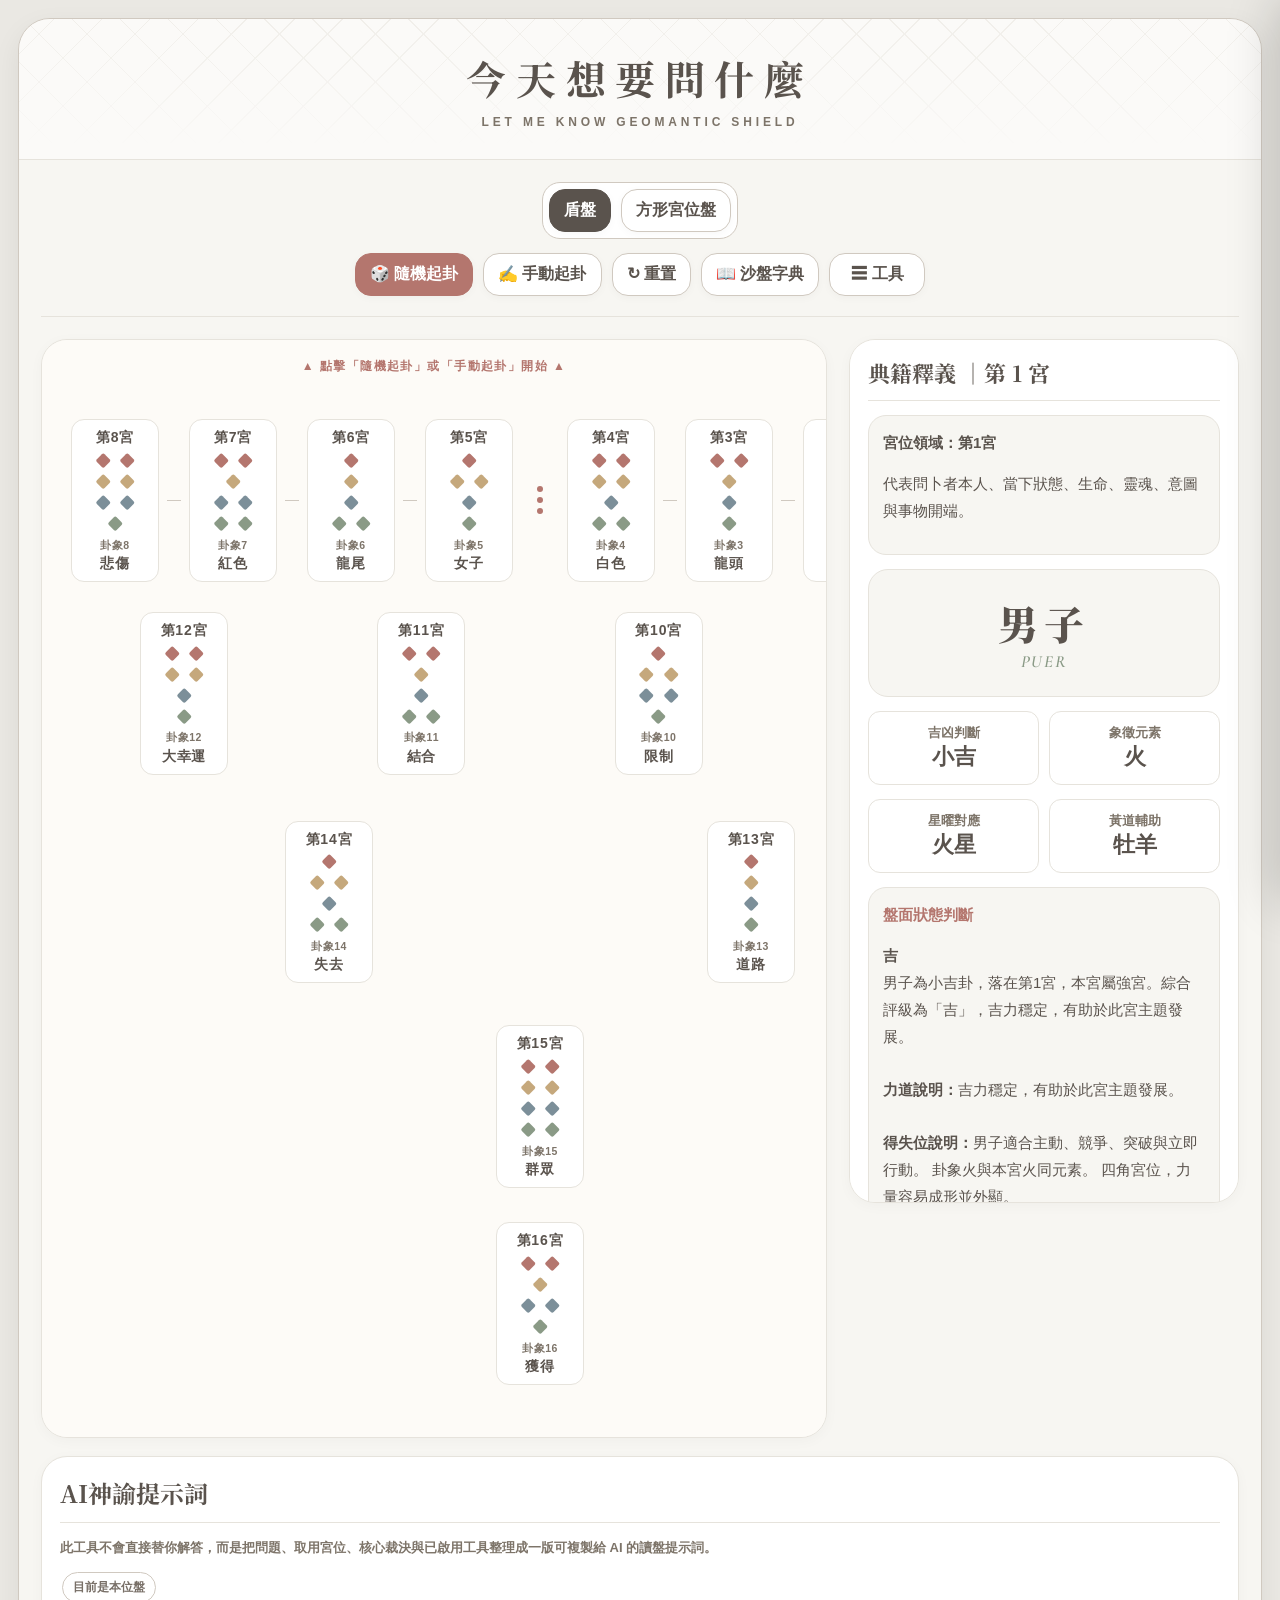
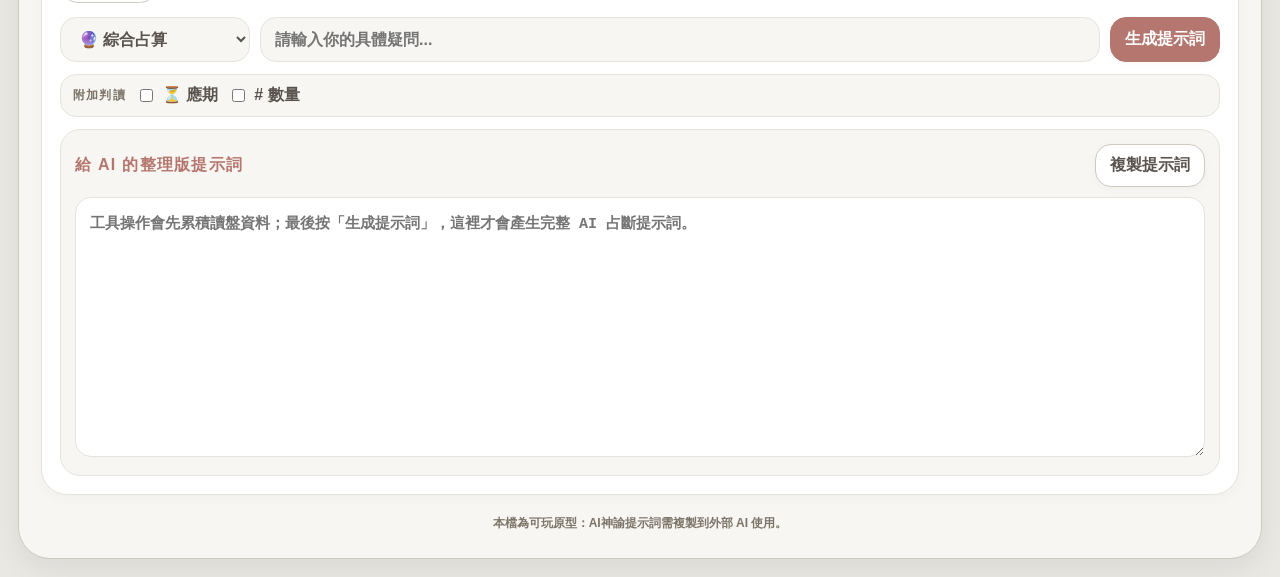
<file: index.html>
<!doctype html>
<html lang="zh-Hant">
<head>
<meta charset="utf-8">
<meta name="viewport" content="width=device-width,initial-scale=1,viewport-fit=cover">
<title>今天想要問什麼｜ʿIlm al-Raml</title>
<style>
  html,body{margin:0;min-height:100%;background:#EAE8E3}
  .boot{min-height:100vh;display:grid;place-items:center;color:#7D7469;font:700 14px -apple-system,BlinkMacSystemFont,"Noto Sans TC",sans-serif;letter-spacing:.12em}
</style>
</head>
<body>
<div class="boot">正在載入沙盤……</div>
<script>
(async()=>{
  try{
    const res = await fetch('./index-core.html',{cache:'no-store'});
    if(!res.ok) throw new Error(`HTTP ${res.status}`);
    let html = await res.text();

    const oldCss = `    .brandLogo{width:64px;height:64px;border-radius:50%;object-fit:cover;display:block;margin:0 auto 10px;box-shadow:0 4px 14px #0002;border:2px solid var(--white)}\n    @media(min-width:901px){.brandLogo{width:80px;height:80px;margin-bottom:14px}}`;
    if(html.includes(oldCss)) html = html.replace(oldCss, '');
    html = html.replace(/\s*<img class="brandLogo"[\s\S]*?\/>\n/, '\n');

    const replaceRequired=(source,from,to,label)=>{
      if(!source.includes(from)) throw new Error(`Phase 0 hotfix target missing: ${label}`);
      return source.replace(from,to);
    };
    const replaceRequiredRegex=(source,pattern,to,label)=>{
      pattern.lastIndex=0;
      if(!pattern.test(source)) throw new Error(`Phase 0 hotfix target missing: ${label}`);
      pattern.lastIndex=0;
      return source.replace(pattern,to);
    };

    const phase0HouseData=`const HOUSE_DATA = [
  { name: "第1宮", meaning: "代表問卜者本人、當下狀態、生命、靈魂、意圖與事物開端。" },
  { name: "第2宮", meaning: "代表金錢、財富、流動資產、助手、得與失、買賣。" },
  { name: "第3宮", meaning: "代表兄弟姊妹、親戚、鄰居、短途旅行、消息、信件與夢境。" },
  { name: "第4宮", meaning: "代表父親、家庭、房地產、隱藏之物、事物根基與結局。" },
  { name: "第5宮", meaning: "代表子女、愛情、歡樂、宴會、禮物、衣物與懷孕。" },
  { name: "第6宮", meaning: "代表疾病、僕人、下屬、小動物、消耗、恐懼與憂慮。" },
  { name: "第7宮", meaning: "代表伴侶、合夥人、公開敵人、爭執、婚姻、尋物。" },
  { name: "第8宮", meaning: "代表死亡、恐懼、遺產、危險、痛苦、憂慮與毒藥。" },
  { name: "第9宮", meaning: "代表長途旅行、宗教、哲學、學問、信仰、星象。" },
  { name: "第10宮", meaning: "代表母親、國王、權威、職業、地位、榮譽與政府。" },
  { name: "第11宮", meaning: "代表朋友、希望、願望、幸運、支持者與喜悅的場所。" },
  { name: "第12宮", meaning: "代表隱藏敵人、監獄、秘密、悲傷、孤立與大型動物。" },
  { name: "第13宮｜問卜者見證", meaning: "代表問卜者、目的、當前情勢、內在祕密與問卜者側的見證。" },
  { name: "第14宮｜被問者見證", meaning: "代表被問者、所問之事、目標對象、另一方狀態與客體側見證。" },
  { name: "第15宮｜平衡宮", meaning: "代表裁決、衡量、鏡照與判斷，綜合第13宮與第14宮兩側見證。" },
  { name: "第16宮｜最終終局", meaning: "代表結果的結果、裁決後落地與最終結論。" }
];`;
    html=replaceRequiredRegex(html,/const HOUSE_DATA = \[[\s\S]*?\n\];/,phase0HouseData,'HOUSE_DATA');

    html=replaceRequired(html,'const HOUSE_ELEMENTS=["火","土","風","水","火","土","風","水","火","土","風","水",null,null,null,null];','const HOUSE_ELEMENTS=["火","風","水","土","火","風","水","土","火","風","水","土","火","風","水","土"];','HOUSE_ELEMENTS');

    const phase0CoreFocus=`function coreFocusInfo(idx){
  if(idx===0) return {label:"第1宮求問者",impact:.25,note:"第1宮代表問卜者當下，對整盤有基礎權重。"};
  if(idx===12) return {label:"問卜者見證",impact:.30,note:"第13宮代表問卜者、目的、當前情勢、內在祕密與問卜者側見證。"};
  if(idx===13) return {label:"被問者見證",impact:.30,note:"第14宮代表被問者、所問之事、目標對象、另一方狀態與客體側見證。"};
  if(idx===14) return {label:"平衡宮",impact:.55,note:"第15宮負責衡量第13宮與第14宮兩側見證並形成核心裁決。"};
  if(idx===15) return {label:"最終終局",impact:.55,note:"第16宮代表結果的結果、裁決後落地與最終結論。"};
  return {label:"一般宮",impact:0,note:"此宮不屬於第1宮與第13至16宮核心裁決軸。"};
}`;
    html=replaceRequiredRegex(html,/function coreFocusInfo\(idx\)\{[\s\S]*?\n\}/,phase0CoreFocus,'coreFocusInfo');

    const phase0CorePrompt=`function coreLinesForPrompt(){
  const items=[
    [0,'第1宮／求問者當下'],
    [12,'第13宮／問卜者見證／問卜者、目的、當前情勢與內在祕密'],
    [13,'第14宮／被問者見證／被問者、所問之事、目標對象與另一方狀態'],
    [14,'第15宮／平衡宮／衡量兩側見證並形成核心裁決'],
    [15,'第16宮／最終終局／結果的結果與裁決後落地']
  ];
  return items.map(([idx,label])=>{
    const fig=state.chart[idx], d=FIGURE_DATA[fig];
    const status=(ensurePromptLayers().fortune||state.fortuneLightMode)?\`｜力道：\${statusEvaluation(idx).band.label}\`:'';
    return \`\${label}：\${d.nameZh}｜\${d.nature}｜\${d.element}\${status}\`;
  }).join("\\n");
}`;
    html=replaceRequiredRegex(html,/function coreLinesForPrompt\(\)\{[\s\S]*?\n\}/,phase0CorePrompt,'coreLinesForPrompt');

    const publicRoleFixes=[['右證人','問卜者見證'],['左證人','被問者見證'],['法官','平衡宮'],['最終判決','最終終局'],['心念宮','意圖宮'],['求問者背景與已成因素','問卜者、目的、當前情勢與內在祕密'],['背景與已成因素','問卜者、目的、當前情勢與內在祕密'],['對方、環境與未來牽引','被問者、所問之事、目標對象與另一方狀態'],['負責呈現背景、對方、環境與未來牽引，訊號具有裁決前的證詞重量。','負責呈現問卜者側與被問者／客體側的見證訊號，具有裁決前的證詞重量。']];
    publicRoleFixes.forEach(([from,to])=>{html=html.split(from).join(to);});
    html=html.split('平衡宮宮').join('平衡宮');

    const publicAliasFixes=[['命宮','第1宮'],['財帛宮','第2宮'],['兄弟宮','第3宮'],['田宅宮','第4宮'],['男女宮','第5宮'],['子女宮','第5宮'],['奴僕宮','第6宮'],['夫妻宮','第7宮'],['伴侶宮','第7宮'],['疾厄宮','第8宮'],['死亡宮','第8宮'],['遷移宮','第9宮'],['遠行宮','第9宮'],['官祿宮','第10宮'],['福德宮','第11宮'],['相貌宮','第12宮'],['敵人宮','第12宮']];
    publicAliasFixes.forEach(([from,to])=>{html=html.split(from).join(to);});

    const houseNumberFixes=[['第十六宮','第16宮'],['十六宮','第16宮'],['第十五宮','第15宮'],['十五宮','第15宮'],['第十四宮','第14宮'],['十四宮','第14宮'],['第十三宮','第13宮'],['十三宮','第13宮'],['第十二宮','第12宮'],['十二宮','第12宮'],['第十一宮','第11宮'],['十一宮','第11宮'],['第十宮','第10宮'],['十宮','第10宮'],['第九宮','第9宮'],['九宮','第9宮'],['第八宮','第8宮'],['八宮','第8宮'],['第七宮','第7宮'],['七宮','第7宮'],['第六宮','第6宮'],['六宮','第6宮'],['第五宮','第5宮'],['五宮','第5宮'],['第四宮','第4宮'],['四宮','第4宮'],['第三宮','第3宮'],['三宮','第3宮'],['第二宮','第2宮'],['二宮','第2宮'],['第一宮','第1宮'],['一宮','第1宮']];
    houseNumberFixes.forEach(([from,to])=>{html=html.split(from).join(to);});

    const contextualBookLinks=`const FIGURE_BOOK_ID_BY_CODE={"1121":"puer","1222":"laetitia","2111":"caput-draconis","2212":"albus","1211":"puella","1112":"cauda-draconis","2122":"rubeus","2221":"tristitia","1122":"fortuna-minor","1221":"carcer","2112":"conjunctio","2211":"fortuna-major","1111":"via","1212":"amissio","2222":"populus","2121":"acquisitio"};
function contextualBookLinksHTML(idx,fig){
  const figureId=FIGURE_BOOK_ID_BY_CODE[fig];
  const houseId=\`house-\${String(idx+1).padStart(2,'0')}\`;
  if(!figureId) return '';
  return \`<div class="infoBox"><b style="color:var(--rose)">延伸閱讀</b><div style="display:flex;gap:8px;flex-wrap:wrap;margin-top:10px"><a class="navButton" href="./figure.html?id=\${encodeURIComponent(figureId)}">📘 卦象之書</a><a class="navButton" href="./house.html?id=\${encodeURIComponent(houseId)}">🏛️ 宮位之書</a><a class="navButton" href="./placement.html?figure=\${encodeURIComponent(figureId)}&house=\${encodeURIComponent(houseId)}">📖 此落宮</a></div></div>\`;
}`;
    html=replaceRequiredRegex(html,/function renderSide\(\)\{/,contextualBookLinks+'\nfunction renderSide(){','contextualBookLinks');
    html=replaceRequired(html,'    <div class="infoBox"><b style="color:var(--rose)">卦象補充</b><p>${figureProfileBodyHTML(f)}</p></div>`;','    <div class="infoBox"><b style="color:var(--rose)">卦象補充</b><p>${figureProfileBodyHTML(f)}</p></div>\n    ${contextualBookLinksHTML(state.selected,f)}`;','renderSide contextual book links');

    html=replaceRequired(html,'            <option value="time_quantity">⏳ 應期與數量</option>\n','','remove time_quantity domain option');
    html=replaceRequired(html,'        <div class="result" id="reading" style="display:none"></div>','        <div id="quantModes" style="display:flex;gap:10px;flex-wrap:wrap;align-items:center;margin-top:12px;padding:10px 12px;background:var(--panel);border:1px solid var(--line2);border-radius:16px"><b style="font-size:12px;color:var(--soft);letter-spacing:.1em">附加判讀</b><label style="display:inline-flex;align-items:center;gap:6px;font-weight:900"><input id="timingMode" type="checkbox" style="width:auto">⏳ 應期</label><label style="display:inline-flex;align-items:center;gap:6px;font-weight:900"><input id="quantityMode" type="checkbox" style="width:auto"># 數量</label></div>\n        <div class="result" id="reading" style="display:none"></div>','optional timing quantity controls');

    const quantitativePromptPatch=`const QUANT_PROMPT_MODE={timing:false,quantity:false};
function quantitativeFocusIndices(){const rule=selectedDomainRule();const layers=ensurePromptLayers();const raw=[14,15];if(layers.intent&&Number.isInteger(layers.intent.sourceIndex))raw.push(layers.intent.sourceIndex);raw.push(state.selected);(rule.focusHouses||[]).forEach(n=>raw.push(Number(n)-1));return [...new Set(raw.filter(i=>Number.isInteger(i)&&i>=0&&i<16))].slice(0,5)}
function quantitativeFigureValues(fig){const digits=String(fig||'').split('').map(Number);const abjad=[1,2,3,4],abdah=[1,2,4,8],bazdah=[2,7,4,8];const open=b=>digits.reduce((s,d,i)=>s+(d===1?b[i]:0),0);const weighted=b=>digits.reduce((s,d,i)=>s+b[i]*(d===2?2:1),0);return 'Abjad開'+open(abjad)+'/加權'+weighted(abjad)+'/Abdah'+open(abdah)+'/Bazdah'+open(bazdah)+'/點數'+digits.reduce((a,b)=>a+b,0)}
function quantitativeFocusLines(){return quantitativeFocusIndices().map(i=>'H'+(i+1)+' '+figName(state.chart[i])+'｜'+quantitativeFigureValues(state.chart[i])).join('\\n')}
function quantitativeQuestionScaleHints(question){const q=String(question||'').trim();const hints=[];if(!q)return '';if(/今天|今日|今晚|明天|明日|幾小時|多久回|何時回|回覆|消息|聯絡/.test(q))hints.push('題意偏短期：優先比較小時／日；除非盤面強烈否定，不得任意擴張到月／年。');if(/這週|本週|下週|幾週|約會|見面|短期/.test(q))hints.push('題意偏日／週尺度：優先比較日與週。');if(/這個月|本月|下個月|幾個月|三個月|半年|求職|專案|合作|感情發展/.test(q))hints.push('題意偏週／月尺度：優先比較週與月；若題目已限定月份，應期不得無故擴張到年。');if(/今年|明年|幾年|婚姻|結婚|搬遷|長期|事業|重大計畫/.test(q))hints.push('題意偏月／年尺度：優先比較月與年。');if(/多少錢|金額|收入|薪水|薪資|營收|價格|費用|資產|預算/.test(q))hints.push('計數對象為金額：先依題意與現實級距判倍率，再比較×100／×1,000／×10,000或更高；不得把裸數值直接當金額。');if(/幾個人|多少人|人數|幾人/.test(q))hints.push('計數對象為人數：通常優先×1或×10，除非題意明示大型群體。');if(/幾個|幾件|幾次|多少次|件數|次數/.test(q))hints.push('計數對象為個體／件數／次數：通常優先×1或×10，再依現實上限排除不合理倍率。');if(/一萬|十萬|百萬|千萬|萬/.test(q))hints.push('題目含明確萬位級線索：優先在×10,000及相鄰倍率中判定，不得退回個位級。');if(/一千|幾千|千/.test(q))hints.push('題目含明確千位級線索：優先在×1,000及相鄰倍率中判定。');if(/一百|幾百|百/.test(q))hints.push('題目含明確百位級線索：優先在×100及相鄰倍率中判定。');return hints.length?'【本題尺度限制】\\n'+[...new Set(hints)].join('\\n'):''}
function quantitativePromptSections(){const parts=[];if(QUANT_PROMPT_MODE.timing)parts.push('【應期判讀規則】\\n先判斷事件是否成立，再判時間；若事件本身不成立，不得強行給日期。\\n\\n一、成立性判定\\n以本題取用宮、H15平衡宮、H16最終終局交叉判定：事件是否可成、是否延遲、是否阻斷、是否為條件成立後才發生。\\n\\n二、時間單位判定\\n必須先選時間尺度，再套用數值；不得把數值直接當日期。\\n- 小時／日：即時消息、回覆、聯絡、當日事件、極短期行動。\\n- 日／週：約會、見面、短程行動、小型交易、短期進展。\\n- 週／月：求職、感情發展、專案、合作、一般交易、中期變化。\\n- 月／年：婚姻、搬遷、長期事業、大型計畫、重大人生變動。\\n- 問題已指定期限時，優先在該期限內選尺度，不得無故擴張。\\n- 題意不足時，保留最可能尺度與次可能尺度，不得假裝唯一確定。\\n\\n三、數值使用\\n焦點數值只是候選時間值，不是直接日期。例：主值7在日尺度約7日、週尺度約7週、月尺度約7個月、年尺度約7年。必須先說明選哪個尺度，再套值。\\n\\n四、交叉校驗\\n用本題取用宮、H15、H16、盤中位置與結果卦判斷提前、接近候選值、延後、不穩定或條件成立後才開始計時。\\n\\n五、輸出格式\\n必須回答：1事件是否可成；2最可能時間單位；3主候選時間；4合理區間；5次可能尺度；6成立條件；7不確定性。\\n禁止直接把單一數字當日期、無依據指定某月某日、事件不成立仍硬給應期。');if(QUANT_PROMPT_MODE.quantity)parts.push('【數量判讀規則】\\n先確認計數對象，再判倍率，最後套用數值；不得直接把卦象數值當最終答案。\\n\\n一、確認計數對象\\n先判斷本題是在計算人數、件數、次數、金額、距離、面積、比例、數量級或其他量值。\\n\\n二、倍率判定\\n必須先選數量級，再套用候選值。可用倍率：×1、×10、×100、×1,000、×10,000，必要時更高。\\n\\n三、依問題現實尺度判倍率\\n- 個體級×1：幾個人、幾件物品、幾次、小型件數。\\n- 十位級×10：小群體、小批量、期間累積次數、小型銷量。\\n- 百位級×100：中型銷量、小型金額級距、中型件數或群體。\\n- 千位級×1,000：薪資、一般價格、中大型交易、大型件數、營收級距。\\n- 萬位級×10,000：大型金額、資產、高額交易、大型人口或數量級。\\n- 題目已有明確上下限時，必須優先在該範圍內選倍率，不得跳出現實限制。\\n\\n四、數值使用\\n先依數值優先規則選主值，再用其他數值校驗。例：主值7可形成7、70、700、7,000、70,000；不得全部列完後任意挑一個，必須依問題現實尺度排除不合理倍率。\\n\\n五、交叉校驗\\n以本題取用宮、H15、H16、單複數傾向、現實上下限與盤面支持程度判斷偏小、接近主值、偏大、區間型或無法精確。\\n\\n六、輸出格式\\n必須回答：1計數對象；2判定倍率；3主候選值；4合理區間；5次可能倍率；6排除其他倍率的理由；7不確定性。\\n禁止直接照抄卦象數值、不判倍率、把人數金額件數用同一尺度、給假精確數字。');if(QUANT_PROMPT_MODE.timing&&QUANT_PROMPT_MODE.quantity)parts.push('【應期與數量共同規則】\\n應期與數量必須分開判定，不得共用同一尺度。時間先判小時／日／週／月／年；數量先判×1／×10／×100／×1,000／×10,000。同一候選值可因問題不同產生不同結果。例：主值7，應期可能是7日或7週；數量可能是70、700或7,000。必須分別說明：1為何選該時間單位；2為何選該數量倍率；3哪些盤面證據支持；4哪些替代尺度被排除。');if(parts.length){const hint=quantitativeQuestionScaleHints(typeof questionInputValue==='function'?questionInputValue():(document.getElementById('question')?.value||''));if(hint)parts.push(hint);parts.push('【數值焦點】\\n'+quantitativeFocusLines()+'\\n說明：僅列本題相關焦點；數值是候選尺度，不是直接答案。多組數值衝突時不得任意挑選，必須說明採用主值的理由，其他數值僅作校驗。')}return parts.length?parts.join('\\n\\n')+'\\n\\n':''}
`;
    html=replaceRequiredRegex(html,/function buildOraclePrompt\(question\)\{/,quantitativePromptPatch+'function buildOraclePrompt(question){','quantitative prompt helpers');
    html=replaceRequired(html,'\\n\\n【解讀要求】','\\n\\n${quantitativePromptSections()}【解讀要求】','inject quantitative prompt sections');
    html=replaceRequired(html,'$("domain").onchange=()=>{resetReading(); render(); refreshOraclePromptPreview()};','$("domain").onchange=()=>{resetReading(); render(); refreshOraclePromptPreview()};\nif($("timingMode")) $("timingMode").onchange=e=>{QUANT_PROMPT_MODE.timing=!!e.target.checked; resetReading(); renderBadges(); refreshOraclePromptPreview()};\nif($("quantityMode")) $("quantityMode").onchange=e=>{QUANT_PROMPT_MODE.quantity=!!e.target.checked; resetReading(); renderBadges(); refreshOraclePromptPreview()};','bind quantitative mode controls');
    html=replaceRequired(html,'  $("modeBadges").innerHTML=html;','  if(QUANT_PROMPT_MODE.timing) html+=`<span class="badge">⏳ 應期判讀</span>`;\n  if(QUANT_PROMPT_MODE.quantity) html+=`<span class="badge"># 數量判讀</span>`;\n  $("modeBadges").innerHTML=html;','quantitative mode badges');

    html=html.replace('  const q=$("question").value.trim();\n  if(!q){alert("先輸入問題。");return}\n','  const q=$("question").value.trim()||"未提供（請依盤面進行一般性判讀）";\n');

    html=replaceRequiredRegex(html,/\s*<div style="margin-top:12px;display:none" id="saveRow">[\s\S]*?<div class="diaryList" id="diaryList"><\/div>/,'','diary output UI');
    html=replaceRequired(html,'      <button id="diaryBtn">☁️ 占卜日記</button>\n','','diary drawer button');
    html=html.replace('保存盤面圖片或本次 AI 提示詞紀錄。','下載保存本次盤面圖片。');
    html=html.replace('本檔為可玩原型：資料儲存在你的瀏覽器 localStorage；AI神諭提示詞需複製到外部 AI 使用。','本檔為可玩原型：AI神諭提示詞需複製到外部 AI 使用。');
    html=replaceRequiredRegex(html,/\/\* 08B Diary and manual casting [\s\S]*?function renderManual\(\)\{/,'/* 08B Manual casting ---------------------------------------------- */\nfunction renderManual(){','diary functions');
    html=html.replace('  if($("saveRow")) $("saveRow").style.display=\'none\';\n','');
    html=html.replace('  $("saveRow").style.display="block";\n','');
    html=html.replace('$("saveBtn").onclick=saveDiary;\n','');
    html=html.replace('$("diaryBtn").onclick=()=>{$("diaryList").classList.toggle("open"); renderDiary()};\n','');
    html=html.replace(',.diaryList','');
    html=html.replace('AI prompt, diary, manual casting, board image export','AI prompt, manual casting, board image export');
    html=html.replace('four elements, four states, AI prompt, diary','four elements, four states, AI prompt');
    html=html.replace(/\$\("saveRow"\)\.style\.display\s*=\s*["'](?:none|block)["'];/g,'');

    document.open();
    document.write(html);
    document.close();
  } catch (err) {
    document.body.innerHTML = `<div class="boot">載入失敗：${String(err.message||err)}</div>`;
  }
})();
</script>
</body>
</html>
</file>
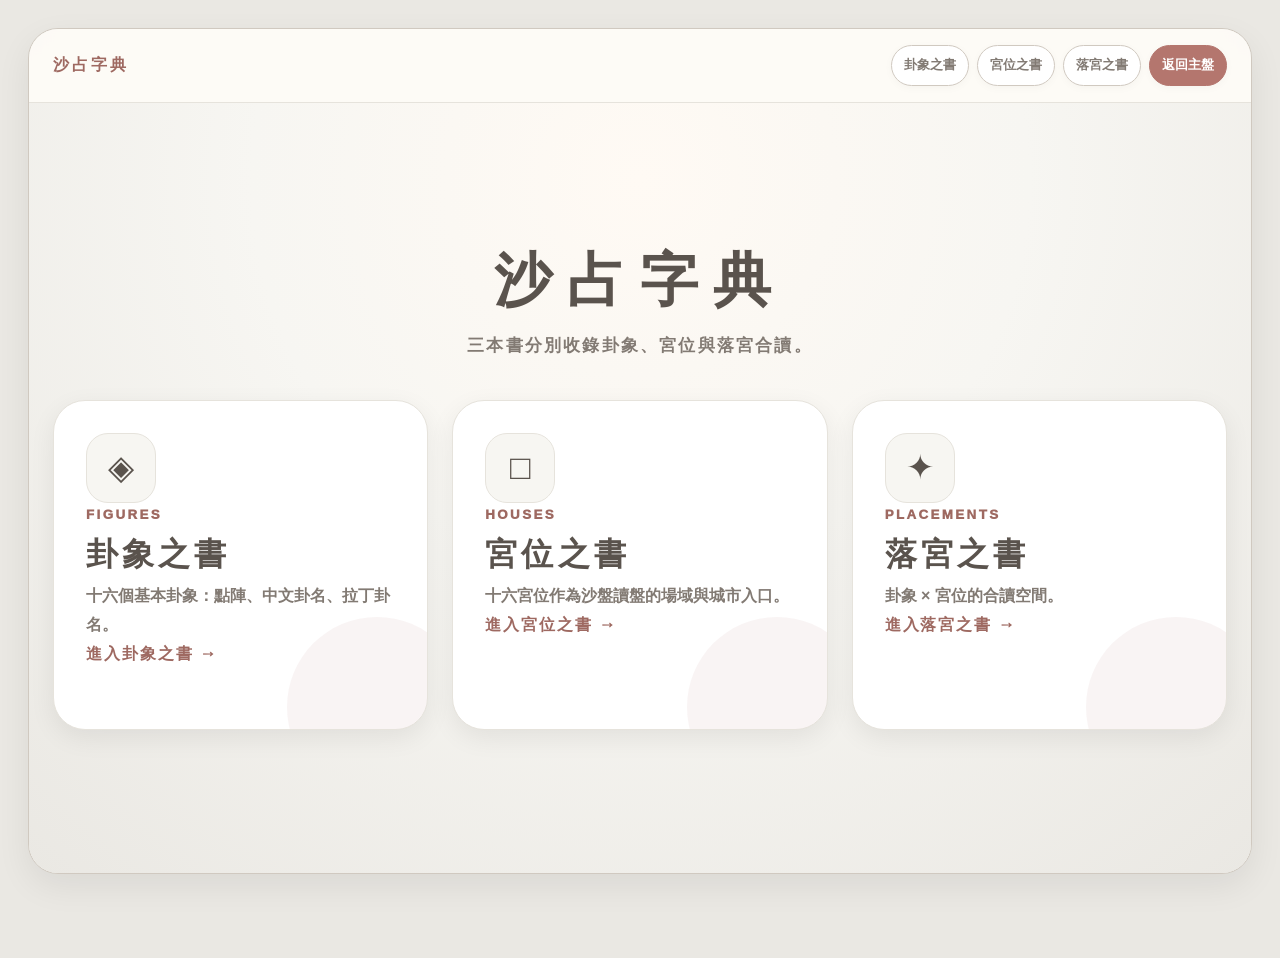
<file: dictionary.html>
<!doctype html>
<html lang="zh-Hant">
<head>
  <meta charset="utf-8" />
  <meta name="viewport" content="width=device-width, initial-scale=1" />
  <title>沙占字典｜ʿIlm al-Raml</title>
  <style>
:root{
      --bg:#EAE8E3; --panel:#F7F6F2; --paper:#FDFBF7; --white:#fff;
      --ink:#5A534D; --muted:#827A73; --soft:#99928A; --line:#D0C9C0; --line2:#E6E3DC;
      --rose:#B4766E; --rose2:#9E6961; --gold:#C5A87C; --blue:#7C8F99; --green:#8A9A86; --orange:#D97757;
      --fire:#D65245; --air:#B8874A; --water:#4F90C8; --earth:#8A9A86;
      --shadow:0 8px 26px #00000012; --shadow2:0 18px 50px #0000001a;
    }
    *{box-sizing:border-box}
    html{scroll-behavior:smooth}
    body{margin:0;background:var(--bg);color:var(--ink);font-family:-apple-system,BlinkMacSystemFont,"Noto Sans TC","Microsoft JhengHei",Segoe UI,sans-serif;line-height:1.75}
    button,input,select{font:inherit}
    a{color:inherit;text-decoration:none}
    .wrap{max-width:1420px;margin:0 auto;padding:28px 28px 84px}
    .app{background:var(--panel);border:1px solid var(--line);border-radius:30px;overflow:hidden;box-shadow:0 12px 34px #00000012}
    .topbar{position:sticky;top:0;z-index:30;display:flex;align-items:center;justify-content:space-between;gap:18px;padding:16px 24px;background:#fdfbf7ea;border-bottom:1px solid var(--line2);backdrop-filter:blur(10px)}
    .brand{font-weight:1000;letter-spacing:.18em;color:var(--rose2);white-space:nowrap}
    .nav{display:flex;gap:8px;align-items:center;flex-wrap:wrap;justify-content:flex-end}
    .pill,button.pill{border:1px solid var(--line);background:white;border-radius:999px;padding:8px 12px;font-weight:900;font-size:13px;color:var(--muted);cursor:pointer;box-shadow:0 2px 8px #00000008}
    .pill.primary{background:var(--rose);border-color:var(--rose);color:white}
    .view{display:none}
    .view.active{display:block;animation:fadeIn .18s ease-out both}
    @keyframes fadeIn{from{opacity:0;transform:translateY(4px)}to{opacity:1;transform:translateY(0)}}
    .homeHero{min-height:calc(100vh - 130px);display:grid;place-items:center;padding:54px 24px;background:radial-gradient(circle at 50% 10%,#fffaf4 0,#f7f6f2 42%,#eae8e3 100%)}
    .homeInner{width:100%;max-width:1220px;text-align:center}
    h1{margin:0;font-size:58px;letter-spacing:.26em;line-height:1.16;color:var(--ink)}
    .homeSub{margin:16px auto 38px;max-width:820px;color:var(--muted);font-size:17px;font-weight:850;letter-spacing:.13em;line-height:1.95}
    .gateGrid{display:grid;grid-template-columns:repeat(3,minmax(0,1fr));gap:24px;margin-top:28px}
    .gate{position:relative;display:flex;flex-direction:column;align-items:flex-start;gap:16px;min-height:330px;background:white;border:1px solid var(--line2);border-radius:32px;padding:32px;text-align:left;box-shadow:var(--shadow);cursor:pointer;transition:.2s;overflow:hidden}
    .gate:before{content:"";position:absolute;inset:auto -40px -68px auto;width:180px;height:180px;border-radius:50%;background:#b4766e14}
    .gate:hover{transform:translateY(-4px);box-shadow:var(--shadow2);border-color:var(--rose)}
    .gateIcon{width:70px;height:70px;border-radius:22px;background:var(--panel);display:grid;place-items:center;font-size:34px;border:1px solid var(--line2)}
    .gate h2{margin:0;font-size:32px;letter-spacing:.13em}
    .gate small{display:block;color:var(--rose2);font-weight:1000;letter-spacing:.18em;text-transform:uppercase}
    .gate p{margin:0;color:var(--muted);font-weight:760;line-height:1.8}
    .gateAction{margin-top:auto;color:var(--rose2);font-weight:1000;letter-spacing:.12em}
    main{padding:38px}
    .viewHead{display:flex;justify-content:space-between;align-items:flex-end;gap:18px;margin-bottom:18px;border-bottom:1px solid var(--line2);padding-bottom:15px}
    .viewHead h2{margin:0;font-size:38px;letter-spacing:.18em}
    .viewLead{margin:8px 0 0;color:var(--muted);font-weight:760}
    .toolbar{display:flex;gap:10px;flex-wrap:wrap;align-items:center;margin:18px 0}
    .searchBox{flex:1;min-width:240px;display:flex;align-items:center;background:white;border:1px solid var(--line);border-radius:18px;padding:4px 8px}
    .searchBox input{width:100%;border:0;background:transparent;outline:0;padding:11px 10px;font-weight:850;color:var(--ink)}
    .chip{border:1px solid var(--line);background:white;color:var(--muted);border-radius:999px;padding:7px 12px;font-size:13px;font-weight:900;cursor:pointer}
    .chip.active{background:var(--ink);border-color:var(--ink);color:white}
    .grid{display:grid;grid-template-columns:repeat(2,1fr);gap:16px}
    .figureIndexGrid{display:grid;grid-template-columns:repeat(4,minmax(0,1fr));gap:20px}
    .figureMiniCard{background:white;border:1px solid var(--line2);border-radius:30px;padding:22px 18px;box-shadow:var(--shadow);scroll-margin-top:96px;cursor:pointer;transition:.18s;min-height:292px;display:flex;flex-direction:column;align-items:center;text-align:center;justify-content:space-between}
    .figureMiniCard:hover{transform:translateY(-3px);border-color:var(--rose);box-shadow:var(--shadow2)}
    .figureMiniCard .figBox{width:96px;min-height:126px;margin:0 auto 14px}
    .figureMiniCard h3{margin:0;font-size:27px;letter-spacing:.12em;line-height:1.25}
    .figureMiniCard .latin{font-size:13px;margin-top:4px;line-height:1.35}
    .figureMiniCard .metaLine{justify-content:center;margin-top:10px}
    .figureMiniCard .codeTag{margin-top:12px;color:var(--soft);font-size:13px;font-weight:1000;letter-spacing:.16em}
    .figureCard,.houseCard,.resultCard{background:white;border:1px solid var(--line2);border-radius:28px;padding:18px;box-shadow:var(--shadow);scroll-margin-top:86px}
    .cardTop{display:grid;grid-template-columns:88px 1fr;gap:16px;align-items:center}
    .figBox{background:var(--paper);border:1px solid var(--line2);border-radius:22px;padding:14px;display:grid;place-items:center;min-height:126px}
    .dots{display:flex;flex-direction:column;gap:8px;align-items:center}
    .line{height:14px;display:flex;align-items:center;justify-content:center;gap:14px}
    .dot{width:11px;height:11px;transform:rotate(45deg);border-radius:2px;background:currentColor}
    .fire{color:var(--fire)} .air{color:var(--air)} .water{color:var(--water)} .earth{color:var(--earth)}
    .metaLine{display:flex;gap:7px;flex-wrap:wrap;margin-top:8px}
    .badge{display:inline-flex;border:1px solid var(--line2);background:var(--panel);border-radius:999px;padding:5px 10px;font-size:13px;font-weight:900;color:var(--muted)}
    .badge.water{background:#eef7ff;color:var(--water)} .badge.fire{background:#fff0ed;color:var(--fire)} .badge.air{background:#f4fdff;color:var(--air)} .badge.earth{background:#fff6e8;color:var(--earth)}
    .figureCard h3,.houseCard h3{margin:0;font-size:26px;letter-spacing:.08em;line-height:1.25}
    .latin{color:var(--green);font-weight:1000;letter-spacing:.08em;text-transform:uppercase;font-size:13px}
    .one{margin:14px 0 0;background:var(--paper);border:1px solid var(--line2);border-radius:18px;padding:12px 14px;font-weight:850;color:var(--rose2)}
    details{margin-top:12px;background:var(--panel);border:1px solid var(--line2);border-radius:18px;padding:0 13px}
    summary{cursor:pointer;font-weight:1000;padding:11px 0;color:var(--ink)}
    details .body{padding:0 0 13px;color:var(--muted);font-weight:720}
    .keywordGroup{display:flex;gap:8px;flex-wrap:wrap;margin:9px 0}
    .keywordGroup b{font-size:13px;color:var(--soft);letter-spacing:.08em}
    .houseGrid{display:grid;grid-template-columns:repeat(2,minmax(0,1fr));gap:18px}
    .houseCard .num{width:44px;height:44px;border-radius:15px;display:grid;place-items:center;background:var(--rose);color:white;font-weight:1000;float:left;margin-right:12px}
    .comboPanel{display:grid;grid-template-columns:400px 1fr;gap:24px;align-items:start}
    .comboControls{background:white;border:1px solid var(--line2);border-radius:28px;padding:18px;box-shadow:var(--shadow);position:sticky;top:78px}
    label{display:block;font-size:13px;color:var(--soft);font-weight:1000;letter-spacing:.12em;margin:12px 0 6px}
    select{width:100%;border:1px solid var(--line);background:var(--panel);border-radius:16px;padding:12px 13px;color:var(--ink);font-weight:850}
    .comboFormula{margin-top:14px;padding:12px;border-radius:18px;background:var(--paper);border:1px solid var(--line2);font-weight:900;color:var(--rose2)}
    .empty{padding:24px;background:white;border:1px solid var(--line2);border-radius:24px;color:var(--muted);font-weight:800;text-align:center}
    .hidden{display:none!important}


    /* Entrance transition: Book of Figures — A version / desktop-first */
    .transitionOverlay{position:fixed;inset:0;z-index:9000;display:none;align-items:center;justify-content:center;padding:40px;background:radial-gradient(circle at 50% 18%,#fff7e9cc 0,#5a534d99 48%,#3f3731c8 100%);backdrop-filter:blur(10px);opacity:0;pointer-events:none;overflow:hidden}
    .transitionOverlay.open{display:flex;pointer-events:auto;animation:overlayIn .22s ease-out both}
    .transitionOverlay.closing{animation:overlayOut .32s ease-in both}
    .transitionOverlay:before{content:"";position:absolute;inset:-20%;background:radial-gradient(circle at 28% 30%,#f7e8af66 0 1px,transparent 2px),radial-gradient(circle at 70% 60%,#ffffff55 0 1px,transparent 2px);background-size:34px 34px,46px 46px;opacity:.42;animation:sandDrift 1.35s linear both}
    .transitionStage{position:relative;width:min(1040px,calc(100vw - 80px));height:min(620px,calc(100vh - 90px));display:grid;place-items:center;perspective:1600px;isolation:isolate}
    .transitionBook{position:relative;width:min(940px,100%);height:min(540px,100%);filter:drop-shadow(0 36px 58px #0000004a);transform-style:preserve-3d;animation:bookRise .28s cubic-bezier(.2,.85,.26,1) both}
    .bookAura{position:absolute;inset:10% 7%;border-radius:48px;background:radial-gradient(circle,#f7e8af52 0,#b4766e17 46%,transparent 72%);filter:blur(14px);animation:auraPulse 1.05s ease-out both}
    .bookShadow{position:absolute;left:10%;right:10%;bottom:-24px;height:38px;border-radius:50%;background:#00000038;filter:blur(15px);animation:shadowGrow 1.05s ease-out both}
    .bookPage{position:absolute;top:28px;bottom:28px;width:50%;background:linear-gradient(135deg,#fffdf7 0%,#f7f1e6 54%,#eee3d2 100%);border:1px solid #d7c9b8;box-shadow:inset 0 0 0 1px #ffffffa8,0 18px 40px #00000024;overflow:hidden;backface-visibility:hidden}
    .bookPage:before{content:"";position:absolute;inset:18px;border:1px solid #d0c9c070;border-radius:22px;pointer-events:none}
    .bookPage:after{content:"";position:absolute;top:0;bottom:0;width:54px;opacity:.55;pointer-events:none}
    .bookPage.left{left:0;border-radius:34px 12px 12px 34px;transform-origin:100% 50%;animation:leftPageOpen 1.05s cubic-bezier(.18,.72,.22,1) both}
    .bookPage.right{right:0;border-radius:12px 34px 34px 12px;transform-origin:0 50%;animation:rightPageOpen 1.05s cubic-bezier(.18,.72,.22,1) both}
    .bookPage.left:after{right:0;background:linear-gradient(to left,#9f8c7526,transparent)}
    .bookPage.right:after{left:0;background:linear-gradient(to right,#9f8c7526,transparent)}
    .bookSpine{position:absolute;top:25px;bottom:25px;left:50%;width:20px;transform:translateX(-50%);border-radius:999px;background:linear-gradient(90deg,#9f8c7536,#fff7eacc,#9f8c7536);box-shadow:0 0 16px #00000014;z-index:4;animation:spineGlow 1.05s ease-out both}
    .transitionBook:before{content:"";position:absolute;left:22%;right:22%;top:50%;height:190px;transform:translateY(-10%);z-index:5;border-radius:50%;background:radial-gradient(ellipse at center,#f7e8af70 0%,#ead8ab42 38%,#c5a87c18 58%,transparent 76%);filter:blur(10px);opacity:0;animation:pageGlyphGlow 1.18s ease-out .42s both;pointer-events:none}
    .bookEmission{position:absolute;left:50%;top:59%;z-index:9;width:330px;height:92px;transform:translate(-50%,-50%) rotateX(58deg);border-radius:50%;background:radial-gradient(ellipse at center,#fff7d8d8 0%,#f3e5b5a0 22%,#c5a87c48 48%,transparent 76%);filter:blur(4px);opacity:0;mix-blend-mode:screen;animation:emissionOpen 1.18s ease-out .46s both;pointer-events:none}
    .bookEmission:before{content:"";position:absolute;left:50%;top:50%;width:68%;height:2px;transform:translate(-50%,-50%);border-radius:999px;background:linear-gradient(90deg,transparent,#fff8d8,#c5a87c,transparent);box-shadow:0 0 18px #f3e5b5cc,0 0 38px #c5a87c80;opacity:.92}
    .bookTitleBlock{position:absolute;left:50%;top:39%;width:min(560px,64%);transform:translate(-50%,-50%);text-align:center;z-index:7;animation:titleReveal .62s ease-out .42s both}
    .transitionTitle{font-size:56px;font-weight:1000;letter-spacing:.34em;color:var(--ink);line-height:1.2;text-shadow:0 2px 0 #fff8}
    .transitionSub{margin-top:10px;font-size:13px;color:var(--rose2);font-weight:1000;letter-spacing:.34em;text-transform:uppercase}
    .bookRule{width:210px;height:1px;margin:22px auto 0;background:linear-gradient(90deg,transparent,var(--gold),transparent)}
    .bookSeal{width:64px;height:64px;margin:18px auto 0;border-radius:50%;display:grid;place-items:center;background:#fff9eb;border:1px solid #d8c47d;box-shadow:0 0 0 8px #f7e8af35,0 0 28px #f7e8af85;color:var(--rose2);font-weight:1000;letter-spacing:.08em;animation:sealPop .48s cubic-bezier(.2,1.25,.24,1) .66s both}
    .transitionGlyphs{position:absolute;left:50%;top:58%;z-index:10;width:1px;height:1px;transform-style:preserve-3d;perspective:1600px;pointer-events:none;animation:glyphSourcePulse .42s ease-out .52s both}
    .transitionGlyphs:before{content:"";position:absolute;left:50%;top:50%;width:190px;height:120px;transform:translate(-50%,-50%);border-radius:50%;background:radial-gradient(ellipse at center,#f7e8af95 0%,#e7d2a15e 36%,#c5a87c22 62%,transparent 78%);filter:blur(12px);opacity:0;animation:glyphPortalGlow 1.05s ease-out .48s both}
    .transitionGlyph{position:absolute;left:0;top:0;width:74px;height:74px;margin:-37px 0 0 -37px;background:transparent;border:0;border-radius:0;padding:0;display:grid;place-items:center;color:#C5A87C;opacity:0;transform-origin:center;filter:drop-shadow(0 1px 0 #fff8) drop-shadow(0 0 12px #f3e5b5a0);animation:glyphFlyOut 1.34s cubic-bezier(.12,.78,.16,1) both;animation-delay:calc(.62s + var(--i) * 34ms)}
    .transitionGlyph:after{content:"";position:absolute;left:50%;top:50%;width:58px;height:1.5px;border-radius:999px;background:linear-gradient(90deg,#f3e5b5b0,transparent);transform:translate(-50%,-50%) rotate(var(--trail)) scaleX(0);transform-origin:0 50%;opacity:0;animation:glyphTrail 1.08s ease-out both;animation-delay:calc(.72s + var(--i) * 34ms);pointer-events:none}
    .transitionGlyph .fire,.transitionGlyph .air,.transitionGlyph .water,.transitionGlyph .earth{color:#C5A87C!important}
    .transitionGlyph .dots{gap:4px;opacity:.96}.transitionGlyph .line{height:7px;gap:7px}.transitionGlyph .dot{width:6px;height:6px;border-radius:1.4px;background:currentColor;box-shadow:0 0 0 1px #fff6,0 0 12px #f3e5b577}
    .figureMiniCard.entering{opacity:0;animation:cardRise .46s cubic-bezier(.2,.85,.28,1) both;animation-delay:calc(var(--i) * 34ms)}
    @keyframes overlayIn{from{opacity:0}to{opacity:1}}
    @keyframes overlayOut{from{opacity:1}to{opacity:0}}
    @keyframes sandDrift{from{transform:translate3d(0,18px,0);opacity:0}22%{opacity:.42}to{transform:translate3d(0,-16px,0);opacity:.22}}
    @keyframes bookRise{from{opacity:0;transform:translateY(26px) scale(.94) rotateX(9deg)}to{opacity:1;transform:translateY(0) scale(1) rotateX(0)}}
    @keyframes leftPageOpen{0%{transform:rotateY(-78deg);filter:brightness(.72)}58%{transform:rotateY(6deg);filter:brightness(1.03)}100%{transform:rotateY(0);filter:brightness(1)}}
    @keyframes rightPageOpen{0%{transform:rotateY(78deg);filter:brightness(.72)}58%{transform:rotateY(-6deg);filter:brightness(1.03)}100%{transform:rotateY(0);filter:brightness(1)}}
    @keyframes titleReveal{from{opacity:0;transform:translate(-50%,-46%) scale(.95);filter:blur(4px)}to{opacity:1;transform:translate(-50%,-50%) scale(1);filter:blur(0)}}
    @keyframes sealPop{from{opacity:0;transform:scale(.55) rotate(-12deg)}to{opacity:1;transform:scale(1) rotate(0)}}
    @keyframes glyphSourcePulse{from{opacity:0;transform:translateY(18px) scale(.82)}to{opacity:1;transform:translateY(0) scale(1)}}
    @keyframes glyphPortalGlow{0%{opacity:0;transform:translate(-50%,-38%) scale(.42)}42%{opacity:1;transform:translate(-50%,-50%) scale(1.08)}100%{opacity:.52;transform:translate(-50%,-52%) scale(1)}}
    @keyframes glyphFlyOut{0%{opacity:0;transform:translate3d(0,42px,-220px) scale(.18) rotateZ(0deg) rotateX(34deg);filter:blur(12px) drop-shadow(0 0 0 #f3e5b500)}18%{opacity:.92;transform:translate3d(0,4px,-20px) scale(.62) rotateZ(0deg) rotateX(8deg);filter:blur(2px) drop-shadow(0 0 24px #f3e5b5c0)}54%{opacity:1;transform:translate3d(calc(var(--tx) * .74),calc(var(--ty) * .72),var(--tz)) scale(1.02) rotateZ(calc(var(--rz) * .7)) rotateX(0deg);filter:blur(.1px) drop-shadow(0 0 22px #f3e5b5b0)}78%{opacity:.88;transform:translate3d(var(--tx),var(--ty),calc(var(--tz) + 80px)) scale(1.11) rotateZ(var(--rz));filter:blur(.45px) drop-shadow(0 0 18px #f3e5b590)}100%{opacity:0;transform:translate3d(calc(var(--tx) * 1.2),calc(var(--ty) * 1.16),280px) scale(1.25) rotateZ(var(--rz));filter:blur(5px) drop-shadow(0 0 10px #f3e5b560)}}
    @keyframes glyphTrail{0%,18%{opacity:0;transform:translate(-50%,-50%) rotate(var(--trail)) scaleX(0)}42%{opacity:.55;transform:translate(-50%,-50%) rotate(var(--trail)) scaleX(1)}88%,100%{opacity:0;transform:translate(-50%,-50%) rotate(var(--trail)) scaleX(.35)}}
    @keyframes glyphFlyOutSmall{0%{opacity:0;transform:translate3d(0,24px,-80px) scale(.22) rotateZ(0deg);filter:blur(9px)}24%{opacity:1;transform:translate3d(0,0,8px) scale(.66) rotateZ(0deg);filter:blur(1px)}72%{opacity:.95;transform:translate3d(calc(var(--tx) * .48),calc(var(--ty) * .48),92px) scale(.98) rotateZ(var(--rz));filter:blur(.15px)}100%{opacity:0;transform:translate3d(calc(var(--tx) * .58),calc(var(--ty) * .56),126px) scale(1.08) rotateZ(var(--rz));filter:blur(3px)}}
    @keyframes emissionOpen{0%{opacity:0;transform:translate(-50%,-50%) rotateX(70deg) scale(.28)}32%{opacity:1;transform:translate(-50%,-50%) rotateX(58deg) scale(1.08)}100%{opacity:.55;transform:translate(-50%,-50%) rotateX(58deg) scale(1)}}
    @keyframes pageGlyphGlow{0%{opacity:0;transform:translateY(8%) scale(.72)}38%{opacity:.95;transform:translateY(-2%) scale(1.08)}100%{opacity:.64;transform:translateY(-10%) scale(1)}}
    @keyframes cardRise{from{opacity:0;transform:translateY(14px) scale(.96)}to{opacity:1;transform:translateY(0) scale(1)}}
    @keyframes auraPulse{from{opacity:0;transform:scale(.78)}to{opacity:1;transform:scale(1)}}
    @keyframes shadowGrow{from{opacity:0;transform:scaleX(.42)}to{opacity:1;transform:scaleX(1)}}
    @keyframes spineGlow{from{opacity:0}to{opacity:1}}

    /* Desktop-first refinement: the default layout is the primary desktop experience.
       Tablet and phone rules below only reduce density so the page remains usable. */
    @media (prefers-reduced-motion: reduce){html{scroll-behavior:auto}.view.active{animation:none!important;transition:none!important}}

    @media(max-width:1120px){.transitionStage{width:calc(100vw - 44px);height:min(560px,calc(100vh - 78px))}.transitionTitle{font-size:44px}.transitionGlyphs{top:58%}.transitionGlyph{width:56px;height:56px;margin:-28px 0 0 -28px}.bookTitleBlock{width:min(460px,70%)}.transitionBook:before{left:18%;right:18%;height:160px}}
    @media(max-width:760px){.transitionOverlay{padding:18px}.transitionStage{width:calc(100vw - 28px);height:min(430px,calc(100vh - 60px))}.transitionBook{height:100%}.bookPage{top:18px;bottom:18px}.bookTitleBlock{top:38%}.transitionTitle{font-size:30px;letter-spacing:.22em}.transitionSub{font-size:11px;letter-spacing:.18em}.bookSeal{width:54px;height:54px;margin-top:16px}.transitionGlyphs{top:60%}.transitionGlyph{width:38px;height:38px;margin:-19px 0 0 -19px;animation-name:glyphFlyOutSmall;animation-duration:.86s;animation-delay:calc(.52s + var(--i) * 24ms)}.transitionGlyph .line{height:5px;gap:5px}.transitionGlyph .dot{width:4px;height:4px}.bookRule{width:150px;margin-top:16px}.transitionBook:before{left:14%;right:14%;height:130px}.bookEmission{width:210px;height:70px}.transitionGlyph:after{display:none}}

    @media(max-width:1120px){.wrap{max-width:1000px;padding:22px 18px 72px}.gateGrid{gap:16px}.gate{min-height:300px;padding:26px}.gate h2{font-size:28px}.figureIndexGrid{gap:14px}.figureMiniCard{min-height:260px;padding:18px 14px}.figureMiniCard .figBox{width:84px;min-height:112px}.figureMiniCard h3{font-size:24px}.grid,.houseGrid,.comboPanel{grid-template-columns:1fr}.comboControls{position:static}h1{font-size:46px}}
    @media(max-width:820px){.gateGrid{grid-template-columns:1fr}.homeHero{min-height:auto;padding:58px 22px}.gate{min-height:240px}.figureIndexGrid{grid-template-columns:repeat(2,minmax(0,1fr));gap:12px}.topbar{align-items:flex-start}.brand{letter-spacing:.08em}main{padding:22px}.viewHead{display:block}.viewHead h2{font-size:30px}.cardTop{grid-template-columns:72px 1fr}.figBox{min-height:96px;padding:8px}.line{height:12px;gap:11px}.dot{width:10px;height:10px}}
    @media(max-width:560px){.wrap{padding:0}.app{border-radius:0;border-left:0;border-right:0}.homeHero{padding:42px 16px}h1{font-size:32px;letter-spacing:.18em}.homeSub{font-size:14px;letter-spacing:.08em}.gate{padding:20px;border-radius:26px}.figureIndexGrid{grid-template-columns:repeat(2,minmax(0,1fr));gap:10px}.figureMiniCard{min-height:218px;padding:13px;border-radius:24px}.figureMiniCard .figBox{width:72px;min-height:96px;margin-bottom:10px}.figureMiniCard h3{font-size:21px}.figureMiniCard .latin{font-size:11px}.badge{font-size:11px;padding:4px 8px}}


    /* Figure book cards: match the book-opening transition palette */
    .figureMiniCard{
      position:relative;
      background:
        radial-gradient(circle at 50% 0%, #fff8e8 0%, transparent 42%),
        linear-gradient(145deg,#fffdf7 0%,#f8f0dc 48%,#eadcc0 100%);
      border-color:#d7c6a5;
      box-shadow:0 12px 32px #7b5b2d18, inset 0 1px 0 #ffffffb8;
      color:#5A534D;
      overflow:hidden;
    }
    .figureMiniCard:before{
      content:"";
      position:absolute;
      inset:12px;
      border:1px solid #c5a87c38;
      border-radius:24px;
      pointer-events:none;
    }
    .figureMiniCard:after{
      content:"";
      position:absolute;
      left:50%;top:-80px;
      width:180px;height:180px;
      transform:translateX(-50%);
      border-radius:50%;
      background:radial-gradient(circle,#f7e8af52 0%,#c5a87c1c 45%,transparent 72%);
      pointer-events:none;
      opacity:.7;
    }
    .figureMiniCard:hover{
      border-color:#c5a87c;
      box-shadow:0 20px 54px #7b5b2d24, inset 0 1px 0 #ffffffd0;
    }
    .figureMiniCard .figBox{
      position:relative;
      z-index:1;
      background:
        radial-gradient(circle at 50% 18%,#fff6da 0%,#f3e5bf 42%,#e5d1ab 100%);
      border-color:#c5a87c66;
      box-shadow:inset 0 0 22px #ffffffb0, 0 6px 18px #8c6a3920;
      color:#b8955f;
    }
    .figureMiniCard .figBox .fire,
    .figureMiniCard .figBox .air,
    .figureMiniCard .figBox .water,
    .figureMiniCard .figBox .earth{
      color:#b8955f;
    }
    .figureMiniCard .figBox .dot{
      background:currentColor;
      box-shadow:0 0 8px #f7e8af66, 0 1px 0 #fff8;
    }
    .figureMiniCard h3,
    .figureMiniCard .latin,
    .figureMiniCard .codeTag,
    .figureMiniCard .metaLine{
      position:relative;
      z-index:1;
    }
    .figureMiniCard h3{color:#6a5740;text-shadow:0 1px 0 #fff7}
    .figureMiniCard .latin{color:#8f744d}
    .figureMiniCard .codeTag{color:#a98f68}
    .figureMiniCard .badge,
    .figureMiniCard .badge.fire,
    .figureMiniCard .badge.air,
    .figureMiniCard .badge.water,
    .figureMiniCard .badge.earth{
      background:#fff8e8;
      border-color:#d8c6a5;
      color:#8f744d;
      box-shadow:inset 0 1px 0 #ffffffcc;
    }

    /* Minimal figure-book cards: glyph + name only */
    .figureMiniCard{
      min-height:270px;
      justify-content:center;
      gap:22px;
      padding:30px 24px;
    }
    .figureMiniCard .figBox{
      width:126px;
      min-height:158px;
      margin:0;
    }
    .figureMiniCard h3{
      font-size:34px;
      letter-spacing:.18em;
      margin:0;
    }
    .figureMiniCard .figureNameBlock{
      position:relative;
      z-index:1;
      display:grid;
      gap:5px;
      justify-items:center;
    }
    .figureMiniCard .latin{
      margin-top:0;
      font-size:15px;
      letter-spacing:.16em;
      color:#8f744d;
      text-transform:uppercase;
    }
    @media(max-width:1120px){
      .figureMiniCard{min-height:246px;padding:24px 18px;gap:18px}
      .figureMiniCard .figBox{width:108px;min-height:138px}
      .figureMiniCard h3{font-size:30px}
      .figureMiniCard .latin{font-size:13px}
    }
    @media(max-width:560px){
      .figureMiniCard{min-height:190px;padding:16px 12px;gap:12px}
      .figureMiniCard .figBox{width:76px;min-height:98px}
      .figureMiniCard h3{font-size:22px;letter-spacing:.12em}
      .figureMiniCard .latin{font-size:10px;letter-spacing:.1em}
    }

    .bookLink{display:block;height:100%}
    .bookStatus{display:inline-flex;align-items:center;gap:6px;margin-top:auto;border:1px solid #d7c6a5;background:#fff8e8;color:#8f744d;border-radius:999px;padding:7px 12px;font-weight:1000;font-size:13px;letter-spacing:.1em}
    .pageNote{margin:18px 0 0;background:#fff8e8;border:1px solid #d7c6a5;border-radius:22px;padding:14px 16px;color:#7d6849;font-weight:850}
    .subtleLink{color:var(--rose2);font-weight:1000;text-decoration:none}

  

    /* Dictionary-page book transitions: all entry animations live here */
    .transitionOverlay.figureTransition{
      position:fixed!important;inset:0!important;z-index:2147483647!important;
      display:none;align-items:center;justify-content:center;padding:40px;
      background:radial-gradient(circle at 50% 18%,#fff7e9cc 0,#5a534d99 48%,#3f3731c8 100%);
      backdrop-filter:blur(10px);opacity:0;pointer-events:none;overflow:hidden;
    }
    .transitionOverlay.figureTransition.open{display:flex!important;pointer-events:auto!important;animation:overlayIn .22s ease-out both}
    .transitionOverlay.figureTransition.closing{animation:overlayOut .32s ease-in both}
    .transitionOverlay.figureTransition:before{content:"";position:absolute;inset:-20%;background:radial-gradient(circle at 28% 30%,#f7e8af66 0 1px,transparent 2px),radial-gradient(circle at 70% 60%,#ffffff55 0 1px,transparent 2px);background-size:34px 34px,46px 46px;opacity:.42;animation:sandDrift 1.35s linear both}
    body.transition-lock{overflow:hidden}
    .transitionOverlay{z-index:2147483647!important}
    .transitionOverlay.houseTransition{
      display:none;align-items:center;justify-content:center;padding:34px;
      background:radial-gradient(circle at 50% 16%,#fffbf2 0%,#8f7d67aa 34%,#2e2925eb 100%);
      backdrop-filter:blur(8px);
    }
    .transitionOverlay.houseTransition.open{display:flex;pointer-events:auto;animation:overlayIn .26s ease-out both}
    .transitionOverlay.houseTransition.closing{animation:overlayOut .38s ease-in both}
    .transitionOverlay.houseTransition::before,
    .transitionOverlay.placementTransition::before{content:"";position:absolute;inset:-12%;pointer-events:none;background:radial-gradient(circle at 22% 24%,#f5e4a94d 0 2px,transparent 3px),radial-gradient(circle at 76% 42%,#ffffff38 0 1px,transparent 2px),radial-gradient(circle at 54% 70%,#d8ba7260 0 1.5px,transparent 2.4px);background-size:44px 44px,58px 58px,72px 72px;opacity:.55;animation:houseDustFloat 10s linear infinite}
    .houseEntranceStage{position:relative;width:min(1280px,calc(100vw - 64px));height:min(760px,calc(100vh - 68px));border-radius:38px;overflow:hidden;box-shadow:0 44px 110px #00000055, inset 0 1px 0 #ffffff2a;border:1px solid #e2d3b180;background:#1f1a15;transform:translateY(12px) scale(.985);animation:houseStageRise .66s cubic-bezier(.16,.84,.22,1) both;isolation:isolate}
    .houseEntranceScene{position:absolute;inset:0;overflow:hidden}.houseEntranceScene img{position:absolute;inset:0;width:100%;height:100%;object-fit:cover;animation:houseSceneZoom 2.4s cubic-bezier(.18,.72,.22,1) both;filter:saturate(.92) sepia(.16) brightness(.92) contrast(1.02)}
    .houseSceneShade{position:absolute;inset:0;background:linear-gradient(180deg,#120f0b66 0%,#0000000e 28%,#120f0b99 100%),radial-gradient(circle at 50% 18%,#fff4d435 0%,transparent 42%),radial-gradient(circle at 50% 82%,#00000000 0%,#00000075 94%)}
    .houseSceneGlow{position:absolute;left:50%;top:52%;width:36%;height:54%;transform:translate(-50%,-50%);border-radius:50%;background:radial-gradient(circle,#fff2b765 0%,#e2c67b28 36%,transparent 72%);filter:blur(30px);opacity:0;animation:housePortalGlow 1.9s ease-out .32s both}.houseSceneVignette{position:absolute;inset:0;box-shadow:inset 0 0 0 1px #fffaef30,inset 0 0 120px #0000008f}
    .houseTextBlock{position:absolute;left:5.4%;bottom:7.4%;max-width:min(560px,48%);z-index:4;color:#fff6eb;animation:houseTextRise .72s ease-out .32s both}.houseOverline{display:inline-block;padding:8px 14px;border-radius:999px;background:#ffffff1a;border:1px solid #ffffff24;font-size:12px;font-weight:1000;letter-spacing:.28em;color:#f4dfb2;text-transform:uppercase;backdrop-filter:blur(8px)}
    .houseEntranceTitle{margin:18px 0 0;font-size:58px;line-height:1.12;letter-spacing:.18em;color:#fff9f0;text-shadow:0 6px 26px #00000044}.houseEntranceSub{margin:14px 0 0;font-size:16px;line-height:1.9;font-weight:760;letter-spacing:.08em;color:#f0e2c6;text-shadow:0 2px 14px #00000030}.houseEntranceLine{width:240px;height:1px;margin:22px 0;background:linear-gradient(90deg,#f4dfb2,#ffffff85,transparent)}
    .houseEntranceHint{display:flex;align-items:center;gap:10px;font-size:13px;font-weight:1000;letter-spacing:.18em;color:#f4dfb2;text-transform:uppercase;opacity:0;animation:houseHintGlow .8s ease-out 1.05s both}.houseEntranceHint::before{content:"";width:42px;height:1px;background:linear-gradient(90deg,#f4dfb2,transparent)}
    .houseArchMark{position:absolute;left:50%;top:49%;transform:translate(-50%,-50%);z-index:3;width:min(42vw,500px);aspect-ratio:1/.88;border-radius:50% 50% 12% 12% / 62% 62% 14% 14%;border:1px solid #f5deb089;background:linear-gradient(180deg,#fff5d418 0%,#fff5d402 58%,#00000000 100%);box-shadow:0 0 0 14px #f0d89812,0 0 42px #f6e0af38,inset 0 0 24px #fff6df22;opacity:0;animation:houseArchPulse 1.55s ease-out .44s both;pointer-events:none}.houseArchMark::before{content:"";position:absolute;left:50%;transform:translateX(-50%);top:22px;bottom:22px;width:calc(100% - 44px);border:1px solid #f5deb050;border-radius:inherit;opacity:.86}

    .transitionOverlay.placementTransition{display:none;align-items:center;justify-content:center;padding:40px;background:radial-gradient(circle at 50% 22%,#fff7e7 0,#5a534dcc 46%,#2f2924f2 100%);backdrop-filter:blur(10px);overflow:hidden}
    .transitionOverlay.placementTransition.open{display:flex;pointer-events:auto;animation:overlayIn .24s ease-out both}.transitionOverlay.placementTransition.closing{animation:overlayOut .36s ease-in both}
    .placementStage{position:relative;width:min(1120px,calc(100vw - 76px));height:min(640px,calc(100vh - 88px));border-radius:42px;background:linear-gradient(135deg,#fff9ee 0%,#efe0c2 45%,#d7bd8f 100%);border:1px solid #e8d7b6;box-shadow:0 40px 100px #0008, inset 0 1px 0 #fff9;overflow:hidden;isolation:isolate;animation:placementStageIn .5s cubic-bezier(.18,.84,.24,1) both}
    .placementStage::before{content:"";position:absolute;inset:-18%;background:radial-gradient(circle at 50% 50%,#fff8d99e 0,#f1dca54d 24%,transparent 54%);filter:blur(6px);animation:placementCorePulse 1.7s ease-out both}.placementStage::after{content:"";position:absolute;inset:28px;border:1px solid #b995573d;border-radius:34px;pointer-events:none}
    .placementTitleBlock{position:absolute;left:50%;top:20%;z-index:8;text-align:center;transform:translateX(-50%);animation:titleReveal .62s ease-out .18s both}.placementTitle{font-size:52px;font-weight:1000;letter-spacing:.26em;color:#5a4430;text-shadow:0 1px 0 #fff9}.placementSub{margin-top:10px;font-size:13px;font-weight:1000;letter-spacing:.24em;text-transform:uppercase;color:#8d7046}.placementRule{width:220px;height:1px;margin:18px auto;background:linear-gradient(90deg,transparent,#b99557,transparent)}
    .placementOrbit{position:absolute;left:50%;top:57%;width:min(690px,74vw);height:min(350px,42vh);transform:translate(-50%,-50%);z-index:5}.placementRing{position:absolute;left:50%;top:50%;border:1px solid #b9955755;border-radius:50%;transform:translate(-50%,-50%) rotateX(62deg);box-shadow:0 0 24px #fff0bd55}.placementRing.one{width:92%;height:64%;animation:ringIn .82s ease-out .18s both}.placementRing.two{width:62%;height:42%;animation:ringIn .82s ease-out .32s both}.placementCore{position:absolute;left:50%;top:50%;width:98px;height:98px;border-radius:50%;transform:translate(-50%,-50%);background:radial-gradient(circle,#fff8d9,#d5b073 58%,#8c6a37 100%);box-shadow:0 0 0 12px #f2d48b33,0 0 52px #f4d88aa0;animation:coreOpen 1.2s ease-out .52s both}
    .placementGlyph,.placementHouse{position:absolute;left:50%;top:50%;display:grid;place-items:center;color:#b99557;filter:drop-shadow(0 2px 0 #fff8) drop-shadow(0 0 12px #f8e7b2a0);opacity:0}.placementGlyph{width:46px;height:46px;animation:placementGlyphIn 1.28s cubic-bezier(.18,.84,.2,1) both;animation-delay:calc(.45s + var(--i)*32ms)}.placementGlyph .dots{gap:3px}.placementGlyph .line{height:5px;gap:5px}.placementGlyph .dot{width:4px;height:4px;border-radius:1px;background:currentColor;box-shadow:0 0 7px #fff0bd}
    .placementHouse{width:46px;height:46px;border-radius:14px;border:1px solid #b9955777;background:#fff7e7cc;font-size:16px;font-weight:1000;color:#7d6040;box-shadow:0 6px 18px #7b5b2d18;animation:placementHouseIn 1.28s cubic-bezier(.18,.84,.2,1) both;animation-delay:calc(.45s + var(--i)*32ms)}.placementConnect{position:absolute;left:50%;top:50%;width:1px;height:1px;z-index:3}.placementConnect::before{content:"";position:absolute;left:-190px;right:-190px;top:0;height:1px;background:linear-gradient(90deg,transparent,#b9955790,#fff4c6,#b9955790,transparent);transform-origin:center;opacity:0;animation:connectLine 1.1s ease-out .84s both}.placementFoot{position:absolute;left:50%;bottom:9%;transform:translateX(-50%);z-index:7;color:#7d6040;font-weight:1000;letter-spacing:.18em;opacity:0;animation:houseHintGlow .7s ease-out 1.18s both;text-align:center}

    @keyframes houseStageRise{from{opacity:0;transform:translateY(24px) scale(.975)}to{opacity:1;transform:translateY(0) scale(1)}}
    @keyframes houseSceneZoom{0%{transform:scale(1.02) translateY(14px)}58%{transform:scale(1.09) translateY(0)}100%{transform:scale(1.13) translateY(-6px)}}
    @keyframes housePortalGlow{0%{opacity:0;transform:translate(-50%,-46%) scale(.72)}36%{opacity:.85;transform:translate(-50%,-50%) scale(1)}100%{opacity:.45;transform:translate(-50%,-52%) scale(1.08)}}
    @keyframes houseTextRise{from{opacity:0;transform:translateY(22px)}to{opacity:1;transform:translateY(0)}}@keyframes houseHintGlow{from{opacity:0;transform:translateY(8px)}to{opacity:1;transform:translateY(0)}}@keyframes houseArchPulse{0%{opacity:0;transform:translate(-50%,-46%) scale(.88)}42%{opacity:1;transform:translate(-50%,-50%) scale(1.02)}100%{opacity:.72;transform:translate(-50%,-50%) scale(1)}}@keyframes houseDustFloat{from{transform:translate3d(0,16px,0)}to{transform:translate3d(0,-26px,0)}}
    @keyframes placementStageIn{from{opacity:0;transform:translateY(28px) scale(.96)}to{opacity:1;transform:translateY(0) scale(1)}}@keyframes placementCorePulse{0%{opacity:0;transform:scale(.7)}42%{opacity:1;transform:scale(1.03)}100%{opacity:.75;transform:scale(1)}}@keyframes ringIn{from{opacity:0;transform:translate(-50%,-50%) rotateX(62deg) scale(.55)}to{opacity:1;transform:translate(-50%,-50%) rotateX(62deg) scale(1)}}@keyframes coreOpen{0%{opacity:0;transform:translate(-50%,-50%) scale(.32)}38%{opacity:1;transform:translate(-50%,-50%) scale(1.12)}100%{opacity:1;transform:translate(-50%,-50%) scale(1)}}
    @keyframes placementGlyphIn{0%{opacity:0;transform:translate3d(calc(var(--sx) * 1px),calc(var(--sy) * 1px),0) scale(.48) rotate(var(--rot))}42%{opacity:1;transform:translate3d(calc(var(--sx) * .62px),calc(var(--sy) * .62px),0) scale(1) rotate(var(--rot))}100%{opacity:0;transform:translate3d(0,0,0) scale(.62) rotate(0)}}@keyframes placementHouseIn{0%{opacity:0;transform:translate3d(calc(var(--hx) * 1px),calc(var(--hy) * 1px),0) scale(.48)}42%{opacity:1;transform:translate3d(calc(var(--hx) * .62px),calc(var(--hy) * .62px),0) scale(1)}100%{opacity:0;transform:translate3d(0,0,0) scale(.62)}}@keyframes connectLine{0%{opacity:0;transform:rotate(0deg) scaleX(.1)}48%{opacity:.8;transform:rotate(0deg) scaleX(1)}100%{opacity:0;transform:rotate(180deg) scaleX(.2)}}

    @media (prefers-reduced-motion: reduce){.transitionOverlay.houseTransition.open,.transitionOverlay.placementTransition.open{display:flex!important}}
    @media(max-width:980px){.houseEntranceStage{width:calc(100vw - 30px);height:min(640px,calc(100vh - 36px))}.houseTextBlock{max-width:60%}.houseEntranceTitle{font-size:44px}.placementTitle{font-size:40px}.placementStage{width:calc(100vw - 34px);height:min(560px,calc(100vh - 48px))}}
    @media(max-width:760px){.transitionOverlay.houseTransition,.transitionOverlay.placementTransition{padding:12px}.houseEntranceStage{width:calc(100vw - 16px);height:min(520px,calc(100vh - 24px));border-radius:24px}.houseTextBlock{left:7%;right:7%;bottom:7%;max-width:none}.houseEntranceTitle{font-size:30px;letter-spacing:.12em}.houseEntranceSub{font-size:13px;line-height:1.75}.houseEntranceLine{width:150px;margin:16px 0}.houseArchMark{width:min(76vw,320px)}.houseOverline{font-size:10px;letter-spacing:.18em;padding:7px 10px}.houseEntranceHint{font-size:11px;letter-spacing:.12em}.placementStage{width:calc(100vw - 16px);height:min(500px,calc(100vh - 24px));border-radius:26px}.placementTitleBlock{top:18%;width:90%}.placementTitle{font-size:30px;letter-spacing:.14em}.placementSub{font-size:11px}.placementOrbit{width:86vw;height:290px}.placementGlyph,.placementHouse{width:34px;height:34px}.placementHouse{font-size:12px}}


    /* Formal Luogong transition: street marquee → inward glyphs → white flash → shield */
    .transitionOverlay.placementTransition{
      display:none;align-items:center;justify-content:center;padding:0;
      background:
        radial-gradient(circle at 50% 44%, rgba(247,232,175,.18), transparent 30%),
        radial-gradient(circle at 50% 54%, rgba(180,118,110,.14), transparent 52%),
        linear-gradient(135deg,#17131d 0%,#2d2440 100%);
      backdrop-filter:blur(10px);overflow:hidden;
    }
    .transitionOverlay.placementTransition.open{display:flex;pointer-events:auto;animation:overlayIn .24s ease-out both}
    .transitionOverlay.placementTransition.closing{animation:overlayOut .36s ease-in both}
    .transitionOverlay.placementTransition::after{
      content:"";position:absolute;inset:0;z-index:6;pointer-events:none;
      background:
        linear-gradient(90deg,rgba(0,0,0,.66),transparent 17%,transparent 83%,rgba(0,0,0,.66)),
        radial-gradient(circle at 50% 50%,transparent 0 33%,rgba(0,0,0,.38) 76%);
    }
    .lgStage{position:relative;width:100vw;height:100vh;overflow:hidden;isolation:isolate}
    .lgStreetBand{position:absolute;left:0;right:0;top:50%;height:min(42vh,330px);transform:translateY(-50%);display:flex;align-items:center;overflow:hidden;z-index:2}
    .lgStreetTrack{display:flex;align-items:center;gap:24px;width:max-content;will-change:transform;animation:lgStreetRun 15s linear both;padding-left:50vw}
    .lgStreetCard{flex:0 0 auto;width:min(38vw,360px);height:min(27vh,220px);border-radius:28px;overflow:hidden;border:1px solid rgba(255,249,232,.34);box-shadow:0 18px 42px rgba(0,0,0,.36);transform:scale(.76);opacity:.46;filter:saturate(.78) brightness(.72) blur(.2px);transition:transform .2s ease,opacity .2s ease,filter .2s ease,box-shadow .2s ease,border-color .2s ease;background:#111}
    .lgStreetCard img{width:100%;height:100%;object-fit:cover;display:block}
    .lgStreetCard.isCenter{transform:scale(1.18);opacity:1;filter:saturate(1.05) brightness(1.08) blur(0);border-color:rgba(255,249,232,.9);box-shadow:0 0 0 6px rgba(216,189,114,.18),0 0 42px rgba(255,249,232,.38),0 28px 70px rgba(0,0,0,.52);z-index:4}
    .lgCenterFrame{position:absolute;left:50%;top:50%;width:min(43vw,410px);height:min(31vh,250px);transform:translate(-50%,-50%);border-radius:34px;border:1px solid rgba(255,249,232,.78);box-shadow:inset 0 0 26px rgba(255,249,232,.18),0 0 38px rgba(216,189,114,.18);pointer-events:none;z-index:5;animation:lgFrameFade 7.2s ease-out both}
    .lgCenterFrame::before,.lgCenterFrame::after{content:"";position:absolute;top:50%;width:88px;height:1px;background:linear-gradient(90deg,transparent,rgba(255,249,232,.8),transparent)}
    .lgCenterFrame::before{right:100%;margin-right:18px}.lgCenterFrame::after{left:100%;margin-left:18px}
    .lgGlyphLayer{position:absolute;inset:0;overflow:hidden;pointer-events:none;z-index:7;mix-blend-mode:screen}
    .lgGlyphSeal{position:absolute;left:50%;top:50%;width:min(42vw,420px);height:min(42vw,420px);transform:translate(-50%,-50%);border-radius:50%;border:1px solid rgba(255,244,198,.12);box-shadow:inset 0 0 40px rgba(255,244,198,.05),0 0 44px rgba(216,189,114,.08);opacity:.75;animation:lgSealFade 7.2s ease-out both}
    .lgGlyphSeal::before{content:"";position:absolute;inset:18%;border-radius:50%;border:1px solid rgba(255,244,198,.12)}
    .lgGlyphSeal::after{content:"";position:absolute;left:50%;top:50%;width:8px;height:8px;border-radius:50%;transform:translate(-50%,-50%);background:rgba(255,244,198,.85);box-shadow:0 0 22px rgba(255,244,198,.95),0 0 54px rgba(216,189,114,.5)}
    .lgBookGlyph{position:absolute;left:50%;top:50%;width:74px;height:112px;transform:translate(var(--sx),var(--sy)) scale(.92);opacity:0;filter:drop-shadow(0 0 12px rgba(255,239,180,.45));animation:lgCollectIn 3.7s cubic-bezier(.16,.86,.16,1) both;animation-delay:calc(1.25s + var(--delay,0s))}
    .lgGlyphInner{width:100%;height:100%;display:flex;flex-direction:column;align-items:center;justify-content:center;gap:9px;transform:rotate(var(--rot,0deg))}
    .lgGlyphLine{height:14px;display:flex;align-items:center;justify-content:center;gap:15px}
    .lgGlyphDot{width:9px;height:9px;border-radius:50%;background:rgba(255,244,198,.94);box-shadow:0 0 8px rgba(255,244,198,.72),0 0 18px rgba(216,189,114,.34)}
    .lgFlashLayer{position:absolute;inset:0;pointer-events:none;z-index:8;overflow:hidden;animation:lgFlashWash 7.2s ease-out both}
    .lgFlashCore{position:absolute;left:50%;top:50%;width:min(20vw,220px);height:min(20vw,220px);transform:translate(-50%,-50%) scale(.2);border-radius:50%;background:radial-gradient(circle,rgba(255,255,255,.96) 0%,rgba(255,250,235,.72) 22%,rgba(255,246,216,.22) 52%,rgba(255,255,255,0) 74%);opacity:0;mix-blend-mode:screen;animation:lgFlashCoreBurst 7.2s ease-out both}
    .lgFlashHalo{position:absolute;left:50%;top:50%;width:min(74vw,940px);height:min(74vw,940px);transform:translate(-50%,-50%) scale(.42);border-radius:50%;background:radial-gradient(circle,rgba(255,255,255,.36) 0%,rgba(255,252,242,.18) 34%,rgba(255,255,255,0) 72%);opacity:0;filter:blur(10px);mix-blend-mode:screen;animation:lgFlashHaloBurst 7.2s ease-out both}
    .lgFlashFill{position:absolute;inset:0;background:radial-gradient(circle at 50% 50%,rgba(255,255,255,.44) 0%,rgba(255,252,241,.18) 16%,rgba(255,255,255,0) 46%),linear-gradient(180deg,rgba(255,255,255,0),rgba(255,252,241,.08),rgba(255,255,255,0));opacity:0;animation:lgFlashFillPulse 7.2s ease-out both}
    .lgShieldLayer{position:absolute;inset:0;pointer-events:none;z-index:9;overflow:hidden}
    .lgShieldField{position:absolute;left:50%;top:54%;width:min(76vw,980px);height:min(72vh,760px);transform:translate(-50%,-50%)}
    .lgShieldAura{position:absolute;left:50%;top:50%;width:min(58vw,720px);height:min(58vw,720px);transform:translate(-50%,-50%);border-radius:50%;background:radial-gradient(circle,rgba(255,249,232,.18) 0%,rgba(255,244,198,.10) 24%,rgba(255,255,255,.05) 42%,rgba(255,255,255,0) 72%);filter:blur(6px);opacity:0;animation:lgShieldAuraIn 7.2s ease-out both}
    .lgShieldGlyph{position:absolute;left:50%;top:50%;width:86px;height:132px;margin-left:-43px;margin-top:-66px;opacity:0;transform:translate(0,0) scale(.14);filter:drop-shadow(0 0 8px rgba(255,244,198,.22));animation:lgShieldForm 7.2s cubic-bezier(.18,.82,.16,1) both;animation-delay:var(--delay,0s)}
    .lgShieldGlyph .lgGlyphInner{gap:10px}.lgShieldGlyph .lgGlyphLine{gap:16px;height:15px}.lgShieldGlyph .lgGlyphDot{width:10px;height:10px}
    @keyframes lgStreetRun{0%{transform:translateX(0)}100%{transform:translateX(-48%)}}
    @keyframes lgFrameFade{0%,82%{opacity:1}100%{opacity:0}}
    @keyframes lgSealFade{0%,78%{opacity:.72}100%{opacity:0}}
    @keyframes lgCollectIn{0%{opacity:0;transform:translate(var(--sx),var(--sy)) scale(.92) rotate(0deg);filter:drop-shadow(0 0 4px rgba(255,239,180,.12))}12%{opacity:.92}58%{opacity:.96;transform:translate(var(--mx),var(--my)) scale(.72) rotate(var(--spin,16deg));filter:drop-shadow(0 0 16px rgba(255,239,180,.62))}86%{opacity:.25;transform:translate(0,0) scale(.24) rotate(var(--spin2,-12deg));filter:drop-shadow(0 0 30px rgba(255,249,232,.86))}100%{opacity:0;transform:translate(0,0) scale(.08) rotate(var(--spin2,-12deg))}}
    @keyframes lgFlashWash{0%,56%,100%{opacity:0}58%,64%{opacity:1}72%{opacity:0}}
    @keyframes lgFlashCoreBurst{0%,56%{opacity:0;transform:translate(-50%,-50%) scale(.18)}58%{opacity:.82;transform:translate(-50%,-50%) scale(.36)}61%{opacity:1;transform:translate(-50%,-50%) scale(1.28)}67%{opacity:.26;transform:translate(-50%,-50%) scale(1.92)}72%,100%{opacity:0;transform:translate(-50%,-50%) scale(2.25)}}
    @keyframes lgFlashHaloBurst{0%,56%{opacity:0;transform:translate(-50%,-50%) scale(.24)}60%{opacity:.48;transform:translate(-50%,-50%) scale(.72)}66%{opacity:.2;transform:translate(-50%,-50%) scale(1.04)}72%,100%{opacity:0;transform:translate(-50%,-50%) scale(1.18)}}
    @keyframes lgFlashFillPulse{0%,56%{opacity:0}60%{opacity:.36}66%{opacity:.16}72%,100%{opacity:0}}
    @keyframes lgShieldAuraIn{0%,68%{opacity:0;transform:translate(-50%,-50%) scale(.36)}74%{opacity:.42;transform:translate(-50%,-50%) scale(.86)}82%{opacity:.28;transform:translate(-50%,-50%) scale(1)}100%{opacity:.2;transform:translate(-50%,-50%) scale(1.08)}}
    @keyframes lgShieldForm{0%,68%{opacity:0;transform:translate(0,0) scale(.14);filter:drop-shadow(0 0 4px rgba(255,244,198,.08))}72%{opacity:.92;transform:translate(calc(var(--tx) * .34),calc(var(--ty) * .34)) scale(.38);filter:drop-shadow(0 0 24px rgba(255,249,232,.72))}80%{opacity:1;transform:translate(calc(var(--tx) * 1.08),calc(var(--ty) * 1.08)) scale(1.06);filter:drop-shadow(0 0 34px rgba(255,249,232,.86))}88%{opacity:1;transform:translate(var(--tx),var(--ty)) scale(1);filter:drop-shadow(0 0 22px rgba(255,244,198,.45))}100%{opacity:.98;transform:translate(var(--tx),var(--ty)) scale(1);filter:drop-shadow(0 0 14px rgba(255,244,198,.24))}}
    @media(max-width:760px){.lgStreetBand{height:310px}.lgStreetTrack{gap:16px}.lgStreetCard{width:68vw;height:190px;border-radius:22px}.lgStreetCard.isCenter{transform:scale(1.08)}.lgCenterFrame{width:76vw;height:220px;border-radius:28px}.lgShieldField{width:94vw;height:68vh;top:56%}.lgShieldGlyph{width:66px;height:104px;margin-left:-33px;margin-top:-52px}.lgShieldGlyph .lgGlyphLine{gap:13px;height:12px}.lgShieldGlyph .lgGlyphDot{width:8px;height:8px}.lgBookGlyph{width:58px;height:88px}.lgGlyphLine{gap:12px;height:11px}.lgGlyphDot{width:7px;height:7px}}

  </style>
</head>
<body>
<div id="dictTransitionOverlay" class="transitionOverlay" aria-hidden="true"></div>
<div class="wrap">
  <div class="app">
    <div class="topbar">
      <div class="brand">沙占字典</div>
      <div class="nav">
        <a class="pill" href="./figures.html" data-book="figures">卦象之書</a>
        <a class="pill" href="./houses.html" data-book="houses">宮位之書</a>
        <a class="pill" href="./placements.html" data-book="placements">落宮之書</a>
        <a class="pill primary" href="./index.html">返回主盤</a>
      </div>
    </div>

    <section id="homeView" class="view active">
      <div class="homeHero">
        <div class="homeInner">
          <h1>沙占字典</h1>
          <p class="homeSub">三本書分別收錄卦象、宮位與落宮合讀。</p>
          <div class="gateGrid">
            <a class="gate bookLink" href="./figures.html" data-book="figures">
              <div class="gateIcon">◈</div><small>FIGURES</small><h2>卦象之書</h2>
              <p>十六個基本卦象：點陣、中文卦名、拉丁卦名。</p>
              <div class="gateAction">進入卦象之書 →</div>
            </a>
            <a class="gate bookLink" href="./houses.html" data-book="houses">
              <div class="gateIcon">□</div><small>HOUSES</small><h2>宮位之書</h2>
              <p>十六宮位作為沙盤讀盤的場域與城市入口。</p>
              <div class="gateAction">進入宮位之書 →</div>
            </a>
            <a class="gate bookLink" href="./placements.html" data-book="placements">
              <div class="gateIcon">✦</div><small>PLACEMENTS</small><h2>落宮之書</h2>
              <p>卦象 × 宮位的合讀空間。</p>
              <div class="gateAction">進入落宮之書 →</div>
            </a>
          </div>
        </div>
      </div>
    </section>
  </div>
</div>


<script>
const FIGURE_ORDER = ["1121","1222","2111","2212","1211","1112","2122","2221","1122","1221","2112","2211","1111","1212","2222","2121"];
function dotHTML(code){
  const cls=['fire','air','water','earth'];
  return '<div class="dots">'+code.split('').map((d,i)=>'<div class="line '+cls[i]+'">'+(d==='1'?'<span class="dot"></span>':'<span class="dot"></span><span class="dot"></span>')+'</div>').join('')+'</div>';
}
function prefersReducedMotion(){return false;}
function transitionGlyphHTML(){
  const flights=[[-390,-220,-18,230,-18],[-270,-286,10,238,-10],[-112,-318,-8,250,-4],[112,-312,8,246,4],[276,-282,-12,242,10],[392,-210,16,230,18],[-428,-70,10,218,-2],[-306,-126,-14,246,-8],[306,-122,14,246,8],[428,-62,-10,218,2],[-340,116,-12,232,8],[-184,168,10,248,16],[184,170,-10,248,-16],[340,118,12,232,-8],[-92,224,8,220,24],[92,226,-8,220,-24]];
  return FIGURE_ORDER.map((code,i)=>{const [tx,ty,rz,tz,trail]=flights[i%flights.length];return `<div class="transitionGlyph" style="--i:${i};--tx:${tx}px;--ty:${ty}px;--rz:${rz}deg;--tz:${tz}px;--trail:${trail}deg">${dotHTML(code)}</div>`}).join('');
}
function placementItems(){
  const glyphs=FIGURE_ORDER.map((code,i)=>{const a=(Math.PI*2/16)*i-Math.PI*.78; const sx=Math.cos(a)*310; const sy=Math.sin(a)*132; return `<div class="placementGlyph" style="--i:${i};--sx:${sx.toFixed(1)};--sy:${sy.toFixed(1)};--rot:${(i%2?8:-8)}deg">${dotHTML(code)}</div>`}).join('');
  const houses=Array.from({length:16},(_,i)=>{const a=(Math.PI*2/16)*i+Math.PI*.22; const hx=Math.cos(a)*310; const hy=Math.sin(a)*132; return `<div class="placementHouse" style="--i:${i};--hx:${hx.toFixed(1)};--hy:${hy.toFixed(1)}">${i+1}</div>`}).join('');
  return glyphs+houses;
}
function navigateAfter(ms, href){setTimeout(()=>{window.location.href=href}, ms)}
function playFigureTransition(href){
  const overlay=document.getElementById('dictTransitionOverlay');
  overlay.className='transitionOverlay figureTransition open';
  overlay.setAttribute('aria-hidden','false');
  overlay.style.display='flex';
  overlay.style.pointerEvents='auto';
  overlay.style.zIndex='2147483647';
  overlay.innerHTML=`<div class="transitionStage"><div class="transitionBook"><div class="bookAura"></div><div class="bookShadow"></div><div class="bookPage left"></div><div class="bookPage right"></div><div class="bookSpine"></div><div class="bookEmission"></div><div class="bookTitleBlock"><div class="transitionTitle">卦象之書</div><div class="transitionSub">The Book of Figures</div><div class="bookRule"></div><div class="bookSeal">十六</div></div><div class="transitionGlyphs">${transitionGlyphHTML()}</div></div></div>`;
  navigateAfter(1960, href);
}
function playHouseTransition(href){
  const overlay=document.getElementById('dictTransitionOverlay');
  overlay.className='transitionOverlay houseTransition open';
  overlay.innerHTML=`<div class="houseEntranceStage"><div class="houseEntranceScene"><img src="./古老城市的書院入口.png" alt="古老城市的書院入口" onerror="this.style.display='none'"><div class="houseSceneShade"></div><div class="houseSceneGlow"></div><div class="houseSceneVignette"></div></div><div class="houseArchMark"></div><div class="houseTextBlock"><div class="houseOverline">The Book of Houses</div><h1 class="houseEntranceTitle">宮位之書</h1><p class="houseEntranceSub">穿過古老書院之門，進入十六宮的場域與院落。<br>每一宮都是一個空間，一種主題，一個讀盤的入口。</p><div class="houseEntranceLine"></div><div class="houseEntranceHint">進入十六宮院落</div></div></div>`;
  navigateAfter(1980, href);
}

const PLACEMENT_STREET_IMAGES = [
  {src:'./images/placement-street-01.webp', alt:'落宮之書街景 01'},
  {src:'./images/placement-street-02.webp', alt:'落宮之書街景 02'},
  {src:'./images/placement-street-03.webp', alt:'落宮之書街景 03'},
  {src:'./images/placement-street-04.webp', alt:'落宮之書街景 04'},
  {src:'./images/placement-street-05.webp', alt:'落宮之書街景 05'},
  {src:'./images/placement-street-06.webp', alt:'落宮之書街景 06'},
  {src:'./images/placement-street-07.webp', alt:'落宮之書街景 07'},
  {src:'./images/placement-street-08.webp', alt:'落宮之書街景 08'},
  {src:'./images/placement-street-09.webp', alt:'落宮之書街景 09'},
  {src:'./images/placement-street-10.webp', alt:'落宮之書街景 10'},
  {src:'./images/placement-street-11.webp', alt:'落宮之書街景 11'},
  {src:'./images/placement-street-12.webp', alt:'落宮之書街景 12'},
  {src:'./images/placement-street-13.webp', alt:'落宮之書街景 13'},
  {src:'./images/placement-street-14.webp', alt:'落宮之書街景 14'},
  {src:'./images/placement-street-15.webp', alt:'落宮之書街景 15'},
  {src:'./images/placement-street-16.webp', alt:'落宮之書街景 16'}
];
let placementCenterRaf = null;
function shuffleArray(arr){
  const a=[...arr];
  for(let i=a.length-1;i>0;i--){const j=Math.floor(Math.random()*(i+1));[a[i],a[j]]=[a[j],a[i]];}
  return a;
}
function luogongGlyphHTML(code){
  return `<div class="lgGlyphInner">${code.split('').map(d=>`<div class="lgGlyphLine">${d==='1'?'<span class="lgGlyphDot"></span>':'<span class="lgGlyphDot"></span><span class="lgGlyphDot"></span>'}</div>`).join('')}</div>`;
}
function placementStreetTrackHTML(){
  const ordered=shuffleArray(PLACEMENT_STREET_IMAGES);
  const looped=[...ordered,...shuffleArray(ordered),...shuffleArray(ordered)];
  return looped.map((scene,i)=>`<figure class="lgStreetCard"><img alt="${scene.alt}" src="${scene.src}" loading="eager" decoding="async"></figure>`).join('');
}
function randomOuterPoint(){
  const side=Math.floor(Math.random()*4), vw=window.innerWidth, vh=window.innerHeight;
  const padX=Math.max(260,vw*.42), padY=Math.max(230,vh*.38);
  if(side===0) return {x:(Math.random()-.5)*vw*1.45,y:-padY-Math.random()*vh*.35};
  if(side===1) return {x:padX+Math.random()*vw*.55,y:(Math.random()-.5)*vh*1.35};
  if(side===2) return {x:(Math.random()-.5)*vw*1.45,y:padY+Math.random()*vh*.35};
  return {x:-padX-Math.random()*vw*.55,y:(Math.random()-.5)*vh*1.35};
}
function placementCollectGlyphsHTML(){
  const pool=shuffleArray([...FIGURE_ORDER,...FIGURE_ORDER]);
  return pool.map((fig,i)=>{const start=randomOuterPoint(), midX=start.x*(.26+Math.random()*.12), midY=start.y*(.26+Math.random()*.12);return `<div class="lgBookGlyph" style="--sx:${Math.round(start.x)}px;--sy:${Math.round(start.y)}px;--mx:${Math.round(midX)}px;--my:${Math.round(midY)}px;--delay:${(i*.08+Math.random()*.45).toFixed(2)}s;--rot:${Math.round((Math.random()-.5)*18)}deg;--spin:${Math.round((Math.random()-.5)*42)}deg;--spin2:${Math.round((Math.random()-.5)*60)}deg">${luogongGlyphHTML(fig)}</div>`;}).join('');
}
const SHIELD_ORDER=[8,7,6,5,4,3,2,1,12,11,10,9,14,13,15,16];
const SHIELD_POSITIONS={8:{x:-340,y:-212},7:{x:-230,y:-212},6:{x:-120,y:-212},5:{x:-10,y:-212},4:{x:110,y:-212},3:{x:220,y:-212},2:{x:330,y:-212},1:{x:440,y:-212},12:{x:-190,y:-68},11:{x:-40,y:-68},10:{x:110,y:-68},9:{x:260,y:-68},14:{x:-80,y:82},13:{x:150,y:82},15:{x:36,y:224},16:{x:36,y:354}};
function placementShieldHTML(){
  const scale=Math.min(1,(window.innerWidth-40)/1040,(window.innerHeight-40)/780);
  return SHIELD_ORDER.map((house,idx)=>{const pos=SHIELD_POSITIONS[house],fig=FIGURE_ORDER[house-1];return `<div class="lgShieldGlyph" style="--tx:${Math.round(pos.x*scale)}px;--ty:${Math.round(pos.y*scale)}px;--delay:${(idx*.035).toFixed(2)}s">${luogongGlyphHTML(fig)}</div>`;}).join('');
}
function markPlacementCenter(overlay){
  const track=overlay.querySelector('.lgStreetTrack');
  if(!track) return;
  const cards=[...track.querySelectorAll('.lgStreetCard')], centerX=window.innerWidth/2;
  let nearest=null, nearestDist=Infinity;
  cards.forEach(card=>{const rect=card.getBoundingClientRect(), x=rect.left+rect.width/2, dist=Math.abs(x-centerX); if(dist<nearestDist){nearestDist=dist; nearest=card;}});
  cards.forEach(card=>card.classList.toggle('isCenter',card===nearest));
  placementCenterRaf=requestAnimationFrame(()=>markPlacementCenter(overlay));
}

function playPlacementTransition(href){
  const overlay=document.getElementById('dictTransitionOverlay');
  if(placementCenterRaf) cancelAnimationFrame(placementCenterRaf);
  overlay.className='transitionOverlay placementTransition open';
  overlay.innerHTML=`<div class="lgStage"><section class="lgStreetBand"><div class="lgStreetTrack">${placementStreetTrackHTML()}</div></section><div class="lgCenterFrame" aria-hidden="true"></div><section class="lgGlyphLayer" aria-hidden="true"><div class="lgGlyphSeal"></div>${placementCollectGlyphsHTML()}</section><section class="lgFlashLayer" aria-hidden="true"><div class="lgFlashFill"></div><div class="lgFlashHalo"></div><div class="lgFlashCore"></div></section><section class="lgShieldLayer" aria-hidden="true"><div class="lgShieldField"><div class="lgShieldAura"></div>${placementShieldHTML()}</div></section></div>`;
  requestAnimationFrame(()=>markPlacementCenter(overlay));
  setTimeout(()=>{if(placementCenterRaf) cancelAnimationFrame(placementCenterRaf);},7050);
  navigateAfter(7200, href);
}

function interceptBookLinks(){
  document.querySelectorAll('a[data-book]').forEach(link=>{
    link.addEventListener('click', e=>{
      if(e.metaKey || e.ctrlKey || e.shiftKey || e.altKey || link.target==='_blank') return;
      e.preventDefault();
      const href=link.getAttribute('href');
      const book=link.dataset.book;
      if(prefersReducedMotion()){window.location.href=href; return;}
      document.body.classList.add('transition-lock');
      if(book==='figures') playFigureTransition(href);
      else if(book==='houses') playHouseTransition(href);
      else if(book==='placements') playPlacementTransition(href);
      else window.location.href=href;
    });
  });
}
interceptBookLinks();
</script>

</body>
</html>
</file>
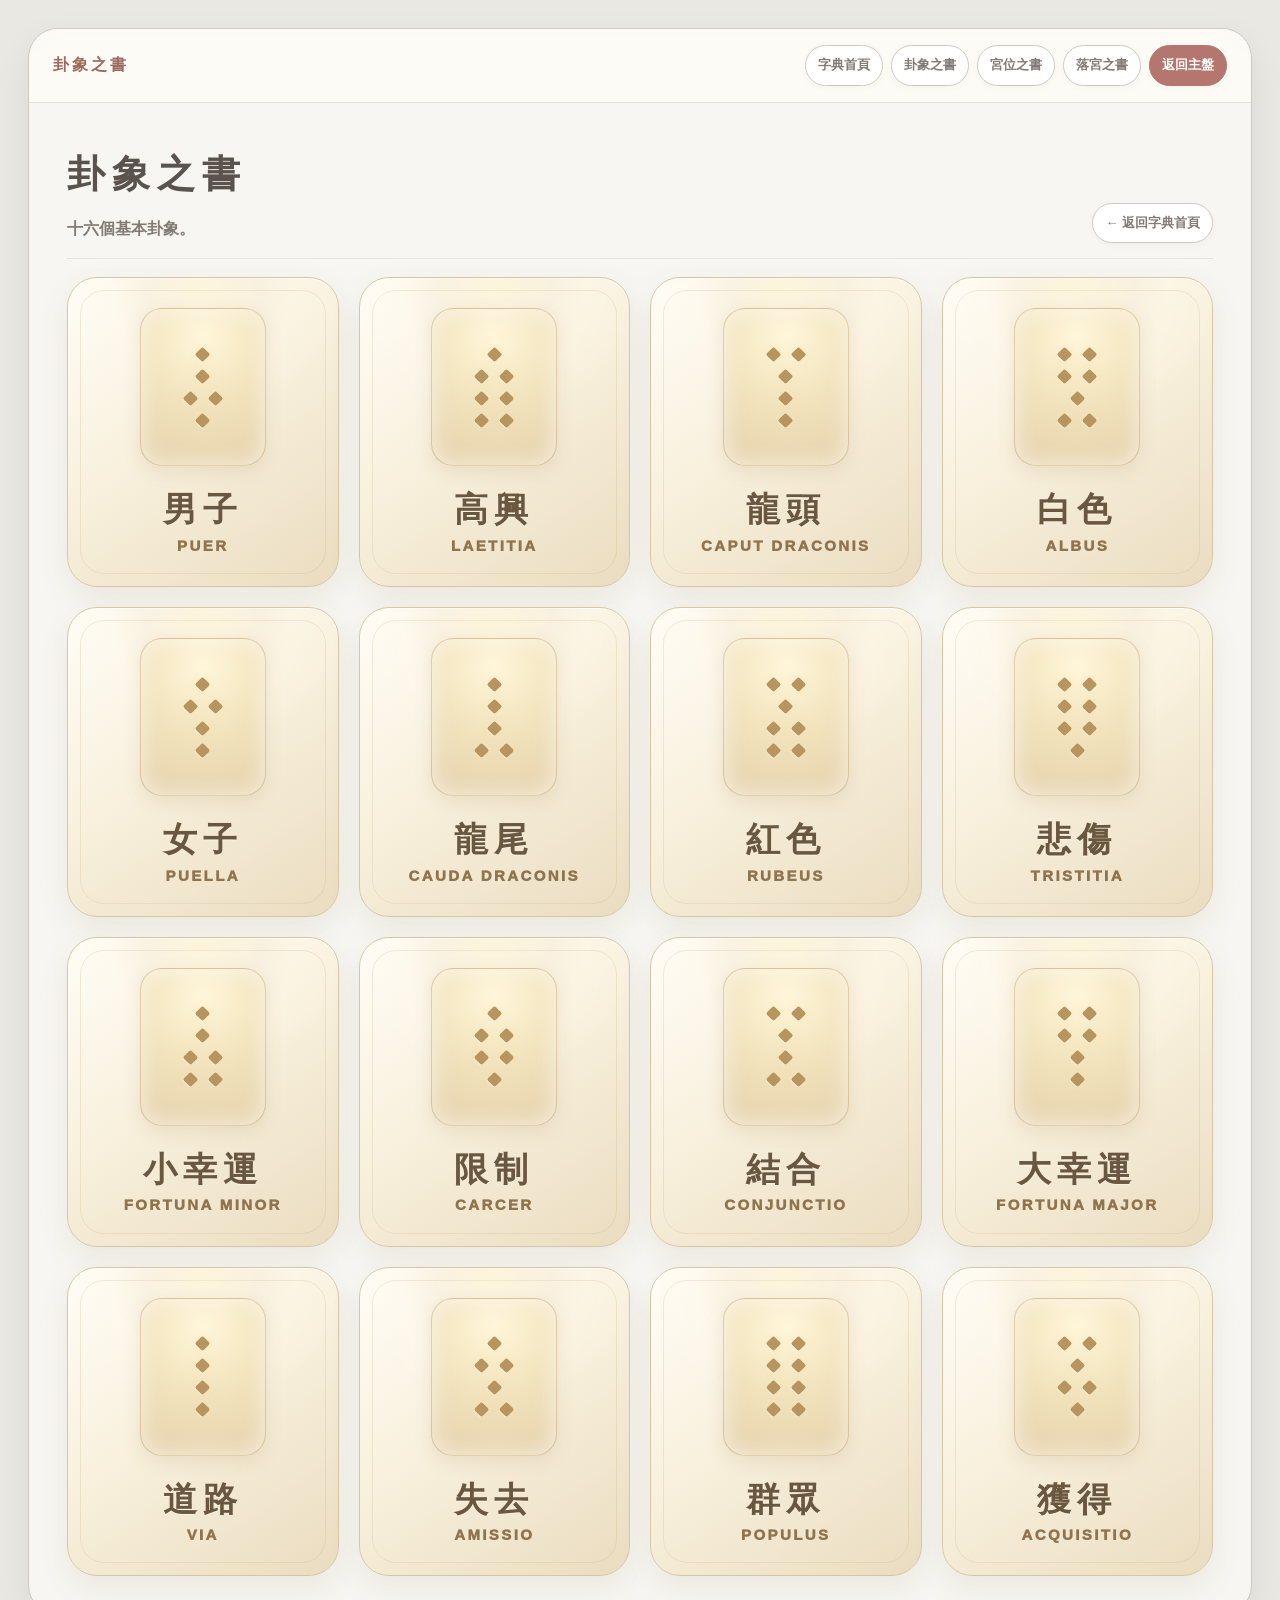
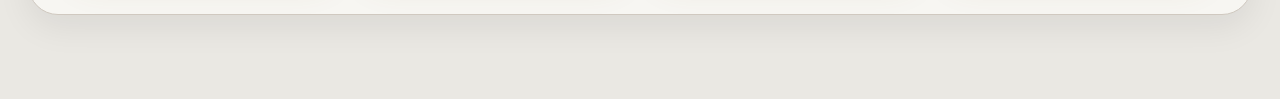
<file: figure-v2.html>
<!doctype html><html lang="zh-Hant"><head><meta charset="utf-8"><meta name="viewport" content="width=device-width,initial-scale=1"><title>卦象之書</title></head><body><script>location.replace('./figures.html')</script><a href="./figures.html">返回卦象之書</a></body></html>
</file>
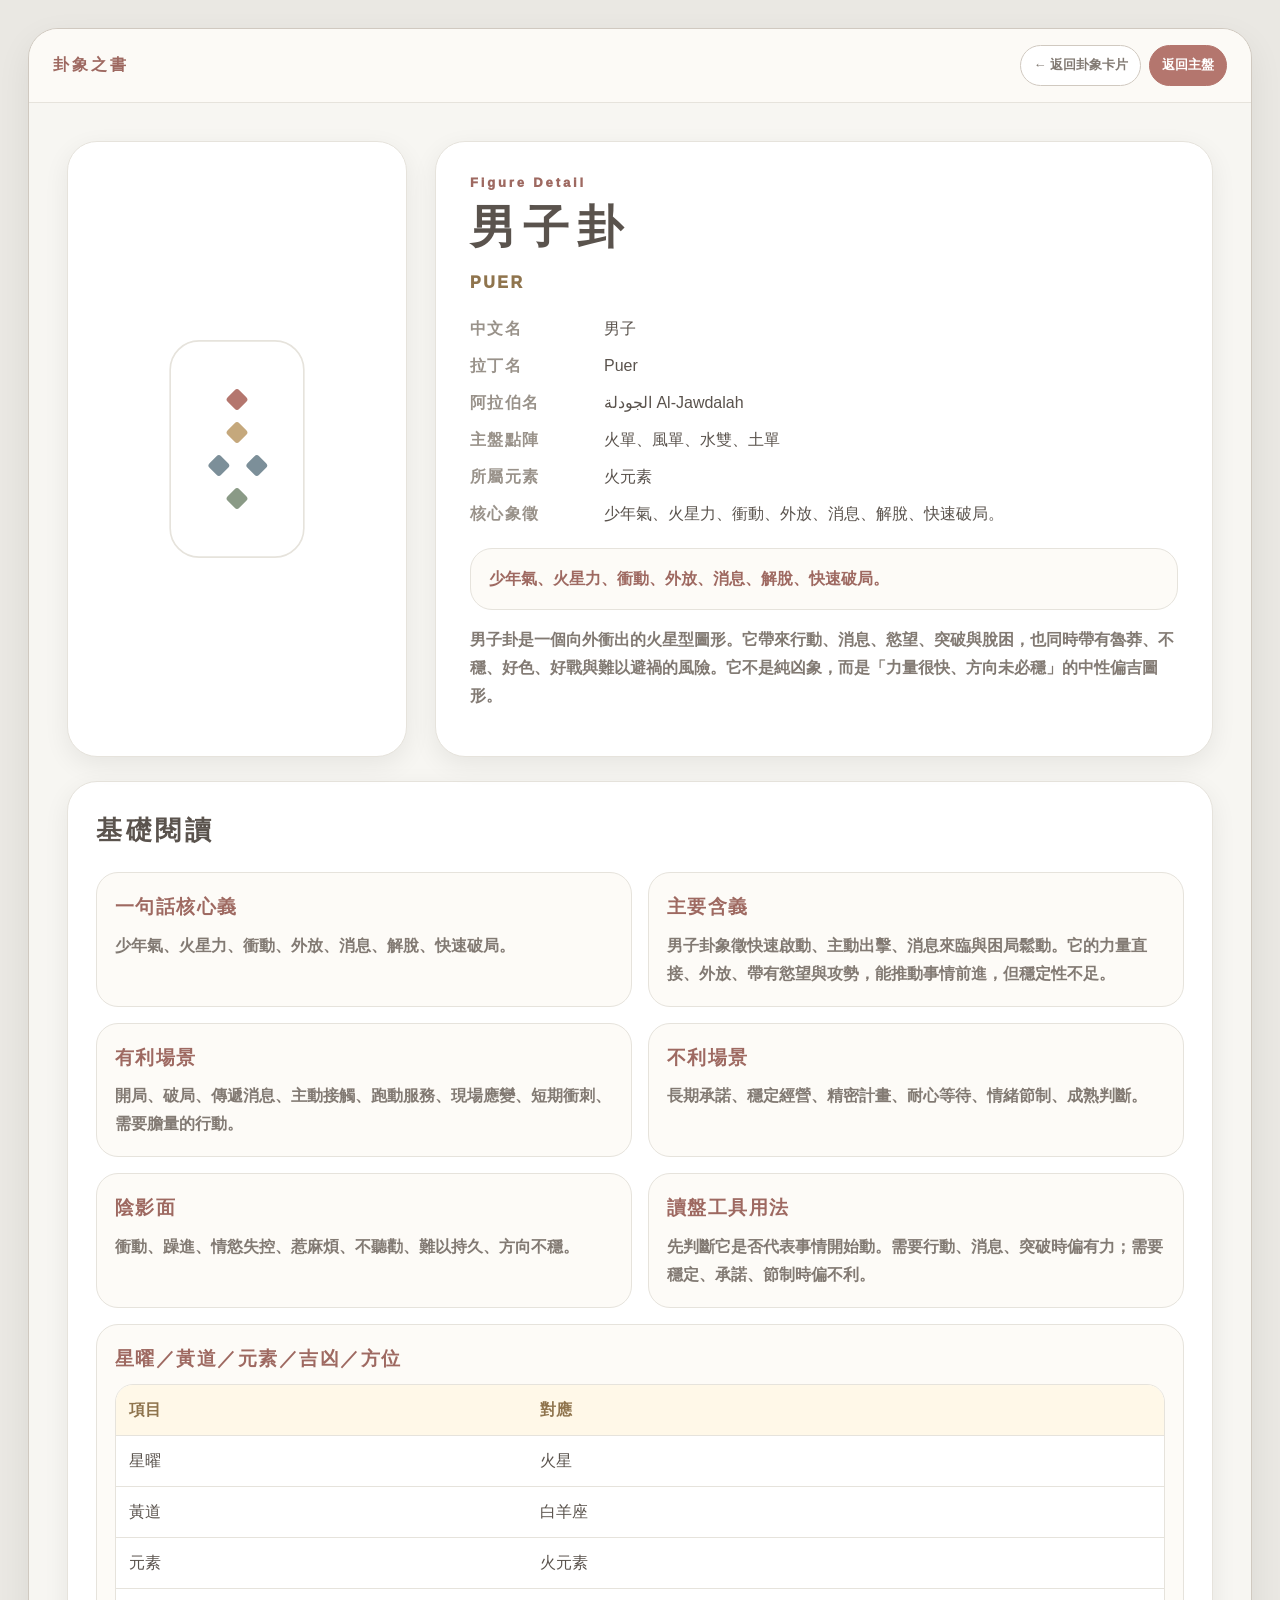
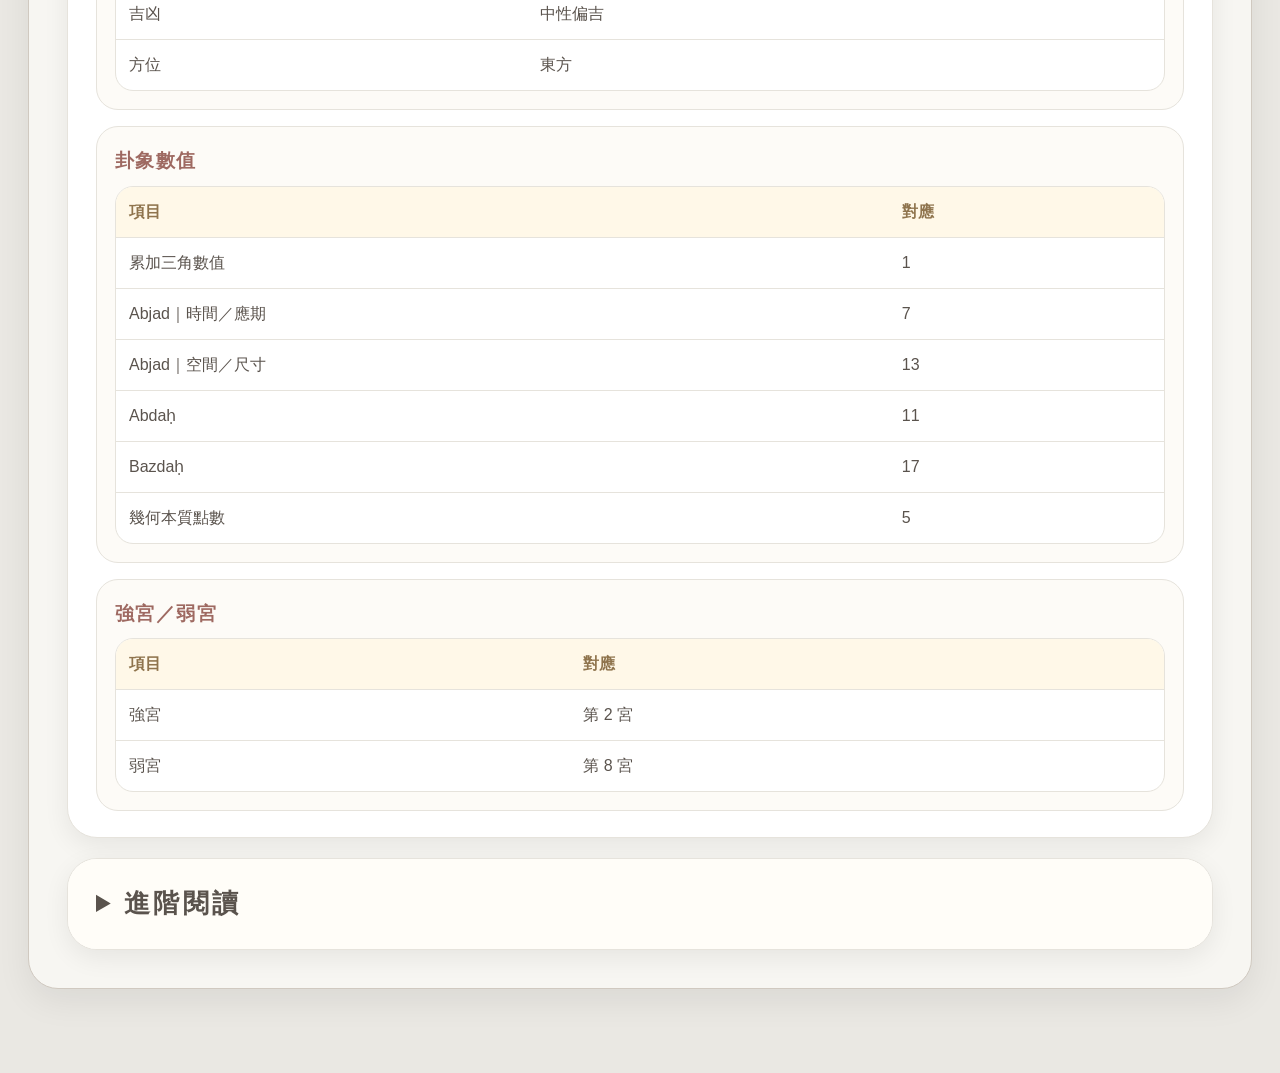
<file: figure.html>
<!doctype html>
<html lang="zh-Hant">
<head>
<meta charset="utf-8"/>
<meta name="viewport" content="width=device-width,initial-scale=1"/>
<title>卦象詳情｜卦象之書｜沙占起來</title>
<style>
:root{--bg:#EAE8E3;--panel:#F7F6F2;--paper:#FDFBF7;--white:#fff;--ink:#5A534D;--muted:#827A73;--soft:#99928A;--line:#D0C9C0;--line2:#E6E3DC;--rose:#B4766E;--rose2:#9E6961;--gold:#C5A87C;--shadow:0 8px 26px #00000012;--fire:#B4766E;--air:#C5A87C;--water:#7C8F99;--earth:#8A9A86}*{box-sizing:border-box}body{margin:0;background:var(--bg);color:var(--ink);font-family:-apple-system,BlinkMacSystemFont,"Noto Sans TC","Microsoft JhengHei",Segoe UI,sans-serif;line-height:1.75}.wrap{max-width:1420px;margin:auto;padding:28px 28px 84px}.app{background:var(--panel);border:1px solid var(--line);border-radius:30px;overflow:hidden;box-shadow:0 12px 34px #00000012}.topbar{display:flex;align-items:center;justify-content:space-between;gap:18px;padding:16px 24px;background:#fdfbf7ea;border-bottom:1px solid var(--line2)}.brand{font-weight:1000;letter-spacing:.18em;color:var(--rose2)}.nav{display:flex;gap:8px;flex-wrap:wrap;justify-content:flex-end}.pill{border:1px solid var(--line);background:#fff;border-radius:999px;padding:8px 12px;font-weight:900;font-size:13px;color:var(--muted);text-decoration:none}.pill.primary{background:var(--rose);border-color:var(--rose);color:#fff}main{padding:38px}.detailHero{display:grid;grid-template-columns:340px minmax(0,1fr);gap:28px;align-items:stretch;margin-bottom:24px}.glyphPanel,.mainPanel,.section,.advanced{background:#fff;border:1px solid var(--line2);border-radius:30px;box-shadow:var(--shadow)}.glyphPanel{display:grid;place-items:center;padding:32px;min-height:420px}.fig{width:82px;min-height:132px;background:#fff;border:1px solid var(--line2);border-radius:18px;padding:8px 6px;display:flex;flex-direction:column;align-items:center;justify-content:center}.detailFig{transform:scale(1.65)}.dots{display:flex;flex-direction:column;gap:8px;margin:4px 0}.line{height:12px;display:flex;align-items:center;justify-content:center;gap:13px}.dot{width:10px;height:10px;transform:rotate(45deg);border-radius:2px;background:currentColor}.fire{color:var(--rose)}.air{color:var(--gold)}.water{color:var(--water)}.earth{color:var(--earth)}.mainPanel{padding:30px 34px}.eyebrow{font-size:13px;font-weight:1000;letter-spacing:.22em;color:var(--rose2)}.mainPanel h1{margin:6px 0 16px;font-size:46px;letter-spacing:.16em;line-height:1.15}.latin{color:#8f744d;font-weight:1000;letter-spacing:.16em;text-transform:uppercase}.infoGrid{display:grid;grid-template-columns:120px 1fr;gap:9px 14px;margin:18px 0 20px}.infoGrid b{color:var(--soft);letter-spacing:.08em}.coreBox{background:var(--paper);border:1px solid var(--line2);border-radius:22px;padding:16px 18px;color:var(--rose2);font-weight:900}.judge{margin-top:16px;color:var(--muted);font-weight:760}.section{padding:26px 28px;margin-top:20px}.section h2,.advanced summary{margin:0;font-size:26px;letter-spacing:.14em}.readGrid{display:grid;grid-template-columns:repeat(2,minmax(0,1fr));gap:16px;margin-top:18px}.readItem{background:var(--paper);border:1px solid var(--line2);border-radius:22px;padding:18px}.readItem.full{grid-column:1/-1}.readItem h3,.advBlock h3{margin:0 0 8px;color:var(--rose2);letter-spacing:.08em}.readItem p,.advBlock p{margin:0;color:var(--muted);font-weight:760}table{width:100%;border-collapse:separate;border-spacing:0;border:1px solid var(--line2);border-radius:18px;overflow:hidden;background:#fff}th,td{padding:11px 13px;border-bottom:1px solid var(--line2);text-align:left;vertical-align:top}tr:last-child td{border-bottom:0}th{background:#fff8e8;color:#8f744d}.advanced{margin-top:20px;overflow:hidden}.advanced summary{cursor:pointer;padding:22px 28px;font-weight:1000;background:#fffdf8}.advancedBody{padding:24px 28px 30px;display:grid;gap:18px}.advBlock{background:var(--paper);border:1px solid var(--line2);border-radius:22px;padding:18px}.empty{padding:24px;background:#fff;border:1px solid var(--line2);border-radius:24px;color:var(--muted);font-weight:900;text-align:center}@media(max-width:900px){.detailHero{grid-template-columns:1fr}.glyphPanel{min-height:300px}.readGrid{grid-template-columns:1fr}.mainPanel h1{font-size:36px}.infoGrid{grid-template-columns:1fr}main{padding:24px}.wrap{padding:18px}}
</style>
</head>
<body>
<div class="wrap"><div class="app"><div class="topbar"><div class="brand">卦象之書</div><div class="nav"><a class="pill" href="./figures.html">← 返回卦象卡片</a><a class="pill primary" href="./index.html">返回主盤</a></div></div><main id="app"><div class="empty">讀取卦象資料中。</div></main></div></div>
<script>
const CLS=['fire','air','water','earth'];
const DIRECTION_BY_ID={'puer':'東方','laetitia':'東方','fortuna-minor':'東方','populus':'東方','caput-draconis':'西方','conjunctio':'西方','acquisitio':'西方','rubeus':'西方','via':'北方','cauda-draconis':'北方','amissio':'北方','albus':'北方','puella':'南方','carcer':'南方','fortuna-major':'南方','tristitia':'南方'};
const DEF={elementOrder:['fire','air','water','earth'],systems:{abjad:{baseValues:{fire:1,air:2,water:3,earth:4}},abdah:{baseValues:{fire:1,air:2,water:4,earth:8}},bazdah:{baseValues:{fire:2,air:7,water:4,earth:8}}}};
function normalizeFigureData(data,id){const dir=DIRECTION_BY_ID[id]||data.direction||data.astro?.方位;if(dir){data.direction=dir;data.astro={...(data.astro||{}),'方位':dir};const b=(data.advanced||[]).find(x=>x.title==='時間與方位'&&Array.isArray(x.table));if(b){let found=false;b.table=b.table.map(r=>{if(r[0]==='地理方位'){found=true;return['地理方位',dir]}return r});if(!found)b.table.unshift(['地理方位',dir])}}return data}
function esc(s){return String(s??'').replace(/[&<>"']/g,m=>({'&':'&amp;','<':'&lt;','>':'&gt;','"':'&quot',"'":'&#39;'}[m]))}
function dotHTML(code){return '<div class="dots">'+String(code).split('').map((d,i)=>'<div class="line '+CLS[i]+'">'+(d==='1'?'<span class="dot"></span>':'<span class="dot"></span><span class="dot"></span>')+'</div>').join('')+'</div>'}
function tableHTML(rows){return '<table><tr><th>項目</th><th>對應</th></tr>'+rows.map(r=>'<tr><td>'+esc(r[0])+'</td><td>'+esc(r[1])+'</td></tr>').join('')+'</table>'}
function objTable(obj){return tableHTML(Object.entries(obj||{}))}
function numberValue(v){if(v==null)return'';if(typeof v==='object'&&v.value!=null)return v.value;return v}
function calc(code,cfg=DEF){const d=String(code||'').split('').map(Number);if(d.length!==4)return{};const o=cfg.elementOrder||DEF.elementOrder,s=cfg.systems||DEF.systems,b=n=>s[n]?.baseValues||DEF.systems[n].baseValues,open=n=>o.reduce((a,e,i)=>a+(d[i]===1?Number(b(n)[e]||0):0),0),weighted=n=>o.reduce((a,e,i)=>a+Number(b(n)[e]||0)*(d[i]===2?2:1),0);return{abjadOpen:open('abjad'),abjadWeighted:weighted('abjad'),abdah:open('abdah'),bazdah:open('bazdah'),physical:d.reduce((a,x)=>a+x,0)}}
function numbersHTML(data,cfg){const v=calc(data.dotCode,cfg),rows=[],tri=numberValue(data.numbers?.triangular);if(tri!=='')rows.push(['累加三角數值',tri]);rows.push(['Abjad｜時間／應期',v.abjadOpen],['Abjad｜空間／尺寸',v.abjadWeighted],['Abdaḥ',v.abdah],['Bazdaḥ',v.bazdah],['幾何本質點數',v.physical]);return '<div class="readItem full"><h3>卦象數值</h3>'+tableHTML(rows)+'</div>'}
function adv(block){return '<div class="advBlock"><h3>'+esc(block.title)+'</h3>'+(block.table?tableHTML(block.table):'<p>'+esc(block.text||'')+'</p>')+'</div>'}
function dotText(code){const names=['火','風','水','土'];return String(code).split('').map((d,i)=>names[i]+(d==='1'?'單':'雙')).join('、')}
function render(data,cfg){document.title=data.zhName+'卦｜'+data.latinName+'｜卦象之書｜沙占起來';document.getElementById('app').innerHTML=`<div class="detailHero"><aside class="glyphPanel"><div class="fig detailFig">${dotHTML(data.dotCode)}</div></aside><section class="mainPanel"><div class="eyebrow">Figure Detail</div><h1>${esc(data.zhName)}卦</h1><div class="latin">${esc(data.latinName)}</div><div class="infoGrid"><b>中文名</b><span>${esc(data.zhName)}</span><b>拉丁名</b><span>${esc(data.latinName)}</span><b>阿拉伯名</b><span>${esc(data.arabicName)}</span><b>主盤點陣</b><span>${dotText(data.dotCode)}</span><b>所屬元素</b><span>${esc(data.element)}</span><b>核心象徵</b><span>${esc(data.coreSymbol)}</span></div><div class="coreBox">${esc(data.basic?.one||data.coreSymbol)}</div><p class="judge">${esc(data.judgement)}</p></section></div><section class="section"><h2>基礎閱讀</h2><div class="readGrid"><div class="readItem"><h3>一句話核心義</h3><p>${esc(data.basic?.one)}</p></div><div class="readItem"><h3>主要含義</h3><p>${esc(data.basic?.meaning)}</p></div><div class="readItem"><h3>有利場景</h3><p>${esc(data.basic?.favorable)}</p></div><div class="readItem"><h3>不利場景</h3><p>${esc(data.basic?.unfavorable)}</p></div><div class="readItem"><h3>陰影面</h3><p>${esc(data.basic?.shadow)}</p></div><div class="readItem"><h3>讀盤工具用法</h3><p>${esc(data.basic?.tool)}</p></div><div class="readItem full"><h3>星曜／黃道／元素／吉凶／方位</h3>${objTable(data.astro)}</div>${numbersHTML(data,cfg)}<div class="readItem full"><h3>強宮／弱宮</h3>${objTable(data.houses)}</div></div></section><details class="advanced"><summary>進階閱讀</summary><div class="advancedBody">${(data.advanced||[]).map(adv).join('')}</div></details>`}
async function main(){const id=new URLSearchParams(location.search).get('id')||'puer';try{const[r,nr]=await Promise.all([fetch('./data/figures/'+id+'.json'),fetch('./data/figures/numeric-systems.json')]);if(!r.ok)throw new Error('not found');const cfg=nr.ok?await nr.json():DEF;render(normalizeFigureData(await r.json(),id),cfg)}catch(e){document.getElementById('app').innerHTML='<div class="empty">找不到卦象資料。<br><br><a class="pill" href="./figures.html">返回卦象之書</a></div>'}}main();
</script>
</body>
</html>
</file>
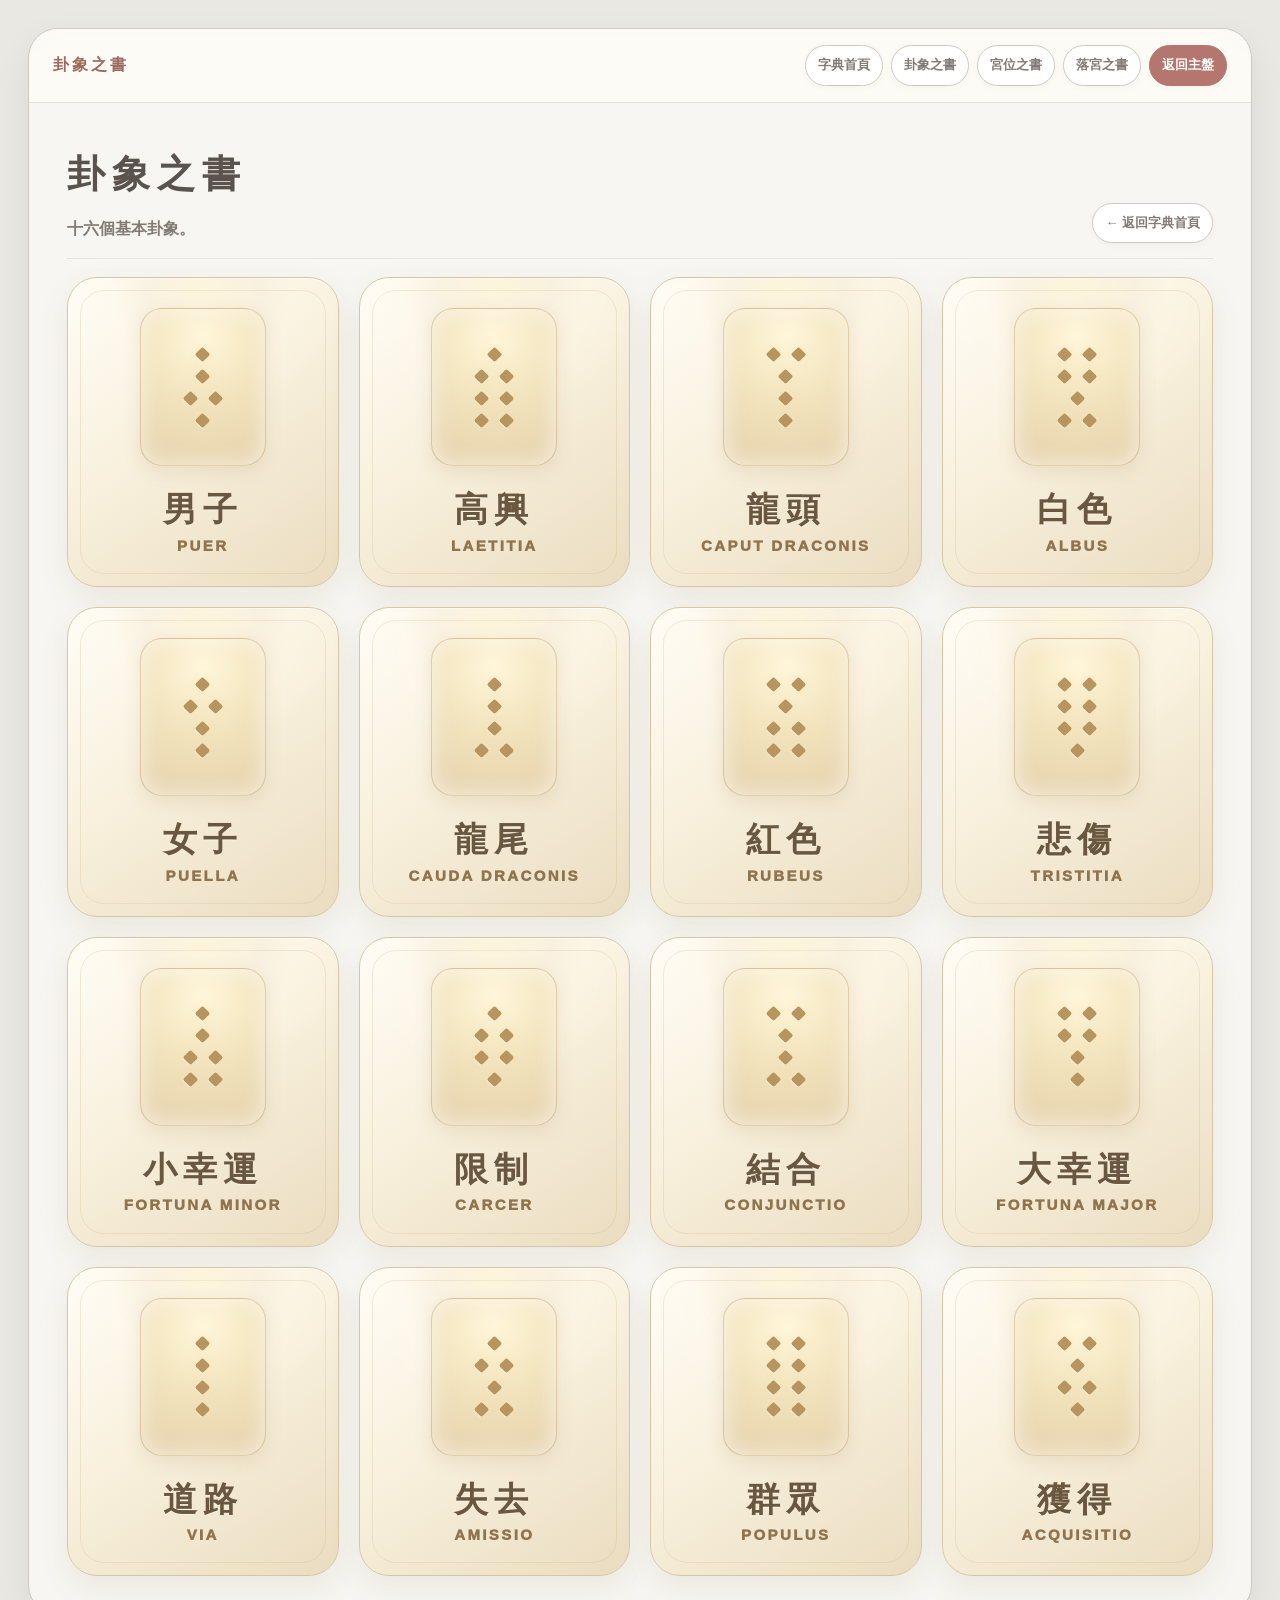
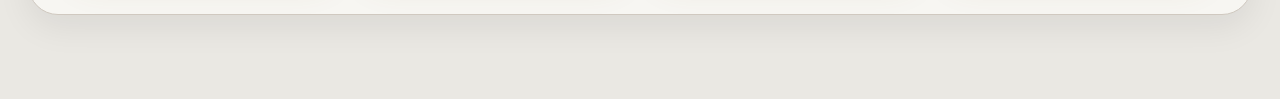
<file: figures.html>
<!doctype html>
<html lang="zh-Hant">
<head>
  <meta charset="utf-8" />
  <meta name="viewport" content="width=device-width, initial-scale=1" />
  <title>卦象之書｜沙占起來</title>
  <style>
:root{
      --bg:#EAE8E3; --panel:#F7F6F2; --paper:#FDFBF7; --white:#fff;
      --ink:#5A534D; --muted:#827A73; --soft:#99928A; --line:#D0C9C0; --line2:#E6E3DC;
      --rose:#B4766E; --rose2:#9E6961; --gold:#C5A87C; --blue:#7C8F99; --green:#8A9A86; --orange:#D97757;
      --fire:#D65245; --air:#B8874A; --water:#4F90C8; --earth:#8A9A86;
      --shadow:0 8px 26px #00000012; --shadow2:0 18px 50px #0000001a;
    }
    *{box-sizing:border-box}
    html{scroll-behavior:smooth}
    body{margin:0;background:var(--bg);color:var(--ink);font-family:-apple-system,BlinkMacSystemFont,"Noto Sans TC","Microsoft JhengHei",Segoe UI,sans-serif;line-height:1.75}
    button,input,select{font:inherit}
    a{color:inherit;text-decoration:none}
    .wrap{max-width:1420px;margin:0 auto;padding:28px 28px 84px}
    .app{background:var(--panel);border:1px solid var(--line);border-radius:30px;overflow:hidden;box-shadow:0 12px 34px #00000012}
    .topbar{position:sticky;top:0;z-index:30;display:flex;align-items:center;justify-content:space-between;gap:18px;padding:16px 24px;background:#fdfbf7ea;border-bottom:1px solid var(--line2);backdrop-filter:blur(10px)}
    .brand{font-weight:1000;letter-spacing:.18em;color:var(--rose2);white-space:nowrap}
    .nav{display:flex;gap:8px;align-items:center;flex-wrap:wrap;justify-content:flex-end}
    .pill,button.pill{border:1px solid var(--line);background:white;border-radius:999px;padding:8px 12px;font-weight:900;font-size:13px;color:var(--muted);cursor:pointer;box-shadow:0 2px 8px #00000008}
    .pill.primary{background:var(--rose);border-color:var(--rose);color:white}
    .view{display:none}
    .view.active{display:block;animation:fadeIn .18s ease-out both}
    @keyframes fadeIn{from{opacity:0;transform:translateY(4px)}to{opacity:1;transform:translateY(0)}}
    .homeHero{min-height:calc(100vh - 130px);display:grid;place-items:center;padding:54px 24px;background:radial-gradient(circle at 50% 10%,#fffaf4 0,#f7f6f2 42%,#eae8e3 100%)}
    .homeInner{width:100%;max-width:1220px;text-align:center}
    h1{margin:0;font-size:58px;letter-spacing:.26em;line-height:1.16;color:var(--ink)}
    .homeSub{margin:16px auto 38px;max-width:820px;color:var(--muted);font-size:17px;font-weight:850;letter-spacing:.13em;line-height:1.95}
    .gateGrid{display:grid;grid-template-columns:repeat(3,minmax(0,1fr));gap:24px;margin-top:28px}
    .gate{position:relative;display:flex;flex-direction:column;align-items:flex-start;gap:16px;min-height:330px;background:white;border:1px solid var(--line2);border-radius:32px;padding:32px;text-align:left;box-shadow:var(--shadow);cursor:pointer;transition:.2s;overflow:hidden}
    .gate:before{content:"";position:absolute;inset:auto -40px -68px auto;width:180px;height:180px;border-radius:50%;background:#b4766e14}
    .gate:hover{transform:translateY(-4px);box-shadow:var(--shadow2);border-color:var(--rose)}
    .gateIcon{width:70px;height:70px;border-radius:22px;background:var(--panel);display:grid;place-items:center;font-size:34px;border:1px solid var(--line2)}
    .gate h2{margin:0;font-size:32px;letter-spacing:.13em}
    .gate small{display:block;color:var(--rose2);font-weight:1000;letter-spacing:.18em;text-transform:uppercase}
    .gate p{margin:0;color:var(--muted);font-weight:760;line-height:1.8}
    .gateAction{margin-top:auto;color:var(--rose2);font-weight:1000;letter-spacing:.12em}
    main{padding:38px}
    .viewHead{display:flex;justify-content:space-between;align-items:flex-end;gap:18px;margin-bottom:18px;border-bottom:1px solid var(--line2);padding-bottom:15px}
    .viewHead h2{margin:0;font-size:38px;letter-spacing:.18em}
    .viewLead{margin:8px 0 0;color:var(--muted);font-weight:760}
    .toolbar{display:flex;gap:10px;flex-wrap:wrap;align-items:center;margin:18px 0}
    .searchBox{flex:1;min-width:240px;display:flex;align-items:center;background:white;border:1px solid var(--line);border-radius:18px;padding:4px 8px}
    .searchBox input{width:100%;border:0;background:transparent;outline:0;padding:11px 10px;font-weight:850;color:var(--ink)}
    .chip{border:1px solid var(--line);background:white;color:var(--muted);border-radius:999px;padding:7px 12px;font-size:13px;font-weight:900;cursor:pointer}
    .chip.active{background:var(--ink);border-color:var(--ink);color:white}
    .grid{display:grid;grid-template-columns:repeat(2,1fr);gap:16px}
    .figureIndexGrid{display:grid;grid-template-columns:repeat(4,minmax(0,1fr));gap:20px}
    .figureMiniCard{background:white;border:1px solid var(--line2);border-radius:30px;padding:22px 18px;box-shadow:var(--shadow);scroll-margin-top:96px;cursor:pointer;transition:.18s;min-height:292px;display:flex;flex-direction:column;align-items:center;text-align:center;justify-content:space-between}
    .figureMiniCard:hover{transform:translateY(-3px);border-color:var(--rose);box-shadow:var(--shadow2)}
    .figureMiniCard .figBox{width:96px;min-height:126px;margin:0 auto 14px}
    .figureMiniCard h3{margin:0;font-size:27px;letter-spacing:.12em;line-height:1.25}
    .figureMiniCard .latin{font-size:13px;margin-top:4px;line-height:1.35}
    .figureMiniCard .metaLine{justify-content:center;margin-top:10px}
    .figureMiniCard .codeTag{margin-top:12px;color:var(--soft);font-size:13px;font-weight:1000;letter-spacing:.16em}
    .figureCard,.houseCard,.resultCard{background:white;border:1px solid var(--line2);border-radius:28px;padding:18px;box-shadow:var(--shadow);scroll-margin-top:86px}
    .cardTop{display:grid;grid-template-columns:88px 1fr;gap:16px;align-items:center}
    .figBox{background:var(--paper);border:1px solid var(--line2);border-radius:22px;padding:14px;display:grid;place-items:center;min-height:126px}
    .dots{display:flex;flex-direction:column;gap:8px;align-items:center}
    .line{height:14px;display:flex;align-items:center;justify-content:center;gap:14px}
    .dot{width:11px;height:11px;transform:rotate(45deg);border-radius:2px;background:currentColor}
    .fire{color:var(--fire)} .air{color:var(--air)} .water{color:var(--water)} .earth{color:var(--earth)}
    .metaLine{display:flex;gap:7px;flex-wrap:wrap;margin-top:8px}
    .badge{display:inline-flex;border:1px solid var(--line2);background:var(--panel);border-radius:999px;padding:5px 10px;font-size:13px;font-weight:900;color:var(--muted)}
    .badge.water{background:#eef7ff;color:var(--water)} .badge.fire{background:#fff0ed;color:var(--fire)} .badge.air{background:#f4fdff;color:var(--air)} .badge.earth{background:#fff6e8;color:var(--earth)}
    .figureCard h3,.houseCard h3{margin:0;font-size:26px;letter-spacing:.08em;line-height:1.25}
    .latin{color:var(--green);font-weight:1000;letter-spacing:.08em;text-transform:uppercase;font-size:13px}
    .one{margin:14px 0 0;background:var(--paper);border:1px solid var(--line2);border-radius:18px;padding:12px 14px;font-weight:850;color:var(--rose2)}
    details{margin-top:12px;background:var(--panel);border:1px solid var(--line2);border-radius:18px;padding:0 13px}
    summary{cursor:pointer;font-weight:1000;padding:11px 0;color:var(--ink)}
    details .body{padding:0 0 13px;color:var(--muted);font-weight:720}
    .keywordGroup{display:flex;gap:8px;flex-wrap:wrap;margin:9px 0}
    .keywordGroup b{font-size:13px;color:var(--soft);letter-spacing:.08em}
    .houseGrid{display:grid;grid-template-columns:repeat(2,minmax(0,1fr));gap:18px}
    .houseCard .num{width:44px;height:44px;border-radius:15px;display:grid;place-items:center;background:var(--rose);color:white;font-weight:1000;float:left;margin-right:12px}
    .comboPanel{display:grid;grid-template-columns:400px 1fr;gap:24px;align-items:start}
    .comboControls{background:white;border:1px solid var(--line2);border-radius:28px;padding:18px;box-shadow:var(--shadow);position:sticky;top:78px}
    label{display:block;font-size:13px;color:var(--soft);font-weight:1000;letter-spacing:.12em;margin:12px 0 6px}
    select{width:100%;border:1px solid var(--line);background:var(--panel);border-radius:16px;padding:12px 13px;color:var(--ink);font-weight:850}
    .comboFormula{margin-top:14px;padding:12px;border-radius:18px;background:var(--paper);border:1px solid var(--line2);font-weight:900;color:var(--rose2)}
    .empty{padding:24px;background:white;border:1px solid var(--line2);border-radius:24px;color:var(--muted);font-weight:800;text-align:center}
    .hidden{display:none!important}


    /* Entrance transition: Book of Figures — A version / desktop-first */
    .transitionOverlay{position:fixed;inset:0;z-index:90;display:none;align-items:center;justify-content:center;padding:40px;background:radial-gradient(circle at 50% 18%,#fff7e9cc 0,#5a534d99 48%,#3f3731c8 100%);backdrop-filter:blur(10px);opacity:0;pointer-events:none;overflow:hidden}
    .transitionOverlay.open{display:flex;pointer-events:auto;animation:overlayIn .22s ease-out both}
    .transitionOverlay.closing{animation:overlayOut .32s ease-in both}
    .transitionOverlay:before{content:"";position:absolute;inset:-20%;background:radial-gradient(circle at 28% 30%,#f7e8af66 0 1px,transparent 2px),radial-gradient(circle at 70% 60%,#ffffff55 0 1px,transparent 2px);background-size:34px 34px,46px 46px;opacity:.42;animation:sandDrift 1.35s linear both}
    .transitionStage{position:relative;width:min(1040px,calc(100vw - 80px));height:min(620px,calc(100vh - 90px));display:grid;place-items:center;perspective:1600px;isolation:isolate}
    .transitionBook{position:relative;width:min(940px,100%);height:min(540px,100%);filter:drop-shadow(0 36px 58px #0000004a);transform-style:preserve-3d;animation:bookRise .28s cubic-bezier(.2,.85,.26,1) both}
    .bookAura{position:absolute;inset:10% 7%;border-radius:48px;background:radial-gradient(circle,#f7e8af52 0,#b4766e17 46%,transparent 72%);filter:blur(14px);animation:auraPulse 1.05s ease-out both}
    .bookShadow{position:absolute;left:10%;right:10%;bottom:-24px;height:38px;border-radius:50%;background:#00000038;filter:blur(15px);animation:shadowGrow 1.05s ease-out both}
    .bookPage{position:absolute;top:28px;bottom:28px;width:50%;background:linear-gradient(135deg,#fffdf7 0%,#f7f1e6 54%,#eee3d2 100%);border:1px solid #d7c9b8;box-shadow:inset 0 0 0 1px #ffffffa8,0 18px 40px #00000024;overflow:hidden;backface-visibility:hidden}
    .bookPage:before{content:"";position:absolute;inset:18px;border:1px solid #d0c9c070;border-radius:22px;pointer-events:none}
    .bookPage:after{content:"";position:absolute;top:0;bottom:0;width:54px;opacity:.55;pointer-events:none}
    .bookPage.left{left:0;border-radius:34px 12px 12px 34px;transform-origin:100% 50%;animation:leftPageOpen 1.05s cubic-bezier(.18,.72,.22,1) both}
    .bookPage.right{right:0;border-radius:12px 34px 34px 12px;transform-origin:0 50%;animation:rightPageOpen 1.05s cubic-bezier(.18,.72,.22,1) both}
    .bookPage.left:after{right:0;background:linear-gradient(to left,#9f8c7526,transparent)}
    .bookPage.right:after{left:0;background:linear-gradient(to right,#9f8c7526,transparent)}
    .bookSpine{position:absolute;top:25px;bottom:25px;left:50%;width:20px;transform:translateX(-50%);border-radius:999px;background:linear-gradient(90deg,#9f8c7536,#fff7eacc,#9f8c7536);box-shadow:0 0 16px #00000014;z-index:4;animation:spineGlow 1.05s ease-out both}
    .transitionBook:before{content:"";position:absolute;left:22%;right:22%;top:50%;height:190px;transform:translateY(-10%);z-index:5;border-radius:50%;background:radial-gradient(ellipse at center,#f7e8af70 0%,#ead8ab42 38%,#c5a87c18 58%,transparent 76%);filter:blur(10px);opacity:0;animation:pageGlyphGlow 1.18s ease-out .42s both;pointer-events:none}
    .bookEmission{position:absolute;left:50%;top:59%;z-index:9;width:330px;height:92px;transform:translate(-50%,-50%) rotateX(58deg);border-radius:50%;background:radial-gradient(ellipse at center,#fff7d8d8 0%,#f3e5b5a0 22%,#c5a87c48 48%,transparent 76%);filter:blur(4px);opacity:0;mix-blend-mode:screen;animation:emissionOpen 1.18s ease-out .46s both;pointer-events:none}
    .bookEmission:before{content:"";position:absolute;left:50%;top:50%;width:68%;height:2px;transform:translate(-50%,-50%);border-radius:999px;background:linear-gradient(90deg,transparent,#fff8d8,#c5a87c,transparent);box-shadow:0 0 18px #f3e5b5cc,0 0 38px #c5a87c80;opacity:.92}
    .bookTitleBlock{position:absolute;left:50%;top:39%;width:min(560px,64%);transform:translate(-50%,-50%);text-align:center;z-index:7;animation:titleReveal .62s ease-out .42s both}
    .transitionTitle{font-size:56px;font-weight:1000;letter-spacing:.34em;color:var(--ink);line-height:1.2;text-shadow:0 2px 0 #fff8}
    .transitionSub{margin-top:10px;font-size:13px;color:var(--rose2);font-weight:1000;letter-spacing:.34em;text-transform:uppercase}
    .bookRule{width:210px;height:1px;margin:22px auto 0;background:linear-gradient(90deg,transparent,var(--gold),transparent)}
    .bookSeal{width:64px;height:64px;margin:18px auto 0;border-radius:50%;display:grid;place-items:center;background:#fff9eb;border:1px solid #d8c47d;box-shadow:0 0 0 8px #f7e8af35,0 0 28px #f7e8af85;color:var(--rose2);font-weight:1000;letter-spacing:.08em;animation:sealPop .48s cubic-bezier(.2,1.25,.24,1) .66s both}
    .transitionGlyphs{position:absolute;left:50%;top:58%;z-index:10;width:1px;height:1px;transform-style:preserve-3d;perspective:1600px;pointer-events:none;animation:glyphSourcePulse .42s ease-out .52s both}
    .transitionGlyphs:before{content:"";position:absolute;left:50%;top:50%;width:190px;height:120px;transform:translate(-50%,-50%);border-radius:50%;background:radial-gradient(ellipse at center,#f7e8af95 0%,#e7d2a15e 36%,#c5a87c22 62%,transparent 78%);filter:blur(12px);opacity:0;animation:glyphPortalGlow 1.05s ease-out .48s both}
    .transitionGlyph{position:absolute;left:0;top:0;width:74px;height:74px;margin:-37px 0 0 -37px;background:transparent;border:0;border-radius:0;padding:0;display:grid;place-items:center;color:#C5A87C;opacity:0;transform-origin:center;filter:drop-shadow(0 1px 0 #fff8) drop-shadow(0 0 12px #f3e5b5a0);animation:glyphFlyOut 1.34s cubic-bezier(.12,.78,.16,1) both;animation-delay:calc(.62s + var(--i) * 34ms)}
    .transitionGlyph:after{content:"";position:absolute;left:50%;top:50%;width:58px;height:1.5px;border-radius:999px;background:linear-gradient(90deg,#f3e5b5b0,transparent);transform:translate(-50%,-50%) rotate(var(--trail)) scaleX(0);transform-origin:0 50%;opacity:0;animation:glyphTrail 1.08s ease-out both;animation-delay:calc(.72s + var(--i) * 34ms);pointer-events:none}
    .transitionGlyph .fire,.transitionGlyph .air,.transitionGlyph .water,.transitionGlyph .earth{color:#C5A87C!important}
    .transitionGlyph .dots{gap:4px;opacity:.96}.transitionGlyph .line{height:7px;gap:7px}.transitionGlyph .dot{width:6px;height:6px;border-radius:1.4px;background:currentColor;box-shadow:0 0 0 1px #fff6,0 0 12px #f3e5b577}
    .figureMiniCard.entering{opacity:0;animation:cardRise .46s cubic-bezier(.2,.85,.28,1) both;animation-delay:calc(var(--i) * 34ms)}
    @keyframes overlayIn{from{opacity:0}to{opacity:1}}
    @keyframes overlayOut{from{opacity:1}to{opacity:0}}
    @keyframes sandDrift{from{transform:translate3d(0,18px,0);opacity:0}22%{opacity:.42}to{transform:translate3d(0,-16px,0);opacity:.22}}
    @keyframes bookRise{from{opacity:0;transform:translateY(26px) scale(.94) rotateX(9deg)}to{opacity:1;transform:translateY(0) scale(1) rotateX(0)}}
    @keyframes leftPageOpen{0%{transform:rotateY(-78deg);filter:brightness(.72)}58%{transform:rotateY(6deg);filter:brightness(1.03)}100%{transform:rotateY(0);filter:brightness(1)}}
    @keyframes rightPageOpen{0%{transform:rotateY(78deg);filter:brightness(.72)}58%{transform:rotateY(-6deg);filter:brightness(1.03)}100%{transform:rotateY(0);filter:brightness(1)}}
    @keyframes titleReveal{from{opacity:0;transform:translate(-50%,-46%) scale(.95);filter:blur(4px)}to{opacity:1;transform:translate(-50%,-50%) scale(1);filter:blur(0)}}
    @keyframes sealPop{from{opacity:0;transform:scale(.55) rotate(-12deg)}to{opacity:1;transform:scale(1) rotate(0)}}
    @keyframes glyphSourcePulse{from{opacity:0;transform:translateY(18px) scale(.82)}to{opacity:1;transform:translateY(0) scale(1)}}
    @keyframes glyphPortalGlow{0%{opacity:0;transform:translate(-50%,-38%) scale(.42)}42%{opacity:1;transform:translate(-50%,-50%) scale(1.08)}100%{opacity:.52;transform:translate(-50%,-52%) scale(1)}}
    @keyframes glyphFlyOut{0%{opacity:0;transform:translate3d(0,42px,-220px) scale(.18) rotateZ(0deg) rotateX(34deg);filter:blur(12px) drop-shadow(0 0 0 #f3e5b500)}18%{opacity:.92;transform:translate3d(0,4px,-20px) scale(.62) rotateZ(0deg) rotateX(8deg);filter:blur(2px) drop-shadow(0 0 24px #f3e5b5c0)}54%{opacity:1;transform:translate3d(calc(var(--tx) * .74),calc(var(--ty) * .72),var(--tz)) scale(1.02) rotateZ(calc(var(--rz) * .7)) rotateX(0deg);filter:blur(.1px) drop-shadow(0 0 22px #f3e5b5b0)}78%{opacity:.88;transform:translate3d(var(--tx),var(--ty),calc(var(--tz) + 80px)) scale(1.11) rotateZ(var(--rz));filter:blur(.45px) drop-shadow(0 0 18px #f3e5b590)}100%{opacity:0;transform:translate3d(calc(var(--tx) * 1.2),calc(var(--ty) * 1.16),280px) scale(1.25) rotateZ(var(--rz));filter:blur(5px) drop-shadow(0 0 10px #f3e5b560)}}
    @keyframes glyphTrail{0%,18%{opacity:0;transform:translate(-50%,-50%) rotate(var(--trail)) scaleX(0)}42%{opacity:.55;transform:translate(-50%,-50%) rotate(var(--trail)) scaleX(1)}88%,100%{opacity:0;transform:translate(-50%,-50%) rotate(var(--trail)) scaleX(.35)}}
    @keyframes glyphFlyOutSmall{0%{opacity:0;transform:translate3d(0,24px,-80px) scale(.22) rotateZ(0deg);filter:blur(9px)}24%{opacity:1;transform:translate3d(0,0,8px) scale(.66) rotateZ(0deg);filter:blur(1px)}72%{opacity:.95;transform:translate3d(calc(var(--tx) * .48),calc(var(--ty) * .48),92px) scale(.98) rotateZ(var(--rz));filter:blur(.15px)}100%{opacity:0;transform:translate3d(calc(var(--tx) * .58),calc(var(--ty) * .56),126px) scale(1.08) rotateZ(var(--rz));filter:blur(3px)}}
    @keyframes emissionOpen{0%{opacity:0;transform:translate(-50%,-50%) rotateX(70deg) scale(.28)}32%{opacity:1;transform:translate(-50%,-50%) rotateX(58deg) scale(1.08)}100%{opacity:.55;transform:translate(-50%,-50%) rotateX(58deg) scale(1)}}
    @keyframes pageGlyphGlow{0%{opacity:0;transform:translateY(8%) scale(.72)}38%{opacity:.95;transform:translateY(-2%) scale(1.08)}100%{opacity:.64;transform:translateY(-10%) scale(1)}}
    @keyframes cardRise{from{opacity:0;transform:translateY(14px) scale(.96)}to{opacity:1;transform:translateY(0) scale(1)}}
    @keyframes auraPulse{from{opacity:0;transform:scale(.78)}to{opacity:1;transform:scale(1)}}
    @keyframes shadowGrow{from{opacity:0;transform:scaleX(.42)}to{opacity:1;transform:scaleX(1)}}
    @keyframes spineGlow{from{opacity:0}to{opacity:1}}

    /* Desktop-first refinement: the default layout is the primary desktop experience.
       Tablet and phone rules below only reduce density so the page remains usable. */
    @media (prefers-reduced-motion: reduce){html{scroll-behavior:auto}.view.active,.transitionOverlay.open,.transitionOverlay.closing,.transitionStage,.transitionBook,.bookAura,.bookShadow,.bookPage,.bookSpine,.bookTitleBlock,.bookSeal,.transitionGlyphs,.transitionGlyph,.figureMiniCard.entering{animation:none!important;transition:none!important}.transitionOverlay{display:none!important}}

    @media(max-width:1120px){.transitionStage{width:calc(100vw - 44px);height:min(560px,calc(100vh - 78px))}.transitionTitle{font-size:44px}.transitionGlyphs{top:58%}.transitionGlyph{width:56px;height:56px;margin:-28px 0 0 -28px}.bookTitleBlock{width:min(460px,70%)}.transitionBook:before{left:18%;right:18%;height:160px}}
    @media(max-width:760px){.transitionOverlay{padding:18px}.transitionStage{width:calc(100vw - 28px);height:min(430px,calc(100vh - 60px))}.transitionBook{height:100%}.bookPage{top:18px;bottom:18px}.bookTitleBlock{top:38%}.transitionTitle{font-size:30px;letter-spacing:.22em}.transitionSub{font-size:11px;letter-spacing:.18em}.bookSeal{width:54px;height:54px;margin-top:16px}.transitionGlyphs{top:60%}.transitionGlyph{width:38px;height:38px;margin:-19px 0 0 -19px;animation-name:glyphFlyOutSmall;animation-duration:.86s;animation-delay:calc(.52s + var(--i) * 24ms)}.transitionGlyph .line{height:5px;gap:5px}.transitionGlyph .dot{width:4px;height:4px}.bookRule{width:150px;margin-top:16px}.transitionBook:before{left:14%;right:14%;height:130px}.bookEmission{width:210px;height:70px}.transitionGlyph:after{display:none}}

    @media(max-width:1120px){.wrap{max-width:1000px;padding:22px 18px 72px}.gateGrid{gap:16px}.gate{min-height:300px;padding:26px}.gate h2{font-size:28px}.figureIndexGrid{gap:14px}.figureMiniCard{min-height:260px;padding:18px 14px}.figureMiniCard .figBox{width:84px;min-height:112px}.figureMiniCard h3{font-size:24px}.grid,.houseGrid,.comboPanel{grid-template-columns:1fr}.comboControls{position:static}h1{font-size:46px}}
    @media(max-width:820px){.gateGrid{grid-template-columns:1fr}.homeHero{min-height:auto;padding:58px 22px}.gate{min-height:240px}.figureIndexGrid{grid-template-columns:repeat(2,minmax(0,1fr));gap:12px}.topbar{align-items:flex-start}.brand{letter-spacing:.08em}main{padding:22px}.viewHead{display:block}.viewHead h2{font-size:30px}.cardTop{grid-template-columns:72px 1fr}.figBox{min-height:96px;padding:8px}.line{height:12px;gap:11px}.dot{width:10px;height:10px}}
    @media(max-width:560px){.wrap{padding:0}.app{border-radius:0;border-left:0;border-right:0}.homeHero{padding:42px 16px}h1{font-size:32px;letter-spacing:.18em}.homeSub{font-size:14px;letter-spacing:.08em}.gate{padding:20px;border-radius:26px}.figureIndexGrid{grid-template-columns:repeat(2,minmax(0,1fr));gap:10px}.figureMiniCard{min-height:218px;padding:13px;border-radius:24px}.figureMiniCard .figBox{width:72px;min-height:96px;margin-bottom:10px}.figureMiniCard h3{font-size:21px}.figureMiniCard .latin{font-size:11px}.badge{font-size:11px;padding:4px 8px}}


    /* Figure book cards: match the book-opening transition palette */
    .figureMiniCard{
      position:relative;
      background:
        radial-gradient(circle at 50% 0%, #fff8e8 0%, transparent 42%),
        linear-gradient(145deg,#fffdf7 0%,#f8f0dc 48%,#eadcc0 100%);
      border-color:#d7c6a5;
      box-shadow:0 12px 32px #7b5b2d18, inset 0 1px 0 #ffffffb8;
      color:#5A534D;
      overflow:hidden;
    }
    .figureMiniCard:before{
      content:"";
      position:absolute;
      inset:12px;
      border:1px solid #c5a87c38;
      border-radius:24px;
      pointer-events:none;
    }
    .figureMiniCard:after{
      content:"";
      position:absolute;
      left:50%;top:-80px;
      width:180px;height:180px;
      transform:translateX(-50%);
      border-radius:50%;
      background:radial-gradient(circle,#f7e8af52 0%,#c5a87c1c 45%,transparent 72%);
      pointer-events:none;
      opacity:.7;
    }
    .figureMiniCard:hover{
      border-color:#c5a87c;
      box-shadow:0 20px 54px #7b5b2d24, inset 0 1px 0 #ffffffd0;
    }
    .figureMiniCard .figBox{
      position:relative;
      z-index:1;
      background:
        radial-gradient(circle at 50% 18%,#fff6da 0%,#f3e5bf 42%,#e5d1ab 100%);
      border-color:#c5a87c66;
      box-shadow:inset 0 0 22px #ffffffb0, 0 6px 18px #8c6a3920;
      color:#b8955f;
    }
    .figureMiniCard .figBox .fire,
    .figureMiniCard .figBox .air,
    .figureMiniCard .figBox .water,
    .figureMiniCard .figBox .earth{
      color:#b8955f;
    }
    .figureMiniCard .figBox .dot{
      background:currentColor;
      box-shadow:0 0 8px #f7e8af66, 0 1px 0 #fff8;
    }
    .figureMiniCard h3,
    .figureMiniCard .latin,
    .figureMiniCard .codeTag,
    .figureMiniCard .metaLine{
      position:relative;
      z-index:1;
    }
    .figureMiniCard h3{color:#6a5740;text-shadow:0 1px 0 #fff7}
    .figureMiniCard .latin{color:#8f744d}
    .figureMiniCard .codeTag{color:#a98f68}
    .figureMiniCard .badge,
    .figureMiniCard .badge.fire,
    .figureMiniCard .badge.air,
    .figureMiniCard .badge.water,
    .figureMiniCard .badge.earth{
      background:#fff8e8;
      border-color:#d8c6a5;
      color:#8f744d;
      box-shadow:inset 0 1px 0 #ffffffcc;
    }

    /* Minimal figure-book cards: glyph + name only */
    .figureMiniCard{
      min-height:270px;
      justify-content:center;
      gap:22px;
      padding:30px 24px;
    }
    .figureMiniCard .figBox{
      width:126px;
      min-height:158px;
      margin:0;
    }
    .figureMiniCard h3{
      font-size:34px;
      letter-spacing:.18em;
      margin:0;
    }
    .figureMiniCard .figureNameBlock{
      position:relative;
      z-index:1;
      display:grid;
      gap:5px;
      justify-items:center;
    }
    .figureMiniCard .latin{
      margin-top:0;
      font-size:15px;
      letter-spacing:.16em;
      color:#8f744d;
      text-transform:uppercase;
    }
    @media(max-width:1120px){
      .figureMiniCard{min-height:246px;padding:24px 18px;gap:18px}
      .figureMiniCard .figBox{width:108px;min-height:138px}
      .figureMiniCard h3{font-size:30px}
      .figureMiniCard .latin{font-size:13px}
    }
    @media(max-width:560px){
      .figureMiniCard{min-height:190px;padding:16px 12px;gap:12px}
      .figureMiniCard .figBox{width:76px;min-height:98px}
      .figureMiniCard h3{font-size:22px;letter-spacing:.12em}
      .figureMiniCard .latin{font-size:10px;letter-spacing:.1em}
    }

    .bookLink{display:block;height:100%;text-decoration:none}
    .bookLink .figureMiniCard{height:100%}
    .bookStatus{display:inline-flex;align-items:center;gap:6px;margin-top:auto;border:1px solid #d7c6a5;background:#fff8e8;color:#8f744d;border-radius:999px;padding:7px 12px;font-weight:1000;font-size:13px;letter-spacing:.1em}
    .pageNote{margin:18px 0 0;background:#fff8e8;border:1px solid #d7c6a5;border-radius:22px;padding:14px 16px;color:#7d6849;font-weight:850}
    .subtleLink{color:var(--rose2);font-weight:1000;text-decoration:none}

  </style>
</head>
<body>
<div class="wrap">
  <div class="app">
    <div class="topbar">
      <div class="brand">卦象之書</div>
      <div class="nav">
        <a class="pill" href="./dictionary.html">字典首頁</a>
        <a class="pill" href="./figures.html">卦象之書</a>
        <a class="pill" href="./houses.html">宮位之書</a>
        <a class="pill" href="./placements.html">落宮之書</a>
        <a class="pill primary" href="./index.html">返回主盤</a>
      </div>
    </div>
    <section id="figuresView" class="view active">
      <main>
        <div class="viewHead"><div><h2>卦象之書</h2><p class="viewLead">十六個基本卦象。</p></div><a class="pill" href="./dictionary.html">← 返回字典首頁</a></div>
        <div id="figureGrid" class="figureIndexGrid"></div>
      </main>
    </section>
  </div>
</div>
<script>
const FIGURES = {"1111": {"nameZh": "道路", "nameLatin": "Via", "nameAr": "Ṭarīq", "element": "水", "nature": "中性", "one": "事情正在流動，答案不在固定，而在路徑與過程。", "keywords": {"good": ["開路", "尋找", "轉換"], "neutral": ["流動", "旅程", "未定"], "shadow": ["漂浮", "反覆", "無方向"]}, "meaning": "旅程、尋找、平穩、順其自然。表示事情正在發展中，能量流動不受限。", "planet": "月亮", "zodiac": "巨蟹", "personality": "流動、尋找、順勢而行。它不急著固定答案，而是讓事件沿著路徑自然展開。", "favorable": "旅行、搬動、尋找、轉換、順流而行、等待局勢自己打開。", "unfavorable": "定案、承諾、長期固定、硬性決斷、要求立刻穩定。", "shadow": "漂浮、反覆、沒有方向、被環境帶著走。", "strong": "第3宮、第9宮", "weak": "第4宮、第10宮", "tool": "作為意圖或合卦結果時，多表示隱藏力量仍在移動，尚未固定落點。"}, "1112": {"nameZh": "龍尾", "nameLatin": "Cauda Draconis", "nameAr": "'Atabah Khārijah", "element": "水", "nature": "凶", "one": "某股能量正在退場、流失，或需要被清理出去。", "keywords": {"good": ["清理", "結束", "排出"], "neutral": ["退場", "離開", "放下"], "shadow": ["流失", "耗損", "逃避"]}, "meaning": "結束、離開、流失、向下、放棄。不宜開始新事物，代表能量的逸散。", "planet": "南交點", "zodiac": "天蠍", "personality": "結束、排出、離開舊門檻。它擅長清理殘局，但不適合承接新開始。", "favorable": "斷捨離、結束舊事、離開錯誤場域、清理消耗、放下執著。", "unfavorable": "開新局、簽長約、累積資產、建立信任、保留關係。", "shadow": "流失、耗損、逃避、退場過急、把仍有價值的東西一起丟掉。", "strong": "第8宮、第12宮、第16宮", "weak": "第1宮、第2宮、第10宮", "tool": "作為結果卦時，要看是否代表必要結束；作為入局卦則顯示某宮正在流出或退場。"}, "1121": {"nameZh": "男子", "nameLatin": "Puer", "nameAr": "Jawdalah", "element": "火", "nature": "中性", "one": "事情帶有衝動、突破與直接行動，但穩定度不足。", "keywords": {"good": ["突破", "行動", "競爭"], "neutral": ["衝動", "年輕", "爆發"], "shadow": ["魯莽", "攻擊", "無計畫"]}, "meaning": "年輕、活力、衝動、輕率、戰鬥。缺乏經驗但充滿爆發力與動力。", "planet": "火星", "zodiac": "白羊", "personality": "直衝、好勝、行動快、耐性低。遇事先動手再思考，適合突破，不適合細膩經營。", "favorable": "開局、競爭、突破、表態、短期衝刺、斬斷拖延。", "unfavorable": "溫和談判、長期承諾、細膩修補、等待時機、照顧他人感受。", "shadow": "衝動、逞強、攻擊性、沒有計畫、先破壞後收拾。", "strong": "第1宮、第7宮", "weak": "第4宮、第12宮", "tool": "作為合卦結果時，代表兩股力量相擊後形成主動、衝撞或急迫的第三狀態。"}, "1122": {"nameZh": "小幸運", "nameLatin": "Fortuna Minor", "nameAr": "Naṣr Khārij", "element": "火", "nature": "小吉", "one": "短期有光、有助力，但需要把握時機，不能久拖。", "keywords": {"good": ["短利", "曝光", "支援"], "neutral": ["機會", "外援", "快速"], "shadow": ["短暫", "虛榮", "不持久"]}, "meaning": "短暫的成功、外在的保護。適合短期目標，情況變化迅速，需見好就收。", "planet": "太陽", "zodiac": "獅子", "personality": "外在助力、短期光亮、快速可見的成功。它帶來機會，但持久度需要後續維護。", "favorable": "曝光、短期目標、面試演出、臨時支援、快速推進、把握當下。", "unfavorable": "長期穩固、深層承諾、慢工細活、完全依賴他人保護。", "shadow": "虛榮、曇花一現、過度樂觀、只看表面成果。", "strong": "第10宮、第11宮", "weak": "第4宮、第12宮", "tool": "作為入局卦時，多指短期助力落入該宮，宜速用不宜拖延。"}, "1211": {"nameZh": "女子", "nameLatin": "Puella", "nameAr": "Naqī al-Khadd", "element": "土", "nature": "吉", "one": "表面和諧、美感與關係潤滑出現，但未必處理根本問題。", "keywords": {"good": ["和諧", "吸引", "修補"], "neutral": ["美感", "社交", "柔和"], "shadow": ["粉飾", "討好", "逃避衝突"]}, "meaning": "美麗、和平、和諧、表面現象、短暫的快樂。事情看似美好，利於感情與交際。", "planet": "金星", "zodiac": "天秤", "personality": "柔和、美感、關係修補與表面和諧。它擅長讓場面變好看，但不一定處理根本矛盾。", "favorable": "感情、社交、和解、美感設計、禮物、交際、人際潤滑。", "unfavorable": "強硬對抗、切斷關係、深挖真相、嚴格紀律、艱難決策。", "shadow": "粉飾太平、討好、只重外表、逃避衝突。", "strong": "第5宮、第7宮", "weak": "第6宮、第8宮", "tool": "作為意圖卦時，常顯示想維持和諧、好看或關係表面的動機。"}, "1212": {"nameZh": "失去", "nameLatin": "Amissio", "nameAr": "Qabḍ Khārij", "element": "水", "nature": "凶", "one": "資源、關係或力量正在離手，也可能代表必要的釋放。", "keywords": {"good": ["放下", "出售", "清空"], "neutral": ["花費", "交換", "釋放"], "shadow": ["破財", "流失", "留不住"]}, "meaning": "損失、花費、失去、流失。不利於財務與擁有權，但利於割捨與放棄事物。", "planet": "金星", "zodiac": "金牛", "personality": "失去、花費、釋放與交換。它讓東西離手，也可能讓沉重負擔被拿走。", "favorable": "放下、出售、花費換取價值、清空、離職離場、割捨不需要的人事物。", "unfavorable": "守財、存款、留住關係、追回失物、累積資源、要求穩固擁有。", "shadow": "破財、浪費、價值感低落、留不住、越補越漏。", "strong": "第8宮、第12宮、第16宮", "weak": "第2宮、第10宮、第11宮", "tool": "作為合卦結果時，表示兩股力量相擊後造成釋放、流出或損耗。"}, "1221": {"nameZh": "限制", "nameLatin": "Carcer", "nameAr": "'Uqlah", "element": "土", "nature": "大凶", "one": "事情被框住、卡住或封閉，需要等待、設界線或止損。", "keywords": {"good": ["封存", "守成", "止損"], "neutral": ["邊界", "等待", "固定"], "shadow": ["卡死", "孤立", "恐懼"]}, "meaning": "延遲、監禁、阻礙、停滯、封閉。行動受限，需耐心等待，不宜躁進。", "planet": "土星", "zodiac": "摩羯", "personality": "封閉、限制、邊界與等待。它讓事情慢下來，但也能形成保護與秩序。", "favorable": "設界線、守成、保密、止損、閉關、制度化、長期耐心。", "unfavorable": "快速推進、自由流動、感情熱度、旅行變動、開放合作。", "shadow": "卡死、孤立、恐懼、過度防衛、把自己鎖住。", "strong": "第4宮、第12宮", "weak": "第3宮、第9宮、第11宮", "tool": "作為法官或最終判決時，常代表整件事被封住、延後或需要現實邊界。"}, "1222": {"nameZh": "高興", "nameLatin": "Laetitia", "nameAr": "Aḥyān", "element": "火", "nature": "大吉", "one": "事情有上升、舒展與好消息，沉重感開始變輕。", "keywords": {"good": ["喜悅", "恢復", "祝福"], "neutral": ["上升", "好消息", "舒展"], "shadow": ["樂觀過頭", "逃避現實", "只求開心"]}, "meaning": "好消息、快樂、成功、健康。帶來正面的轉變與向上的能量，適合發展。", "planet": "木星", "zodiac": "雙魚", "personality": "上升、喜悅、舒展與好消息。它讓沉重的事變輕，也讓信心重新打開。", "favorable": "祝福、療癒、慶祝、好消息、創作、希望、提升士氣。", "unfavorable": "嚴格控管、冷酷切割、悲傷停留、過度精算。", "shadow": "樂觀過頭、逃避現實、只求開心、不看風險。", "strong": "第5宮、第11宮", "weak": "第6宮、第12宮", "tool": "作為入局結果時，代表該宮得到上升與開展；作為合卦結果則顯示衝突後轉為舒展。"}, "2111": {"nameZh": "龍頭", "nameLatin": "Caput Draconis", "nameAr": "'Atabah Dākhilah", "element": "風", "nature": "吉", "one": "新的入口正在打開，適合開始、進入與承接機會。", "keywords": {"good": ["開始", "進入", "收穫"], "neutral": ["門檻", "新局", "入口"], "shadow": ["準備不足", "急著進入", "誤認機會"]}, "meaning": "開始、進入、收穫、向上、新門檻。非常適合啟動新計畫與迎來新契機。", "planet": "北交點", "zodiac": "處女", "personality": "入口、門檻、開始與收穫。它把人帶入新的場域，也要求整理好細節才能承接。", "favorable": "啟動計畫、進入新關係、招聘入場、開門、收成、建立新秩序。", "unfavorable": "結束退場、拖延、逃避責任、維持舊局不動。", "shadow": "急著進入、入口看似打開但準備不足、把新機會當成全部答案。", "strong": "第1宮、第10宮", "weak": "第8宮、第12宮", "tool": "作為意圖卦時，多指真正動機是進入、開始或取得新位置。"}, "2112": {"nameZh": "結合", "nameLatin": "Conjunctio", "nameAr": "Ijtimā'", "element": "風", "nature": "中性", "one": "分散的線索正在交會，事情需要透過連接與協商成形。", "keywords": {"good": ["會面", "合作", "媒合"], "neutral": ["交會", "連接", "十字路口"], "shadow": ["糾纏", "猶豫", "複雜牽扯"]}, "meaning": "結合、會面、恢復、合約、十字路口。有利於合作、溝通與婚姻，尋回失物。", "planet": "水星", "zodiac": "處女", "personality": "交會、協商、連接與十字路口。它讓原本分散的事物找到接點。", "favorable": "會面、合約、溝通、媒合、合作、尋回、修復連線。", "unfavorable": "單打獨鬥、完全切斷、拒絕溝通、要求事情只有一條路。", "shadow": "糾纏、猶豫、關係太複雜、資訊互相牽扯。", "strong": "第3宮、第7宮、第11宮", "weak": "第12宮", "tool": "作為合卦結果時尤其重要，表示相擊後形成連接點或新的交會。"}, "2121": {"nameZh": "獲得", "nameLatin": "Acquisitio", "nameAr": "Qabḍ Dākhil", "element": "風", "nature": "大吉", "one": "資源正在累積，有利於收成、取得與實質掌握。", "keywords": {"good": ["獲利", "累積", "收成"], "neutral": ["擴張", "吸納", "掌握"], "shadow": ["貪多", "佔有", "膨脹"]}, "meaning": "獲得、財富、積累、保留、吸納。極度有利於金錢、物資、擴張與世俗成功。", "planet": "木星", "zodiac": "射手", "personality": "獲得、擴張、累積與吸納。它把資源往自己這邊帶，適合追求實質成果。", "favorable": "金錢、資源、升遷、擴張、投資、收款、建立庫存。", "unfavorable": "放下、減重、斷捨離、縮小規模、停止佔有。", "shadow": "貪多、佔有慾、膨脹、把所有東西都往自己身上攬。", "strong": "第2宮、第10宮、第11宮", "weak": "第8宮、第12宮", "tool": "作為結果卦時，多指事情朝向取得、擴張或資源累積。"}, "2122": {"nameZh": "紅色", "nameLatin": "Rubeus", "nameAr": "Ḥumrah", "element": "風", "nature": "凶", "one": "壓抑的激情或衝突冒出，事情有失控、破局或危險性。", "keywords": {"good": ["破局", "揭露", "切除"], "neutral": ["激情", "衝突", "爆裂"], "shadow": ["暴怒", "流血", "失控"]}, "meaning": "憤怒、衝突、激情、流血、暴力。需小心衝動與爭執，隱含危險與不穩。", "planet": "火星", "zodiac": "天蠍", "personality": "激情、衝突、爆裂與危險的釋放。它讓被壓住的力量突然冒出來。", "favorable": "破局、揭露危機、手術切除、快速斷開、處理憤怒與禁忌。", "unfavorable": "和平談判、穩定感情、低調保守、細膩修補、避免風險。", "shadow": "暴怒、流血、失控、攻擊、把情緒變成破壞。", "strong": "第7宮、第8宮", "weak": "第4宮、第11宮", "tool": "作為入局卦時，要留意該宮是否成為衝突、失控或禁忌爆發處。"}, "2211": {"nameZh": "大幸運", "nameLatin": "Fortuna Major", "nameAr": "Naṣr Dākhil", "element": "土", "nature": "大吉", "one": "事情具有持久勝利與內在根基，適合長期穩固發展。", "keywords": {"good": ["勝利", "權威", "穩固"], "neutral": ["中心", "長期", "根基"], "shadow": ["自負", "壓迫", "固執"]}, "meaning": "持久的成功、內在的力量、權威。穩固且長遠的利益，極大的好運與勝利。", "planet": "太陽", "zodiac": "獅子", "personality": "持久光明、權威、中心力量與穩定勝利。它不像小幸運那樣短促，而是內在根基穩。", "favorable": "長期成功、權威位置、事業名聲、穩定發展、重大勝利。", "unfavorable": "隱藏行事、臨時小利、草率改變、放棄主導權。", "shadow": "自負、權威壓迫、只相信自己的中心位置。", "strong": "第4宮、第10宮、第16宮", "weak": "第12宮", "tool": "作為法官或第16宮時，通常是強力正向收束，但仍需看是否過度中心化。"}, "2212": {"nameZh": "白色", "nameLatin": "Albus", "nameAr": "Biyāḍ", "element": "水", "nature": "吉", "one": "事情需要理性、清明與觀察，真相會透過理解浮出。", "keywords": {"good": ["清晰", "真相", "智慧"], "neutral": ["理智", "觀察", "說明"], "shadow": ["冷淡", "過度分析", "不處理感受"]}, "meaning": "和平、純潔、清晰、真理、智慧。事情將會水落石出，適合深思熟慮與理智決策。", "planet": "水星", "zodiac": "雙子", "personality": "清明、理智、觀察與理解。它讓混亂變得可被說明，也讓真相浮出。", "favorable": "學習、談判、寫作、諮詢、診斷、查明真相、理性判斷。", "unfavorable": "衝動開戰、感情勒索、模糊拖延、拒絕溝通。", "shadow": "過度分析、冷淡、只講道理不處理感受。", "strong": "第3宮、第9宮", "weak": "第7宮、第8宮", "tool": "作為尋源卦時，常代表根源在資訊、理智、訊息或需要被說清楚的事。"}, "2221": {"nameZh": "悲傷", "nameLatin": "Tristitia", "nameAr": "Inkīs", "element": "土", "nature": "大凶", "one": "事情下沉到低點，必須面對失望、根基問題或長期壓力。", "keywords": {"good": ["面對現實", "修補根基", "保守"], "neutral": ["低落", "下沉", "重壓"], "shadow": ["悲觀", "僵化", "自我否定"]}, "meaning": "悲傷、損失、向下、失望、根基動搖。計畫可能會失敗，情緒低落，需保守防禦。", "planet": "土星", "zodiac": "水瓶", "personality": "下沉、失望、重壓與根基問題。它指出事情的低點，也提示需要重新打底。", "favorable": "面對現實、修補根基、哀悼整理、保守防禦、長期承受。", "unfavorable": "快速成功、喜慶場合、冒險擴張、期待立即好轉。", "shadow": "悲觀、僵化、自我否定、把暫時低谷看成永久結局。", "strong": "第8宮、第12宮", "weak": "第5宮、第11宮", "tool": "作為結果卦時，要保守看待；作為入局卦則指出該宮承受下沉與壓力。"}, "2222": {"nameZh": "群眾", "nameLatin": "Populus", "nameAr": "Jamā'ah", "element": "火", "nature": "中性", "one": "事情受群體與環境牽動，本身不主動，會反映周遭氣候。", "keywords": {"good": ["聚集", "群體", "穩定"], "neutral": ["環境", "民意", "現狀"], "shadow": ["隨波逐流", "無主見", "被淹沒"]}, "meaning": "群眾、穩定、聚集、不變、隨波逐流。維持現狀，結果取決於周遭環境與他人。", "planet": "月亮", "zodiac": "巨蟹", "personality": "群體、環境、聚集與維持現狀。它不主動開創，而是反映周遭氣候。", "favorable": "團體、民意、家庭環境、群眾觀察、維持穩定、等待外部條件。", "unfavorable": "個人主導、快速突破、清楚決斷、單點精準行動。", "shadow": "隨波逐流、沒有主見、被人群淹沒、環境慣性太強。", "strong": "第7宮、第11宮", "weak": "第1宮、第10宮", "tool": "作為法官時若要尋源，因四線全閉，源頭不明或分散於環境。"}};
const FIGURE_ORDER = ["1121","1222","2111","2212","1211","1112","2122","2221","1122","1221","2112","2211","1111","1212","2222","2121"];
function dotHTML(code){
  const cls=['fire','air','water','earth'];
  return '<div class="dots">'+code.split('').map((d,i)=>'<div class="line '+cls[i]+'">'+(d==='1'?'<span class="dot"></span>':'<span class="dot"></span><span class="dot"></span>')+'</div>').join('')+'</div>';
}
let transitionTimer=null;
function prefersReducedMotion(){return window.matchMedia && window.matchMedia('(prefers-reduced-motion: reduce)').matches;}
function animateFigureCards(){
  document.querySelectorAll('#figureGrid .figureMiniCard').forEach((card,i)=>{
    card.style.setProperty('--i',i);
    card.classList.remove('entering');
    void card.offsetWidth;
    card.classList.add('entering');
  });
}
function transitionGlyphHTML(){
  const flights=[
    [-390,-220,-18,230,-18],[-270,-286,10,238,-10],[-112,-318,-8,250,-4],[112,-312,8,246,4],
    [276,-282,-12,242,10],[392,-210,16,230,18],[-428,-70,10,218,-2],[-306,-126,-14,246,-8],
    [306,-122,14,246,8],[428,-62,-10,218,2],[-340,116,-12,232,8],[-184,168,10,248,16],
    [184,170,-10,248,-16],[340,118,12,232,-8],[-92,224,8,220,24],[92,226,-8,220,-24]
  ];
  return FIGURE_ORDER.map((code,i)=>{
    const [tx,ty,rz,tz,trail]=flights[i%flights.length];
    return `<div class="transitionGlyph" style="--i:${i};--tx:${tx}px;--ty:${ty}px;--rz:${rz}deg;--tz:${tz}px;--trail:${trail}deg">${dotHTML(code)}</div>`;
  }).join('');
}
function runFigureBookTransition(done){
  if(prefersReducedMotion()){done(); animateFigureCards(); return;}
  const overlay=document.getElementById('transitionOverlay');
  clearTimeout(transitionTimer);
  overlay.className='transitionOverlay open';
  overlay.innerHTML=`<div class="transitionStage"><div class="transitionBook"><div class="bookAura"></div><div class="bookShadow"></div><div class="bookPage left"></div><div class="bookPage right"></div><div class="bookSpine"></div><div class="bookEmission"></div><div class="bookTitleBlock"><div class="transitionTitle">卦象之書</div><div class="transitionSub">The Book of Figures</div><div class="bookRule"></div><div class="bookSeal">十六</div></div><div class="transitionGlyphs">${transitionGlyphHTML()}</div></div></div>`;
  transitionTimer=setTimeout(()=>{
    done();
    animateFigureCards();
    overlay.classList.add('closing');
    setTimeout(()=>{overlay.className='transitionOverlay';overlay.innerHTML='';},340);
  },1780);
}

const FIGURE_SLUGS = {"1111":"via","1112":"cauda-draconis","1121":"puer","1122":"fortuna-minor","1211":"puella","1212":"amissio","1221":"carcer","1222":"laetitia","2111":"caput-draconis","2112":"conjunctio","2121":"acquisitio","2122":"rubeus","2211":"fortuna-major","2212":"albus","2221":"tristitia","2222":"populus"};
function figureCard(code,f){
  const slug = FIGURE_SLUGS[code];
  return `<a class="bookLink" href="./figure.html?id=${slug}" aria-label="查看${f.nameZh}卦詳情">
    <article class="figureMiniCard" id="figure-${code}" data-figure="${code}" title="${f.nameZh}｜${f.nameLatin}">
      <div class="figBox">${dotHTML(code)}</div>
      <div class="figureNameBlock">
        <h3>${f.nameZh}</h3>
        <div class="latin">${f.nameLatin}</div>
      </div>
    </article>
  </a>`;
}
function renderFigures(){
  const rows=FIGURE_ORDER.map(code=>[code,FIGURES[code]]);
  document.getElementById('figureGrid').innerHTML=rows.map(([code,f])=>figureCard(code,f)).join('');
}
function initialRoute(){
  renderFigures();
  const hash=(location.hash||'').replace('#','');
  if(hash.startsWith('figure-')) setTimeout(()=>document.getElementById(hash)?.scrollIntoView({block:'center'}),80);
}
initialRoute();
</script>
</body>
</html>
</file>
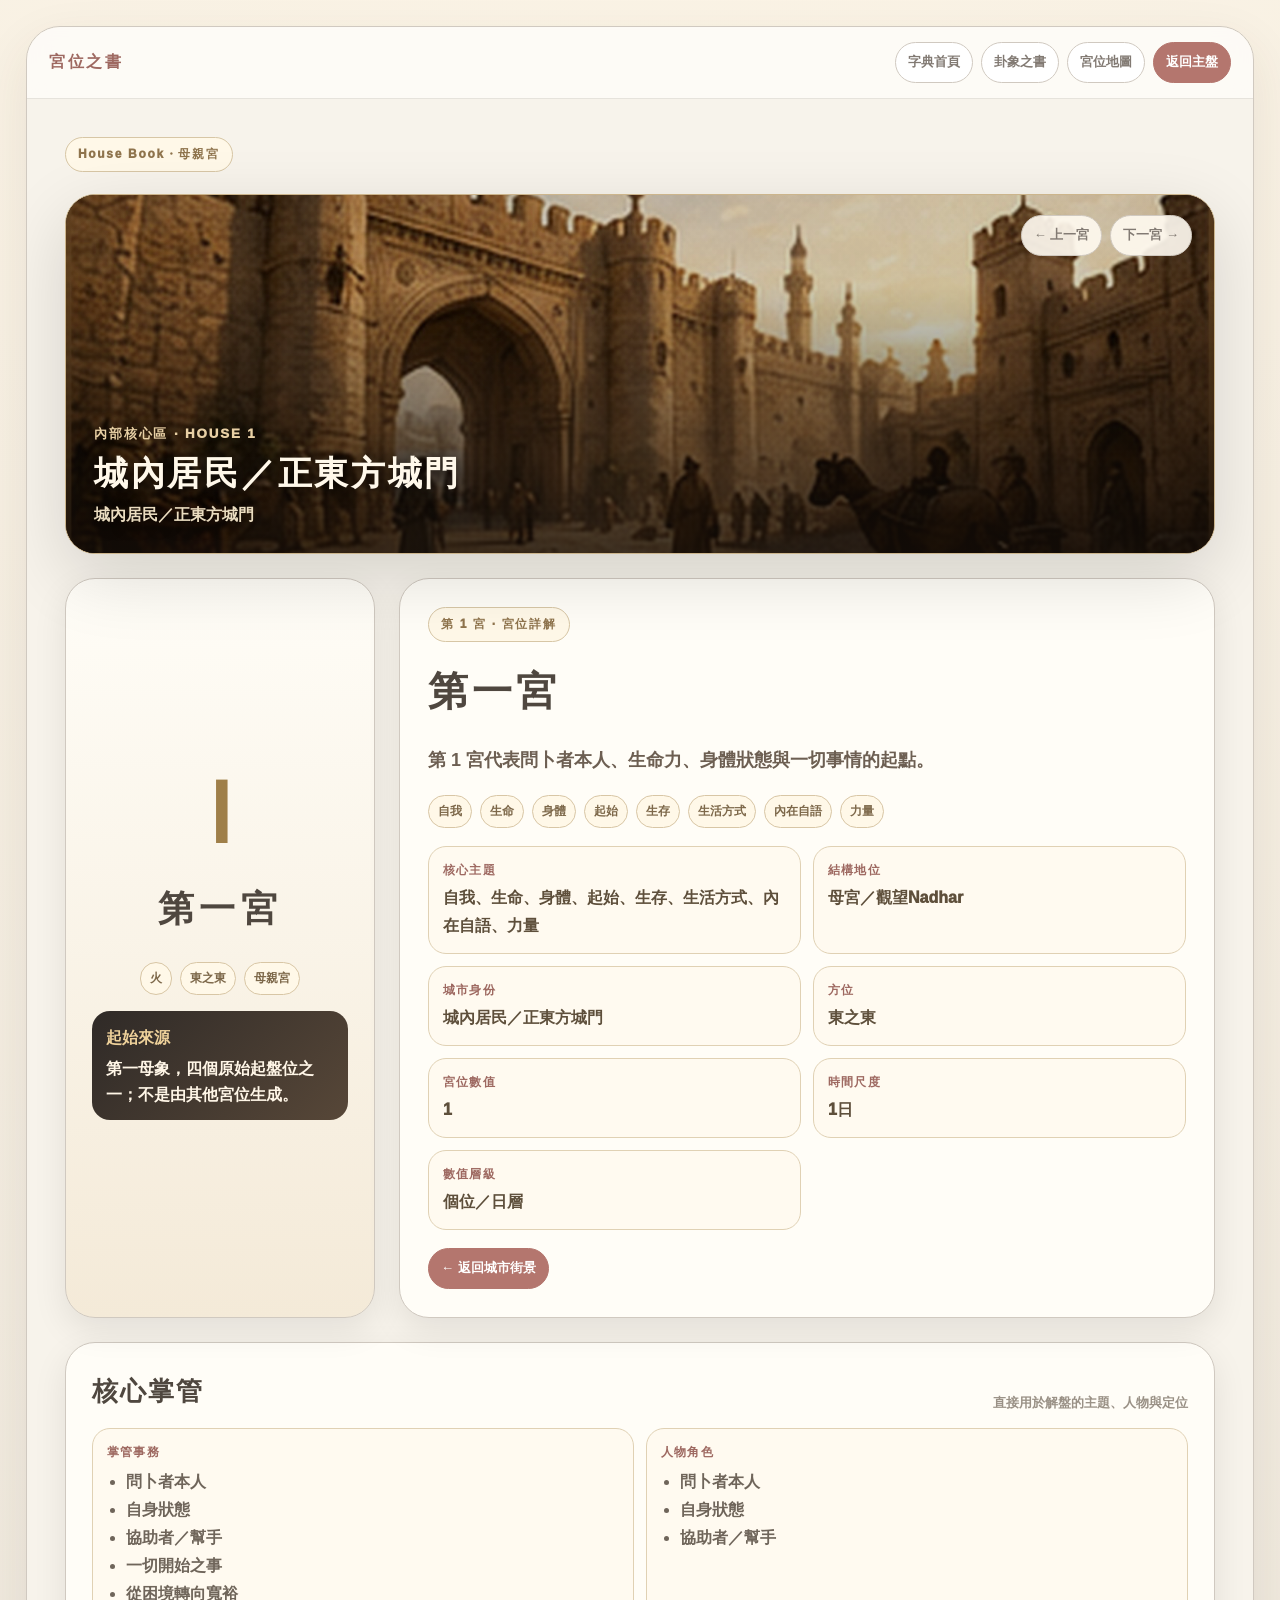
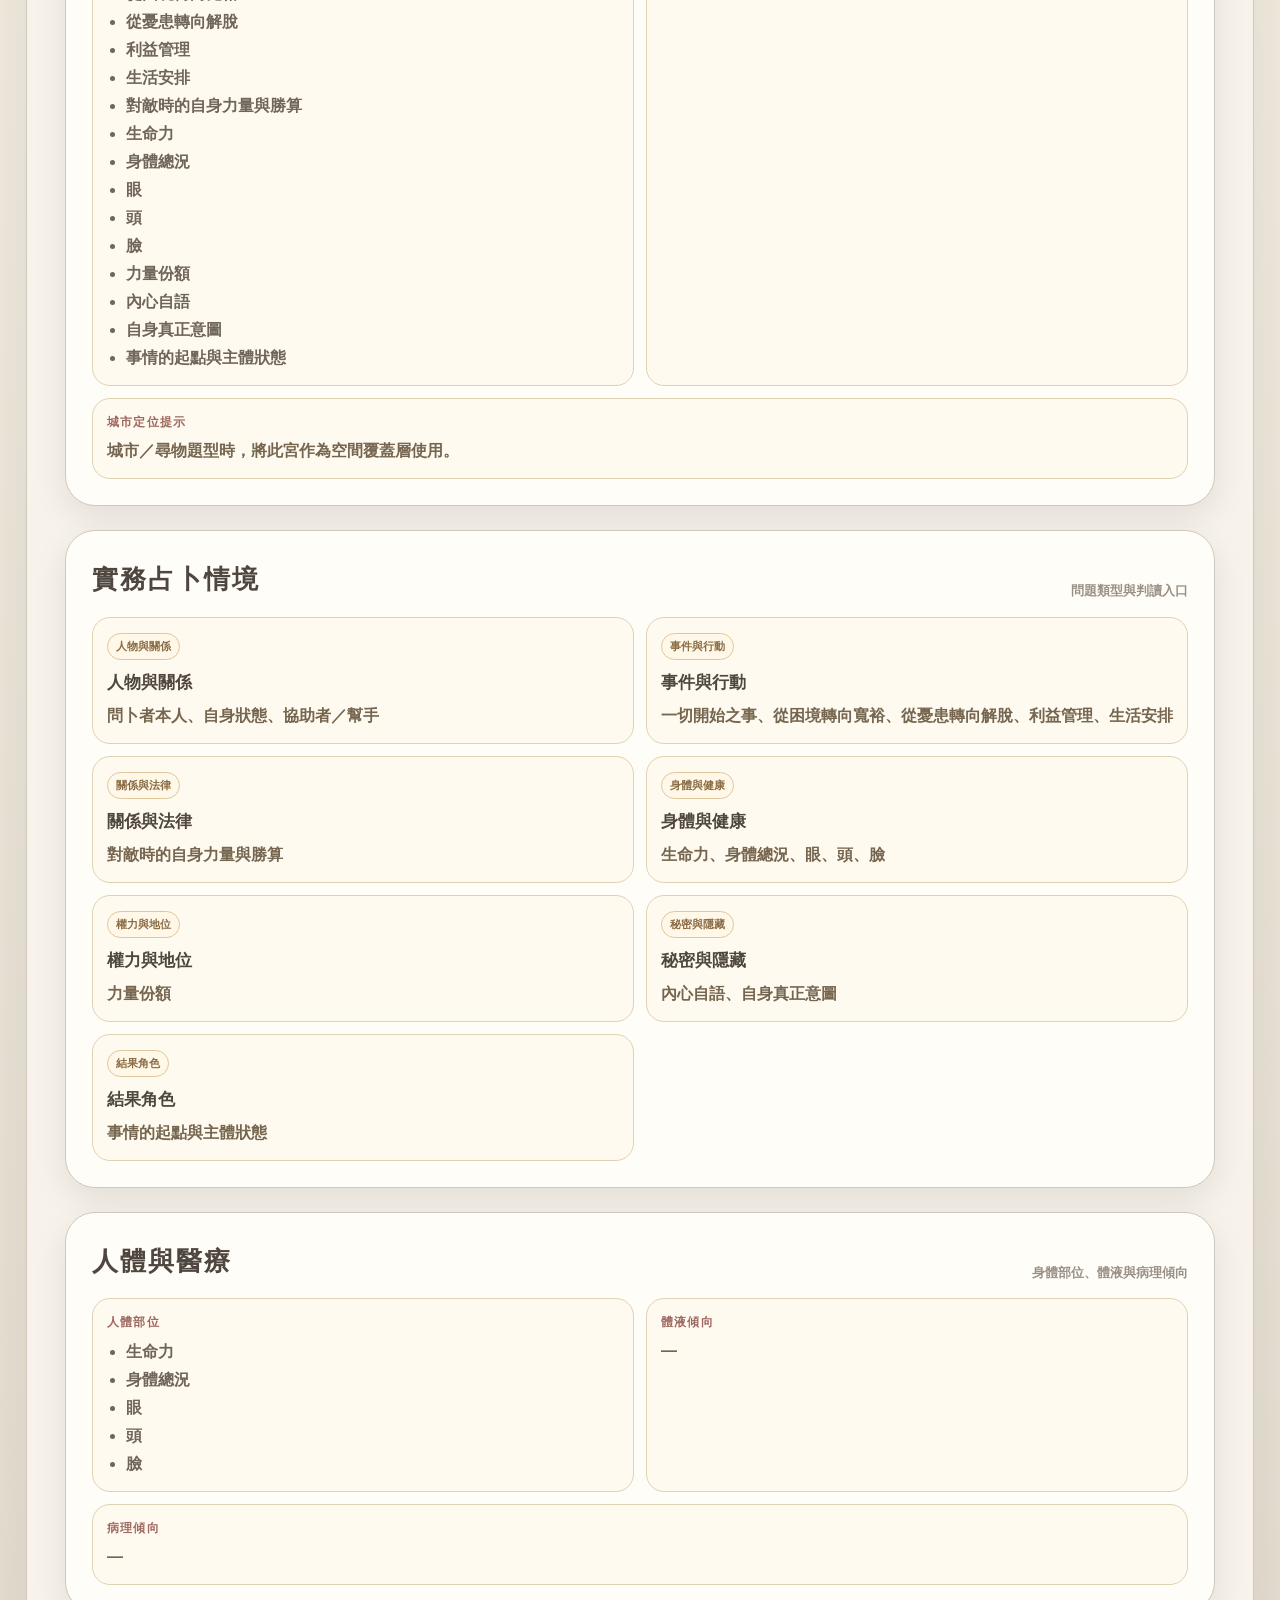
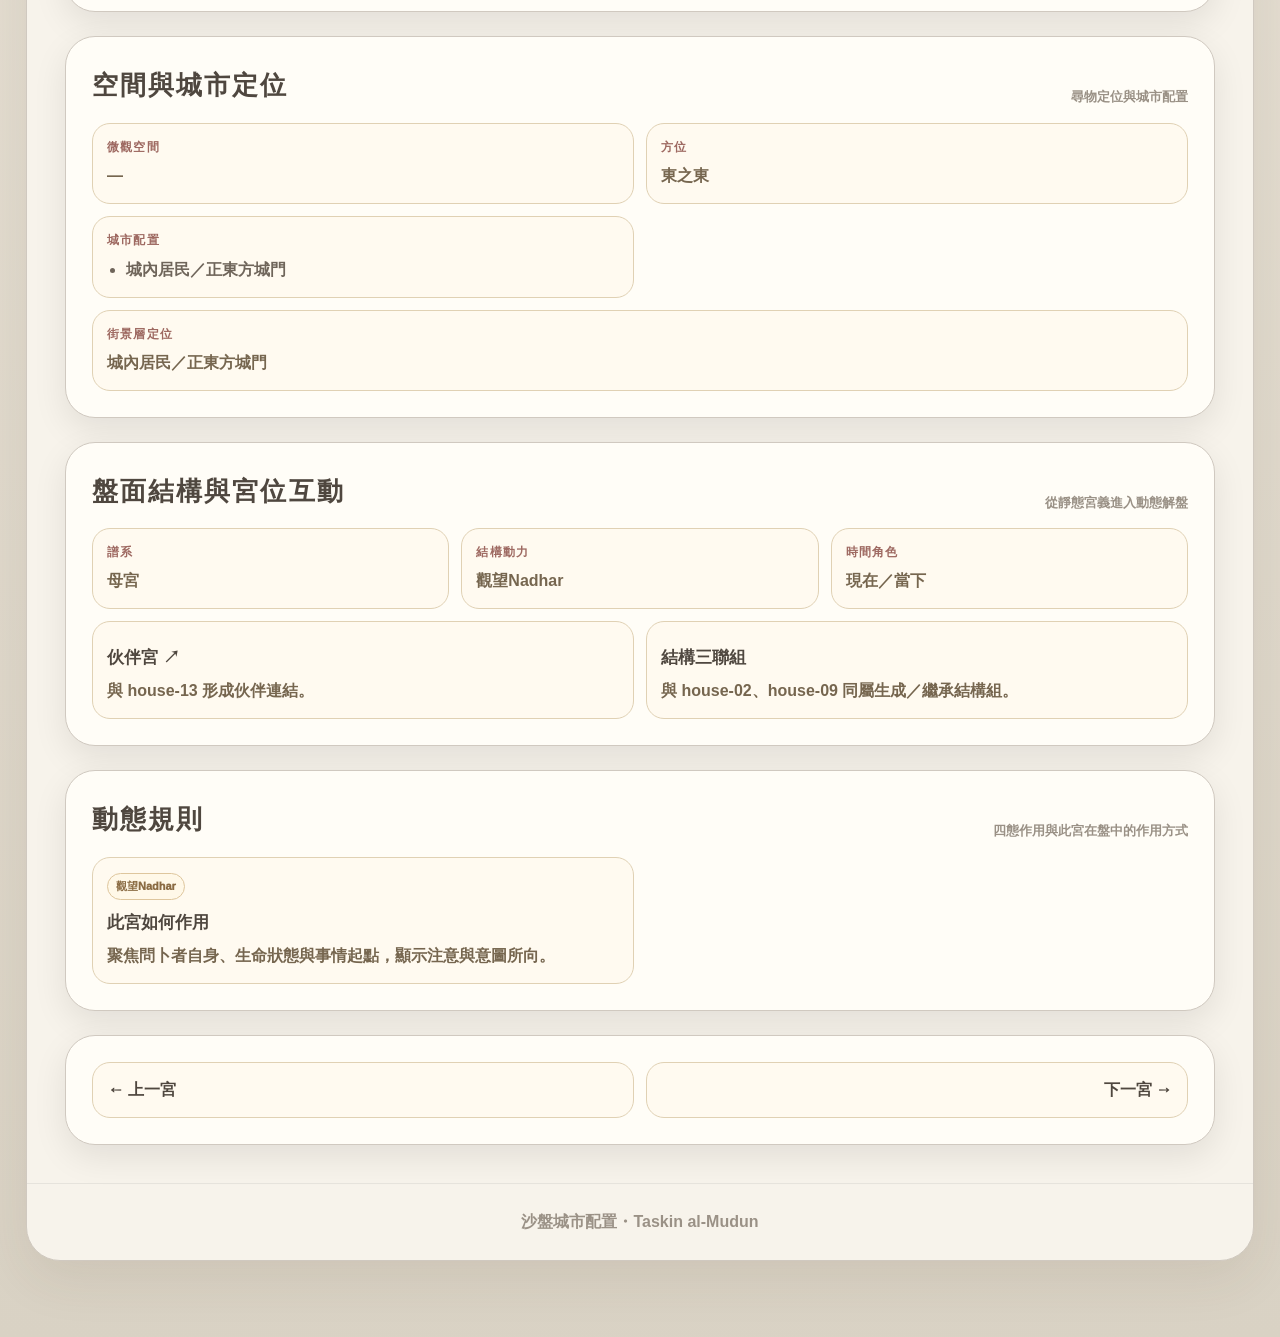
<file: house.html>
<!doctype html>
<html lang="zh-Hant">
<head>
<meta charset="utf-8"><meta name="viewport" content="width=device-width,initial-scale=1">
<title>宮位詳解｜沙占起來</title>
<style>
:root{--bg:#EAE8E3;--paper:#FDFBF7;--panel:#F8F3EA;--ink:#4f473f;--muted:#827A73;--line:#D0C9C0;--line2:#E6E3DC;--rose:#B4766E;--rose2:#9E6961;--gold:#C5A87C;--shadow:0 12px 34px #00000016;--shadow2:0 22px 70px #00000024}*{box-sizing:border-box}html{scroll-behavior:smooth}body{margin:0;background:radial-gradient(circle at 50% -15%,#fff7e8 0,#eee8dd 48%,#d9d2c4 100%);color:var(--ink);font-family:-apple-system,BlinkMacSystemFont,"Noto Sans TC","Microsoft JhengHei",sans-serif;line-height:1.75}a{color:inherit;text-decoration:none}.wrap{max-width:1280px;margin:auto;padding:26px 26px 76px}.app{background:#f7f3eb;border:1px solid var(--line);border-radius:34px;overflow:hidden;box-shadow:0 18px 52px #4a332117}.topbar{position:sticky;top:0;z-index:30;display:flex;justify-content:space-between;gap:16px;align-items:center;padding:15px 22px;background:#fdfbf7ed;border-bottom:1px solid var(--line2);backdrop-filter:blur(10px)}.brand{font-weight:1000;letter-spacing:.16em;color:var(--rose2)}.nav,.actions,.tags{display:flex;gap:8px;flex-wrap:wrap}.nav{justify-content:flex-end}.pill{display:inline-flex;align-items:center;justify-content:center;border:1px solid var(--line);background:#fff;border-radius:999px;padding:8px 12px;font-weight:900;font-size:13px;color:var(--muted)}.pill.primary{background:var(--rose);border-color:var(--rose);color:#fff}main{padding:38px}.overline{display:inline-flex;border:1px solid #d7c6a5;background:#fff8e8;color:#8f744d;border-radius:999px;padding:6px 12px;font-size:12px;font-weight:1000;letter-spacing:.14em}.scene{position:relative;min-height:360px;margin-top:22px;border-radius:30px;overflow:hidden;border:1px solid #ccb58c;box-shadow:var(--shadow2);background:#211710}.scene img{position:absolute;inset:0;width:100%;height:100%;object-fit:cover;filter:saturate(.92) contrast(1.02) brightness(.84)}.scene:after{content:"";position:absolute;inset:0;background:linear-gradient(180deg,#1c130d08 25%,#160e08c9 100%)}.sceneText{position:absolute;left:28px;right:28px;bottom:24px;z-index:2;color:#fff8ea;text-shadow:0 2px 16px #000}.sceneText small{font-weight:1000;letter-spacing:.14em;color:#e8d0a5}.sceneText b{display:block;margin-top:5px;font-size:34px;letter-spacing:.08em;line-height:1.25}.sceneText span{display:block;margin-top:6px;color:#eadcc0;font-weight:850;max-width:880px}.sceneNav{position:absolute;right:22px;top:20px;z-index:3}.sceneNav .pill{background:#fffaf0e8}.hero{display:grid;grid-template-columns:310px minmax(0,1fr);gap:24px;margin-top:24px}.houseCard,.summary,.section,.research{background:#fffdf7;border:1px solid var(--line);border-radius:30px;box-shadow:var(--shadow)}.houseCard{min-height:390px;padding:26px;display:flex;flex-direction:column;align-items:center;justify-content:center;text-align:center;background:linear-gradient(180deg,#fffdf7,#f4ead8)}.roman{font-family:Georgia,serif;font-size:82px;line-height:1;color:#9f7f49;font-weight:900}.houseCard h1{margin:20px 0 4px;font-size:36px;letter-spacing:.14em}.tag{display:inline-flex;border:1px solid #d8c6a5;background:#fff8e8;border-radius:999px;padding:5px 9px;color:#7d684a;font-size:12px;font-weight:1000}.tags{justify-content:center;margin-top:18px}.generation{width:100%;margin-top:16px;padding:13px 14px;border-radius:18px;background:linear-gradient(135deg,#2f2a27,#574738);color:#fff6e7;text-align:left}.generation b{display:block;color:#eed19a}.generation .formula{font-family:Georgia,serif;font-size:20px;font-weight:900;margin-top:4px}.summary{padding:28px}.summary h2{margin:14px 0 10px;font-size:40px;letter-spacing:.1em}.lead{font-size:18px;color:#6d5f52;font-weight:900;line-height:1.85}.keywords{display:flex;gap:8px;flex-wrap:wrap}.quickGrid,.cards,.grid2,.grid3{display:grid;gap:12px}.quickGrid,.cards,.grid2{grid-template-columns:repeat(2,minmax(0,1fr))}.grid3{grid-template-columns:repeat(3,minmax(0,1fr))}.quickGrid{margin-top:18px}.quick,.box,.item{background:#fffaf0;border:1px solid #e0d1b4;border-radius:18px;padding:13px 14px}.quick b,.box b{display:block;color:var(--rose2);font-size:12px;letter-spacing:.1em}.quick span{display:block;margin-top:3px;font-weight:950;color:#5e4f3b}.section{margin-top:24px;padding:26px}.sectionHead{display:flex;justify-content:space-between;gap:14px;align-items:end;margin-bottom:14px}.section h2{margin:0;font-size:26px;letter-spacing:.08em}.hint{color:#9a9186;font-size:13px;font-weight:850}.box p,.item p{margin:4px 0 0;color:#76664f;font-weight:820}.box ul{margin:5px 0 0;padding-left:1.2em;color:#6f655a;font-weight:820}.wide{grid-column:1/-1}.item .meta{display:inline-flex;border:1px solid #dec69d;background:#fff8e8;border-radius:999px;padding:3px 8px;font-size:11px;color:#8a6b43;font-weight:1000}.item h3{margin:8px 0 4px;font-size:17px}.engine{margin-top:8px;padding:8px 10px;border-radius:10px;background:#2f2a27;color:#eadcc0;font-size:12px;overflow-wrap:anywhere}.research{margin-top:24px;overflow:hidden}.research>summary{cursor:pointer;list-style:none;padding:20px 24px;background:#f7f1e7;color:#6e5c47;font-size:17px;font-weight:1000;letter-spacing:.06em}.research>summary small{display:block;margin-top:3px;color:#9a9186;font-size:12px;font-weight:800}.researchBody{padding:6px 24px 24px}.group{padding-top:16px;margin-top:16px;border-top:1px solid var(--line2)}.group:first-child{border-top:0}.group h3{margin:0 0 10px;font-size:18px}.rawName{background:#fffaf2;border:1px solid #e3d9c9;border-radius:16px;padding:12px}.rawName b{display:block}.rawName small{display:block;color:#948779}.rawName details{margin-top:7px}.rawScript{margin-top:7px;padding:7px 9px;border-radius:10px;background:#2f2a27;color:#eadcc0;overflow-wrap:anywhere}.quiet{background:#fffaf0;border:1px solid #e0d1b4;border-radius:18px;margin:9px 0;overflow:hidden}.quiet summary{cursor:pointer;padding:13px 15px;font-weight:1000;color:#7d684a}.quietBody{padding:0 15px 15px;color:#6f655a;font-weight:820}.footerNav{display:grid;grid-template-columns:1fr 1fr;gap:12px}.footerNav a{border:1px solid #e0d1b4;background:#fffaf0;border-radius:18px;padding:13px 15px;font-weight:950}.footerNav a:last-child{text-align:right}.notice{padding:12px 14px;border:1px solid #e0d1b4;background:#fff8e8;border-radius:16px;color:#8b7354;font-weight:900}footer{padding:24px;text-align:center;color:#9a9186;font-weight:800;border-top:1px solid var(--line2)}@media(max-width:900px){.hero{grid-template-columns:1fr}.quickGrid,.cards,.grid2,.grid3{grid-template-columns:1fr}.houseCard{min-height:300px}.wide{grid-column:auto}}@media(max-width:560px){.wrap{padding:0}.app{border-radius:0}.topbar{align-items:flex-start;padding:14px}.nav{gap:5px}.pill{font-size:12px;padding:7px 9px}main{padding:18px 14px}.scene{min-height:300px;border-radius:22px}.sceneText{left:18px;right:18px}.sceneText b{font-size:24px}.summary,.section,.houseCard{padding:20px;border-radius:22px}.summary h2{font-size:30px}.roman{font-size:64px}.sectionHead{display:block}.hint{margin-top:4px}}
</style>
</head>
<body><div class="wrap"><div class="app">
<div class="topbar"><div class="brand">宮位之書</div><div class="nav"><a class="pill" href="./dictionary.html">字典首頁</a><a class="pill" href="./figures.html">卦象之書</a><a class="pill" href="./houses.html">宮位地圖</a><a class="pill primary" href="./index.html">返回主盤</a></div></div>
<main id="app"><div class="notice">正在讀取宮位資料……</div></main><footer>沙盤城市配置・Taskin al-Mudun</footer>
</div></div>
<script>
const $=s=>document.querySelector(s),arr=v=>Array.isArray(v)?v:(v==null||v===''?[]:[v]);
const esc=s=>String(s??'').replace(/[&<>"']/g,c=>({'&':'&amp;','<':'&lt;','>':'&gt;','"':'&quot;',"'":'&#39;'}[c]));
const roman=n=>['','Ⅰ','Ⅱ','Ⅲ','Ⅳ','Ⅴ','Ⅵ','Ⅶ','Ⅷ','Ⅸ','Ⅹ','Ⅺ','Ⅻ','ⅩⅢ','ⅩⅣ','ⅩⅤ','ⅩⅥ'][+n]||String(n);
const ordinalName=n=>({1:'第一宮',2:'第二宮',3:'第三宮',4:'第四宮',5:'第五宮',6:'第六宮',7:'第七宮',8:'第八宮',9:'第九宮',10:'第十宮',11:'第十一宮',12:'第十二宮'}[+n]||'');
function clean(v){let s=String(v??'');s=s.replace(/\s*[（(][^（）()]*[\u0590-\u08FF\u0900-\u0D7F][^（）()]*[）)]/g,'').replace(/[\u0590-\u08FF\u0900-\u0D7F]+/g,'').replace(/（\s*）|\(\s*\)/g,'').replace(/\s{2,}/g,' ');return s.trim()}
const raw=v=>Array.isArray(v)?v.join('、'):(v&&typeof v==='object'?JSON.stringify(v):String(v??''));
const text=v=>clean(Array.isArray(v)?v.join('、'):(v&&typeof v==='object'?JSON.stringify(v):String(v??'')));
function id(){const q=new URLSearchParams(location.search).get('id')||'house-01';if(/^house-\d{2}$/.test(q))return q;const n=+q;return n>=1&&n<=16?`house-${String(n).padStart(2,'0')}`:'house-01'}
async function json(u){const r=await fetch(u,{cache:'no-store'});if(!r.ok)throw Error(`${r.status} ${u}`);return r.json()}
function list(v,{r=false}={}){const xs=arr(v).filter(Boolean),f=r?raw:text;return xs.length?`<ul>${xs.map(x=>`<li>${esc(f(typeof x==='string'?x:(x.value||x.title||JSON.stringify(x))))}</li>`).join('')}</ul>`:'<p>—</p>'}
function value(v,o={}){if(Array.isArray(v))return list(v,o);if(v&&typeof v==='object')return `<div class="engine">${esc(JSON.stringify(v))}</div>`;return `<p>${esc((o.r?raw(v):text(v))||'—')}</p>`}
function box(k,v,w=false,o={}){return `<div class="box ${w?'wide':''}"><b>${esc(k)}</b>${value(v,o)}</div>`}
function quick(k,v){return `<div class="quick"><b>${esc(k)}</b><span>${esc(text(v)||'—')}</span></div>`}
function modeLabel(v){return ({Nadhar:'觀望Nadhar',Nutq:'發聲Nutq',Ittisal:'連結Ittisal',Infisal:'分離Infisal'}[String(v??'')]||v)}
function structureLabel(v){return String(v??'').replace(/Nadhar/g,'觀望Nadhar').replace(/Nutq/g,'發聲Nutq').replace(/Ittisal/g,'連結Ittisal').replace(/Infisal/g,'分離Infisal')}
function measureLevel(n){n=Number(n);if(n<=4)return'個位／日層';if(n<=8)return'十位／週層';if(n<=12)return'百位／月層';return'千位／年層'}
function originPanel(h){const o=h.origin||{};if(!o.label)return'';if(o.type==='generation'){const from=(o.from||h.structure?.generation?.from||[]).map(x=>`<a href="./house.html?id=${encodeURIComponent(x)}">${esc(x)}</a>`).join(' + ');return `<div class="generation"><b>${esc(text(o.label||'生成公式'))}</b><div class="formula">${from} → ${esc(h.id)}</div></div>`}return `<div class="generation"><b>${esc(text(o.label||'來源方式'))}</b><div style="margin-top:4px;font-weight:850;line-height:1.6">${esc(text(o.summary||'—'))}</div></div>`}
function item(q,type='query'){const meta=type==='rule'?(q.type||'rule'):(q.category||'其他'),title=q.title||q.label||'',body=q.interpretation||q.content||q.summary||q.rule||'';return `<article class="item"><span class="meta">${esc(text(meta))}</span><h3>${esc(text(title))}</h3><p>${esc(text(body))}</p>${q.engine?`<div class="engine">ENGINE · ${esc(JSON.stringify(q.engine))}</div>`:''}</article>`}
function relation(r){return `<article class="item"><h3>${r.with?`<a href="./house.html?id=${encodeURIComponent(r.with)}">${esc(text(r.label||r.with))} ↗</a>`:esc(text(r.label||'宮位關係'))}</h3><p>${esc(text(r.rule||''))}</p></article>`}
function dynamicPanel(h){const d=h.dynamicFunction||{};if(!d.summary)return '<div class="notice">尚無動態作用資料。</div>';return `<article class="item"><span class="meta">${esc(text(d.label||modeLabel(d.mode)||'動態作用'))}</span><h3>此宮如何作用</h3><p>${esc(text(d.summary))}</p></article>`}
function render(h){const c=h.core||{},card=h.card||{},b=h.basic||{},m=h.medical||{},s=h.space||{},cl=h.cityLayer||{},cm=h.classMeta||{},measure=h.measure||{},timing=measure.timing||{},elem=typeof card.element==='object'?card.element.primary:card.element,displayName=ordinalName(h.number)||h.zhName;document.title=`${displayName}｜宮位之書`;$('#app').innerHTML=`
<span class="overline">House Book・${esc(text(cm.zh||h.houseClass||'宮位詳解'))}</span>
<section class="scene"><img src="${esc(h.display?.heroImage||h.image||'')}" alt="${esc(text(h.imageAlt||'宮位場景圖'))}"><div class="sceneNav actions"><a class="pill" href="${esc(h.links?.previous||'#')}">← 上一宮</a><a class="pill" href="${esc(h.links?.next||'#')}">下一宮 →</a></div><div class="sceneText"><small>${esc(text(cl.zone||'Taskin al-Mudun'))} · HOUSE ${h.number}</small><b>${esc(text(cl.role||card.cityRole||h.zhName))}</b><span>${esc(text(cl.citySummary||''))}</span></div></section>
<section class="hero"><aside class="houseCard"><div class="roman">${roman(h.number)}</div><h1>${esc(displayName)}</h1><div class="tags"><span class="tag">${esc(text(elem||'—'))}</span><span class="tag">${esc(text(card.direction||'—'))}</span><span class="tag">${esc(text(cm.zh||h.houseClass||'—'))}</span></div>${originPanel(h)}</aside><section class="summary"><span class="overline">第 ${h.number} 宮 · 宮位詳解</span><h2>${esc(displayName)}</h2><p class="lead">${esc(text(c.oneLine||h.identity?.oneLine||''))}</p><div class="keywords">${(c.keywords||card.keywords||[]).map(k=>`<span class="tag">${esc(text(k))}</span>`).join('')}</div><div class="quickGrid">${quick('核心主題',c.theme||h.identity?.coreTheme)}${quick('結構地位',structureLabel(card.structure))}${quick('城市身份',cl.role||card.cityRole)}${quick('方位',s.direction?.primary||card.direction)}${quick('宮位數值',measure.cumulative?.value)}${quick('時間尺度',timing.display)}${quick('數值層級',measureLevel(h.number))}</div><div class="actions" style="margin-top:18px"><a class="pill primary" href="./houses.html#house-${h.number}">← 返回城市街景</a></div></section></section>
<section class="section"><div class="sectionHead"><h2>核心掌管</h2><span class="hint">直接用於解盤的主題、人物與定位</span></div><div class="cards">${box('掌管事務',b.domains)}${box('人物角色',b.roles)}${box('城市定位提示',cl.locatingHint,true)}</div></section>
<section class="section"><div class="sectionHead"><h2>實務占卜情境</h2><span class="hint">問題類型與判讀入口</span></div><div class="grid2">${(h.queries||[]).map(q=>item(q)).join('')||'<div class="notice">尚無獨立占卜情境。</div>'}</div></section>
<section class="section"><div class="sectionHead"><h2>人體與醫療</h2><span class="hint">身體部位、體液與病理傾向</span></div><div class="cards">${box('人體部位',m.bodyParts)}${box('體液傾向',m.humors)}${box('病理傾向',m.pathology,true)}</div></section>
<section class="section"><div class="sectionHead"><h2>空間與城市定位</h2><span class="hint">尋物定位與城市配置</span></div><div class="cards">${box('微觀空間',s.microLocations)}${box('方位',s.direction?.primary||card.direction)}${box('城市配置',s.city)}${box('街景層定位',cl.citySummary,true)}</div></section>
<section class="section"><div class="sectionHead"><h2>盤面結構與宮位互動</h2><span class="hint">從靜態宮義進入動態解盤</span></div><div class="grid3">${box('譜系',h.structure?.lineage)}${box('結構動力',modeLabel(h.structure?.modality))}${box('時間角色',h.structure?.temporalRole)}</div><div class="grid2" style="margin-top:12px">${(h.relations||[]).map(relation).join('')||'<div class="notice">尚無宮位關係資料。</div>'}</div></section>
<section class="section"><div class="sectionHead"><h2>動態規則</h2><span class="hint">四態作用與此宮在盤中的作用方式</span></div><div class="grid2">${dynamicPanel(h)}</div></section>
<section class="section"><div class="footerNav"><a href="${esc(h.links?.previous||'#')}">← 上一宮</a><a href="${esc(h.links?.next||'#')}">下一宮 →</a></div></section>`}
const houseId=id(),houseNo=Number(houseId.slice(-2)),shard=Math.ceil(houseNo/4);json(`./data/houses/v2/public-${shard}.json`).then(d=>{const h=(d.records||[]).find(x=>x.id===houseId);if(!h)throw Error(`找不到 ${houseId}`);render(h)}).catch(e=>{$('#app').innerHTML=`<div class="section"><h2>讀取失敗</h2><p>${esc(e.message)}</p><a class="pill primary" href="./houses.html">返回宮位地圖</a></div>`});
</script></body></html>
</file>
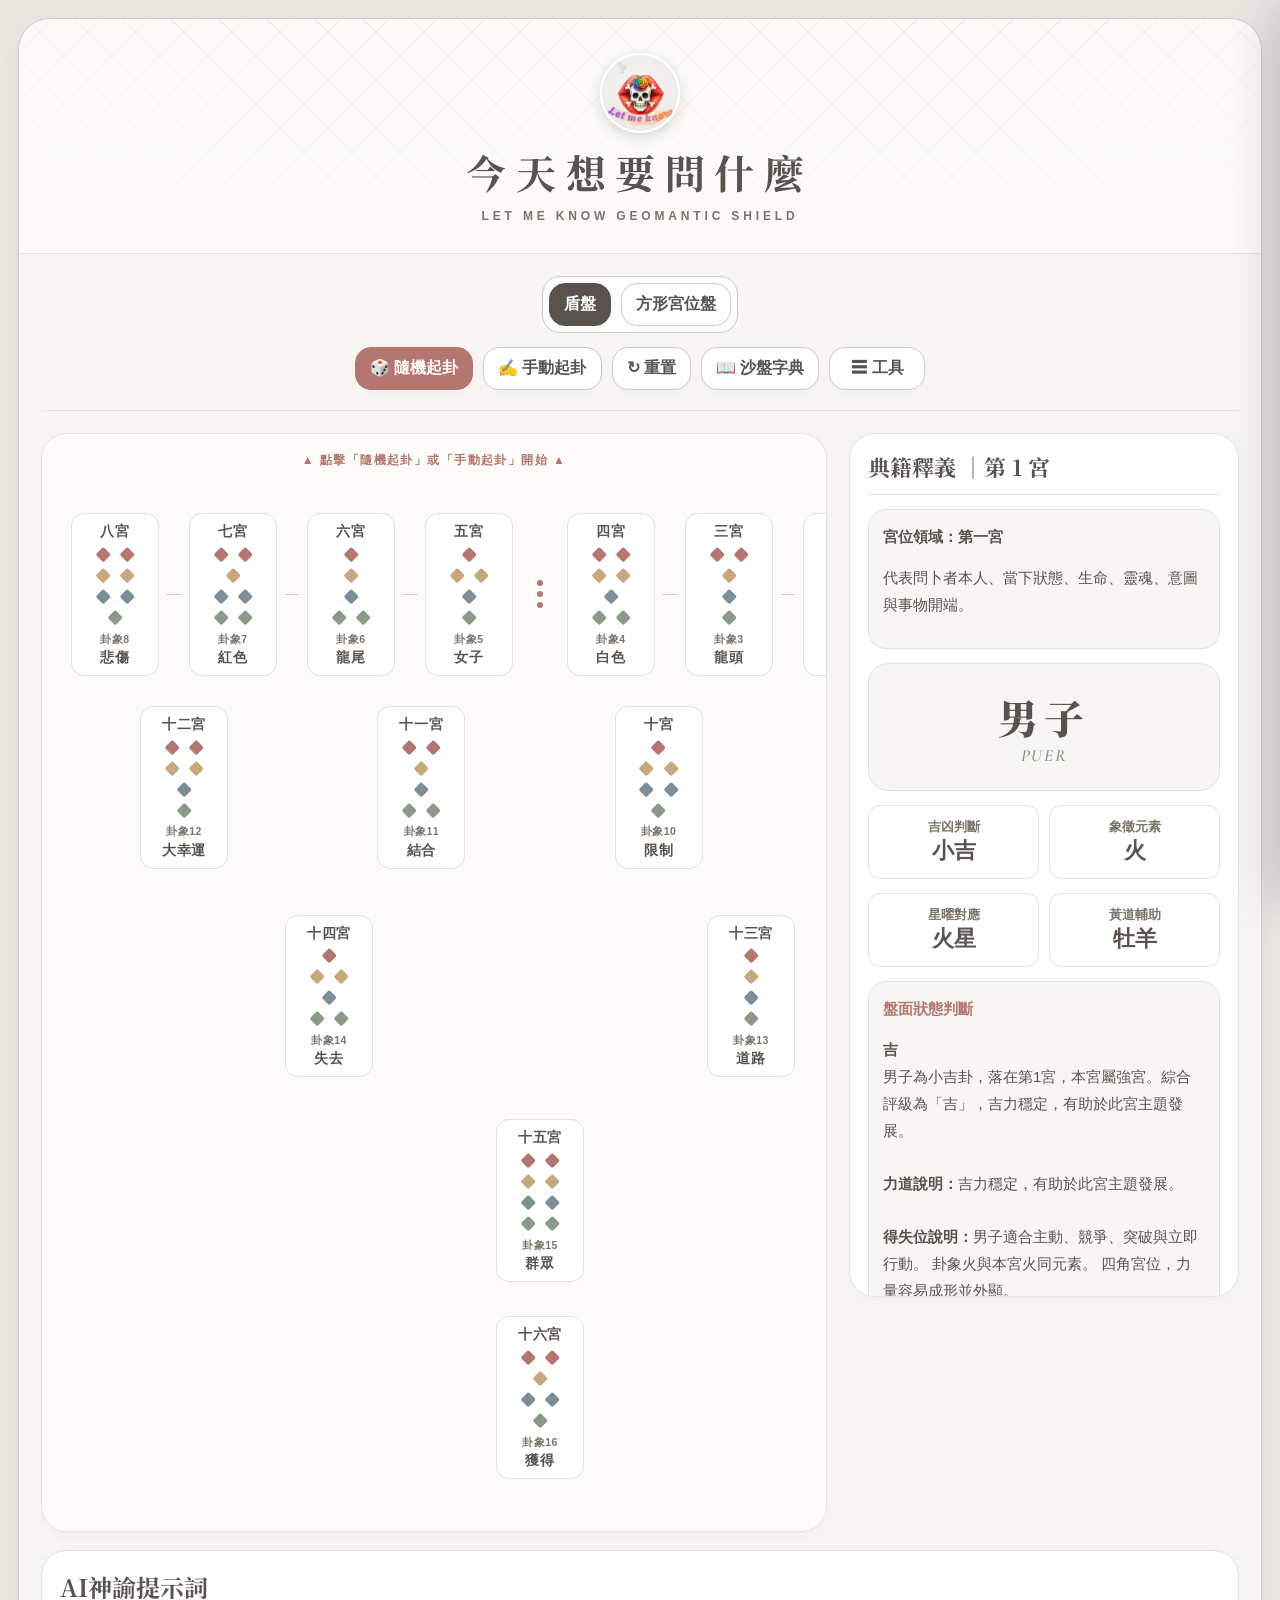
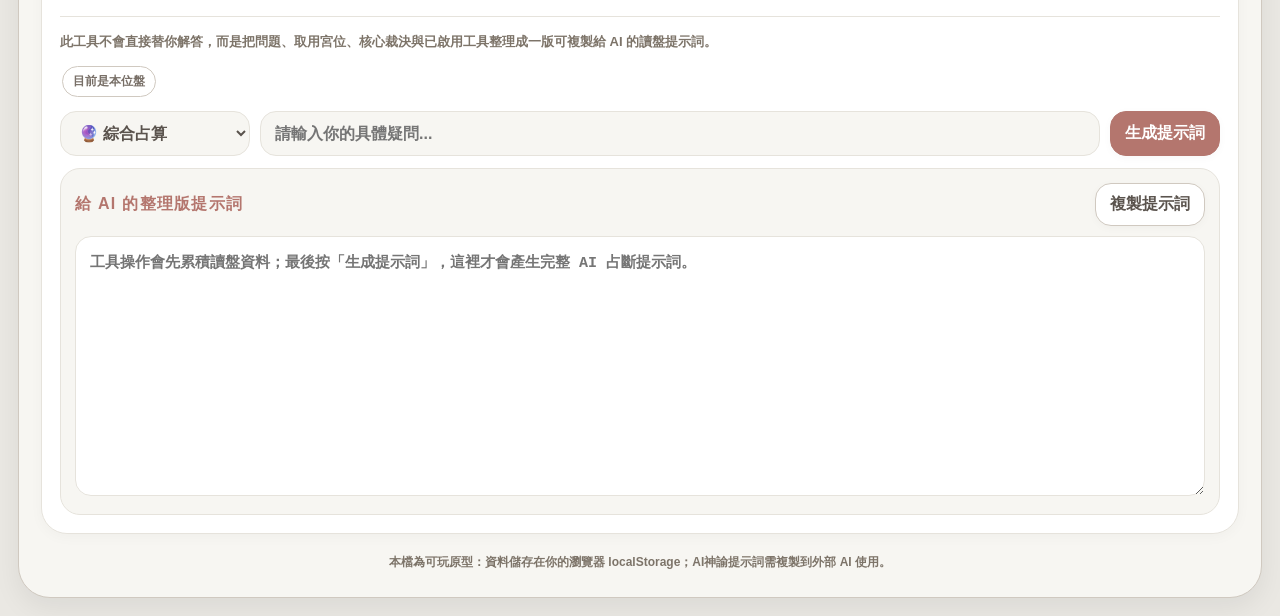
<file: index-core.html>
<!doctype html>
<html lang="zh-Hant">
<head>
  <meta charset="utf-8" />
  <meta name="viewport" content="width=device-width,initial-scale=1,viewport-fit=cover" />
  <title>今天想要問什麼｜ʿIlm al-Raml</title>
  <style>
    @import url('https://fonts.googleapis.com/css2?family=Noto+Serif+TC:wght@600;700;900&family=Cormorant+Garamond:ital,wght@0,500;1,500;1,600&display=swap');

    /* =========================================================
       STYLE MAP
       01 Theme / base layout
       02 Tool drawer / controls
       03 Chart containers: shield + square house chart
       04 Side panels, four elements, four states, AI prompt, diary
       05 Modals, motion overlay, long-press card, board toast
       06 Light systems: timeline, flight, four states, intent, source, status
       07 Responsive rules
       ========================================================= */
    :root{
      --bg:#EAE8E3; --panel:#F7F6F2; --paper:#FDFBF7; --white:#fff;
      --ink:#5A534D; --muted:#786F67; --soft:#7D7469; --line:#D0C9C0;
      --line2:#E6E3DC; --rose:#B4766E; --rose2:#9E6961;
      --gold:#C5A87C; --blue:#7C8F99; --green:#8A9A86;
      --serif:'Noto Serif TC',"Noto Serif","Songti TC",serif;
      --latin:'Cormorant Garamond',"Times New Roman",serif;
      --lamp-strong:#F7E8AF; --lamp-good:#5FAE78; --lamp-small:#DEC78D;
      --lamp-neutral:#B9B5AD; --lamp-smallbad:#E6A1AD; --lamp-bad:#9E444A; --lamp-strongbad:#4F1828;
      --func-cyan:#48AFC4; --func-fire:#D65245; --func-air:#DDEFF2; --func-water:#4F90C8; --func-earth:#B8874A;
      --func-intent:#A65391; --func-violet:#7D4BA8; --func-mint:#6DBE91; --toast-bg:#2C214F; --toast-text:#FFF7DF;
    }
    *{box-sizing:border-box}
    body{margin:0;background:var(--bg);color:var(--ink);font-family:-apple-system,BlinkMacSystemFont,"Noto Sans TC","Microsoft JhengHei",Segoe UI,sans-serif;}
    button,input,select{font:inherit}
    .wrap{max-width:1160px;margin:12px auto;padding:0 10px}
    .app{background:var(--panel);border:1px solid var(--line);border-radius:30px;overflow:hidden;box-shadow:0 10px 28px #0001}
    header{padding:26px 16px;text-align:center;background:#ffffff88;border-bottom:1px solid var(--line2);position:relative;overflow:hidden}
    header::before{content:'';position:absolute;inset:0;opacity:.5;pointer-events:none;
      background-image:repeating-linear-gradient(45deg,var(--line2) 0,var(--line2) 1px,transparent 1px,transparent 34px),repeating-linear-gradient(-45deg,var(--line2) 0,var(--line2) 1px,transparent 1px,transparent 34px);
      -webkit-mask-image:linear-gradient(to bottom,#000,transparent 92%);mask-image:linear-gradient(to bottom,#000,transparent 92%);}
    header>*{position:relative}
    h1{margin:0;font-size:28px;letter-spacing:.16em;font-family:var(--serif);font-weight:700}
    .sub{margin-top:8px;color:var(--soft);font-size:12px;font-weight:700;letter-spacing:.25em}
    .brandLogo{width:64px;height:64px;border-radius:50%;object-fit:cover;display:block;margin:0 auto 10px;box-shadow:0 4px 14px #0002;border:2px solid var(--white)}
    @media(min-width:901px){.brandLogo{width:80px;height:80px;margin-bottom:14px}}
    main{padding:18px}
    .controls{display:flex;flex-direction:column;align-items:center;gap:14px;padding-bottom:20px;border-bottom:1px solid var(--line2);margin-bottom:22px}
    .toggle,.buttons{display:flex;gap:10px;flex-wrap:wrap;justify-content:center}
    .toggle{background:white;border:1px solid var(--line);border-radius:18px;padding:6px}
    button{border:1px solid var(--line);background:white;color:var(--ink);border-radius:16px;padding:10px 14px;font-weight:800;cursor:pointer;box-shadow:0 2px 8px #00000008}
    .navButton{display:inline-flex;align-items:center;justify-content:center;gap:6px;border:1px solid var(--line);background:white;color:var(--ink);border-radius:16px;padding:10px 14px;font-weight:800;cursor:pointer;box-shadow:0 2px 8px #00000008;text-decoration:none;min-height:42px}
    .navButton:hover{border-color:var(--gold);background:#fffaf0;color:var(--ink)}
    .navButton:active{transform:scale(.98)}
    button.primary{background:var(--rose);border-color:var(--rose);color:white}
    button.primary:hover{background:var(--rose2)}
    button.active{background:var(--ink);border-color:var(--ink);color:white}
    button.blueActive{background:var(--blue);border-color:var(--blue);color:white}
    button:active{transform:scale(.98)}
    .toolDrawerBtn{min-width:96px}
    .drawerOverlay{position:fixed;inset:0;background:#5a534d73;z-index:110;opacity:0;pointer-events:none;transition:.22s;backdrop-filter:blur(3px)}
    .drawerOverlay.open{opacity:1;pointer-events:auto}
    .toolDrawer{position:fixed;top:0;right:0;z-index:111;width:min(360px,calc(100vw - 34px));height:100vh;background:var(--panel);border-left:1px solid var(--line);box-shadow:-18px 0 48px #0003;transform:translateX(104%);transition:.28s cubic-bezier(.2,.8,.2,1);padding:18px;display:flex;flex-direction:column;gap:14px;overflow:auto}
    .toolDrawer.open{transform:translateX(0)}
    .drawerHead{display:flex;align-items:center;justify-content:space-between;gap:12px;padding-bottom:12px;border-bottom:1px solid var(--line2)}
    .drawerHead h2{margin:0;font-size:20px;letter-spacing:.08em;font-family:var(--serif);font-weight:700}
    .drawerClose{width:42px;height:42px;border-radius:14px;padding:0;font-size:20px}
    .toolSection{background:white;border:1px solid var(--line2);border-radius:22px;padding:14px;box-shadow:0 3px 12px #00000008}
    .toolSectionTitle{font-size:12px;font-weight:1000;color:var(--soft);letter-spacing:.16em;margin:0 0 8px}
    .toolSectionHint{font-size:12px;color:var(--muted);font-weight:750;line-height:1.55;margin:-2px 0 10px}
    .toolGrid{display:grid;grid-template-columns:1fr;gap:10px}
    .toolGrid button{width:100%;text-align:left;display:flex;align-items:center;justify-content:flex-start;gap:8px;min-height:44px}
    @media(max-width:760px){.toolDrawer{width:min(340px,calc(100vw - 20px));padding:14px}.toolGrid button{min-height:48px}}

    /* 03 Main chart layout */
    .layout{display:grid;grid-template-columns:1fr;gap:18px;align-items:start}
    .side{width:100%}
    @media(max-width:900px){h1{font-size:22px} main{padding:12px}}
    @media(min-width:901px){header{padding:34px 16px 30px} h1{font-size:40px;letter-spacing:.24em;line-height:1.25}.sub{margin-top:12px;letter-spacing:.32em}}
    .card{background:white;border:1px solid var(--line2);border-radius:26px;padding:18px;box-shadow:0 3px 14px #00000008}
    .chartCard{background:var(--paper);min-height:540px;overflow:auto}
    .hint{text-align:center;color:var(--rose);font-size:12px;font-weight:800;letter-spacing:.12em;margin-bottom:18px}

    /* 03A Shield chart */
    .shield{min-width:900px;display:flex;flex-direction:column;align-items:center;padding:22px 12px 30px}
    .row{display:flex;align-items:center;justify-content:center;gap:8px}
    .shieldTop{margin-bottom:26px}
    .shieldNephews{width:760px;justify-content:space-between;margin-bottom:42px}
    .shieldWitnesses{width:470px;justify-content:space-between;margin-bottom:38px}
    .shieldJudge{margin-bottom:30px}
    .shieldFinal{margin-bottom:0}
    .gapdots{display:flex;flex-direction:column;gap:5px;margin:0 16px}
    .gapdots i{width:6px;height:6px;background:var(--rose);border-radius:50%;display:block}
    .fig{width:82px;min-height:132px;background:white;border:1px solid var(--line2);border-radius:12px;padding:8px 6px;display:flex;flex-direction:column;align-items:center;justify-content:center;cursor:pointer;transition:.2s;position:relative}
    .fig:hover{background:#F2EFE9}
    .fig.sel{border-color:var(--rose);box-shadow:0 0 0 2px #b4766e33;transform:scale(1.04)}
    .fig.target{border-color:var(--green);box-shadow:0 0 0 4px #8a9a8644;transform:scale(1.08)}
    .fig.darbSel{border-color:var(--func-violet);box-shadow:0 0 0 3px #7d4ba840,0 0 18px #7d4ba860}
    .fig.darbTarget{border-color:#B58A38;box-shadow:0 0 0 4px #7d4ba83c,0 0 24px #c9964e88;transform:scale(1.08)}
    .fig .house{font-size:13px;font-weight:900;margin-bottom:4px;letter-spacing:.06em;line-height:1.18}
    .fig .role{font-size:10px;color:var(--soft);font-weight:800;margin-top:5px;white-space:nowrap;letter-spacing:.045em;line-height:1.28}
    .fig .name{font-size:13px;font-weight:900;margin-top:3px;white-space:nowrap;letter-spacing:.045em;line-height:1.2}
    .dots{display:flex;flex-direction:column;gap:8px;margin:4px 0}
    .line{height:12px;display:flex;align-items:center;justify-content:center;gap:13px}
    .dot{width:10px;height:10px;transform:rotate(45deg);border-radius:2px;background:currentColor}
    .fire{color:var(--rose)} .air{color:var(--gold)} .water{color:var(--blue)} .earth{color:var(--green)}
    .connector{height:1px;width:14px;background:var(--line)}

    /* 03B Square house chart */
    .squareWrap{position:relative;width:min(680px,100%);aspect-ratio:1/1;margin:auto;background:white;border-radius:20px;overflow:hidden}
    svg{position:absolute;inset:0;width:100%;height:100%}
    polygon{fill:transparent;stroke:var(--line);stroke-width:.45;cursor:pointer;transition:.2s}
    polygon:hover{fill:#f2efe980}
    polygon.sel{fill:#EDEAE1;stroke:var(--rose);stroke-width:1.5}
    polygon.target{fill:#8a9a8622;stroke:var(--green);stroke-width:2}
    polygon.darbSel{fill:#7d4ba824;stroke:var(--func-violet);stroke-width:2.4;filter:drop-shadow(0 0 2px #7D4BA8)}
    polygon.darbTarget{fill:#c9964e2b;stroke:#B58A38;stroke-width:2.6;filter:drop-shadow(0 0 3px #C9964E)}
    .sqLabel{position:absolute;transform:translate(-50%,-50%);pointer-events:none;display:flex;flex-direction:column;align-items:center;justify-content:center}
    .sqLabel .sqTitle{font-size:11px;font-weight:900;color:var(--soft);margin-bottom:2px}
    .sqLabel .dots{gap:2px;margin:0}
    .sqLabel .line{height:16px;gap:8px}
    .sqLabel .dot{width:8px;height:8px}

    /* 04 Side interpretation panels */
    .side h2,.panel h3,.card>h2{margin:0 0 14px;padding-bottom:12px;border-bottom:1px solid var(--line2);font-family:var(--serif);font-weight:700}
    .infoBox{background:var(--panel);border:1px solid var(--line2);border-radius:18px;padding:14px;margin-bottom:14px}
    .bigName{text-align:center;background:var(--panel);border:1px solid var(--line2);border-radius:20px;padding:24px 10px;margin-bottom:14px}
    .bigName .zh{font-size:36px;font-weight:900;letter-spacing:.16em;font-family:var(--serif)}
    .bigName .latin{font-size:17px;color:var(--green);font-weight:600;letter-spacing:.1em;text-transform:uppercase;font-family:var(--latin);font-style:italic}
    .meta{display:grid;grid-template-columns:1fr 1fr;gap:10px;margin-bottom:14px}
    .meta div{background:white;border:1px solid var(--line2);border-radius:12px;padding:12px;text-align:center}
    .meta small{display:block;color:var(--soft);font-weight:900}
    .meta b{font-size:20px}

    /* 04A Dynamic analysis panels */
    .panels{display:flex;flex-direction:column;gap:18px;margin-top:18px}
    .misaaha{display:grid;grid-template-columns:1fr 2fr;gap:14px}
    @media(max-width:800px){.misaaha{grid-template-columns:1fr}}
    .grid4{display:grid;grid-template-columns:repeat(4,1fr);gap:10px}
    @media(max-width:700px){.grid4{grid-template-columns:repeat(2,1fr)}}
    .elementCard{border:1px solid var(--line2);border-radius:14px;padding:12px;text-align:center;background:var(--paper)}
    .stateGrid{display:grid;grid-template-columns:repeat(2,1fr);gap:12px}
    @media(max-width:700px){.stateGrid{grid-template-columns:1fr}}
    .state{border:1px solid var(--line2);border-radius:18px;padding:12px;background:var(--paper);display:flex;gap:12px;align-items:center;cursor:pointer;transition:.18s;position:relative}
    .state:hover{background:#F2EFE9;transform:translateY(-1px)}
    .state:active{transform:scale(.99)}
    .miniFig{width:54px;background:white;border:1px solid var(--line2);border-radius:14px;padding:8px}
    .houseChips{display:flex;flex-wrap:wrap;gap:8px;margin-top:10px}
    .houseChip{border:1px solid var(--line);background:white;border-radius:999px;padding:7px 10px;font-size:12px;font-weight:900;color:var(--muted)}
    .houseChip.current{background:var(--rose);border-color:var(--rose);color:white}

    /* 04B AI prompt and diary */
    .oracle{margin-top:18px}
    .oracleRow{display:grid;grid-template-columns:170px 1fr auto;gap:10px}
    @media(max-width:760px){.oracleRow{grid-template-columns:1fr}}
    select,input{width:100%;border:1px solid var(--line2);border-radius:16px;padding:12px 14px;background:var(--panel);font-size:16px;color:var(--ink);font-weight:700}
    .result{margin-top:14px;background:var(--panel);border:1px solid var(--line2);border-radius:20px;padding:18px;white-space:pre-wrap;line-height:1.8;font-weight:600}
    .badge{display:inline-flex;align-items:center;border-radius:999px;padding:6px 10px;font-size:12px;font-weight:900;border:1px solid var(--line);background:white;color:var(--muted);margin:2px}
    .diaryList{display:none;margin-top:14px}
    .diaryList.open{display:block}
    .entry{background:white;border:1px solid var(--line2);border-radius:18px;padding:14px;margin-top:10px}
    .entry .date{font-size:12px;color:var(--soft);font-weight:900}

    /* 05 Modals and overlays */
    .modal{position:fixed;inset:0;background:#5a534dcc;display:none;align-items:center;justify-content:center;z-index:99;padding:16px}
    .modal.open{display:flex}
    .modalBox{background:var(--panel);border:2px solid var(--line2);border-radius:26px;max-width:680px;width:100%;padding:18px;box-shadow:0 20px 60px #0005}
    .modalBox h2{font-family:var(--serif);font-weight:700;letter-spacing:.04em}
    .manualGrid{display:flex;gap:10px;justify-content:space-between;margin:18px 0}
    .manualMother{flex:1;background:white;border:1px solid var(--line2);border-radius:18px;padding:12px;text-align:center}
    .manualMother .line{height:28px;cursor:pointer}
    .footerNote{text-align:center;color:var(--soft);font-size:12px;margin:20px 0 4px;font-weight:700}
    .helpBody{display:grid;gap:12px;max-height:min(70vh,640px);overflow:auto;padding-right:4px}
    .helpBlock{background:white;border:1px solid var(--line2);border-radius:18px;padding:14px;line-height:1.7;color:var(--ink);font-weight:650}
    .helpBlock h3{margin:0 0 8px;font-size:15px;letter-spacing:.06em;color:var(--rose2);font-family:var(--serif);font-weight:700}
    .helpBlock h4{margin:12px 0 6px;font-size:13px;letter-spacing:.05em;color:var(--ink);font-weight:1000}
    .helpBlock p{margin:0 0 8px}.helpBlock p:last-child{margin-bottom:0}
    .helpList{margin:0;padding-left:1.25em}.helpList li{margin:4px 0}
    .lampLegend{font-weight:900;color:var(--muted)}

    /* --- Motion Layer：意圖提取 / 長按解析卡片 --- */
    .motionOverlay{position:fixed;inset:0;z-index:120;display:none;align-items:center;justify-content:center;background:#5a534d66;backdrop-filter:blur(6px);padding:16px}
    .motionOverlay.open{display:flex;animation:fadeIn .18s ease-out both}
    .motionBox{width:min(720px,100%);background:var(--paper);border:1px solid var(--line);border-radius:28px;box-shadow:0 24px 70px #0005;padding:20px;overflow:hidden}
    .motionTitle{font-size:13px;color:var(--soft);font-weight:1000;letter-spacing:.22em;text-align:center;margin-bottom:14px}
    .marquee{position:relative;overflow:hidden;border-radius:18px;background:white;border:1px solid var(--line2);height:86px;display:flex;align-items:center}
    .marqueeTrack{display:flex;gap:14px;white-space:nowrap;animation:marqueeRun 2.4s linear infinite;padding-left:100%}
    .marqueeChip{display:inline-flex;align-items:center;gap:8px;border:1px solid var(--line2);background:var(--panel);border-radius:999px;padding:9px 14px;font-weight:1000;color:var(--ink)}
    .motionFormula{display:flex;align-items:center;justify-content:center;gap:14px;flex-wrap:wrap;margin:14px 0 6px}
    .motionFigure{min-width:96px;background:white;border:1px solid var(--line2);border-radius:20px;padding:10px;text-align:center;box-shadow:0 6px 16px #0000000d;opacity:0;animation:popIn .58s cubic-bezier(.2,1.4,.3,1) both}
    .motionFigure.a{animation-delay:.12s}.motionFigure.b{animation-delay:.82s}.motionFigure.c{animation-delay:1.98s;border-color:var(--func-violet);background:#fbf7ff;box-shadow:0 0 0 4px #7d4ba833,0 0 24px #c5a87c66,0 10px 26px #00000012}
    .motionFigure.fail{animation-delay:1.98s;border-color:#9b3f3f;background:#fff4f4;color:#7d2d2d;box-shadow:0 0 0 4px #9b3f3f2e,0 0 22px #9b3f3f55,0 10px 26px #00000012}
    .motionFigure.fail .failMark{font-size:34px;line-height:1.15;font-weight:1000;letter-spacing:.08em}
    .motionOp{font-size:24px;font-weight:1000;color:var(--rose);opacity:0;animation:popIn .42s ease-out both}
    .motionOp.plus{animation-delay:.58s}.motionOp.arrow{animation-delay:1.56s}
    .motionResultText{text-align:center;font-weight:900;color:var(--muted);margin-top:10px;line-height:1.65}
    .pulseGlow{animation:pulseGlow .9s ease-in-out 2}
    .analysisModal{position:fixed;inset:0;background:transparent;display:none;align-items:flex-end;justify-content:flex-end;z-index:130;padding:16px;pointer-events:none}
    .analysisModal.open{display:flex;pointer-events:auto;animation:fadeIn .16s ease-out both}
    .analysisCard{background:var(--panel);border:1px solid var(--line);border-radius:28px;max-width:460px;width:min(460px,calc(100vw - 32px));max-height:calc(100vh - 32px);overflow:auto;padding:18px;box-shadow:0 20px 60px #0005;pointer-events:auto}
    @media(max-width:760px){.analysisModal{padding:12px}.analysisCard{width:100%;max-width:none}}
    .analysisTop{display:flex;gap:14px;align-items:center;margin-bottom:14px}
    .analysisFig{width:82px;flex:0 0 auto;background:white;border:1px solid var(--line2);border-radius:18px;padding:10px;text-align:center}
    .analysisTitle{flex:1}.analysisTitle small{display:block;color:var(--soft);font-weight:900;letter-spacing:.12em}.analysisTitle b{font-size:28px;letter-spacing:.08em;font-family:var(--serif);font-weight:900}
    .analysisBody{background:white;border:1px solid var(--line2);border-radius:20px;padding:14px;line-height:1.75;color:var(--ink);font-weight:650}
    .analysisActions{display:flex;justify-content:flex-end;margin-top:14px}



    /* 05A Board image export */
    .captureCard{position:absolute;left:-12000px;top:0;width:960px;background:var(--paper);border:1px solid var(--line);border-radius:28px;padding:24px;box-shadow:none;color:var(--ink);overflow:hidden}
    .captureHeader{text-align:center;margin-bottom:16px;padding-bottom:12px;border-bottom:1px solid var(--line2)}
    .captureTitle{font-size:24px;font-weight:1000;letter-spacing:.16em;margin-bottom:8px;color:var(--ink)}
    .captureMeta{font-size:13px;font-weight:800;color:var(--muted);letter-spacing:.04em;line-height:1.65;white-space:pre-wrap}
    .captureChart{display:flex;justify-content:center;align-items:center;overflow:visible;width:100%;min-height:1px}
    .captureChart #chartRoot,.captureChart .shield{overflow:visible}
    .captureChart .squareWrap{width:680px !important;height:680px !important;aspect-ratio:auto !important;flex:0 0 680px !important;max-width:none !important;margin:0 auto !important;overflow:hidden !important;background:white !important}
    .captureChart .squareWrap svg{position:absolute !important;inset:0 !important;width:680px !important;height:680px !important}
    .captureChart .sqLabel{visibility:visible !important;opacity:1 !important}
    .captureFooter{text-align:center;margin-top:14px;font-size:12px;color:var(--soft);font-weight:800;letter-spacing:.08em}

    /* Capture-only robust square chart fallback */
    .captureSquareBoard{position:relative;width:680px;height:680px;margin:0 auto;background:white;border:1px solid var(--line2);border-radius:24px;overflow:hidden;box-sizing:border-box}
    .captureSquareBoard .capSqGrid{position:absolute;inset:0;width:100%;height:100%;opacity:.72;z-index:1}
    .captureSquareBoard .capSqGrid line,.captureSquareBoard .capSqGrid rect{stroke:#d0c9c0;stroke-width:.65;fill:none}
    .captureSqPos{position:absolute;transform:translate(-50%,-50%);z-index:2}
    .captureSqPos .fig{width:64px;min-height:104px;padding:7px 5px;border-radius:12px;cursor:default;box-sizing:border-box}
    .captureSqPos .fig .house{font-size:12px;margin-bottom:3px;line-height:1.15}
    .captureSqPos .fig .role{font-size:9px;margin-top:3px;letter-spacing:.03em;line-height:1.18}
    .captureSqPos .fig .name{font-size:12px;margin-top:2px;line-height:1.15}
    .captureSqPos .fig .dots{gap:5px;margin:2px 0}
    .captureSqPos .fig .line{height:10px;gap:9px}
    .captureSqPos .fig .dot{width:8px;height:8px;border-radius:2px}
    .chartCard{position:relative}

    /* 05B Board toast */
    .boardToast{position:absolute;left:50%;top:14px;transform:translateX(-50%);z-index:30;pointer-events:none;background:#fdfbf7f2;border:1px solid var(--line);border-radius:999px;padding:10px 16px;box-shadow:0 8px 22px #0002;color:var(--ink);font-size:13px;line-height:1.55;font-weight:900;letter-spacing:.04em;opacity:0;transition:.18s;white-space:normal;text-align:center;max-width:min(86vw,520px)}
    .boardToast.open{opacity:1;transform:translateX(-50%) translateY(0);pointer-events:auto;cursor:pointer}
    @media(min-width:901px){.boardToast{font-size:15px;line-height:1.6;letter-spacing:.06em;padding:12px 20px;max-width:min(720px,calc(100% - 40px))}}

    /* 06A Timeline lamps：時間層，不代表吉凶 */
    .fig.timelineOrigin{border-color:#314A7E;background:#eef3ff;box-shadow:0 0 0 4px #314a7e35,0 0 22px #314a7e72;transform:scale(1.06)}
    .fig.timelineDevelop{border-color:#3F9D94;background:#edfafa;box-shadow:0 0 0 4px #3f9d9435,0 0 22px #3f9d9472;transform:scale(1.06)}
    .fig.timelineProcess{border-color:#7D4BA8;background:#f6effc;box-shadow:0 0 0 4px #7d4ba835,0 0 22px #7d4ba872;transform:scale(1.06)}
    .fig.timelineVerdict{border-color:#E8D9A3;background:#fffdf2;box-shadow:0 0 0 4px #e8d9a342,0 0 22px #e8d9a385;transform:scale(1.06)}
    polygon.timelineOrigin{fill:#314a7e25;stroke:#314A7E;stroke-width:2.4;filter:drop-shadow(0 0 2px #314A7E)}
    polygon.timelineDevelop{fill:#3f9d9425;stroke:#3F9D94;stroke-width:2.4;filter:drop-shadow(0 0 2px #3F9D94)}
    polygon.timelineProcess{fill:#7d4ba825;stroke:#7D4BA8;stroke-width:2.4;filter:drop-shadow(0 0 2px #7D4BA8)}
    polygon.timelineVerdict{fill:#e8d9a333;stroke:#D8C77C;stroke-width:2.4;filter:drop-shadow(0 0 2px #D8C77C)}
    .fig.timelinePulse, polygon.timelinePulse{animation:birthPop .55s cubic-bezier(.2,1.45,.28,1) both}

    /* 06B Flight lamps：青藍＝同卦回聲 */
    .fig.figureMatch{border-color:var(--func-cyan);background:#eefbfe;box-shadow:0 0 0 3px #48afc440,0 0 20px #48afc488;transform:scale(1.06)}
    .fig.figureMatch.sel{border-color:#2F8FA6;box-shadow:0 0 0 4px #48afc450,0 0 26px #48afc4a0;transform:scale(1.1)}
    polygon.figureMatch{fill:#48afc426;stroke:var(--func-cyan);stroke-width:2.4;filter:drop-shadow(0 0 3px #48afc4)}
    polygon.figureMatch.sel{fill:#48afc432;stroke:#2F8FA6;stroke-width:2.8;filter:drop-shadow(0 0 4px #48afc4)}

    /* 06C Four-state lamps：火／風／水／土 */
    .fig.stateLampNadhar{border-color:var(--func-fire);background:#fff0ed;box-shadow:0 0 0 3px #d6524538,0 0 18px #d6524577;transform:scale(1.04)}
    .fig.stateLampNutq{border-color:#9DC4CD;background:#f4fdff;box-shadow:0 0 0 3px #9dc4cd42,0 0 18px #ddecf2aa;transform:scale(1.04)}
    .fig.stateLampIttisal{border-color:var(--func-water);background:#eef7ff;box-shadow:0 0 0 3px #4f90c83a,0 0 18px #4f90c877;transform:scale(1.04)}
    .fig.stateLampInfisal{border-color:var(--func-earth);background:#fff6e8;box-shadow:0 0 0 3px #b8874a38,0 0 18px #b8874a77;transform:scale(1.04)}
    polygon.stateLampNadhar{fill:#d6524526;stroke:var(--func-fire);stroke-width:2.3;filter:drop-shadow(0 0 2px #d65245)}
    polygon.stateLampNutq{fill:#ddecf236;stroke:#9DC4CD;stroke-width:2.3;filter:drop-shadow(0 0 2px #9DC4CD)}
    polygon.stateLampIttisal{fill:#4f90c826;stroke:var(--func-water);stroke-width:2.3;filter:drop-shadow(0 0 2px #4f90c8)}
    polygon.stateLampInfisal{fill:#b8874a26;stroke:var(--func-earth);stroke-width:2.3;filter:drop-shadow(0 0 2px #b8874a)}

    /* 06D Intent lamps：玫瑰紫＝%12意圖宮；翡翠紫暈＝意圖卦入局宮 */
    .fig.intentLamp{border-color:#B86AA7;background:#fff0fb;box-shadow:0 0 0 4px #a6539140,0 0 22px #a6539188;transform:scale(1.08)}
    .fig.intentSource{border-color:#A65391;background:#fff0fb;box-shadow:0 0 0 4px #a653914c, inset 0 0 20px #ffffffa8,0 0 28px #a65391a8;transform:scale(1.1)}
    .fig.intentJudge{border-color:#5D4A91;background:#f3f0ff;box-shadow:0 0 0 4px #5d4a9144,0 0 24px #5d4a9188;transform:scale(1.1)}
    .fig.intentBirth{animation:birthPop .55s cubic-bezier(.2,1.45,.28,1) both}
    .fig.intentResult{border-color:#4FA475;background:#effaf4;box-shadow:0 0 0 5px #4fa4754c, inset 0 0 18px #a6539138,0 0 30px #4fa4758e;transform:scale(1.12)}
    .fig.intentSource.intentResult{border-color:#4FA475;background:linear-gradient(135deg,#fff0fb 0%,#effaf4 72%);box-shadow:0 0 0 4px #a6539148,0 0 0 8px #4fa47538,inset 0 0 22px #a6539140,0 0 34px #4fa47590;transform:scale(1.14)}
    polygon.intentLamp{fill:#a6539130;stroke:#B86AA7;stroke-width:2.4;filter:drop-shadow(0 0 2px #a65391)}
    polygon.intentSource{fill:#a6539134;stroke:#A65391;stroke-width:2.7;filter:drop-shadow(0 0 3px #a65391)}
    polygon.intentJudge{fill:#5d4a9130;stroke:#5D4A91;stroke-width:2.7;filter:drop-shadow(0 0 2px #5D4A91)}
    polygon.intentBirth{animation:birthPop .55s cubic-bezier(.2,1.45,.28,1) both}
    polygon.intentResult{fill:#4fa47532;stroke:#4FA475;stroke-width:3;filter:drop-shadow(0 0 4px #4FA475)}
    polygon.intentSource.intentResult{fill:#7dbf8640;stroke:#4FA475;stroke-width:3.4;filter:drop-shadow(0 0 4px #A65391) drop-shadow(0 0 3px #4FA475)}

    /* 06E Judge-source lamps：深藍起點 → 琥珀路徑 → 玫瑰源頭 → 翡翠入局 */
    .fig.sourceLamp{border-color:#C9964E;background:#fff6e8;box-shadow:0 0 0 4px #c9964e40,0 0 22px #c9964e88;transform:scale(1.08)}
    .fig.sourceBridge{border-color:#E0764F;background:#fff1ea;box-shadow:0 0 0 4px #e0764f40,0 0 22px #e0764f88;transform:scale(1.08)}
    .fig.sourceJudge{border-color:#314A7E;background:#eef3ff;box-shadow:0 0 0 4px #314a7e44,0 0 24px #314a7e88;transform:scale(1.1)}
    .fig.sourceSource{border-color:#C05B92;background:#fff0f8;box-shadow:0 0 0 4px #c05b9244,0 0 24px #c05b9288;transform:scale(1.1)}
    .fig.sourceBirth{animation:birthPop .55s cubic-bezier(.2,1.45,.28,1) both}
    .fig.sourceResult{border-color:#4FA475;background:#effaf4;box-shadow:0 0 0 5px #4fa47548,0 0 30px #4fa47588;transform:scale(1.12)}
    polygon.sourceLamp{fill:#c9964e30;stroke:#C9964E;stroke-width:2.4;filter:drop-shadow(0 0 2px #C9964E)}
    polygon.sourceBridge{fill:#e0764f2d;stroke:#E0764F;stroke-width:2.4;filter:drop-shadow(0 0 2px #E0764F)}
    polygon.sourceJudge{fill:#314a7e30;stroke:#314A7E;stroke-width:2.7;filter:drop-shadow(0 0 2px #314A7E)}
    polygon.sourceSource{fill:#c05b9230;stroke:#C05B92;stroke-width:2.7;filter:drop-shadow(0 0 2px #C05B92)}
    polygon.sourceBirth{animation:birthPop .55s cubic-bezier(.2,1.45,.28,1) both}
    polygon.sourceResult{fill:#4fa47535;stroke:#4FA475;stroke-width:3;filter:drop-shadow(0 0 3px #4FA475)}

    /* 06F Board-status lamps：七階吉凶力道，只給盤面狀態使用 */
    .fig.fortuneGreat,.fig.landingStrongGood{border-color:#F2DA85;background:#fffbea;box-shadow:0 0 0 5px #f7e8af66,0 0 34px #f7e8afb0;transform:scale(1.08)}
    .fig.fortuneGood,.fig.landingGood{border-color:var(--lamp-good);background:#effaf2;box-shadow:0 0 0 4px #5fae7848,0 0 24px #5fae7885;transform:scale(1.05)}
    .fig.fortuneSmall,.fig.landingSmallGood{border-color:var(--lamp-small);background:#fffaf0;box-shadow:0 0 0 3px #dec78d40,0 0 17px #dec78d70;transform:scale(1.03)}
    .fig.fortuneNeutral,.fig.landingNeutral{background:#f3f2ee;border-color:var(--lamp-neutral);opacity:.70;filter:saturate(.62)}
    .fig.landingSmallBad{border-color:var(--lamp-smallbad);background:#fff0f3;box-shadow:0 0 0 3px #e6a1ad35,inset 0 0 14px #5a534d14;filter:saturate(.92) brightness(.98)}
    .fig.fortuneBad,.fig.landingBad{border-color:var(--lamp-bad);background:#f4dfe2;box-shadow:0 0 0 4px #9e444a40,inset 0 0 20px #5a534d20,0 0 18px #9e444a55;filter:saturate(.96) brightness(.94);transform:scale(1.03)}
    .fig.fortuneGreatBad,.fig.landingStrongBad{border-color:var(--lamp-strongbad);background:#dfcbd2;box-shadow:0 0 0 5px #4f18284f,inset 0 0 30px #4f182842,0 0 24px #4f182870;filter:saturate(.96) brightness(.84);transform:scale(1.06)}
    polygon.fortuneGreat,polygon.landingStrongGood{fill:#f7e8af3e;stroke:#F2DA85;stroke-width:3.1;filter:drop-shadow(0 0 5px #F2DA85)}
    polygon.fortuneGood,polygon.landingGood{fill:#5fae7830;stroke:var(--lamp-good);stroke-width:2.7;filter:drop-shadow(0 0 3px #5fae78)}
    polygon.fortuneSmall,polygon.landingSmallGood{fill:#dec78d28;stroke:var(--lamp-small);stroke-width:2.2;filter:drop-shadow(0 0 2px #dec78d)}
    polygon.fortuneNeutral,polygon.landingNeutral{fill:#5a534d0c;stroke:var(--lamp-neutral);stroke-width:1.15;opacity:.58}
    polygon.landingSmallBad{fill:#e6a1ad22;stroke:var(--lamp-smallbad);stroke-width:2;filter:drop-shadow(0 0 2px #e6a1ad)}
    polygon.fortuneBad,polygon.landingBad{fill:#9e444a2d;stroke:var(--lamp-bad);stroke-width:2.5;filter:drop-shadow(0 0 3px #9e444a)}
    polygon.fortuneGreatBad,polygon.landingStrongBad{fill:#4f182835;stroke:var(--lamp-strongbad);stroke-width:3.1;filter:drop-shadow(0 0 5px #4f1828)}

    /* 06G Aspect lamps：視線關係，不直接等於吉凶 */
    .fig.aspectOrigin{border-color:#EFEFE8;background:#fffffb;box-shadow:0 0 0 4px #ffffffaa,0 0 26px #e9e5d8cc;transform:scale(1.08)}
    .fig.aspectTrine{border-color:#DCC77C;background:#fff9df;box-shadow:0 0 0 4px #dcc77c44,0 0 24px #dcc77c88;transform:scale(1.06)}
    .fig.aspectSextile{border-color:#7FC89B;background:#f1fff7;box-shadow:0 0 0 4px #7fc89b40,0 0 21px #7fc89b75;transform:scale(1.04)}
    .fig.aspectSquare{border-color:#E36D48;background:#fff0e8;box-shadow:0 0 0 4px #e36d483d,0 0 21px #e36d4875;transform:scale(1.04)}
    .fig.aspectOpposition{border-color:#7A2432;background:#ead4d9;box-shadow:0 0 0 5px #7a24324c,inset 0 0 24px #4f18282f,0 0 22px #7a243270;transform:scale(1.06)}
    .fig.aspectNoView{background:#efeeea;border-color:#b9b5ad;opacity:.46;filter:saturate(.5) grayscale(.16)}
    polygon.aspectOrigin{fill:#ffffff48;stroke:#D9D7CE;stroke-width:2.9;filter:drop-shadow(0 0 4px #ffffff)}
    polygon.aspectTrine{fill:#dcc77c32;stroke:#DCC77C;stroke-width:2.8;filter:drop-shadow(0 0 3px #DCC77C)}
    polygon.aspectSextile{fill:#7fc89b2d;stroke:#7FC89B;stroke-width:2.5;filter:drop-shadow(0 0 2px #7FC89B)}
    polygon.aspectSquare{fill:#e36d482d;stroke:#E36D48;stroke-width:2.6;filter:drop-shadow(0 0 2px #E36D48)}
    polygon.aspectOpposition{fill:#7a243235;stroke:#7A2432;stroke-width:3.1;filter:drop-shadow(0 0 5px #7A2432)}
    polygon.aspectNoView{fill:#5a534d0b;stroke:#b9b5ad;stroke-width:1.1;opacity:.45;stroke-dasharray:1.8 1.2}

    @keyframes marqueeRun{0%{transform:translateX(0)}100%{transform:translateX(-145%)}}
    @keyframes birthPop{0%{transform:scale(.72);opacity:.25}65%{transform:scale(1.16);opacity:1}100%{transform:scale(1)}}
    @keyframes popIn{from{opacity:0;transform:translateY(10px) scale(.86)}to{opacity:1;transform:translateY(0) scale(1)}}
    @keyframes fadeIn{from{opacity:0}to{opacity:1}}
    .fig.darbFlash{animation:darbFlash .9s ease-in-out 2}
    polygon.darbFlash{animation:darbPolyFlash .9s ease-in-out 2}
    .state.stateFocus{border-color:var(--rose);box-shadow:0 0 0 3px #b4766e2d;background:#fff7f5}
    @keyframes pulseGlow{0%,100%{box-shadow:0 0 0 0 #b4766e00}50%{box-shadow:0 0 0 7px #b4766e38}}
    @keyframes darbFlash{0%,100%{box-shadow:0 0 0 0 #7d4ba800}50%{box-shadow:0 0 0 7px #7d4ba842,0 0 26px #c9964e85;transform:scale(1.12)}}
    @keyframes darbPolyFlash{0%,100%{filter:drop-shadow(0 0 0 #7d4ba800)}50%{filter:drop-shadow(0 0 5px #C9964E);stroke:#B58A38;stroke-width:3}}

    .promptTools{margin-top:12px;background:var(--panel);border:1px solid var(--line2);border-radius:20px;padding:14px;display:block}
    .promptHead{display:flex;align-items:center;justify-content:space-between;gap:10px;flex-wrap:wrap;margin-bottom:10px}
    .promptHead b{color:var(--rose);letter-spacing:.08em}
    .promptIntro{margin:0 0 12px;color:var(--soft);font-size:13px;font-weight:800;line-height:1.65}
    textarea.promptText{width:100%;min-height:260px;border:1px solid var(--line2);border-radius:16px;background:white;color:var(--ink);padding:14px;line-height:1.65;font-weight:650;resize:vertical;white-space:pre-wrap}


    /* 07A Desktop reading refinement：桌面版閱讀比例與雙欄工作區 */
    @media(min-width:1180px){
      .wrap{max-width:1440px;margin:18px auto;padding:0 18px;}
      .app{border-radius:32px;}
      main{padding:22px;}
      .layout{grid-template-columns:minmax(0,1fr) 390px;gap:22px;align-items:start;}
      .chartCard{min-height:650px;overflow:auto;}
      .side{position:sticky;top:18px;max-height:calc(100vh - 36px);overflow:auto;}
      .side h2,.panel h3{font-size:22px;line-height:1.35;}
      .infoBox{font-size:15px;line-height:1.78;}
      .bigName .zh{font-size:40px;}
      .meta b{font-size:22px;}
      .shield{min-width:960px;padding:26px 14px 34px;}
      .shieldTop{margin-bottom:30px;}
      .shieldNephews{width:800px;margin-bottom:46px;}
      .shieldWitnesses{width:510px;margin-bottom:42px;}
      .shieldJudge{margin-bottom:34px;}
      .fig{width:88px;min-height:140px;border-radius:13px;padding:9px 7px;}
      .fig .house{font-size:14px;}
      .fig .role{font-size:10.5px;}
      .fig .name{font-size:14px;}
      .dots{gap:8px;}
      .line{height:13px;gap:14px;}
      .dot{width:10.5px;height:10.5px;}
      .squareWrap{width:min(760px,100%);}
      .sqLabel .sqTitle{font-size:12px;}
      .oracleRow{grid-template-columns:190px 1fr auto;}
      .oracleRow select,.oracleRow input{font-size:16px;}
      textarea.promptText{font-size:15px;line-height:1.75;}
    }

    @media(min-width:1500px){
      .wrap{max-width:1520px;}
      .layout{grid-template-columns:minmax(0,1fr) 420px;gap:24px;}
      .chartCard{min-height:680px;}
      .shield{min-width:1000px;}
      .shieldNephews{width:830px;}
      .shieldWitnesses{width:530px;}
    }

    /* Medium desktop / tablet：維持單欄，但盤面可橫向閱讀，不壓縮整頁 */
    @media(min-width:761px) and (max-width:1179px){
      .wrap{max-width:1040px;margin:14px auto;padding:0 14px;}
      main{padding:16px;}
      .chartCard{overflow:auto;}
      .side h2,.panel h3{font-size:21px;line-height:1.35;}
      .infoBox{font-size:15px;line-height:1.75;}
    }

    /* Phone width：只做安全可讀與盤面橫向滑動，不把 app 壓成窄柱 */
    @media(max-width:760px){
      .wrap{max-width:none;margin:0;padding:8px;}
      .app{border-radius:22px;}
      header{padding:24px 12px 18px;}
      h1{font-size:clamp(27px,8vw,36px);letter-spacing:.14em;line-height:1.2;}
      .sub{font-size:12px;letter-spacing:.24em;}
      main{padding:10px;}
      button,.navButton{font-size:15px;padding:11px 14px;min-height:44px;}
      .card{border-radius:20px;padding:12px;}
      .chartCard{min-height:0;overflow-x:auto;overflow-y:visible;-webkit-overflow-scrolling:touch;}
      .hint{font-size:13px;line-height:1.55;letter-spacing:.08em;margin-bottom:14px;}
      .shield{min-width:820px;padding:18px 10px 24px;}
      .shieldNephews{width:700px;margin-bottom:34px;}
      .shieldWitnesses{width:430px;margin-bottom:32px;}
      .fig{width:78px;min-height:126px;}
      .side h2,.panel h3{font-size:20px;line-height:1.35;}
      .infoBox{font-size:15px;line-height:1.75;}
      .bigName .zh{font-size:36px;}
      .boardToast{font-size:14px;line-height:1.6;max-width:min(92vw,560px);}
    }

  </style>
</head>
<body>
<div class="wrap">
  <div class="app">
    <header>
      <img class="brandLogo" src="[data-uri]" alt="Let me know 品牌圖示" />
      <h1>今天想要問什麼</h1>
      <div class="sub">LET ME KNOW GEOMANTIC SHIELD</div>
    </header>
    <main>

      <!-- APP CONTROLS: view switch,起卦, reset, tools -->
      <section class="controls">
        <div class="toggle">
          <button id="viewShield" class="active">盾盤</button>
          <button id="viewSquare">方形宮位盤</button>
        </div>
        <div class="buttons">
          <button class="primary" id="randomBtn">🎲 隨機起卦</button>
          <button id="manualBtn">✍️ 手動起卦</button>
          <button id="resetBtn">↻ 重置</button>
          <a class="navButton dictionaryNavBtn" href="./dictionary.html" aria-label="前往沙盤字典主頁">📖 沙盤字典</a>
          <button id="toolDrawerBtn" class="toolDrawerBtn">☰ 工具</button>
        </div>
      </section>


      <!-- MAIN READING AREA: chart + selected house interpretation -->
      <section class="layout">
        <div class="card chartCard">
          <div class="hint" id="hint">▲ 點擊「隨機起卦」或「手動起卦」開始 ▲</div>
          <div class="boardToast" id="boardToast"></div>
          <div id="chartRoot"></div>
        </div>

        <aside class="card side">
          <h2>典籍釋義 <span id="selectedHouseTitle"></span></h2>
          <div id="sideRoot"></div>
        </aside>
      </section>


      <!-- DYNAMIC PANELS: elements and four-state analysis -->
      <section class="panels" id="dynamicPanels" style="display:none">
        <div class="card panel misaaha">
          <div>
            <h3>四大元素能量測量</h3>
            <div class="infoBox" style="text-align:center">
              <small style="color:var(--soft);font-weight:900">全盤總點數</small>
              <div id="grandTotal" style="font-size:42px;font-weight:1000"></div>
            </div>
          </div>
          <div class="grid4" id="elementGrid"></div>
        </div>


        <div class="card panel">
          <h3 id="stateTitle">四態動態推演</h3>
          <div class="stateGrid" id="stateGrid"></div>
        </div>
      </section>


      <!-- AI PROMPT AREA: question, prompt generator, diary -->
      <section class="card oracle">
        <h2>AI神諭提示詞</h2>
        <p class="promptIntro">此工具不會直接替你解答，而是把問題、取用宮位、核心裁決與已啟用工具整理成一版可複製給 AI 的讀盤提示詞。</p>
        <div id="modeBadges"></div>
        <div class="oracleRow" style="margin-top:12px">
          <select id="domain">
            <option value="general">🔮 綜合占算</option>
            <option value="love">💖 感情婚姻</option>
            <option value="career">💼 事業財富</option>
            <option value="health">🌿 疾病健康</option>
            <option value="lost">🔍 尋找失物</option>
            <option value="dream">🌙 潛意識解夢</option>
            <option value="time_quantity">⏳ 應期與數量</option>
          </select>
          <input id="question" placeholder="請輸入你的具體疑問..." />
          <button class="primary" id="oracleBtn">生成提示詞</button>
        </div>
        <div class="result" id="reading" style="display:none"></div>
        <div class="promptTools" id="promptTools">
          <div class="promptHead"><b>給 AI 的整理版提示詞</b><button id="copyPromptBtn">複製提示詞</button></div>
          <textarea class="promptText" id="oraclePrompt" readonly placeholder="工具操作會先累積讀盤資料；最後按「生成提示詞」，這裡才會產生完整 AI 占斷提示詞。"></textarea>
        </div>
        <div style="margin-top:12px;display:none" id="saveRow">
          <button id="saveBtn">☁️ 存入占卜日記</button>
        </div>
        <div class="diaryList" id="diaryList"></div>
      </section>

      <div class="footerNote">本檔為可玩原型：資料儲存在你的瀏覽器 localStorage；AI神諭提示詞需複製到外部 AI 使用。</div>
    </main>
  </div>
</div>


<!-- TOOL DRAWER -->
<div class="drawerOverlay" id="toolDrawerOverlay"></div>
<aside class="toolDrawer" id="toolDrawer" aria-label="沙盤工具">
  <div class="drawerHead">
    <h2>沙盤工具</h2>
    <button class="drawerClose" id="toolDrawerClose" aria-label="關閉工具">×</button>
  </div>

  <section class="toolSection">
    <div class="toolSectionTitle">使用說明</div>
    <div class="toolSectionHint">第一次使用可先看快速流程與燈光規則。</div>
    <div class="toolGrid">
      <button id="helpBtn">？ 使用說明</button>
    </div>
  </section>

  <section class="toolSection">
    <div class="toolSectionTitle">盤面顯示</div>
    <div class="toolSectionHint">切換盤面的視覺層，不改變起卦結果。</div>
    <div class="toolGrid">
      <button id="fortuneLightBtn">🌗 盤面狀態</button>
      <button id="timelineBtn">⏳ 四段時間軸</button>
      <button id="flightBtn">🪽 顯示飛宮</button>
      <button id="stateLightBtn">✦ 四態燈</button>
      <button id="lightsMuteBtn">🕯️ 關閉燈光效果</button>
    </div>
  </section>

  <section class="toolSection">
    <div class="toolSectionTitle">推演工具</div>
    <div class="toolSectionHint">用來追問意圖、來源、合相與盤中關聯。</div>
    <div class="toolGrid">
      <button id="intentBtn">👁️ 意圖提取</button>
      <button id="judgeSourceBtn">⚖️ 平衡宮尋源</button>
      <button id="darbBtn">💥 合卦</button>
      <button id="multiDarbBtn">🧬 多步合卦</button>
      <button id="aspectBtn">☍ 相位視線</button>
    </div>
  </section>

  <section class="toolSection">
    <div class="toolSectionTitle">輸出保存</div>
    <div class="toolSectionHint">保存盤面圖片或本次 AI 提示詞紀錄。</div>
    <div class="toolGrid">
      <button id="captureBoardBtn">📸 下載盤面圖</button>
      <button id="diaryBtn">☁️ 占卜日記</button>
    </div>
  </section>
</aside>


<!-- CAST QUESTION MODAL -->
<div class="modal" id="castQuestionModal">
  <div class="modalBox">
    <h2 style="margin-top:0">今天想要問什麼？</h2>
    <p style="color:var(--muted);font-weight:700;line-height:1.7">請先輸入本次占卜問題。這段文字會同步到下方「AI神諭提示詞」的問題欄，之後生成提示詞時會直接帶入。</p>
    <input id="castQuestionInput" placeholder="請輸入你的具體疑問..." />
    <div style="display:flex;justify-content:flex-end;gap:10px;margin-top:16px">
      <button id="cancelCastQuestion">取消</button>
      <button class="primary" id="confirmCastQuestion">開始起卦</button>
    </div>
  </div>
</div>


<!-- MANUAL CASTING MODAL -->
<div class="modal" id="manualModal">
  <div class="modalBox">
    <h2 style="margin-top:0">自由起卦｜設定四母</h2>
    <p style="color:var(--muted);font-weight:700">點擊每一行可切換單點／雙點。右側是第一母，符合沙占由右至左的視覺習慣。</p>
    <div class="manualGrid" id="manualGrid"></div>
    <div style="display:flex;justify-content:flex-end;gap:10px">
      <button id="cancelManual">取消</button>
      <button class="primary" id="applyManual">確認起卦</button>
    </div>
  </div>
</div>



<!-- MOTION / LONG-PRESS ANALYSIS OVERLAYS -->
<div class="motionOverlay" id="motionOverlay" aria-live="polite">
  <div class="motionBox" id="motionBox"></div>
</div>

<div class="analysisModal" id="analysisModal">
  <div class="analysisCard">
    <div id="analysisRoot"></div>
    <div class="analysisActions"><button id="closeAnalysis">關閉</button></div>
  </div>
</div>

<div class="modal" id="helpModal">
  <div class="modalBox helpBox">
    <h2>？ 使用說明</h2>
    <div class="helpBody">
      <section class="helpBlock">
        <h3>這是什麼？</h3>
        <p>這是一個沙占起盤與讀盤輔助工具。它負責生成沙盤、顯示宮位、亮燈提示、整理典籍資料，並產出可複製給 AI 的神諭提示詞。</p>
        <p>工具本身不直接完成 AI 解讀；請將提示詞複製到外部 AI 中進行完整占斷。</p>
      </section>
      <section class="helpBlock">
        <h3>基本流程</h3>
        <ol class="helpList">
          <li>輸入你想問的問題，並選擇問題類型。</li>
          <li>使用「隨機起卦」或「手動起卦」生成沙盤。</li>
          <li>點擊任一宮位，查看典籍釋義、卦象資料與盤面狀態。</li>
          <li>依需要開啟盤面狀態、飛宮、四態燈、意圖提取、平衡宮尋源、合卦或相位視線。</li>
          <li>按「生成提示詞」，複製到 AI 進行完整解讀；也可下載盤面圖保存。</li>
        </ol>
      </section>
      <section class="helpBlock">
        <h3>燈光怎麼看？</h3>
        <p>本工具的燈光分為三類：<b>狀態燈</b>、<b>路徑燈</b>、<b>關係燈</b>。</p>

        <h4>一、狀態燈：看吉凶力道</h4>
        <p>狀態燈主要出現在「盤面狀態」中，用來判斷每一宮的綜合力道。</p>
        <p class="lampLegend">白金＝強吉：吉力強，事情容易成形。<br>翠綠＝吉：有利、順勢，可推進。<br>淡金＝微吉：有小助力，但力量較弱。<br>霧灰＝中性：不偏吉凶，需看主宮、法官與結果。<br>粉紅＝微凶：有小阻礙、延遲或背景壓力。<br>暗紅＝凶：明顯阻力、消耗、衝突。<br>黑紅＝強凶：阻滯嚴重，可能破局或形成高壓。</p>

        <h4>二、路徑燈：看推演如何移動</h4>
        <p><b>飛宮青藍：</b>同一卦象在多宮回聲。</p>
        <p><b>四段時間軸：</b>顯示事件從起源、展開、推演到裁決的層次。</p>
        <p><b>四態燈：</b>火紅＝觀望，銀青＝發聲，水藍＝連結，琥珀＝分離。</p>
        <p><b>意圖提取：</b>玫瑰紫＝意圖宮，翡翠綠＋紫暈＝意圖卦入局。</p>
        <p><b>平衡宮尋源：</b>深藍＝法官起點，琥珀＝回溯路徑，玫瑰＝源頭，翡翠＝入局。</p>
        <p><b>合卦紫金：</b>兩宮合出的新卦落回盤中。</p>

        <h4>三、關係燈：看宮位之間的視線</h4>
        <p>相位視線用來看目前選取宮與其他宮的古典相位關係。</p>
        <p class="lampLegend">珍珠白＝合相：共振、綁定、聚焦。<br>柔金＝三分相：完整友誼，順利流通。<br>薄荷綠＝六分相：半友誼，可協調。<br>橘紅＝四分相：半敵意，摩擦與阻礙。<br>深紅＝對分相：完全敵意，正面對立。<br>霧灰＝無相位：無視線，連結薄弱。</p>

        <p>燈光只是讀盤線索，不是單獨結論。真正判斷仍需結合問題主宮、第1宮、13宮、14宮、15宮法官與16宮結果。</p>
      </section>
      <section class="helpBlock">
        <h3>工具簡介</h3>
        <p><b>盤面狀態：</b>顯示整盤吉凶與落宮力道。</p>
        <p><b>四段時間軸：</b>顯示事件從起源、展開、推演到裁決的層次。</p>
        <p><b>飛宮：</b>顯示同一卦象出現在哪些宮位。</p>
        <p><b>四態燈：</b>觀察某宮位的觀望、發聲、連結與分離。</p>
        <p><b>意圖提取：</b>依證人卦條件提取隱藏意圖。</p>
        <p><b>平衡宮尋源：</b>從法官卦回溯源頭宮位。</p>
        <p><b>合卦：</b>將兩宮卦象相加，觀察合出的新卦是否入局。</p>
        <p><b>相位視線：</b>查看兩宮之間的古典沙占相位關係。</p>
      </section>
    </div>
    <div style="display:flex;justify-content:flex-end;margin-top:14px"><button id="closeHelp">知道了</button></div>
  </div>
</div>

<script>



/* =========================================================
   SINGLE-FILE SCRIPT MAP
   01 Data tables: figures, houses, question domains, square regions
   02 App state and shared helpers
   03 Visual layers: timeline, board status, dignity scoring, four-state lights
   04 Core geomancy calculation
   05 Chart rendering: shield chart, square chart, side interpretation
   06 Analysis tools: four states, intent extraction, judge-source tracing, darb
   07 UI utilities: animations, toast, long-press card, tool drawer
   08 AI prompt, diary, manual casting, board image export
   09 Render cycle and event bindings
   ========================================================= */

/* 01A Figure data -------------------------------------------------- */
const FIGURE_DATA = {
  "1111": { nameZh: "道路", nameLatin: "Via", nameAr: "Ṭarīq", element: "水", nature: "中性", meaning: "旅程、道路、流動、尋找與移動。古典屬月亮、巨蟹與水元素；吉凶混合而偏向順流之吉。" },
  "1112": { nameZh: "龍尾", nameLatin: "Cauda Draconis", nameAr: "'Atabah Khārijah", element: "水", nature: "大凶", meaning: "出戶、退場、結束、清除與流失。古典屬南交點、天秤與水元素；不宜開新局，適合斷尾與排出。" },
  "1121": { nameZh: "男子", nameLatin: "Puer", nameAr: "Jawdalah", element: "火", nature: "小吉", meaning: "男孩、衝動、戰鬥、勇氣與快速行動。古典屬火星、牡羊與火元素；混合偏吉，但需防躁動與爭執。" },
  "1122": { nameZh: "小幸運", nameLatin: "Fortuna Minor", nameAr: "Nuṣrah Khārijah", element: "火", nature: "吉", meaning: "外勝、短期成功、外在助力與快速機會。古典屬太陽、獅子與火元素；有利短線推進，需見好就收。" },
  "1211": { nameZh: "女子", nameLatin: "Puella", nameAr: "Naqī al-Khad", element: "土", nature: "吉", meaning: "女孩、美感、和諧、吸引與和平。古典屬金星、天秤與土元素；利感情、社交、修飾與柔性協調。" },
  "1212": { nameZh: "失去", nameLatin: "Amissio", nameAr: "Qabḍ Khārij", element: "水", nature: "凶", meaning: "出抓、流出、失去、消耗與釋放。古典屬北交點、雙子與水元素；不利保有，但利放下與清空。" },
  "1221": { nameZh: "限制", nameLatin: "Carcer", nameAr: "'Uqlah", element: "土", nature: "凶", meaning: "束縛、牢獄、封閉、延遲與阻礙。古典屬土星、水瓶與土元素；利守成與設界線，不利快速流動。" },
  "1222": { nameZh: "高興", nameLatin: "Laetitia", nameAr: "Aḥyān", element: "火", nature: "大吉", meaning: "吉時、喜悅、上升、好消息與開展。古典屬木星、射手與火元素；帶來信心、祝福與向上發展。" },
  "2111": { nameZh: "龍頭", nameLatin: "Caput Draconis", nameAr: "'Atabah Dākhilah", element: "風", nature: "吉", meaning: "入戶、進入、開端、門檻與新局。古典屬木星、雙魚與風元素；利開始、迎入與承接新機。" },
  "2112": { nameZh: "結合", nameLatin: "Conjunctio", nameAr: "Ijtimā'", element: "風", nature: "中性", meaning: "聚會、結合、交會、合約與十字路口。古典屬水星、雙子與風元素；吉凶混合而吉大於凶，重在連接。" },
  "2121": { nameZh: "獲得", nameLatin: "Acquisitio", nameAr: "Qabḍ Dākhil", element: "風", nature: "吉", meaning: "入抓、獲取、吸收、增加與保存。古典屬太陽、獅子與風元素；利財物、資源、收成與取得。" },
  "2122": { nameZh: "紅色", nameLatin: "Rubeus", nameAr: "Ḥumrah", element: "風", nature: "大凶", meaning: "紅色、憤怒、衝突、激情、流血與失控。古典屬火星、天蠍與風元素；多主危險與破局。" },
  "2211": { nameZh: "大幸運", nameLatin: "Fortuna Major", nameAr: "Nuṣrah Dākhilah", element: "土", nature: "大吉", meaning: "入勝、長久成功、內在力量、穩固與大助。古典屬金星、金牛與土元素；利長期收益與穩定勝利。" },
  "2212": { nameZh: "白色", nameLatin: "Albus", nameAr: "Bayāḍ", element: "水", nature: "吉", meaning: "白色、清明、純潔、和平、智慧與澄清。古典屬月亮、巨蟹與水元素；利理智、清楚判斷與安定。" },
  "2221": { nameZh: "悲傷", nameLatin: "Tristitia", nameAr: "Inkīs", element: "土", nature: "凶", meaning: "倒轉、悲傷、下沉、阻礙與根基壓力。古典屬土星、摩羯與土元素；提示沉重、延遲與現實考驗。" },
  "2222": { nameZh: "群眾", nameLatin: "Populus", nameAr: "Jamā'ah", element: "火", nature: "中性", meaning: "集合、群眾、環境、慣性與多數之勢。古典屬水星、處女與火元素；吉凶取決於所處場域與周遭卦勢。" }
};

const FIGURE_PROFILE = {
  "1111": { planet:"月亮", zodiac:"巨蟹", personality:"流動、尋找、道路與情勢變化。它讓事情沿著路徑展開，吉凶混合而偏向順勢之吉。", favorable:"旅行、搬動、尋找、轉換、順流而行、等待局勢自己打開。", unfavorable:"定案、承諾、長期固定、硬性決斷、要求立刻穩定。", shadow:"漂浮、反覆、沒有方向、被環境帶著走。" },
  "1112": { planet:"南交點", zodiac:"天秤", personality:"出戶、退場、排出與斷尾。它適合清理殘局，但不適合承接新開始。", favorable:"斷捨離、結束舊事、離開錯誤場域、清理消耗、放下執著。", unfavorable:"開新局、簽長約、累積資產、建立信任、保留關係。", shadow:"流失、耗損、逃避、退場過急、把仍有價值的東西一起丟掉。" },
  "1121": { planet:"火星", zodiac:"牡羊", personality:"年少、勇猛、急促、競爭與直接行動。它能突破阻滯，但也容易先衝後想。", favorable:"開局、競爭、突破、表態、短期衝刺、斬斷拖延。", unfavorable:"溫和談判、長期承諾、細膩修補、等待時機、照顧他人感受。", shadow:"衝動、逞強、攻擊性、沒有計畫、先破壞後收拾。" },
  "1122": { planet:"太陽", zodiac:"獅子", personality:"外在光亮、短期勝利、快速可見的成功。它帶來機會，但持久度需要後續維護。", favorable:"曝光、短期目標、面試演出、臨時支援、快速推進、把握當下。", unfavorable:"長期穩固、深層承諾、慢工細活、完全依賴他人保護。", shadow:"虛榮、曇花一現、過度樂觀、只看表面成果。" },
  "1211": { planet:"金星", zodiac:"天秤", personality:"柔和、美感、關係修補與表面和諧。它擅長讓場面變好看，但不一定處理根本矛盾。", favorable:"感情、社交、和解、美感設計、禮物、交際、人際潤滑。", unfavorable:"強硬對抗、切斷關係、深挖真相、嚴格紀律、艱難決策。", shadow:"粉飾太平、討好、只重外表、逃避衝突。" },
  "1212": { planet:"北交點", zodiac:"雙子", personality:"出抓、流出、失去與消耗。它讓東西離手，也可能讓沉重負擔被拿走。", favorable:"放下、出售、花費換取價值、清空、離職離場、割捨不需要的人事物。", unfavorable:"守財、存款、留住關係、追回失物、累積資源、要求穩固擁有。", shadow:"破財、浪費、價值感低落、留不住、越補越漏。" },
  "1221": { planet:"土星", zodiac:"水瓶", personality:"束縛、牢獄、邊界與等待。它讓事情慢下來，但也能形成保護與秩序。", favorable:"設界線、守成、保密、止損、閉關、制度化、長期耐心。", unfavorable:"快速推進、自由流動、感情熱度、旅行變動、開放合作。", shadow:"卡死、孤立、恐懼、過度防衛、把自己鎖住。" },
  "1222": { planet:"木星", zodiac:"射手", personality:"吉時、上升、喜悅、舒展與好消息。它讓沉重的事變輕，也讓信心重新打開。", favorable:"祝福、療癒、慶祝、好消息、創作、希望、提升士氣。", unfavorable:"嚴格控管、冷酷切割、悲傷停留、過度精算。", shadow:"樂觀過頭、逃避現實、只求開心、不看風險。" },
  "2111": { planet:"木星", zodiac:"雙魚", personality:"入戶、入口、門檻、開始與收穫。它把人帶入新的場域，也要求準備好承接。", favorable:"啟動計畫、進入新關係、招聘入場、開門、收成、建立新秩序。", unfavorable:"結束退場、拖延、逃避責任、維持舊局不動。", shadow:"急著進入、入口看似打開但準備不足、把新機會當成全部答案。" },
  "2112": { planet:"水星", zodiac:"雙子", personality:"聚會、協商、連接與十字路口。它讓原本分散的事物找到接點。", favorable:"會面、合約、溝通、媒合、合作、尋回、修復連線。", unfavorable:"單打獨鬥、完全切斷、拒絕溝通、要求事情只有一條路。", shadow:"糾纏、猶豫、關係太複雜、資訊互相牽扯。" },
  "2121": { planet:"太陽", zodiac:"獅子", personality:"入抓、獲得、吸收、增加與保存。它把資源往自己這邊帶，適合追求實質成果。", favorable:"金錢、資源、升遷、擴張、投資、收款、建立庫存。", unfavorable:"放下、減重、斷捨離、縮小規模、停止佔有。", shadow:"貪多、佔有慾、膨脹、把所有東西都往自己身上攬。" },
  "2122": { planet:"火星", zodiac:"天蠍", personality:"紅色、激情、衝突、爆裂與危險的釋放。它讓被壓住的力量突然冒出來。", favorable:"破局、揭露危機、手術切除、快速斷開、處理憤怒與禁忌。", unfavorable:"和平談判、穩定感情、低調保守、細膩修補、避免風險。", shadow:"暴怒、流血、失控、攻擊、把情緒變成破壞。" },
  "2211": { planet:"金星", zodiac:"金牛", personality:"入勝、持久好運、穩定價值與長期成果。它不像小幸運那樣短促，而是把收益安置下來。", favorable:"長期成功、資產累積、穩定關係、事業成果、重大勝利。", unfavorable:"隱藏行事、臨時小利、草率改變、放棄穩固根基。", shadow:"貪戀舒適、固執、佔有、把穩定變成停滯。" },
  "2212": { planet:"月亮", zodiac:"巨蟹", personality:"白色、清明、和平、純潔與理解。它讓混亂變得可被說明，也讓真相浮出。", favorable:"學習、談判、寫作、諮詢、診斷、查明真相、理性判斷。", unfavorable:"衝動開戰、感情勒索、模糊拖延、拒絕溝通。", shadow:"過度分析、冷淡、只講道理不處理感受。" },
  "2221": { planet:"土星", zodiac:"摩羯", personality:"倒轉、下沉、失望、重壓與根基問題。它指出事情的低點，也提示需要重新打底。", favorable:"面對現實、修補根基、哀悼整理、保守防禦、長期承受。", unfavorable:"快速成功、喜慶場合、冒險擴張、期待立即好轉。", shadow:"悲觀、僵化、自我否定、把暫時低谷看成永久結局。" },
  "2222": { planet:"水星", zodiac:"處女", personality:"集合、群眾、環境、聚集與維持現狀。它不主動開創，而是反映周遭氣候。", favorable:"團體、民意、家庭環境、群眾觀察、維持穩定、等待外部條件。", unfavorable:"個人主導、快速突破、清楚決斷、單點精準行動。", shadow:"隨波逐流、沒有主見、被人群淹沒、環境慣性太強。" }
};
function figureProfile(fig){return FIGURE_PROFILE[fig]||{planet:"—",zodiac:"—",personality:"尚未建立補充資料。",favorable:"—",unfavorable:"—",shadow:"—"};}
function figureProfileMetaHTML(fig){
  const p=figureProfile(fig);
  return `<div class="meta"><div><small>星曜對應</small><b>${p.planet}</b></div><div><small>黃道輔助</small><b>${p.zodiac}</b></div></div>`;
}
function figureProfileBodyHTML(fig){
  const p=figureProfile(fig);
  return `<b>卦象性格：</b>${p.personality}<br><br><b>有利事項：</b>${p.favorable}<br><br><b>不利事項：</b>${p.unfavorable}<br><br><b>陰影面：</b>${p.shadow}`;
}
function figureProfilePromptLine(fig){
  const p=figureProfile(fig);
  return `星曜：${p.planet}｜黃道：${p.zodiac}｜性格：${p.personality}｜有利：${p.favorable}｜不利：${p.unfavorable}｜陰影：${p.shadow}`;
}



/* 01B House data --------------------------------------------------- */
const HOUSE_DATA = [
  { name: "第一宮 命宮", meaning: "代表問卜者本人、當下狀態、生命、靈魂、意圖與事物開端。" },
  { name: "第二宮 財帛宮", meaning: "代表金錢、財富、流動資產、助手、得與失、買賣。" },
  { name: "第三宮 兄弟宮", meaning: "代表兄弟姊妹、親戚、鄰居、短途旅行、消息、信件與夢境。" },
  { name: "第四宮 田宅宮", meaning: "代表父親、家庭、房地產、隱藏之物、事物根基與結局。" },
  { name: "第五宮 男女宮", meaning: "代表子女、愛情、歡樂、宴會、禮物、衣物與懷孕。" },
  { name: "第六宮 奴僕宮", meaning: "代表疾病、僕人、下屬、小動物、消耗、恐懼與憂慮。" },
  { name: "第七宮 夫妻宮", meaning: "代表伴侶、合夥人、公開敵人、爭執、婚姻、尋物。" },
  { name: "第八宮 疾厄宮", meaning: "代表死亡、恐懼、遺產、危險、痛苦、憂慮與毒藥。" },
  { name: "第九宮 遷移宮", meaning: "代表長途旅行、宗教、哲學、學問、信仰、星象。" },
  { name: "第十宮 官祿宮", meaning: "代表母親、國王、權威、職業、地位、榮譽與政府。" },
  { name: "第十一宮 福德宮", meaning: "代表朋友、希望、願望、幸運、支持者與喜悅的場所。" },
  { name: "第十二宮 相貌宮", meaning: "代表隱藏敵人、監獄、秘密、悲傷、孤立與大型動物。" },
  { name: "第十三宮 右證人", meaning: "代表過去的影響、求問者的真實背景或已經發生的事。" },
  { name: "第十四宮 左證人", meaning: "代表未來的影響、環境、對方或周遭人士的意圖。" },
  { name: "第十五宮 法官", meaning: "代表事情的核心裁決、綜合判斷。" },
  { name: "第十六宮 最終判決", meaning: "代表事情的最終結局，由法官與第一宮能量結合而來。" }
];

const BASE_CHART = ["1121","1222","2111","2212","1211","1112","2122","2221","1122","1221","2112","2211","1111","1212","2222","2121"];
const STATES = {
  nadhar: { title:"觀望卦 Nadhar", lineIndex:0, element:"火", elementClass:"fire", color:"rose", desc:"尋找、凝視與關注。由本卦火位開合產生，表示焦點被點亮、被看見或被觀察。" },
  nutq: { title:"發聲卦 Nutq", lineIndex:1, element:"風", elementClass:"air", color:"gold", desc:"發言、消息與交涉。由本卦風位開合產生，表示訊息、語言與溝通開始作用。" },
  ittisal: { title:"連結卦 Ittisal", lineIndex:2, element:"水", elementClass:"water", color:"blue", desc:"相遇、結合與情感。由本卦水位開合產生，表示關係、連接與感受開始流動。" },
  infisal: { title:"分離卦 Infisal", lineIndex:3, element:"土", elementClass:"earth", color:"green", desc:"斷絕、結束與分離。由本卦土位開合產生，表示邊界、阻隔與現實結構發生改變。" }
};

const DOMAIN_RULES = {
  general: {
    label: "🔮 綜合占算",
    focusHouses: [1,13,14,15,16],
    methodTitle: "綜合占算：求問者—對象—法官—結果",
    method: [
      "先看第一宮作為求問者當下狀態，第十三宮作為求問者目的與心中隱情。",
      "第十四宮視為被問者、問題對象、阻隔與遮蔽；第十五宮為法官，統攝求問者與被問者；第十六宮為結果的結果。",
      "綜合吉凶時，不只看單卦吉凶，要看卦是否入局、落在哪一宮、是否與主題宮互相呼應。",
      "若有意圖提取或合卦結果，優先把它作為隱藏焦點或補充焦點；若出局，解釋為尚未落到現實場域。"
    ]
  },
  love: {
    label: "💖 感情婚姻",
    focusHouses: [1,5,7,11,13,14,15,16],
    methodTitle: "感情婚姻：一宮與七宮為主，五宮／十一宮看吸引與願望",
    method: [
      "第一宮為求問者，第七宮為伴侶、婚姻、關係對象與公開互動；第十三宮看求問者真正目的，第十四宮看對方與阻隔。",
      "第五宮看情感愉悅、吸引、戀愛氣氛與子女議題；第十一宮看希望、支持與關係能否被祝福。",
      "若問婚姻是否成，可取第一宮與第七宮相擊，再與第五宮相擊，所得卦若吉則成象較強，若凶則阻力較重。",
      "若問好感、吸引或能否喜歡，可特別觀察第五、七、十一宮的吉凶與彼此呼應。",
      "不要用道德羞辱語言；若古籍有貞潔、外遇等判斷，請轉譯為關係忠誠度、排他性、曖昧干擾與信任風險。"
    ]
  },
  career: {
    label: "💼 事業財富",
    focusHouses: [1,2,10,11,13,15,16],
    methodTitle: "事業財富：二宮看財，十宮看職位，十一宮看助力",
    method: [
      "第二宮為金錢、收入、買賣、獲利、所有物與資源流動。",
      "第十宮為職業、權威、地位、政府、上司、名聲與主要事業場域。",
      "第十一宮為希望、朋友、支持者、貴人與願望能否得到助力。",
      "判斷時把第一宮求問者狀態、第二宮財務條件、第十宮事業位置、第十五宮裁決、第十六宮結果串成一段。",
      "若問題涉及買賣或進財，優先檢查第二宮、十宮、十一宮是否有吉象入局；若凶象集中，解讀為成本、延遲、權責或交易風險。"
    ]
  },
  health: {
    label: "🌿 疾病健康",
    focusHouses: [1,4,6,8,10,12,15,16],
    methodTitle: "疾病健康：一宮為人，六宮為病，四宮為藥，十宮為醫者",
    method: [
      "第一宮看求問者／病人的整體狀態；第六宮為疾病、消耗、憂慮與病灶；第八宮為危機、恐懼與重症象徵。",
      "第四宮可作為藥、根基、居處與恢復基礎；第十宮為醫師、治療者、權威判斷；第十二宮看隱藏原因、敵對因素、慢性困擾或心理壓力。",
      "吉象在一宮、四宮、十宮、十六宮可解作支持、改善、治療路徑；凶象在六、八、十二宮集中時，要提醒保守看待。",
      "回答時避免診斷疾病或替代醫囑；只能做象徵判讀，並提醒現實醫療處理。"
    ]
  },
  lost: {
    label: "🔍 尋找失物",
    focusHouses: [1,2,4,6,7,10,14,15,16],
    methodTitle: "尋找失物：四宮／十宮看失物場域，七宮看拿走者",
    method: [
      "第二宮看財物與所有物；第四宮看失物、隱藏處、地面下、房屋與事物根基；第十宮也可作失物與外部權責場域。",
      "第六宮與失竊、僕役、小物、下屬、雜務場域有關；第七宮看盜賊、對手、拿走者、外人或公開相關者。",
      "第十四宮看被問之物或被問之人是否被遮蔽；第十六宮看最後能否回到、找到或失去。",
      "若與失物相關卦入局，說明可能落在哪些宮位場域；若出局，說明線索不明、未落場或不易在原處找回。"
    ]
  },
  dream: {
    label: "🌙 潛意識解夢",
    focusHouses: [1,3,9,12,13,15,16],
    methodTitle: "潛意識解夢：三宮看訊息夢，九宮看夢兆與宗教象徵",
    method: [
      "第三宮看消息、近距離資訊、兄弟鄰里、日常訊號與夢境片段。",
      "第九宮看遠行、信仰、宗教、學問、精神方向與夢兆。",
      "第十二宮可看恐懼、潛藏敵意、孤立、壓抑與深層陰影；第十三宮看求問者心中真正掛念。",
      "解夢不要只講吉凶，要把夢的象徵放回第三宮訊息、第九宮意義、第十二宮潛藏壓力與第十六宮結論。"
    ]
  },
  time_quantity: {
    label: "⏳ 應期與數量",
    focusHouses: [1,9,13,15,16],
    methodTitle: "應期與數量：以意圖宮、結果卦與卦象數字作保守推估",
    method: [
      "應期與數量不是單看一個數字，要先確定問題焦點、意圖宮或主題宮，再看第十五宮裁決與第十六宮結果。",
      "可參考卦象資料中的數字、存在／不存在、開合狀態與入局宮位，作為時間長短、數量多寡、是否可成的象徵依據。",
      "若已做意圖提取，優先以意圖宮與其合成結果作為應期焦點；若未做意圖提取，就以問題主題宮、第十五宮與第十六宮保守推估。",
      "回答應期時要用區間與條件語氣，不要武斷指定唯一日期；若盤面矛盾，明說『應期不穩』。"
    ]
  }
};


/* 01D Square-chart geometry --------------------------------------- */
const REGIONS = [
  {id:0,title:'一宮',pts:'0,50 25,25 25,75',cx:12,cy:50},{id:1,title:'二宮',pts:'0,100 0,50 25,75',cx:10,cy:75},
  {id:2,title:'三宮',pts:'0,100 50,100 25,75',cx:25,cy:88},{id:3,title:'四宮',pts:'50,100 25,75 75,75',cx:50,cy:85},
  {id:4,title:'五宮',pts:'100,100 50,100 75,75',cx:75,cy:88},{id:5,title:'六宮',pts:'100,100 100,50 75,75',cx:90,cy:75},
  {id:6,title:'七宮',pts:'100,50 75,25 75,75',cx:88,cy:50},{id:7,title:'八宮',pts:'100,0 100,50 75,25',cx:90,cy:25},
  {id:8,title:'九宮',pts:'100,0 50,0 75,25',cx:75,cy:12},{id:9,title:'十宮',pts:'50,0 25,25 75,25',cx:50,cy:15},
  {id:10,title:'十一',pts:'0,0 50,0 25,25',cx:25,cy:12},{id:11,title:'十二',pts:'0,0 0,50 25,25',cx:10,cy:25},
  {id:12,title:'十三',pts:'75,25 75,75 50,50',cx:64,cy:50},{id:13,title:'十四',pts:'25,25 25,75 50,50',cx:36,cy:50},
  {id:14,title:'十五',pts:'25,75 75,75 50,50',cx:50,cy:64},{id:15,title:'十六',pts:'25,25 75,25 50,50',cx:50,cy:36}
];

let state = {
  mothers:["1121","1222","2111","2212"], chart:[...BASE_CHART],
  isBase:true, view:"shield", selected:0, timeline:false, timelinePhase:null,
  hiddenIntent:null, sourceIntent:null, intentTargetsRevealed:false, sourceTargetsRevealed:false, activeTraceTool:null, darbMode:false, flightMode:false, stateLightMode:false, fortuneLightMode:false, landingLightMode:false, aspectMode:false, aspectAnchor:null, darbSelection:[], darbResult:null, multiDarbMode:false, multiDarbSelection:[], multiDarbResult:null,
  highlightedFigure:null, effectAnchor:null, lightsMuted:false, reading:"", oraclePrompt:"", manual:["1121","1222","2111","2212"],
  promptLayers:{fortune:false,intent:null,source:null,darb:null,multiDarb:null}
};


/* 02A Shared helpers ---------------------------------------------- */
const $=id=>document.getElementById(id);
function escapeHTML(value){return String(value??'').replace(/[&<>"']/g,ch=>({'&':'&amp;','<':'&lt;','>':'&gt;','"':'&quot;',"'":'&#39;'}[ch]));}
const addLine=(a,b)=>a===b?'2':'1';
const addFigures=(a,b)=>a.split('').map((x,i)=>addLine(x,b[i])).join('');
const figName=f=>FIGURE_DATA[f]?.nameZh||'';
const FORTUNE_CLASS={"大吉":"fortuneGreat","吉":"fortuneGood","小吉":"fortuneSmall","中性":"fortuneNeutral","凶":"fortuneBad","大凶":"fortuneGreatBad"};
function lightsAreMuted(){return !!state.lightsMuted;}
function fortuneLightClass(idx){
  if(lightsAreMuted() || !state.fortuneLightMode || state.isBase) return '';
  return ' '+statusEvaluation(idx).band.cls;
}
function isDarbSelectedHouse(idx){
  return (state.darbMode && state.darbSelection.includes(idx)) || (state.multiDarbMode && state.multiDarbSelection.includes(idx));
}
function isDarbTargetHouse(idx){
  const simple=state.darbMode && state.darbResult && !state.darbResult.isKharij && state.darbResult.targetHouses.includes(idx);
  const multi=state.multiDarbMode && state.multiDarbResult && !state.multiDarbResult.isKharij && state.multiDarbResult.targetHouses.includes(idx);
  return simple || multi;
}
function clearDarbSelections(){
  state.darbSelection=[]; state.darbResult=null; state.multiDarbSelection=[]; state.multiDarbResult=null;
}

function ensurePromptLayers(){
  if(!state.promptLayers) state.promptLayers={fortune:false,intent:null,source:null,darb:null,multiDarb:null};
  return state.promptLayers;
}
function resetPromptLayers(){
  state.promptLayers={fortune:false,intent:null,source:null,darb:null,multiDarb:null};
}
function setPromptLayer(key,value){
  const layers=ensurePromptLayers();
  layers[key]=value;
  refreshOraclePromptPreview();
}
function clearPromptLayer(key){
  const layers=ensurePromptLayers();
  layers[key]=(key==='fortune')?false:null;
  refreshOraclePromptPreview();
}
function promptLayerActive(key){
  const layers=ensurePromptLayers();
  return !!layers[key];
}
function clearGeneratedPrompt(){
  state.oraclePrompt="";
  state.reading="";
  const out=$('oraclePrompt');
  if(out) out.value="";
  if($('saveRow')) $('saveRow').style.display='none';
  if($('promptTools')) $('promptTools').style.display='block';
  if($('reading')){ $('reading').textContent=''; $('reading').style.display='none'; }
}
function refreshOraclePromptPreview(){
  // 工具操作只更新累積資料與徽章；不自動產生完整提示詞，保留「生成提示詞」作為正式輸出動作。
  clearGeneratedPrompt();
}
function cancelVisualToolState(){
  state.darbMode=false; state.multiDarbMode=false; state.flightMode=false; state.stateLightMode=false;
  state.fortuneLightMode=false; state.landingLightMode=false; state.aspectMode=false; state.aspectAnchor=null;
  resetTimeline();
  state.highlightedFigure=null; state.effectAnchor=null;
  state.darbSelection=[]; state.multiDarbSelection=[];
  state.intentTargetsRevealed=false; state.sourceTargetsRevealed=false;
  state.activeTraceTool=null;
}

/* 03A Timeline layer helpers -------------------------------------- */
const TIMELINE_LAYERS=[
  {key:'origin', cls:'timelineOrigin', range:[0,1,2,3], label:'1–4宮｜起源層'},
  {key:'develop', cls:'timelineDevelop', range:[4,5,6,7], label:'5–8宮｜展開層'},
  {key:'process', cls:'timelineProcess', range:[8,9,10,11], label:'9–12宮｜推演層'},
  {key:'verdict', cls:'timelineVerdict', range:[12,13,14,15], label:'13–16宮｜裁決層'}
];
function timelineLayerForHouse(idx){
  return TIMELINE_LAYERS.find(layer=>layer.range.includes(idx));
}
function timelineLightClass(idx){
  if(lightsAreMuted() || !state.timeline || state.isBase) return '';
  const layer=timelineLayerForHouse(idx);
  if(!layer) return '';
  const order=TIMELINE_LAYERS.indexOf(layer);
  if(state.timelinePhase!==null && state.timelinePhase!==undefined && order>state.timelinePhase) return '';
  return ' '+layer.cls;
}
function timelinePromptText(){
  return '四段時間軸已啟用：1–4宮為起源層，代表事件最初條件；5–8宮為展開層，代表事件外顯與互動；9–12宮為推演層，代表事件被推進、放大或隱藏；13–16宮為裁決層，代表證人、法官與最終結果。';
}
function timelineSummaryText(){
  return '四段時間軸：1–4起源 → 5–8展開 → 9–12推演 → 13–16裁決';
}
function resetTimeline(){state.timeline=false; state.timelinePhase=null;}
function fortuneLightSummary(){
  const counts={good:0, neutral:0, bad:0, strongGood:0, strongBad:0};
  state.chart.forEach((fig,i)=>{
    const label=statusEvaluation(i).band.label;
    if(label==='強吉'){counts.good++; counts.strongGood++; return;}
    if(label==='吉' || label==='微吉'){counts.good++; return;}
    if(label==='中性'){counts.neutral++; return;}
    if(label==='微凶' || label==='凶'){counts.bad++; return;}
    if(label==='強凶'){counts.bad++; counts.strongBad++; return;}
  });
  let text=`吉宮 ${counts.good}｜中性 ${counts.neutral}｜凶宮 ${counts.bad}`;
  const detail=[];
  if(counts.strongGood) detail.push(`強吉 ${counts.strongGood}`);
  if(counts.strongBad) detail.push(`強凶 ${counts.strongBad}`);
  if(detail.length) text+=`｜${detail.join('、')}`;
  return text;
}
function fortuneFocusForPrompt(){
  const groups={"強吉":[],"吉":[],"微吉":[],"中性":[],"微凶":[],"凶":[],"強凶":[]};
  state.chart.forEach((fig,i)=>{const ev=statusEvaluation(i); groups[ev.band.label].push(`${i+1}宮${figName(fig)}`);});
  return `盤面狀態燈已啟用：此燈號已整合卦象本質、宮位強度、得失位、問題主題宮、核心宮、飛宮回聲與已啟用推演入局；提示詞只列力道層級，不顯示後台分數。強吉：${groups['強吉'].join('、')||'無'}；吉：${groups['吉'].concat(groups['微吉']).join('、')||'無'}；中性：${groups['中性'].join('、')||'無'}；凶：${groups['凶'].concat(groups['微凶']).join('、')||'無'}；強凶：${groups['強凶'].join('、')||'無'}。`;
}


/* 03B Classical geomantic aspect / munāẓarāt layer --------------- */
const ASPECT_DEFS={
  conjunction:{label:"合相", cls:"aspectOrigin", tone:"絕對共振，兩者狀態緊密綁定；吉凶取決於參與卦象本質。", short:"共振綁定"},
  trine:{label:"三分相", cls:"aspectTrine", tone:"完整友誼，能量順流，事情容易無阻推進。", short:"完整友誼"},
  sextile:{label:"六分相", cls:"aspectSextile", tone:"半個友誼，帶來善意與協調，但仍需要人為努力。", short:"半個友誼"},
  square:{label:"四分相", cls:"aspectSquare", tone:"半個敵意，表示現實阻礙、摩擦、壓力與需要處理的衝突。", short:"半個敵意"},
  opposition:{label:"對分相", cls:"aspectOpposition", tone:"完全敵意，兩者正面對立、拉扯或難以妥協。", short:"完全敵意"},
  noView:{label:"無相位", cls:"aspectNoView", tone:"無視線交集，兩者連結薄弱，對此事未必形成實質好壞。", short:"無視線"},
  unlisted:{label:"未列相位", cls:"", tone:"此距離未列入五大核心相位與衰落距離，暫不作亮燈判斷。", short:"未列"}
};
function aspectInclusiveDistance(a,b){return Math.abs(a-b)+1;}
function aspectInfoBetween(anchor,idx){
  if(anchor===idx) return {...ASPECT_DEFS.conjunction,key:"conjunction",distance:1};
  if((anchor===12&&idx===13)||(anchor===13&&idx===12)) return {...ASPECT_DEFS.conjunction,key:"conjunction",distance:2,special:"第13宮與第14宮為證人緊密連接。"};
  const d=aspectInclusiveDistance(anchor,idx);
  if([5,9].includes(d)) return {...ASPECT_DEFS.trine,key:"trine",distance:d};
  if([3,11,15].includes(d)) return {...ASPECT_DEFS.sextile,key:"sextile",distance:d};
  if([4,10,16].includes(d)) return {...ASPECT_DEFS.square,key:"square",distance:d};
  if([7,14].includes(d)) return {...ASPECT_DEFS.opposition,key:"opposition",distance:d};
  if([2,6,8,12].includes(d)) return {...ASPECT_DEFS.noView,key:"noView",distance:d};
  return {...ASPECT_DEFS.unlisted,key:"unlisted",distance:d};
}
function aspectLightClass(idx){
  if(lightsAreMuted() || !state.aspectMode || state.isBase) return '';
  const anchor=state.aspectAnchor??state.selected;
  const info=aspectInfoBetween(anchor,idx);
  return info.cls?' '+info.cls:'';
}
function aspectGroups(anchor=state.aspectAnchor??state.selected){
  const groups={conjunction:[],trine:[],sextile:[],square:[],opposition:[],noView:[],unlisted:[]};
  state.chart.forEach((fig,i)=>{groups[aspectInfoBetween(anchor,i).key].push(i);});
  return groups;
}
function aspectHouseList(arr){return arr.length?arr.map(i=>`第${i+1}宮`).join('、'):'無';}
function aspectPanelHTML(anchor=state.aspectAnchor??state.selected){
  const g=aspectGroups(anchor);
  const anchorFig=state.chart[anchor];
  const line=(key,desc)=>`<p style="margin:.55em 0"><b>${ASPECT_DEFS[key].label}：</b>${aspectHouseList(g[key])}<br><span style="color:var(--muted)">${desc}</span></p>`;
  return `<div class="infoBox"><b style="color:var(--rose)">☍ 相位視線</b><p>以第${anchor+1}宮｜${figName(anchorFig)} 為原點，依古典沙占視線距離觀察兩宮互動。</p>
    ${line('trine','完整友誼，最順利的協助與流通。')}
    ${line('sextile','半個友誼，可協調，但需要溝通或人為推動。')}
    ${line('square','半個敵意，表示摩擦、阻礙與現實壓力。')}
    ${line('opposition','完全敵意，表示正面對立、拉扯或拒絕妥協。')}
    ${line('noView','無視線，連結薄弱，未必形成實質好壞。')}
  </div>`;
}
function aspectLinesForPrompt(anchor=state.aspectAnchor??state.selected){
  const g=aspectGroups(anchor);
  return `焦點：第${anchor+1}宮｜${figName(state.chart[anchor])}
三分相（完整友誼）：${aspectHouseList(g.trine)}
六分相（半個友誼）：${aspectHouseList(g.sextile)}
四分相（半個敵意）：${aspectHouseList(g.square)}
對分相（完全敵意）：${aspectHouseList(g.opposition)}
無相位（無視線）：${aspectHouseList(g.noView)}
說明：相位視線只用於衡量兩宮互動關係，不取代卦象本質、取用宮、法官與最終判決。`;
}


/* 03C Board-status scoring, house strength, dignity --------------- */
const NATURE_SCORE={"大吉":3,"吉":2,"小吉":1,"中性":0,"凶":-2,"大凶":-3};
const HOUSE_STRENGTH={
  strong:{label:"強宮",weight:1.35, note:"四角宮位，力量容易成形並外顯。"},
  support:{label:"次強宮",weight:1.15, note:"能承接與推動事件，力量穩定但不如四角宮強烈。"},
  weak:{label:"弱宮",weight:0.85, note:"力量較隱、較慢，容易被消耗、延遲或藏在背景中。"},
  witness:{label:"證人宮",weight:1.20, note:"負責呈現背景、對方、環境與未來牽引，訊號具有裁決前的證詞重量。"},
  judge:{label:"法官宮",weight:1.50, note:"核心裁決宮，會放大卦象的定調力量。"},
  final:{label:"結果宮",weight:1.60, note:"最終收束宮，會放大卦象對結局的影響。"}
};
const HOUSE_ELEMENTS=["火","土","風","水","火","土","風","水","火","土","風","水",null,null,null,null];
const FIGURE_DIGNITY={
  "1111":{strong:[3,9],support:[1,7,16],challenge:[4,10],note:"道路適合旅行、變動、尋路與事情流動。"},
  "1112":{strong:[8,12,16],support:[4],challenge:[1,2,10],note:"龍尾適合結束、退出、清除與斷尾。"},
  "1121":{strong:[1,7],support:[3,10],challenge:[4,12],note:"男子適合主動、競爭、突破與立即行動。"},
  "1122":{strong:[10,11],support:[1,5],challenge:[4,12],note:"小幸運適合短期成效、外在助力與見好就收。"},
  "1211":{strong:[5,7],support:[2,11],challenge:[6,8],note:"女子適合和諧、吸引、修飾、感情與社交。"},
  "1212":{strong:[8,12,16],support:[4],challenge:[2,10,11],note:"失去適合放下、捨棄、流出與終止執著。"},
  "1221":{strong:[4,12],support:[6,8],challenge:[3,9,11],note:"限制適合封存、守成、固定、隔離與止損。"},
  "1222":{strong:[5,11],support:[1,10],challenge:[6,12],note:"高興適合喜悅、好消息、恢復與上升發展。"},
  "2111":{strong:[1,10],support:[2,11,16],challenge:[8,12],note:"龍頭適合開始、進入、開門、收穫與新門檻。"},
  "2112":{strong:[3,7,11],support:[5,9],challenge:[12],note:"結合適合會面、協商、合作、連結與尋回。"},
  "2121":{strong:[2,10,11],support:[1,16],challenge:[8,12],note:"獲得適合金錢、資源、積累、保留與世俗成就。"},
  "2122":{strong:[7,8],support:[5,6],challenge:[4,11],note:"紅色適合衝突、激情、破局與危險外顯。"},
  "2211":{strong:[4,10,16],support:[1,2,11],challenge:[12],note:"大幸運適合長期成功、權威、穩固與持久勝利。"},
  "2212":{strong:[3,9],support:[4,11],challenge:[7,8],note:"白色適合理智、真相、和平、清晰與智慧判斷。"},
  "2221":{strong:[8,12],support:[4,6],challenge:[5,11],note:"悲傷適合低落、損傷、恐懼、根基下沉與憂苦場域。"},
  "2222":{strong:[7,11],support:[4,12],challenge:[1,10],note:"群眾適合集體、他人、環境、聚集與維持現狀。"}
};
function houseStrengthInfo(idx){
  if([0,3,6,9].includes(idx)) return HOUSE_STRENGTH.strong;
  if([1,4,7,10].includes(idx)) return HOUSE_STRENGTH.support;
  if([2,5,8,11].includes(idx)) return HOUSE_STRENGTH.weak;
  if([12,13].includes(idx)) return HOUSE_STRENGTH.witness;
  if(idx===14) return HOUSE_STRENGTH.judge;
  if(idx===15) return HOUSE_STRENGTH.final;
  return HOUSE_STRENGTH.weak;
}
function formatScore(n){
  const v=Math.round(n*100)/100;
  const s=(v>=0?'+':'')+v.toFixed(2);
  return s.replace(/\.00$/,'').replace(/(\.\d)0$/,'$1');
}
function natureDirection(fig){
  const base=NATURE_SCORE[FIGURE_DATA[fig]?.nature||"中性"]??0;
  return base>0?1:base<0?-1:0;
}
function applyByNature(amount, dir){
  if(dir>0) return amount;
  if(dir<0) return -amount;
  return amount*0.65;
}
function repeatedFigureCount(fig){return state.chart.filter(f=>f===fig).length;}
function elementRelationInfo(fig,idx){
  const figEl=FIGURE_DATA[fig]?.element, houseEl=HOUSE_ELEMENTS[idx];
  if(!houseEl) return {label:"特殊宮",impact:0,note:"證人、法官與結果宮不使用一般元素三方判定。"};
  if(figEl===houseEl) return {label:"元素得位",impact:.25,note:`卦象${figEl}與本宮${houseEl}同元素。`};
  const pair=[figEl,houseEl].sort().join('');
  if(pair==='火風' || pair==='土水') return {label:"元素相助",impact:.15,note:`卦象${figEl}與本宮${houseEl}相助。`};
  if(pair==='水火' || pair==='土風') return {label:"元素失位",impact:-.25,note:`卦象${figEl}與本宮${houseEl}相衝。`};
  return {label:"元素中性",impact:0,note:`卦象${figEl}與本宮${houseEl}無明顯助剋。`};
}
function figureDignityInfo(fig,idx){
  const n=idx+1, d=FIGURE_DIGNITY[fig];
  if(!d) return {label:"宮義未定",impact:0,note:"此卦尚未建立宮義得失位資料。"};
  if(d.strong.includes(n)) return {label:"宮義強得位",impact:.8,note:d.note};
  if(d.support.includes(n)) return {label:"宮義得位",impact:.45,note:d.note};
  if(d.challenge.includes(n)) return {label:"宮義失位",impact:-.55,note:d.note};
  return {label:"宮義中性",impact:0,note:d.note};
}
function topicFocusInfo(idx){
  const rule=selectedDomainRule();
  const n=idx+1;
  if(rule.focusHouses.includes(n)) return {label:"本題取用宮",impact:.35,note:`第${n}宮屬於「${rule.label}」的取用宮位。`};
  return {label:"非本題主宮",impact:0,note:"此宮不是目前問題類型的主要取用宮。"};
}
function coreFocusInfo(idx){
  if(idx===0) return {label:"一宮求問者",impact:.25,note:"第1宮代表問卜者當下，對整盤有基礎權重。"};
  if(idx===12) return {label:"右證人",impact:.30,note:"第13宮代表求問者背景與已成因素。"};
  if(idx===13) return {label:"左證人",impact:.30,note:"第14宮代表對方、環境與未來牽引。"};
  if(idx===14) return {label:"法官",impact:.55,note:"第15宮為核心裁決，判斷權重最高。"};
  if(idx===15) return {label:"最終判決",impact:.55,note:"第16宮為結果收束，對結局權重最高。"};
  return {label:"一般宮",impact:0,note:"此宮不屬於1、13、14、15、16核心裁決軸。"};
}
function specialToolInfo(idx){
  const layers=ensurePromptLayers();
  const hidden=layers.intent||state.hiddenIntent;
  const source=layers.source||state.sourceIntent;
  const darb=layers.darb||state.darbResult;
  const multi=layers.multiDarb||state.multiDarbResult;
  let impact=0, notes=[];
  if(hidden){
    if(hidden.sourceIndex===idx){impact+=.25; notes.push("意圖宮");}
    if(!hidden.isKharij && hidden.targetHouses.includes(idx)){impact+=.35; notes.push("意圖卦入局宮");}
  }
  if(source){
    if(source.sourceHouses.includes(idx)){impact+=.30; notes.push("平衡尋源源頭宮");}
    if(!source.isKharij && source.targetHouses.includes(idx)){impact+=.35; notes.push("尋源意圖入局宮");}
  }
  if(darb && !darb.isKharij && darb.targetHouses.includes(idx)){impact+=.25; notes.push("合卦入局宮");}
  if(multi && !multi.isKharij && multi.targetHouses.includes(idx)){impact+=.25; notes.push("多步合卦入局宮");}
  return {label:notes.length?"推演入局":"未入進階推演",impact,note:notes.length?notes.join("、"):"尚未被意圖宮、意圖卦入局、平衡尋源或合卦標記。"};
}
function landingBand(score){
  if(score>=4.15) return {key:"strongGood", label:"強吉", cls:"landingStrongGood", tone:"吉力強而成形，容易落到現實並產生明顯助力。"};
  if(score>=2.25) return {key:"good", label:"吉", cls:"landingGood", tone:"吉力穩定，有助於此宮主題發展。"};
  if(score>=.75) return {key:"smallGood", label:"微吉", cls:"landingSmallGood", tone:"有吉意或功能得位，但力量需要條件配合才容易發揮。"};
  if(score<=-4.15) return {key:"strongBad", label:"強凶", cls:"landingStrongBad", tone:"凶力坐實，容易在此宮主題中形成明顯阻礙或壓力。"};
  if(score<=-2.25) return {key:"bad", label:"凶", cls:"landingBad", tone:"凶象穩定，需要謹慎處理此宮相關事項。"};
  if(score<=-.75) return {key:"smallBad", label:"微凶", cls:"landingSmallBad", tone:"有凶意或功能失位，但力道較弱，較像延遲、消耗或背景壓力。"};
  return {key:"neutral", label:"中性", cls:"landingNeutral", tone:"力量不偏吉凶，需回到問題主宮、法官與結果宮判斷。"};
}
function statusEvaluation(idx){
  const fig=state.chart[idx], data=FIGURE_DATA[fig], nature=data?.nature||"中性";
  const base=NATURE_SCORE[nature]??0, dir=natureDirection(fig), strength=houseStrengthInfo(idx);
  const dignity=figureDignityInfo(fig,idx), element=elementRelationInfo(fig,idx), topic=topicFocusInfo(idx), core=coreFocusInfo(idx), special=specialToolInfo(idx);
  const repeats=repeatedFigureCount(fig), flightImpact=Math.min(Math.max(repeats-1,0)*.25,.75);
  const basePart=base*strength.weight;
  const dignityPart=applyByNature(dignity.impact+element.impact,dir);
  const topicPart=applyByNature(topic.impact,dir);
  const corePart=applyByNature(core.impact,dir);
  const flightPart=applyByNature(flightImpact,dir);
  const specialPart=applyByNature(special.impact,dir);
  const score=basePart+dignityPart+topicPart+corePart+flightPart+specialPart;
  const band=landingBand(score);
  const components=[
    {label:"卦象本質×宮位",value:basePart,text:`${nature} ${formatScore(base)} × ${strength.label} ${strength.weight}`},
    {label:"得失位",value:dignityPart,text:`${dignity.label}；${element.label}`},
    {label:"主題關聯",value:topicPart,text:topic.label},
    {label:"核心權重",value:corePart,text:core.label},
    {label:"飛宮回聲",value:flightPart,text:`同卦${repeats}處`},
    {label:"推演入局",value:specialPart,text:special.label}
  ];
  const summary=`${data.nameZh}為${nature}卦，落在第${idx+1}宮，本宮屬${strength.label}。綜合評級為「${band.label}」，${band.tone}`;
  return {score,band,components,fig,data,nature,strength,dignity,element,topic,core,special,repeats,summary};
}
function landingScore(idx){return statusEvaluation(idx).score;}
function landingLightClass(idx){return '';}
function landingInterpretation(idx){return statusInterpretation(idx);}
function statusInterpretation(idx){
  const ev=statusEvaluation(idx);
  return `<b>${ev.band.label}</b><br>${ev.summary}<br><br><b>力道說明：</b>${ev.band.tone}<br><br><b>得失位說明：</b>${ev.dignity.note} ${ev.element.note} ${ev.strength.note}`;
}
function statusPlainLine(idx){
  const ev=statusEvaluation(idx);
  return `第${idx+1}宮 ${figName(ev.fig)}：${ev.band.label}｜${ev.dignity.label}／${ev.element.label}｜${ev.topic.label}｜${ev.core.label}`;
}
function landingLightSummary(){return fortuneLightSummary();}
function landingFocusForPrompt(){return fortuneFocusForPrompt();}

/* 03C Four-state light mapping ------------------------------------ */
const STATE_LAMP_CLASS={nadhar:"stateLampNadhar",nutq:"stateLampNutq",ittisal:"stateLampIttisal",infisal:"stateLampInfisal"};
function stateLightClassesForHouse(idx){
  if(lightsAreMuted() || !state.stateLightMode || state.isBase) return '';
  if(state.effectAnchor===null || state.effectAnchor===undefined) return '';
  const cur=state.chart[state.effectAnchor];
  if(!cur) return '';
  return Object.entries(STATES).filter(([k,s])=>state.chart[idx]===toggleFigureLine(cur,s.lineIndex)).map(([k])=>' '+STATE_LAMP_CLASS[k]).join('');
}
function stateLightSummary(){
  const cur=state.chart[state.selected];
  return Object.entries(STATES).map(([k,s])=>{
    const nf=toggleFigureLine(cur,s.lineIndex), houses=[];
    state.chart.forEach((f,i)=>{if(f===nf) houses.push(i+1)});
    return `${s.title.split(' ')[0]}：${figName(nf)}｜${houses.length?'第 '+houses.join('、')+' 宮':'出局'}`;
  }).join('；');
}
function toggleFigureLine(fig,lineIndex){
  const arr=fig.split('');
  arr[lineIndex]=arr[lineIndex]==='1'?'2':'1';
  return arr.join('');
}
function calcChart(mothers){
  const c=[...mothers];
  c[4]=mothers.map(x=>x[0]).join('');
  c[5]=mothers.map(x=>x[1]).join('');
  c[6]=mothers.map(x=>x[2]).join('');
  c[7]=mothers.map(x=>x[3]).join('');
  c[8]=addFigures(c[0],c[1]); c[9]=addFigures(c[2],c[3]);
  c[10]=addFigures(c[4],c[5]); c[11]=addFigures(c[6],c[7]);
  c[12]=addFigures(c[8],c[9]); c[13]=addFigures(c[10],c[11]);
  c[14]=addFigures(c[12],c[13]); c[15]=addFigures(c[14],c[0]);
  return c;
}
function dotHTML(fig, mini=false){
  const cls=["fire","air","water","earth"];
  return `<div class="dots">${fig.split('').map((d,i)=>`<div class="line ${cls[i]}">${d==='1'?'<span class="dot"></span>':'<span class="dot"></span><span class="dot"></span>'}</div>`).join('')}</div>`;
}

/* 05A Figure cards and per-house CSS state ------------------------ */
function figureBox(idx,label,role){
  const f=state.chart[idx];
  const muted=lightsAreMuted();
  const showIntent=!muted&&state.hiddenIntent&&state.intentTargetsRevealed&&state.activeTraceTool==='intent';
  const showSource=!muted&&state.sourceIntent&&state.sourceTargetsRevealed&&state.activeTraceTool==='source';
  const isIntentSource=showIntent&&state.hiddenIntent.sourceIndex===idx;
  const isIntentJudge=showIntent&&idx===14;
  const isIntentResult=showIntent&&!state.hiddenIntent.isKharij&&state.hiddenIntent.targetHouses.includes(idx);
  const isSourceJudge=showSource&&idx===14;
  const isSourceSource=showSource&&state.sourceIntent.sourceHouses.includes(idx);
  const isSourceResult=showSource&&!state.sourceIntent.isKharij&&state.sourceIntent.targetHouses.includes(idx);
  const isDSel=!muted&&isDarbSelectedHouse(idx);
  const isDTarget=!muted&&isDarbTargetHouse(idx);
  const isFigureMatch=!muted&&state.flightMode&&state.highlightedFigure&&f===state.highlightedFigure;
  let cls='fig';
  if(state.selected===idx) cls+=' sel';
  cls+=fortuneLightClass(idx);
  cls+=timelineLightClass(idx);
  if(isFigureMatch) cls+=' figureMatch';
  cls+=stateLightClassesForHouse(idx);
  cls+=aspectLightClass(idx);
  if(isIntentSource) cls+=' intentSource';
  if(isIntentJudge) cls+=' intentJudge';
  if(isIntentResult) cls+=' intentResult';
  if(isSourceSource) cls+=' sourceSource';
  if(isSourceJudge) cls+=' sourceJudge';
  if(isSourceResult) cls+=' sourceResult';
  if(isDSel) cls+=' darbSel';
  if(isDTarget) cls+=' darbTarget';
  return `<div class="${cls}" data-house="${idx}"><div class="house">${label}</div>${dotHTML(f)}<div class="role">${role}</div><div class="name">${figName(f)}</div></div>`;
}


/* 07A Motion, toast, animation queue ------------------------------ */
let boardMotionTimers=[];
let motionCloseTimer=null;
function houseEls(idx){return document.querySelectorAll(`[data-house="${idx}"]`);}
function queueBoardStep(fn, delay=0){
  const timer=setTimeout(()=>{
    boardMotionTimers=boardMotionTimers.filter(t=>t!==timer);
    fn();
  }, delay);
  boardMotionTimers.push(timer);
  return timer;
}
function clearLightClassesOnly(){
  document.querySelectorAll('.timelinePulse,.intentLamp,.intentSource,.intentJudge,.intentBirth,.intentResult,.sourceLamp,.sourceBridge,.sourceJudge,.sourceSource,.sourceBirth,.sourceResult,.darbFlash').forEach(el=>{
    el.classList.remove('timelinePulse','intentLamp','intentSource','intentJudge','intentBirth','intentResult','sourceLamp','sourceBridge','sourceJudge','sourceSource','sourceBirth','sourceResult','darbFlash');
  });
}
function clearBoardMotion(){
  boardMotionTimers.forEach(t=>clearTimeout(t));
  boardMotionTimers=[];
  if(motionCloseTimer){clearTimeout(motionCloseTimer); motionCloseTimer=null;}
  const motion=$('motionOverlay');
  if(motion) motion.classList.remove('open');
  clearLightClassesOnly();
}
function hideBoardToast(){
  const toast=$('boardToast'); if(!toast) return;
  clearTimeout(boardToast.timer);
  toast.classList.remove('open');
  setTimeout(()=>{if(!toast.classList.contains('open')) toast.textContent='';},190);
}
function flashHouse(idx, cls="darbFlash"){
  if(lightsAreMuted()) return;
  const els=document.querySelectorAll(`[data-house="${idx}"]`);
  els.forEach(el=>{
    el.classList.remove(cls);
    void el.offsetWidth;
    el.classList.add(cls);
    setTimeout(()=>el.classList.remove(cls),1900);
  });
}
function addHouseMotion(idx, cls){if(lightsAreMuted()) return; houseEls(idx).forEach(el=>el.classList.add(cls));}
function removeHouseMotion(idx, cls){houseEls(idx).forEach(el=>el.classList.remove(cls));}
function boardToast(text, timeout=0){
  const toast=$('boardToast'); if(!toast) return;
  clearTimeout(boardToast.timer);
  toast.textContent=text; toast.classList.add('open');
  if(timeout>0){
    boardToast.timer=setTimeout(()=>{
      toast.classList.remove('open');
      setTimeout(()=>{if(!toast.classList.contains('open')) toast.textContent='';},190);
    }, timeout);
  }
}
function showTimelineAnimation(){
  if(state.isBase) return;
  clearBoardMotion();
  state.timeline=true;
  state.timelinePhase=-1;
  render();
  TIMELINE_LAYERS.forEach((layer,order)=>{
    queueBoardStep(()=>{
      state.timelinePhase=order;
      render();
      layer.range.forEach(idx=>addHouseMotion(idx,'timelinePulse'));
      boardToast(`四段時間軸：${layer.label}`);
    }, order*620+80);
  });
  queueBoardStep(()=>{
    state.timelinePhase=null;
    render();
    boardToast(timelineSummaryText());
  }, TIMELINE_LAYERS.length*620+180);
}
function toggleTimeline(){
  if(state.isBase){alert('請先隨機起卦或手動起卦。');return}
  const next=!state.timeline;
  clearBoardMotion();
  state.darbMode=false; state.multiDarbMode=false; state.flightMode=false; state.stateLightMode=false; state.fortuneLightMode=false; state.landingLightMode=false; state.aspectMode=false; state.aspectAnchor=null; state.activeTraceTool=null;
  state.highlightedFigure=null; state.effectAnchor=null; state.darbSelection=[]; state.darbResult=null; state.multiDarbSelection=[]; state.multiDarbResult=null;
  if(!next){resetTimeline(); render(); boardToast('四段時間軸已關閉'); return}
  state.timeline=true;
  showTimelineAnimation();
}
function showIntentAnimation(intent){
  clearBoardMotion();
  state.activeTraceTool='intent';
  state.sourceTargetsRevealed=false;
  const sourceNo=intent.sourceIndex+1;
  const resultName=figName(intent.combinedFigure);
  const targets=intent.targetHouses.map(i=>i+1);
  const targetText=intent.isKharij?'出局':`入局第 ${targets.join('、')} 宮`;
  const path=Array.from({length:sourceNo},(_,i)=>i);
  let t=0;
  boardToast(`尋找意圖：從一宮開始掃描`);
  path.forEach((idx,n)=>{
    queueBoardStep(()=>{
      document.querySelectorAll('.intentLamp').forEach(el=>el.classList.remove('intentLamp'));
      addHouseMotion(idx,'intentLamp');
      boardToast(`尋找意圖：第 ${idx+1} 宮`);
    },t);
    t+=170;
  });
  queueBoardStep(()=>{
    document.querySelectorAll('.intentLamp').forEach(el=>el.classList.remove('intentLamp'));
    addHouseMotion(intent.sourceIndex,'intentSource');
    boardToast(`意圖宮定位：第 ${sourceNo} 宮｜${figName(intent.sourceFigure)}`);
  },t+80);
  queueBoardStep(()=>{
    addHouseMotion(14,'intentJudge');
    boardToast(`意圖宮第 ${sourceNo} 宮 + 第 15 宮法官，相擊合卦中`);
  },t+760);
  queueBoardStep(()=>{
    addHouseMotion(intent.sourceIndex,'intentBirth');
    addHouseMotion(14,'intentBirth');
    boardToast(`${figName(intent.sourceFigure)} + ${figName(intent.judgeFigure)} → ${resultName}`);
  },t+1280);
  if(intent.isKharij){
    queueBoardStep(()=>{
      boardToast(`${resultName}｜出局，沒有落到盤中宮位`);
    },t+1900);
  }else{
    targets.forEach((_,n)=>{
      const idx=intent.targetHouses[n];
      queueBoardStep(()=>{
        addHouseMotion(idx,'intentResult');
        addHouseMotion(idx,'intentBirth');
        boardToast(`意圖卦入局：${resultName}｜第 ${idx+1} 宮`);
      },t+1900+n*260);
    });
  }
  queueBoardStep(()=>{
    document.querySelectorAll('.intentBirth').forEach(el=>el.classList.remove('intentBirth'));
    state.intentTargetsRevealed=true;
    state.activeTraceTool='intent';
    render();
    refreshOraclePromptPreview();
    boardToast(`${intent.methodLabel||'意圖提取'}完成：意圖宮第 ${sourceNo} 宮｜${resultName}｜${targetText}`);
  },t+2600+Math.max(0,targets.length-1)*260);
}
/* 07B Touch / long-press interactions ----------------------------- */
function attachLongPress(el,{onTap,onLong,delay=620}={}){
  let timer=null, longPressed=false;
  const start=e=>{
    longPressed=false;
    timer=setTimeout(()=>{
      longPressed=true;
      if(onLong) onLong(e);
    },delay);
  };
  const cancel=()=>{clearTimeout(timer)};
  el.addEventListener("pointerdown",start);
  el.addEventListener("pointerup",e=>{cancel(); if(!longPressed && onTap) onTap(e);});
  el.addEventListener("pointerleave",cancel);
  el.addEventListener("pointercancel",cancel);
  el.addEventListener("contextmenu",e=>e.preventDefault());
}
function attachHouseInteraction(el, idx){
  attachLongPress(el,{
    onTap:()=>setHouse(idx),
    onLong:()=>{setHouse(idx); setTimeout(()=>showAnalysisCard(idx),40);}
  });
}
function openAnalysisCard(html){
  $("analysisRoot").innerHTML=html;
  $("analysisModal").classList.add("open");
}
function showAnalysisCard(idx){
  const fig=state.chart[idx], data=FIGURE_DATA[fig], house=HOUSE_DATA[idx];
  const same=[]; state.chart.forEach((f,i)=>{if(f===fig && i!==idx) same.push(i+1)});
  openAnalysisCard(`<div class="analysisTop"><div class="analysisFig">${dotHTML(fig,true)}</div><div class="analysisTitle"><small>第${idx+1}宮</small><b>${data.nameZh}</b><small>${data.nameLatin}｜${data.nameAr}</small></div></div>
    <div class="meta"><div><small>吉凶判斷</small><b>${data.nature}</b></div><div><small>象徵元素</small><b>${data.element}</b></div></div>
    ${figureProfileMetaHTML(fig)}
    <div class="analysisBody"><b>宮位作用：</b>${house.meaning}<br><br>${state.aspectMode?`<b>相位視線：</b>${aspectInfoBetween(state.aspectAnchor??state.selected,idx).label}｜${aspectInfoBetween(state.aspectAnchor??state.selected,idx).tone}<br><br>`:''}<b>盤面狀態判斷：</b>${statusInterpretation(idx)}<br><br><b>卦象釋義：</b>${data.meaning}<br><br><b>卦象補充：</b><br>${figureProfileBodyHTML(fig)}<br><br><b>盤中提示：</b>${same.length?`同卦也出現在第 ${same.join("、")} 宮，可視為此力量有回聲。`:"此卦在盤中沒有重複，訊號較集中於本宮。"}</div>`);
}
function showStateAnalysisCard(payload){
  const data=FIGURE_DATA[payload.figure];
  const before=payload.current[payload.lineIndex], after=payload.figure[payload.lineIndex];
  openAnalysisCard(`<div class="analysisTop"><div class="analysisFig">${dotHTML(payload.figure,true)}</div><div class="analysisTitle"><small>${payload.stateTitle}</small><b>${data.nameZh}</b><small>${data.nameLatin}｜${data.nameAr}</small></div></div>
    <div class="meta"><div><small>四態來源</small><b>${figName(payload.current)}</b></div><div><small>開合元素</small><b>${payload.element}位 ${before}→${after}</b></div></div>
    ${figureProfileMetaHTML(payload.figure)}
    <div class="analysisBody"><b>推演式：</b>${figName(payload.current)} 的 ${payload.element}位開合 → ${data.nameZh}<br><br><b>四態作用：</b>${payload.desc}<br><br><b>入局判斷：</b>${payload.houses.length?`此四態卦入局於第 ${payload.houses.join("、")} 宮，表示這股動態已落入盤面場域。`:"此四態卦出局，表示這股動態尚未落入盤面場域。"}<br><br><b>卦象釋義：</b>${data.meaning}<br><br><b>卦象補充：</b><br>${figureProfileBodyHTML(payload.figure)}</div>`);
}
function setHouse(idx, opts={}){
  state.selected=idx;
  let shouldAnimateDarb=false;
  let shouldAnimateMultiDarb=false;
  if(state.multiDarbMode && !state.isBase){
    state.highlightedFigure=null;
    state.effectAnchor=null;
    if(state.multiDarbSelection.includes(idx)) state.multiDarbSelection=state.multiDarbSelection.filter(x=>x!==idx);
    else state.multiDarbSelection.push(idx);
    calcMultiDarb();
    setPromptLayer('multiDarb',state.multiDarbResult||null);
    shouldAnimateMultiDarb=true;
  }else if(state.darbMode && !state.isBase){
    state.highlightedFigure=null;
    state.effectAnchor=null;
    if(state.darbSelection.includes(idx)) state.darbSelection=state.darbSelection.filter(x=>x!==idx);
    else if(state.darbSelection.length>=2) state.darbSelection=[state.darbSelection[1],idx];
    else state.darbSelection.push(idx);
    calcDarb();
    setPromptLayer('darb',state.darbResult||null);
    shouldAnimateDarb=!!state.darbResult;
  }else if(state.flightMode && !state.isBase){
    state.highlightedFigure=state.chart[idx];
    state.effectAnchor=idx;
  }else if(state.stateLightMode && !state.isBase){
    state.highlightedFigure=null;
    state.effectAnchor=idx;
  }else if(state.aspectMode && !state.isBase){
    state.highlightedFigure=null;
    state.aspectAnchor=idx;
    state.effectAnchor=null;
  }else{
    state.highlightedFigure=null;
    state.effectAnchor=null;
  }
  render();
  if(shouldAnimateDarb && state.darbResult){
    setTimeout(()=>showDarbAnimation(state.darbResult),80);
  }
  if(shouldAnimateMultiDarb){
    setTimeout(()=>showMultiDarbAnimation(),80);
  }
  if(!state.isBase && state.flightMode){
    const sameCount=state.chart.filter(f=>f===state.chart[idx]).length;
    boardToast(`顯示飛宮：第 ${idx+1} 宮 ${figName(state.chart[idx])}｜同卦 ${sameCount} 處亮起`);
  }
}


/* 05B Chart rendering --------------------------------------------- */
function renderShield(){
  const root=$("chartRoot");
  root.innerHTML=`<div class="shield">
    <div class="row shieldTop">
      ${figureBox(7,'八宮',state.isBase?'卦象8':'第四女')}<span class="connector"></span>
      ${figureBox(6,'七宮',state.isBase?'卦象7':'第三女')}<span class="connector"></span>
      ${figureBox(5,'六宮',state.isBase?'卦象6':'第二女')}<span class="connector"></span>
      ${figureBox(4,'五宮',state.isBase?'卦象5':'第一女')}
      <span class="gapdots"><i></i><i></i><i></i></span>
      ${figureBox(3,'四宮',state.isBase?'卦象4':'第四母')}<span class="connector"></span>
      ${figureBox(2,'三宮',state.isBase?'卦象3':'第三母')}<span class="connector"></span>
      ${figureBox(1,'二宮',state.isBase?'卦象2':'第二母')}<span class="connector"></span>
      ${figureBox(0,'一宮',state.isBase?'卦象1':'第一母')}
    </div>
    <div class="row shieldNephews">
      ${figureBox(11,'十二宮',state.isBase?'卦象12':'第四甥')}
      ${figureBox(10,'十一宮',state.isBase?'卦象11':'第三甥')}
      ${figureBox(9,'十宮',state.isBase?'卦象10':'第二甥')}
      ${figureBox(8,'九宮',state.isBase?'卦象9':'第一甥')}
    </div>
    <div class="row shieldWitnesses">${figureBox(13,'十四宮',state.isBase?'卦象14':'左證人')}${figureBox(12,'十三宮',state.isBase?'卦象13':'右證人')}</div>
    <div class="row shieldJudge">${figureBox(14,'十五宮',state.isBase?'卦象15':'法官')}</div>
    <div class="row shieldFinal">${figureBox(15,'十六宮',state.isBase?'卦象16':'判決/結果')}</div>
  </div>`;
  root.querySelectorAll(".fig").forEach(el=>attachHouseInteraction(el,+el.dataset.house));
}
function renderSquare(){
  const show=[0,3,6,9,12,13,14,15];
  const polys=REGIONS.map(r=>{
    let cls=''; 
    const muted=lightsAreMuted();
    const showIntent=!muted&&state.hiddenIntent&&state.intentTargetsRevealed&&state.activeTraceTool==='intent';
    const showSource=!muted&&state.sourceIntent&&state.sourceTargetsRevealed&&state.activeTraceTool==='source';
    const isFigureMatch=!muted&&state.flightMode&&state.highlightedFigure&&state.chart[r.id]===state.highlightedFigure;
    if(state.selected===r.id) cls+=' sel';
    cls+=fortuneLightClass(r.id);
    cls+=timelineLightClass(r.id);
    if(isFigureMatch) cls+=' figureMatch';
    cls+=stateLightClassesForHouse(r.id);
    cls+=aspectLightClass(r.id);
    if(showIntent&&state.hiddenIntent.sourceIndex===r.id) cls+=' intentSource';
    if(showIntent&&r.id===14) cls+=' intentJudge';
    if(showIntent&&!state.hiddenIntent.isKharij&&state.hiddenIntent.targetHouses.includes(r.id)) cls+=' intentResult';
    if(showSource&&state.sourceIntent.sourceHouses.includes(r.id)) cls+=' sourceSource';
    if(showSource&&r.id===14) cls+=' sourceJudge';
    if(showSource&&!state.sourceIntent.isKharij&&state.sourceIntent.targetHouses.includes(r.id)) cls+=' sourceResult';
    if(!muted&&isDarbSelectedHouse(r.id)) cls+=' darbSel';
    if(!muted&&isDarbTargetHouse(r.id)) cls+=' darbTarget';
    return `<polygon class="${cls}" data-house="${r.id}" points="${r.pts}"></polygon>`;
  }).join('');
  const labels=REGIONS.map(r=>`<div class="sqLabel" style="left:${r.cx}%;top:${r.cy}%">${show.includes(r.id)?`<div class="sqTitle">${r.title}</div>`:''}${dotHTML(state.chart[r.id],true)}</div>`).join('');
  $("chartRoot").innerHTML=`<div class="squareWrap">
    <svg viewBox="0 0 100 100" preserveAspectRatio="none">
      <g stroke="#D0C9C0" stroke-width=".5" fill="none">
        <rect x="0" y="0" width="100" height="100"/><rect x="25" y="25" width="50" height="50"/>
        <line x1="0" y1="0" x2="100" y2="100"/><line x1="100" y1="0" x2="0" y2="100"/>
        <line x1="50" y1="0" x2="25" y2="25"/><line x1="50" y1="0" x2="75" y2="25"/>
        <line x1="50" y1="100" x2="25" y2="75"/><line x1="50" y1="100" x2="75" y2="75"/>
        <line x1="0" y1="50" x2="25" y2="25"/><line x1="100" y1="50" x2="75" y2="25"/>
        <line x1="0" y1="50" x2="25" y2="75"/><line x1="100" y1="50" x2="75" y2="75"/>
      </g>${polys}</svg>${labels}</div>`;
  document.querySelectorAll("polygon[data-house]").forEach(el=>attachHouseInteraction(el,+el.dataset.house));
}

/* 05C Side interpretation panel ----------------------------------- */
function houseZoneLabel(house){
  const parts=house.name.split(' ');
  return (parts.length>1 && parts[1].endsWith('宮'))?parts[0]:house.name;
}
function renderSide(){
  const f=state.chart[state.selected], data=FIGURE_DATA[f], house=HOUSE_DATA[state.selected];
  $("selectedHouseTitle").textContent=`｜第 ${state.selected+1} 宮`;
  $("sideRoot").innerHTML=`<div class="infoBox"><b>宮位領域：${houseZoneLabel(house)}</b><p>${house.meaning}</p></div>
    <div class="bigName"><div class="zh">${data.nameZh}</div><div class="latin">${data.nameLatin}</div></div>
    <div class="meta"><div><small>吉凶判斷</small><b>${data.nature}</b></div><div><small>象徵元素</small><b>${data.element}</b></div></div>
    ${figureProfileMetaHTML(f)}
    ${state.aspectMode?aspectPanelHTML(state.aspectAnchor??state.selected):''}
    <div class="infoBox"><b style="color:var(--rose)">盤面狀態判斷</b><p>${statusInterpretation(state.selected)}</p></div>
    <div class="infoBox"><b style="color:var(--rose)">祕傳意涵</b><p>${data.meaning}</p></div>
    <div class="infoBox"><b style="color:var(--rose)">卦象補充</b><p>${figureProfileBodyHTML(f)}</p></div>`;
}

/* 06A Four elements and four-state panel -------------------------- */
function misaaha(){
  const totals={fire:0,air:0,water:0,earth:0}, singles={fire:0,air:0,water:0,earth:0};
  const keys=["fire","air","water","earth"], names={fire:"火 Fire",air:"風 Air",water:"水 Water",earth:"土 Earth"};
  state.chart.forEach(fig=>fig.split('').forEach((d,i)=>{totals[keys[i]]+=+d; if(d==='1')singles[keys[i]]++}));
  $("grandTotal").textContent=Object.values(totals).reduce((a,b)=>a+b,0);
  $("elementGrid").innerHTML=keys.map(k=>`<div class="elementCard"><b class="${k}">${names[k]}</b><div style="margin-top:10px"><span class="badge">開啟 ${singles[k]}</span><span class="badge">點數 ${totals[k]}</span></div></div>`).join('');
}
function renderStates(){
  const cur=state.chart[state.selected], title=`【${HOUSE_DATA[state.selected].name.split(" ")[0]} - ${figName(cur)}】的四態動態推演`;
  $("stateTitle").textContent=title;
  const payloads=[];
  $("stateGrid").innerHTML=Object.entries(STATES).map(([k,s])=>{
    const nf=toggleFigureLine(cur,s.lineIndex), houses=[];
    state.chart.forEach((f,i)=>{if(f===nf) houses.push(i+1)});
    payloads.push({key:k,stateTitle:s.title,lineIndex:s.lineIndex,element:s.element,elementClass:s.elementClass,current:cur,figure:nf,houses,desc:s.desc});
    return `<div class="state" data-state="${k}"><div class="miniFig">${dotHTML(nf,true)}</div><div><b class="${s.color}">${s.title}</b><br><b>${figName(nf)}</b><p style="margin:.4em 0;color:var(--muted);font-size:13px">${figName(cur)} 的 <b class="${s.elementClass}">${s.element}位</b> 開合，形成 ${figName(nf)}。</p><p style="margin:.4em 0;color:var(--muted);font-size:13px">${s.desc}</p><span class="badge">${houses.length?'入局 第 '+houses.join('、')+' 宮':'出局'}</span></div></div>`;
  }).join('');
  payloads.forEach(payload=>{
    const el=document.querySelector(`.state[data-state="${payload.key}"]`);
    if(!el) return;
    attachLongPress(el,{onTap:()=>{},onLong:()=>showStateAnalysisCard(payload)});
  });
}

/* 06B Conditional intent extraction ------------------------------- */
function figureDotTotal(fig){return fig.split('').reduce((sum,d)=>sum+(+d),0)}
function parityName(fig){return figureDotTotal(fig)%2===1?'單數':'雙數'}
function intentExtractionRule(){
  const right=state.chart[12], left=state.chart[13];
  const rightOdd=figureDotTotal(right)%2===1, leftOdd=figureDotTotal(left)%2===1;
  if(rightOdd && leftOdd){
    return {key:'fireEarth', label:'意圖提取', sourceTitle:'意圖宮', lineIndices:[0,3], lineNames:['火','土'], trigger:'13宮與14宮皆為單數'};
  }
  if(!rightOdd && !leftOdd){
    return {key:'airWater', label:'提取意圖', sourceTitle:'心念宮', lineIndices:[1,2], lineNames:['風','水'], trigger:'13宮與14宮皆為雙數'};
  }
  return {key:'mixed', label:'混合證人', sourceTitle:'未觸發', lineIndices:null, lineNames:[], trigger:`13宮為${parityName(right)}、14宮為${parityName(left)}`};
}
function calculateHiddenIntentHouse(){
  const rule=intentExtractionRule();
  if(!rule.lineIndices) return null;
  let dots=0;
  state.chart.forEach(f=>rule.lineIndices.forEach(i=>{dots+=+f[i]}));
  let r=dots%12;
  return {house:r===0?12:r,dots,rule};
}
function extractIntent(){
  if(state.isBase){alert("請先隨機起卦或手動起卦。");return}
  if(promptLayerActive('intent')||state.hiddenIntent){
    state.hiddenIntent=null; state.intentTargetsRevealed=false;
    if(state.activeTraceTool==='intent') state.activeTraceTool=null;
    clearPromptLayer('intent');
    clearBoardMotion(); render(); boardToast('意圖提取已從提示詞累積中移除',1800);
    return;
  }
  cancelVisualToolState();
  state.activeTraceTool='intent'; state.intentTargetsRevealed=false; state.sourceTargetsRevealed=false;
  const intentCalc=calculateHiddenIntentHouse();
  if(!intentCalc){
    const rule=intentExtractionRule();
    state.hiddenIntent=null;
    clearPromptLayer('intent');
    state.activeTraceTool=null;
    render();
    boardToast(`${rule.label}：${rule.trigger}，不啟動自動提取`);
    alert(`${rule.label}：${rule.trigger}，不啟動自動意圖提取。`);
    return;
  }
  const source=intentCalc.house-1, judge=14;
  const combined=addFigures(state.chart[source],state.chart[judge]);
  const houses=[]; state.chart.forEach((f,i)=>{if(f===combined)houses.push(i)});
  state.hiddenIntent={sourceIndex:source,sourceFigure:state.chart[source],judgeFigure:state.chart[judge],combinedFigure:combined,targetHouses:houses,isKharij:houses.length===0,methodKey:intentCalc.rule.key,methodLabel:intentCalc.rule.label,sourceTitle:intentCalc.rule.sourceTitle,lineNames:intentCalc.rule.lineNames,trigger:intentCalc.rule.trigger,dots:intentCalc.dots};
  setPromptLayer('intent',state.hiddenIntent);
  render();
  setTimeout(()=>showIntentAnimation(state.hiddenIntent),80);
}

/* 06C Judge-source / balance-source tracing ----------------------- */
const ELEMENT_NAMES=["火","風","水","土"];
const JUDGE_SOURCE_PARENTS={14:[12,13],12:[8,9],13:[10,11],8:[0,1],9:[2,3],10:[4,5],11:[6,7]};
function housePathText(path){return path.map(i=>`${i+1}宮`).join("→")}
function traceOpenElementSource(lineIndex){
  let node=14, path=[14];
  while(JUDGE_SOURCE_PARENTS[node]){
    const [a,b]=JUDGE_SOURCE_PARENTS[node];
    const av=state.chart[a][lineIndex], bv=state.chart[b][lineIndex];
    let next=null;
    if(av==='1' && bv!=='1') next=a;
    else if(bv==='1' && av!=='1') next=b;
    else if(av==='1' && bv==='1') next=a;
    else next=a;
    node=next; path.push(node);
    if(node<8) break;
  }
  return {lineIndex,element:ELEMENT_NAMES[lineIndex],sourceIndex:node,sourceFigure:state.chart[node],path};
}
function calculateJudgeSourceIntent(){
  const judgeFig=state.chart[14];
  if(judgeFig==='1111') return {disabled:true,reason:'第15宮為道路，四元素全開，源頭分散，無法使用⚖️平衡宮尋源。'};
  if(judgeFig==='2222') return {disabled:true,reason:'第15宮為群眾，四元素全閉，沒有開啟元素，無法使用⚖️平衡宮尋源。'};
  const openLines=judgeFig.split('').map((d,i)=>d==='1'?i:null).filter(i=>i!==null);
  if(!openLines.length) return {disabled:true,reason:'第15宮沒有開啟元素，無法使用⚖️平衡宮尋源。'};
  const traces=openLines.map(traceOpenElementSource);
  const sourceHouses=[];
  traces.forEach(t=>{if(!sourceHouses.includes(t.sourceIndex)) sourceHouses.push(t.sourceIndex)});
  if(!sourceHouses.length) return {disabled:true,reason:'沒有追到1–8宮源頭。'};
  const sourceFigures=sourceHouses.map(i=>state.chart[i]);
  const combined=sourceFigures.reduce((acc,fig)=>acc?addFigures(acc,fig):fig,'');
  const houses=[]; state.chart.forEach((f,i)=>{if(f===combined) houses.push(i)});
  return {disabled:false,methodLabel:'⚖️平衡宮尋源',judgeFigure:judgeFig,openLines,openElements:openLines.map(i=>ELEMENT_NAMES[i]),traces,sourceHouses,sourceFigures,combinedFigure:combined,targetHouses:houses,isKharij:houses.length===0};
}
function sourceIntentText(src){
  if(!src) return '';
  const traceText=src.traces.map(t=>`${t.element}：${housePathText(t.path)}（第${t.sourceIndex+1}宮 ${figName(t.sourceFigure)}）`).join('；');
  const sourceText=src.sourceHouses.map(i=>`第${i+1}宮 ${figName(state.chart[i])}`).join('、');
  return `⚖️平衡宮尋源：第15宮法官 ${figName(src.judgeFigure)} 開啟 ${src.openElements.join('、')}；追源路徑：${traceText}。尋到源頭卦象：${sourceText}；合相成尋源意圖 → ${figName(src.combinedFigure)}；${src.isKharij?'出局':`入局第${src.targetHouses.map(i=>i+1).join('、')}宮`}。`;
}
function showJudgeSourceAnimation(src){
  clearBoardMotion();
  state.activeTraceTool='source';
  state.intentTargetsRevealed=false;
  state.sourceTargetsRevealed=false;
  const resultName=figName(src.combinedFigure);
  const targets=src.targetHouses.map(i=>i+1);
  const targetText=src.isKharij?'出局':`入局第 ${targets.join('、')} 宮`;
  let t=0;
  addHouseMotion(14,'sourceJudge');
  boardToast(`⚖️平衡宮尋源：從第15宮法官 ${figName(src.judgeFigure)} 開始`);
  t+=520;

  const maxSteps=Math.max(...src.traces.map(trace=>trace.path.length-1));
  const traceLabels=src.traces.map(trace=>trace.element).join('、');

  queueBoardStep(()=>{
    document.querySelectorAll('.sourceLamp').forEach(el=>el.classList.remove('sourceLamp'));
    addHouseMotion(14,'sourceJudge');
    boardToast(`同步追尋${traceLabels}線：從15宮同時往上回溯`);
  },t);
  t+=320;

  for(let stepIndex=0; stepIndex<maxSteps; stepIndex++){
    queueBoardStep(()=>{
      document.querySelectorAll('.sourceLamp').forEach(el=>el.classList.remove('sourceLamp'));
      const stepTexts=[];
      src.traces.forEach(trace=>{
        const idx=trace.path[stepIndex+1];
        if(idx===undefined) return;
        const isFinal=idx===trace.sourceIndex;
        addHouseMotion(idx,'sourceLamp');
        if(!isFinal) addHouseMotion(idx,'sourceBridge');
        stepTexts.push(`${trace.element}→第${idx+1}宮`);
      });
      boardToast(`同步回溯第 ${stepIndex+1} 層：${stepTexts.join('｜')}`);
    },t);
    t+=360;
  }

  queueBoardStep(()=>{
    document.querySelectorAll('.sourceLamp').forEach(el=>el.classList.remove('sourceLamp'));
    const seen=[];
    src.traces.forEach(trace=>{
      addHouseMotion(trace.sourceIndex,'sourceSource');
      addHouseMotion(trace.sourceIndex,'sourceBirth');
      if(!seen.includes(trace.sourceIndex)) seen.push(trace.sourceIndex);
    });
    addHouseMotion(14,'sourceJudge');
    boardToast(`同步尋到源頭：${seen.map(i=>'第 '+(i+1)+' 宮 '+figName(state.chart[i])).join('、')}`);
  },t);
  t+=720;

  queueBoardStep(()=>{
    addHouseMotion(14,'sourceBirth');
    src.sourceHouses.forEach(idx=>addHouseMotion(idx,'sourceBirth'));
    boardToast(`源頭卦象合相 → ${resultName}`);
  },t);
  t+=720;

  if(src.isKharij){
    queueBoardStep(()=>{
      boardToast(`${resultName}｜出局，尋源意圖沒有落到盤中宮位`);
    },t);
    t+=620;
  }else{
    src.targetHouses.forEach((idx,n)=>{
      queueBoardStep(()=>{
        addHouseMotion(idx,'sourceResult');
        addHouseMotion(idx,'sourceBirth');
        boardToast(`${resultName} 跑出尋源入局宮：第 ${idx+1} 宮`);
      },t+n*280);
    });
    t+=Math.max(1,src.targetHouses.length)*280+520;
  }

  queueBoardStep(()=>{
    document.querySelectorAll('.sourceBirth').forEach(el=>el.classList.remove('sourceBirth'));
    state.sourceTargetsRevealed=true;
    state.activeTraceTool='source';
    render();
    refreshOraclePromptPreview();
    boardToast(`⚖️平衡宮尋源完成：${resultName}｜${targetText}`);
  },t);
}

function extractJudgeSourceIntent(){
  if(state.isBase){alert("請先隨機起卦或手動起卦。");return}
  if(promptLayerActive('source')||state.sourceIntent){
    state.sourceIntent=null; state.sourceTargetsRevealed=false;
    if(state.activeTraceTool==='source') state.activeTraceTool=null;
    clearPromptLayer('source');
    clearBoardMotion(); render(); boardToast('平衡宮尋源已從提示詞累積中移除',1800);
    return;
  }
  cancelVisualToolState();
  state.activeTraceTool='source'; state.sourceTargetsRevealed=false; state.intentTargetsRevealed=false;
  const src=calculateJudgeSourceIntent();
  if(src.disabled){
    state.sourceIntent=null;
    clearPromptLayer('source');
    state.sourceTargetsRevealed=false;
    state.activeTraceTool=null;
    render();
    boardToast(src.reason);
    alert(src.reason);
    return;
  }
  src.revealed=false;
  state.sourceIntent=src;
  setPromptLayer('source',state.sourceIntent);
  render();
  setTimeout(()=>showJudgeSourceAnimation(state.sourceIntent),80);
}

/* 06D Darb / combination tool ------------------------------------- */
function calcDarb(){
  state.darbResult=null;
  if(state.darbSelection.length===2){
    const [a,b]=state.darbSelection, combined=addFigures(state.chart[a],state.chart[b]), houses=[];
    state.chart.forEach((f,i)=>{if(f===combined)houses.push(i)});
    state.darbResult={idxA:a,idxB:b,figA:state.chart[a],figB:state.chart[b],combinedFigure:combined,targetHouses:houses,isKharij:houses.length===0};
  }
}
function calcMultiDarb(){
  state.multiDarbResult=null;
  const sel=state.multiDarbSelection;
  if(sel.length<2) return;
  let currentFig=state.chart[sel[0]];
  const steps=[];
  for(let i=1;i<sel.length;i++){
    const leftFig=currentFig;
    const rightIdx=sel[i];
    const rightFig=state.chart[rightIdx];
    currentFig=addFigures(leftFig,rightFig);
    steps.push({step:i,leftIndex:i===1?sel[0]:null,leftFigure:leftFig,rightIndex:rightIdx,rightFigure:rightFig,resultFigure:currentFig});
  }
  const houses=[];
  state.chart.forEach((f,i)=>{if(f===currentFig) houses.push(i)});
  state.multiDarbResult={sourceHouses:[...sel],sourceFigures:sel.map(i=>state.chart[i]),steps,combinedFigure:currentFig,targetHouses:houses,isKharij:houses.length===0};
}
function darbResultTargetText(result){
  if(!result) return '';
  return result.isKharij?'出局，沒有落回盤中宮位':`入局第 ${result.targetHouses.map(i=>i+1).join('、')} 宮`;
}
function multiDarbSequenceText(){
  return state.multiDarbSelection.map(i=>`第${i+1}宮${figName(state.chart[i])}`).join(' → ');
}
function multiDarbStepText(step,idx){
  const leftName=step.leftIndex!==null && step.leftIndex!==undefined?`第${step.leftIndex+1}宮${figName(step.leftFigure)}`:`前步結果${figName(step.leftFigure)}`;
  return `多步合卦第 ${step.step} 步：${leftName} + 第${step.rightIndex+1}宮${figName(step.rightFigure)} → ${figName(step.resultFigure)}`;
}
function showDarbAnimation(result){
  if(!result) return;
  clearBoardMotion();
  const aName=figName(result.figA), bName=figName(result.figB), cName=figName(result.combinedFigure);
  const targetText=darbResultTargetText(result);
  const steps=[
    `合卦來源一：第 ${result.idxA+1} 宮｜${aName}`,
    `合卦來源二：第 ${result.idxB+1} 宮｜${bName}`,
    `相擊合卦：${aName} + ${bName}`,
    `形成合卦：${cName}`,
    `${cName}｜${targetText}`
  ];
  steps.forEach((text,idx)=>{
    queueBoardStep(()=>boardToast(text), idx*850);
  });
  queueBoardStep(()=>{
    boardToast(`合卦完成：${aName} + ${bName} → ${cName}｜${targetText}`, 2600);
  }, steps.length*850+160);
}
function showMultiDarbAnimation(){
  clearBoardMotion();
  const count=state.multiDarbSelection.length;
  if(count===0){boardToast('多步合卦：請依序點選兩宮以上'); return;}
  if(count===1){boardToast(`多步合卦：已選 ${multiDarbSequenceText()}，請繼續點選下一宮`, 2200); return;}
  const result=state.multiDarbResult;
  if(!result) return;
  boardToast(`多步合卦序列：${multiDarbSequenceText()}`);
  result.steps.forEach((step,idx)=>{
    queueBoardStep(()=>boardToast(multiDarbStepText(step,idx)), 850*(idx+1));
  });
  queueBoardStep(()=>{
    const targetText=darbResultTargetText(result);
    boardToast(`多步合卦完成：${multiDarbSequenceText()} → ${figName(result.combinedFigure)}｜${targetText}`, 3200);
  }, 850*(result.steps.length+1)+160);
}

/* 07C Reset, badges, domain helpers ------------------------------- */
function closeAnalysisCard(){const m=$("analysisModal"); if(m) m.classList.remove("open");}
function resetReading(){
  state.reading=""; state.oraclePrompt="";
  if($("reading")){ $("reading").textContent=""; $("reading").style.display="none"; }
  $("saveRow").style.display="none";
  $("promptTools").style.display="block";
  $("oraclePrompt").value="";
  closeAnalysisCard();
}
function renderBadges(){
  const layers=ensurePromptLayers();
  let html=state.isBase?'<span class="badge">目前是本位盤</span>':'<span class="badge">已起卦</span>';
  if(state.lightsMuted) html+=`<span class="badge">🕯️ 燈光效果已關閉</span>`;
  if(layers.fortune) html+=`<span class="badge">🌗盤面狀態已記入提示詞</span>`;
  if(layers.intent) html+=`<span class="badge">${layers.intent.methodLabel||'意圖'}：${figName(layers.intent.combinedFigure)}｜${layers.intent.isKharij?'出局':'入局 第 '+layers.intent.targetHouses.map(i=>i+1).join('、')+' 宮'}</span>`;
  if(layers.source) html+=`<span class="badge">⚖️平衡宮尋源：${figName(layers.source.combinedFigure)}｜${layers.source.isKharij?'出局':'入局 第 '+layers.source.targetHouses.map(i=>i+1).join('、')+' 宮'}</span>`;
  if(state.darbMode) html+=`<span class="badge">合卦模式 ${state.darbSelection.length}/2</span>`;
  if(state.multiDarbMode) html+=`<span class="badge">多步合卦模式 ${state.multiDarbSelection.length}宮</span>`;
  if(state.flightMode) html+=`<span class="badge">顯示飛宮模式</span>`;
  if(state.stateLightMode) html+=`<span class="badge">四態燈模式</span>`;
  if(state.aspectMode) html+=`<span class="badge">☍ 相位視線：第${(state.aspectAnchor??state.selected)+1}宮</span>`;
  if(state.timeline) html+=`<span class="badge">⏳ 四段時間軸</span>`;
  if(layers.darb) html+=`<span class="badge">合卦：${figName(layers.darb.combinedFigure)}｜${layers.darb.isKharij?'出局':'入局 第 '+layers.darb.targetHouses.map(i=>i+1).join('、')+' 宮'}</span>`;
  if(layers.multiDarb) html+=`<span class="badge">多步合卦：${figName(layers.multiDarb.combinedFigure)}｜${layers.multiDarb.isKharij?'出局':'入局 第 '+layers.multiDarb.targetHouses.map(i=>i+1).join('、')+' 宮'}</span>`;
  $("modeBadges").innerHTML=html;
}


function selectedDomainRule(){
  const key=$("domain").value;
  return DOMAIN_RULES[key]||DOMAIN_RULES.general;
}
function houseShortName(i){return HOUSE_DATA[i]?.name.split(" ")[0]||`第 ${i+1} 宮`}
function housesText(arr){return arr.map(n=>`${n}宮`).join("、")}
function chartLinesForPrompt(){
  const includeStatus=!!(ensurePromptLayers().fortune||state.fortuneLightMode);
  return state.chart.map((fig,i)=>{
    const d=FIGURE_DATA[fig];
    const status=includeStatus?`｜力道：${statusEvaluation(i).band.label}`:'';
    return `第${i+1}宮：${d.nameZh}（${d.nameLatin}）｜${d.nature}｜${d.element}${status}`;
  }).join("\n");
}
function coreLinesForPrompt(){
  const items=[
    [0,'第1宮／求問者當下'],
    [12,'第13宮／右證人／背景與已成因素'],
    [13,'第14宮／左證人／對方、環境與未來牽引'],
    [14,'第15宮／法官／核心裁決'],
    [15,'第16宮／最終判決／結果收束']
  ];
  return items.map(([idx,label])=>{
    const fig=state.chart[idx], d=FIGURE_DATA[fig];
    const status=(ensurePromptLayers().fortune||state.fortuneLightMode)?`｜力道：${statusEvaluation(idx).band.label}`:'';
    return `${label}：${d.nameZh}｜${d.nature}｜${d.element}${status}`;
  }).join("\n");
}
function selectedFocusForPrompt(){
  const idx=state.selected, fig=state.chart[idx], d=FIGURE_DATA[fig], house=HOUSE_DATA[idx];
  const p=figureProfile(fig);
  const status=(ensurePromptLayers().fortune||state.fortuneLightMode)?`｜盤面力道：${statusEvaluation(idx).band.label}`:'';
  return `第${idx+1}宮：${d.nameZh}（${d.nameLatin}）｜${d.nature}｜${d.element}${status}\n宮位領域：${house.meaning}\n卦象補充：星曜 ${p.planet}；黃道 ${p.zodiac}；性格：${p.personality}\n有利：${p.favorable}\n不利：${p.unfavorable}\n陰影：${p.shadow}`;
}
function promptReadingMethod(){
  const rule=selectedDomainRule();
  const method=rule.method.map((m,i)=>`${i+1}. ${m}`).join("\n");
  return `問題類型：${rule.label}\n本題取用宮位：${housesText(rule.focusHouses)}\n取用法：${rule.methodTitle}\n${method}`;
}
function statusGroupsForPrompt(){
  const groups={"強吉":[],"吉":[],"微吉":[],"中性":[],"微凶":[],"凶":[],"強凶":[]};
  state.chart.forEach((fig,i)=>{groups[statusEvaluation(i).band.label].push(`${i+1}宮${figName(fig)}`);});
  const order=["強吉","吉","微吉","中性","微凶","凶","強凶"];
  return order.map(k=>`${k}：${groups[k].join('、')||'無'}`).join("\n");
}
function elementLinesForPrompt(){
  const totals={fire:0,air:0,water:0,earth:0}, singles={fire:0,air:0,water:0,earth:0};
  const keys=["fire","air","water","earth"], names={fire:"火",air:"風",water:"水",earth:"土"};
  state.chart.forEach(fig=>fig.split('').forEach((d,i)=>{totals[keys[i]]+=+d; if(d==='1')singles[keys[i]]++}));
  return keys.map(k=>`${names[k]}：開啟${singles[k]}／點數${totals[k]}`).join("；");
}
function stateLinesForPrompt(idx=state.selected){
  const cur=state.chart[idx];
  return Object.entries(STATES).map(([k,s])=>{
    const nf=toggleFigureLine(cur,s.lineIndex);
    const houses=[]; state.chart.forEach((f,i)=>{if(f===nf) houses.push(i+1)});
    return `${s.title}：${figName(cur)} 的${s.element}位開合 → ${figName(nf)}（${nf}），${houses.length?`入局第${houses.join('、')}宮`:'出局'}。${s.desc}`;
  }).join("\n");
}
function specialFocusForPrompt(){
  const layers=ensurePromptLayers();
  const parts=[];
  if(layers.fortune){
    parts.push(`【盤面狀態】\n${statusGroupsForPrompt()}\n說明：盤面狀態已整合卦象本質、宮位強度、得失位、主題宮、核心宮、飛宮回聲與已啟用推演入局；不顯示後台分數。`);
  }
  if(state.timeline){
    parts.push(`【四段時間軸】\n${timelinePromptText()}`);
  }
  if(state.flightMode && state.highlightedFigure){
    const houses=[]; state.chart.forEach((f,i)=>{if(f===state.highlightedFigure)houses.push(i+1)});
    parts.push(`【飛宮】\n${figName(state.highlightedFigure)} 同卦出現在第${houses.join('、')}宮。`);
  }
  if(state.stateLightMode && state.effectAnchor!==null && state.effectAnchor!==undefined){
    parts.push(`【四態燈】\n焦點：第${state.effectAnchor+1}宮 ${figName(state.chart[state.effectAnchor])}\n${stateLinesForPrompt(state.effectAnchor)}`);
  }
  const h=layers.intent;
  if(h){
    parts.push(`【${h.methodLabel||'意圖提取'}】\n因${h.trigger||'條件觸發'}，取${h.lineNames?h.lineNames.join('＋'):'火＋土'}總點數 ${h.dots||''}，得到第${h.sourceIndex+1}宮${h.sourceTitle?`（${h.sourceTitle}）`:''} ${figName(h.sourceFigure)}，此為「意圖宮」；再與第15宮法官 ${figName(h.judgeFigure)} 相擊 → ${figName(h.combinedFigure)}；${h.isKharij?'意圖卦出局，未落回盤中。':`意圖卦入局第${h.targetHouses.map(i=>i+1).join('、')}宮。`}。`);
  }
  const src=layers.source;
  if(src){
    parts.push(`【平衡宮尋源】\n${sourceIntentText(src)}`);
  }
  const r=layers.darb;
  if(r){
    parts.push(`【合卦】\n第${r.idxA+1}宮 ${figName(r.figA)} 與第${r.idxB+1}宮 ${figName(r.figB)} 相擊 → ${figName(r.combinedFigure)}；${r.isKharij?'出局':`入局第${r.targetHouses.map(i=>i+1).join('、')}宮`}。`);
  }
  const mr=layers.multiDarb;
  if(mr){
    const seq=mr.sourceHouses.map(i=>`第${i+1}宮 ${figName(state.chart[i])}`).join(' → ');
    const lines=mr.steps.map((step,idx)=>multiDarbStepText(step,idx)).join('；');
    parts.push(`【多步合卦】\n合卦序列：${seq}。推演步驟：${lines}。最終形成 ${figName(mr.combinedFigure)}；${mr.isKharij?'出局':`入局第${mr.targetHouses.map(i=>i+1).join('、')}宮`}。`);
  }
  return parts.length?parts.join("\n\n"):"未啟用特殊工具。請以本題取用宮、第1宮、第13至16宮為主。";
}



/* 08A AI prompt generation ---------------------------------------- */
function buildOraclePrompt(question){
  const special=specialFocusForPrompt();
  return `你是一位熟悉阿拉伯沙占（ʿIlm al-Raml）、四元素、宮位、證人、法官、入局／出局與最終判決的占斷者。請根據以下沙占盤，用繁體中文完成占斷。\n\n此工具只負責起盤與整理資料；真正解讀請由你完成。行星與星座只作象徵輔助，不可取代宮位、法官與最終判決。\n\n【求問問題】\n${question}\n\n【讀盤取用】\n${promptReadingMethod()}\n\n【16宮盤面】\n${chartLinesForPrompt()}\n\n【核心裁決】\n${coreLinesForPrompt()}\n\n【元素測量】\n${elementLinesForPrompt()}\n\n【目前選取宮位】\n${selectedFocusForPrompt()}\n\n【已啟用工具】\n${special}\n\n【解讀要求】\n1. 先給一句明確結論，再說明理由。\n2. 先看整體盤勢，再看本題取用宮、第1宮、第13至16宮。\n3. 用「組合」方式讀盤，不要逐卦單獨背牌義。\n4. 必須說明取用宮、法官與最終判決之間是互相支持、牽制，還是矛盾。\n5. 已啟用工具只作為補充證據；若有入局／出局，請說明力量是否落入現實場域。\n6. 若盤面矛盾，請明說矛盾點，不要硬判。\n7. 健康題不得替代醫療診斷；應期題請用區間與條件語氣。\n8. 最後給出清楚、具體、可執行的建議。`;
}

function copyOraclePrompt(){
  const text=$("oraclePrompt").value;
  if(!text){alert("目前還沒有提示詞。請先生成提示詞。");return}
  const done=()=>boardToast("AI 神諭提示詞已複製", 1600);
  if(navigator.clipboard && navigator.clipboard.writeText){navigator.clipboard.writeText(text).then(done).catch(()=>{fallbackCopy(text);done()});}
  else {fallbackCopy(text);done()}
}
function fallbackCopy(text){
  const ta=document.createElement("textarea"); ta.value=text; document.body.appendChild(ta); ta.select(); document.execCommand("copy"); document.body.removeChild(ta);
}

function localOracle(){
  const q=$("question").value.trim();
  if(!q){alert("先輸入問題。");return}
  if(state.isBase){alert("請先隨機起卦或手動起卦。");return}
  state.oraclePrompt=buildOraclePrompt(q);
  state.reading=state.oraclePrompt;
  $("oraclePrompt").value=state.oraclePrompt;
  $("promptTools").style.display="block";
  $("saveRow").style.display="block";
  if($("reading")){ $("reading").textContent=""; $("reading").style.display="none"; }
  boardToast("AI神諭提示詞已生成", 1600);
}

/* 08B-0 Cast question modal --------------------------------------- */
let pendingCastMode=null;
let castQuestionPrevious='';
function resetCastState(){
  state.isBase=false;
  resetPromptLayers();
  resetTimeline();
  state.hiddenIntent=null; state.sourceIntent=null;
  state.intentTargetsRevealed=false; state.sourceTargetsRevealed=false;
  state.activeTraceTool=null;
  state.darbMode=false; state.multiDarbMode=false; state.flightMode=false; state.stateLightMode=false;
  state.fortuneLightMode=false; state.landingLightMode=false; state.aspectMode=false; state.aspectAnchor=null;
  state.highlightedFigure=null; state.effectAnchor=null;
  state.darbSelection=[]; state.darbResult=null; state.multiDarbSelection=[]; state.multiDarbResult=null;
}
function performRandomCast(){
  state.mothers=Array.from({length:4},()=>Array.from({length:4},()=>Math.random()>.5?'1':'2').join(''));
  state.chart=calcChart(state.mothers);
  resetCastState();
  resetReading();
  render();
}
function openManualCast(){
  state.manual=[...state.mothers];
  renderManual();
  $("manualModal").classList.add("open");
}
function openCastQuestionModal(mode){
  pendingCastMode=mode;
  castQuestionPrevious=$("question")?.value||'';
  const modal=$("castQuestionModal"), input=$("castQuestionInput"), btn=$("confirmCastQuestion");
  if(!modal || !input) return;
  input.value=castQuestionPrevious;
  if(btn) btn.textContent=mode==='manual'?'繼續手動起卦':'開始隨機起卦';
  modal.classList.add("open");
  setTimeout(()=>{input.focus(); input.select();},60);
}
function closeCastQuestionModal(restore=false){
  const modal=$("castQuestionModal");
  if(restore && $("question")) $("question").value=castQuestionPrevious;
  if(modal) modal.classList.remove("open");
  pendingCastMode=null;
}
function confirmCastQuestionModal(){
  const input=$("castQuestionInput");
  const q=(input?.value||'').trim();
  if($("question")) $("question").value=q;
  const mode=pendingCastMode;
  closeCastQuestionModal(false);
  if(mode==='manual') openManualCast();
  else performRandomCast();
}

/* 08B Diary and manual casting ------------------------------------ */
function loadDiaryList(){
  try{
    const raw=JSON.parse(localStorage.getItem("geomancyDiary")||"[]");
    return Array.isArray(raw)?raw:[];
  }catch(err){
    console.error('讀取占卜日記失敗，資料可能已損毀，將視為空清單',err);
    return [];
  }
}
function saveDiary(){
  const list=loadDiaryList();
  list.unshift({date:new Date().toLocaleString("zh-TW",{hour12:false}),question:$("question").value,prompt:state.oraclePrompt,chart:[...state.chart]});
  localStorage.setItem("geomancyDiary",JSON.stringify(list));
  renderDiary(true);
}
function renderDiary(forceOpen=false){
  const box=$("diaryList");
  if(forceOpen) box.classList.add("open");
  const list=loadDiaryList();
  if(!list.length){box.innerHTML=`<div class="entry">日記目前是空的。</div>`;return}
  box.innerHTML=list.map((e,i)=>`<div class="entry"><div class="date">${escapeHTML(e.date)}</div><b>${escapeHTML(e.question)}</b><p style="white-space:pre-wrap;line-height:1.7">${escapeHTML(e.prompt||e.reading||"")}</p><button data-del="${i}">刪除</button></div>`).join('');
  box.querySelectorAll("[data-del]").forEach(btn=>btn.onclick=()=>{const arr=loadDiaryList(); arr.splice(+btn.dataset.del,1); localStorage.setItem("geomancyDiary",JSON.stringify(arr)); renderDiary(true)});
}
function renderManual(){
  $("manualGrid").innerHTML=[3,2,1,0].map(i=>`<div class="manualMother"><b>第 ${i+1} 母</b>${dotHTML(state.manual[i])}<div><b>${figName(state.manual[i])}</b></div></div>`).join('');
  [...$("manualGrid").children].forEach((box,rev)=>{
    const i=3-rev;
    box.querySelectorAll(".line").forEach((ln,lineIdx)=>ln.onclick=()=>{let arr=state.manual[i].split(""); arr[lineIdx]=arr[lineIdx]==='1'?'2':'1'; state.manual[i]=arr.join(''); renderManual()});
  });
}

/* 07D Tool drawer ------------------------------------------------- */
function setToolDrawer(open){
  const drawer=$("toolDrawer"), overlay=$("toolDrawerOverlay");
  if(!drawer || !overlay) return;
  drawer.classList.toggle("open", open);
  overlay.classList.toggle("open", open);
}


/* 08C Board image export ------------------------------------------ */
function cleanCaptureClone(clone){
  clone.querySelectorAll('[id]').forEach(el=>el.removeAttribute('id'));
  clone.querySelectorAll('*').forEach(el=>{
    el.style.animation='none';
    el.style.transition='none';
  });
  const square=clone.querySelector('.squareWrap');
  if(square){
    square.style.width='680px';
    square.style.height='680px';
    square.style.aspectRatio='auto';
    square.style.flex='0 0 680px';
    square.style.maxWidth='none';
    square.style.margin='0 auto';
    square.style.overflow='hidden';
    const svg=square.querySelector('svg');
    if(svg){
      svg.style.position='absolute';
      svg.style.inset='0';
      svg.style.width='680px';
      svg.style.height='680px';
    }
  }
  return clone;
}

function captureSquareRole(idx){
  return '';
}
function captureFigureBox(idx,label,role){
  const f=state.chart[idx];
  const muted=lightsAreMuted();
  const showIntent=!muted&&state.hiddenIntent&&state.intentTargetsRevealed&&state.activeTraceTool==='intent';
  const showSource=!muted&&state.sourceIntent&&state.sourceTargetsRevealed&&state.activeTraceTool==='source';
  const isIntentSource=showIntent&&state.hiddenIntent.sourceIndex===idx;
  const isIntentJudge=showIntent&&idx===14;
  const isIntentResult=showIntent&&!state.hiddenIntent.isKharij&&state.hiddenIntent.targetHouses.includes(idx);
  const isSourceJudge=showSource&&idx===14;
  const isSourceSource=showSource&&state.sourceIntent.sourceHouses.includes(idx);
  const isSourceResult=showSource&&!state.sourceIntent.isKharij&&state.sourceIntent.targetHouses.includes(idx);
  const isDSel=!muted&&isDarbSelectedHouse(idx);
  const isDTarget=!muted&&isDarbTargetHouse(idx);
  const isFigureMatch=!muted&&state.flightMode&&state.highlightedFigure&&f===state.highlightedFigure;
  let cls='fig';
  if(state.selected===idx) cls+=' sel';
  cls+=fortuneLightClass(idx);
  cls+=timelineLightClass(idx);
  if(isFigureMatch) cls+=' figureMatch';
  cls+=stateLightClassesForHouse(idx);
  cls+=aspectLightClass(idx);
  if(isIntentSource) cls+=' intentSource';
  if(isIntentJudge) cls+=' intentJudge';
  if(isIntentResult) cls+=' intentResult';
  if(isSourceSource) cls+=' sourceSource';
  if(isSourceJudge) cls+=' sourceJudge';
  if(isSourceResult) cls+=' sourceResult';
  if(isDSel) cls+=' darbSel';
  if(isDTarget) cls+=' darbTarget';
  return `<div class="${cls}" data-house="${idx}"><div class="house">${label}</div>${dotHTML(f)}<div class="role">${role}</div><div class="name">${figName(f)}</div></div>`;
}
function renderCaptureSquareBoard(){
  const grid=`<svg class="capSqGrid" viewBox="0 0 100 100" preserveAspectRatio="none" aria-hidden="true">
    <rect x="0" y="0" width="100" height="100"/><rect x="25" y="25" width="50" height="50"/>
    <line x1="0" y1="0" x2="100" y2="100"/><line x1="100" y1="0" x2="0" y2="100"/>
    <line x1="50" y1="0" x2="25" y2="25"/><line x1="50" y1="0" x2="75" y2="25"/>
    <line x1="50" y1="100" x2="25" y2="75"/><line x1="50" y1="100" x2="75" y2="75"/>
    <line x1="0" y1="50" x2="25" y2="25"/><line x1="100" y1="50" x2="75" y2="25"/>
    <line x1="0" y1="50" x2="25" y2="75"/><line x1="100" y1="50" x2="75" y2="75"/>
  </svg>`;
  const cards=REGIONS.map(r=>`<div class="captureSqPos" style="left:${r.cx}%;top:${r.cy}%">${captureFigureBox(r.id,r.title,captureSquareRole(r.id))}</div>`).join('');
  const board=document.createElement('div');
  board.className='captureSquareBoard';
  board.innerHTML=grid+cards;
  return board;
}

function captureTimestamp(){
  const d=new Date();
  const pad=n=>String(n).padStart(2,'0');
  return `${d.getFullYear()}-${pad(d.getMonth()+1)}-${pad(d.getDate())}-${pad(d.getHours())}${pad(d.getMinutes())}`;
}
function captureReadableTime(){
  const d=new Date();
  const pad=n=>String(n).padStart(2,'0');
  return `${d.getFullYear()}/${pad(d.getMonth()+1)}/${pad(d.getDate())} ${pad(d.getHours())}:${pad(d.getMinutes())}`;
}
function loadHtml2Canvas(){
  if(window.html2canvas) return Promise.resolve(window.html2canvas);
  if(loadHtml2Canvas.promise) return loadHtml2Canvas.promise;
  loadHtml2Canvas.promise=new Promise((resolve,reject)=>{
    const script=document.createElement('script');
    script.src='https://cdn.jsdelivr.net/npm/html2canvas@1.4.1/dist/html2canvas.min.js';
    script.async=true;
    script.onload=()=>window.html2canvas?resolve(window.html2canvas):reject(new Error('html2canvas not available'));
    script.onerror=()=>reject(new Error('html2canvas load failed'));
    document.head.appendChild(script);
  });
  return loadHtml2Canvas.promise;
}
async function downloadBoardImage(){
  if(state.isBase){alert('請先起卦。');return}
  closeDrawerForVisualTool();
  hideBoardToast();
  const source=$('chartRoot');
  if(!source){alert('找不到盤面區。');return}
  boardToast('正在生成盤面圖…',1600);
  let wrap=null;
  try{
    await loadHtml2Canvas();
    wrap=document.createElement('div');
    wrap.className='captureCard';
    const question=($('question')?.value||'未輸入問題').trim()||'未輸入問題';
    const viewName=state.view==='shield'?'盾盤':'方形宮位盤';
    const selectedFig=state.chart[state.selected];
    wrap.innerHTML=`
      <div class="captureHeader">
        <div class="captureTitle">今天想要問什麼｜占卜盤</div>
        <div class="captureMeta">${escapeHTML(question)}
${viewName}｜${captureReadableTime()}｜目前選取：第${state.selected+1}宮｜${escapeHTML(figName(selectedFig))}</div>
      </div>
      <div class="captureChart"></div>
      <div class="captureFooter">@lmk_0w0</div>
    `;
    const chartSlot=wrap.querySelector('.captureChart');
    if(state.view==='square'){
      chartSlot.appendChild(renderCaptureSquareBoard());
    }else{
      const clone=cleanCaptureClone(source.cloneNode(true));
      chartSlot.appendChild(clone);
    }
    document.body.appendChild(wrap);
    await new Promise(r=>requestAnimationFrame(()=>requestAnimationFrame(r)));
    const canvas=await window.html2canvas(wrap,{backgroundColor:null,scale:Math.min(2,window.devicePixelRatio||1),useCORS:true,logging:false});
    await new Promise((resolve,reject)=>{
      canvas.toBlob(blob=>{
        if(!blob){reject(new Error('canvas blob failed'));return}
        const url=URL.createObjectURL(blob);
        const a=document.createElement('a');
        a.href=url;
        a.download=`georacle-${captureTimestamp()}.png`;
        document.body.appendChild(a);
        a.click();
        a.remove();
        setTimeout(()=>URL.revokeObjectURL(url),1000);
        resolve();
      },'image/png');
    });
    boardToast('盤面圖已下載',1600);
  }catch(err){
    console.error(err);
    boardToast('盤面圖生成失敗，請改用系統截圖',2600);
  }finally{
    if(wrap) wrap.remove();
  }
}

function render(){
  $("viewShield").classList.toggle("active",state.view==="shield");
  $("viewSquare").classList.toggle("active",state.view==="square");
  $("timelineBtn").classList.toggle("blueActive",state.timeline);
  $("darbBtn").classList.toggle("blueActive",state.darbMode||promptLayerActive("darb"));
  $("flightBtn").classList.toggle("blueActive",state.flightMode);
  $("stateLightBtn").classList.toggle("blueActive",state.stateLightMode);
  if($("fortuneLightBtn")) $("fortuneLightBtn").classList.toggle("blueActive",state.fortuneLightMode||promptLayerActive("fortune"));
  if($("aspectBtn")) $("aspectBtn").classList.toggle("blueActive",state.aspectMode);
  if($("landingLightBtn")) $("landingLightBtn").classList.toggle("blueActive",state.landingLightMode);
  if($("multiDarbBtn")) $("multiDarbBtn").classList.toggle("blueActive",state.multiDarbMode||promptLayerActive("multiDarb"));
  if($("intentBtn")) $("intentBtn").classList.toggle("blueActive",promptLayerActive("intent")||(!!state.hiddenIntent&&state.activeTraceTool==='intent'));
  if($("judgeSourceBtn")) $("judgeSourceBtn").classList.toggle("blueActive",promptLayerActive("source")||(!!state.sourceIntent&&state.activeTraceTool==='source'));
  if($("lightsMuteBtn")){
    $("lightsMuteBtn").classList.toggle("blueActive",state.lightsMuted);
    $("lightsMuteBtn").textContent=state.lightsMuted?"💡 開啟燈光效果":"🕯️ 關閉燈光效果";
  }
  $("hint").textContent=state.isBase?"▲ 點擊「隨機起卦」或「手動起卦」開始 ▲":state.timeline?"▲ 四段時間軸：1–4起源、5–8展開、9–12推演、13–16裁決 ▲":state.multiDarbMode?"▲ 多步合卦：依序點選兩宮以上；再點已選宮可移除 ▲":state.darbMode?"▲ 點擊任意兩宮以合出新卦象 ▲":state.flightMode?"▲ 點選宮位顯示同卦飛宮 ▲":state.stateLightMode?"▲ 四態燈：目前選取宮位已同步亮燈；點其他宮可切換焦點 ▲":state.fortuneLightMode?"▲ 盤面狀態：卦象、宮位、得失位、主題關聯與回聲已整合亮燈 ▲":state.aspectMode?"▲ 相位視線：以目前選取宮位為原點；點其他宮可切換焦點 ▲":(state.activeTraceTool==='intent'&&state.hiddenIntent&&state.intentTargetsRevealed)?"▲ 👁️意圖提取已啟動：只顯示意圖宮與意圖卦入局宮 ▲":(state.activeTraceTool==='source'&&state.sourceIntent&&state.sourceTargetsRevealed)?"▲ ⚖️平衡宮尋源已啟動：只顯示源頭宮與尋源意圖入局宮 ▲":"▲ 選擇宮位查看詳解；AI神諭提示詞可整理盤面給外部 AI 解讀 ▲";
  state.view==="shield"?renderShield():renderSquare();
  renderSide(); renderBadges();
  $("dynamicPanels").style.display=state.isBase?"none":"flex";
  if(!state.isBase){misaaha(); renderStates();}
}
$("randomBtn").onclick=()=>openCastQuestionModal('random');
$("resetBtn").onclick=()=>{state.mothers=["1121","1222","2111","2212"]; state.chart=[...BASE_CHART]; state.isBase=true; state.selected=0; resetPromptLayers(); resetTimeline(); state.hiddenIntent=null; state.sourceIntent=null; state.intentTargetsRevealed=false; state.sourceTargetsRevealed=false; state.activeTraceTool=null; state.highlightedFigure=null; state.effectAnchor=null; state.darbMode=false; state.multiDarbMode=false; state.flightMode=false; state.stateLightMode=false; state.fortuneLightMode=false; state.landingLightMode=false; state.aspectMode=false; state.aspectAnchor=null; state.darbSelection=[]; state.darbResult=null; state.multiDarbSelection=[]; state.multiDarbResult=null; resetReading(); render()};
$("viewShield").onclick=()=>{state.view="shield";render()};
$("viewSquare").onclick=()=>{state.view="square";render()};
$("domain").onchange=()=>{resetReading(); render(); refreshOraclePromptPreview()};
$("toolDrawerBtn").onclick=()=>setToolDrawer(true);
$("toolDrawerClose").onclick=()=>setToolDrawer(false);
$("toolDrawerOverlay").onclick=()=>setToolDrawer(false);
function closeDrawerForVisualTool(){setToolDrawer(false);}
$("timelineBtn").onclick=()=>{if(!state.isBase) closeDrawerForVisualTool(); toggleTimeline()};
$("intentBtn").onclick=()=>{if(!state.isBase) closeDrawerForVisualTool(); extractIntent()};
$("judgeSourceBtn").onclick=()=>{if(!state.isBase) closeDrawerForVisualTool(); extractJudgeSourceIntent()};
$("darbBtn").onclick=()=>{
  if(state.isBase){alert("請先起卦。");return}
  closeDrawerForVisualTool();
  if(state.darbMode || promptLayerActive('darb')){
    state.darbMode=false; state.darbSelection=[]; state.darbResult=null;
    clearPromptLayer('darb');
    closeAnalysisCard(); clearBoardMotion(); render();
    boardToast('合卦已從提示詞累積中移除',1800);
    return;
  }
  state.darbMode=true;
  state.multiDarbMode=false; state.flightMode=false; state.stateLightMode=false; state.fortuneLightMode=false; state.landingLightMode=false; state.aspectMode=false; state.aspectAnchor=null;
  resetTimeline(); state.highlightedFigure=null; state.effectAnchor=null; state.activeTraceTool=null;
  state.darbSelection=[]; state.darbResult=null;
  closeAnalysisCard(); clearBoardMotion(); render();
  boardToast('合卦模式：請點選兩個宮位',2200);
};
$("multiDarbBtn").onclick=()=>{
  if(state.isBase){alert("請先起卦。");return}
  closeDrawerForVisualTool();
  if(state.multiDarbMode || promptLayerActive('multiDarb')){
    state.multiDarbMode=false; state.multiDarbSelection=[]; state.multiDarbResult=null;
    clearPromptLayer('multiDarb');
    closeAnalysisCard(); clearBoardMotion(); render();
    boardToast('多步合卦已從提示詞累積中移除',1800);
    return;
  }
  state.multiDarbMode=true;
  state.darbMode=false; state.flightMode=false; state.stateLightMode=false; state.fortuneLightMode=false; state.landingLightMode=false; state.aspectMode=false; state.aspectAnchor=null;
  resetTimeline(); state.highlightedFigure=null; state.effectAnchor=null; state.activeTraceTool=null;
  state.multiDarbSelection=[]; state.multiDarbResult=null;
  closeAnalysisCard(); clearBoardMotion(); render();
  boardToast("多步合卦：依序點選兩宮以上；可連續 A+B=C，再用 C 與下一宮相擊",2600);
};
$("flightBtn").onclick=()=>{
  if(state.isBase){alert("請先起卦。");return}
  closeDrawerForVisualTool();
  state.flightMode=!state.flightMode;
  state.darbMode=false; state.multiDarbMode=false; state.stateLightMode=false; state.fortuneLightMode=false; state.landingLightMode=false; state.aspectMode=false; state.aspectAnchor=null; resetTimeline(); state.darbSelection=[]; state.darbResult=null; state.multiDarbSelection=[]; state.multiDarbResult=null;
  state.hiddenIntent=null; state.sourceIntent=null; state.intentTargetsRevealed=false; state.sourceTargetsRevealed=false; state.activeTraceTool=null;
  state.highlightedFigure=null; state.effectAnchor=null;
  closeAnalysisCard(); clearBoardMotion(); render();
  if(state.flightMode) boardToast(`顯示飛宮：點選宮位後，同卦才會亮起`);
};
$("stateLightBtn").onclick=()=>{
  if(state.isBase){alert("請先起卦。");return}
  closeDrawerForVisualTool();
  const next=!state.stateLightMode;
  state.stateLightMode=next;
  state.darbMode=false; state.multiDarbMode=false; state.flightMode=false; state.fortuneLightMode=false; state.landingLightMode=false; state.aspectMode=false; state.aspectAnchor=null; resetTimeline(); state.highlightedFigure=null; state.effectAnchor=next?state.selected:null; state.darbSelection=[]; state.darbResult=null; state.multiDarbSelection=[]; state.multiDarbResult=null;
  state.hiddenIntent=null; state.sourceIntent=null; state.intentTargetsRevealed=false; state.sourceTargetsRevealed=false; state.activeTraceTool=null;
  closeAnalysisCard(); clearBoardMotion(); render();
};
$("fortuneLightBtn").onclick=()=>{
  if(state.isBase){alert("請先起卦。");return}
  closeDrawerForVisualTool();
  const next=!promptLayerActive('fortune');
  setPromptLayer('fortune',next);
  state.fortuneLightMode=next;
  state.darbMode=false; state.multiDarbMode=false; state.flightMode=false; state.stateLightMode=false; state.landingLightMode=false; state.aspectMode=false; state.aspectAnchor=null;
  resetTimeline(); state.highlightedFigure=null; state.effectAnchor=null; state.darbSelection=[]; state.multiDarbSelection=[];
  closeAnalysisCard(); clearBoardMotion(); render();
  boardToast(next?fortuneLightSummary():'盤面狀態已從提示詞累積中移除', next?0:1800);
};


$("aspectBtn").onclick=()=>{
  if(state.isBase){alert("請先起卦。");return}
  closeDrawerForVisualTool();
  const next=!state.aspectMode;
  state.aspectMode=next;
  state.aspectAnchor=next?state.selected:null;
  state.darbMode=false; state.multiDarbMode=false; state.flightMode=false; state.stateLightMode=false; state.fortuneLightMode=false; state.landingLightMode=false; state.activeTraceTool=null; resetTimeline();
  state.highlightedFigure=null; state.effectAnchor=null; state.darbSelection=[]; state.darbResult=null; state.multiDarbSelection=[]; state.multiDarbResult=null;
  closeAnalysisCard(); clearBoardMotion(); render();
};
if($("lightsMuteBtn")) $("lightsMuteBtn").onclick=()=>{
  state.lightsMuted=!state.lightsMuted;
  closeDrawerForVisualTool();
  if(state.lightsMuted) clearLightClassesOnly();
  render();
  boardToast(state.lightsMuted?'燈光效果已關閉，文字提示仍保留':'燈光效果已開啟',1800);
};
if($("captureBoardBtn")) $("captureBoardBtn").onclick=downloadBoardImage;
if($("castQuestionInput")) $("castQuestionInput").oninput=e=>{if($("question")) $("question").value=e.target.value};
if($("confirmCastQuestion")) $("confirmCastQuestion").onclick=confirmCastQuestionModal;
if($("cancelCastQuestion")) $("cancelCastQuestion").onclick=()=>closeCastQuestionModal(true);
if($("castQuestionInput")) $("castQuestionInput").addEventListener('keydown',e=>{if(e.key==='Enter'){e.preventDefault(); confirmCastQuestionModal();}});
if($("castQuestionModal")) $("castQuestionModal").onclick=e=>{if(e.target.id==="castQuestionModal") closeCastQuestionModal(true)};
$("oracleBtn").onclick=localOracle;
$("copyPromptBtn").onclick=copyOraclePrompt;
$("saveBtn").onclick=saveDiary;
$("diaryBtn").onclick=()=>{$("diaryList").classList.toggle("open"); renderDiary()};
$("manualBtn").onclick=()=>openCastQuestionModal('manual');
$("cancelManual").onclick=()=>$("manualModal").classList.remove("open");
$("manualModal").onclick=e=>{if(e.target.id==="manualModal")$("manualModal").classList.remove("open")};
$("applyManual").onclick=()=>{state.mothers=[...state.manual]; state.chart=calcChart(state.mothers); state.isBase=false; resetPromptLayers(); resetTimeline(); state.hiddenIntent=null; state.sourceIntent=null; state.intentTargetsRevealed=false; state.sourceTargetsRevealed=false; state.activeTraceTool=null; state.darbMode=false; state.multiDarbMode=false; state.flightMode=false; state.stateLightMode=false; state.fortuneLightMode=false; state.landingLightMode=false; state.aspectMode=false; state.aspectAnchor=null; state.highlightedFigure=null; state.effectAnchor=null; state.darbSelection=[]; state.darbResult=null; state.multiDarbSelection=[]; state.multiDarbResult=null; $("manualModal").classList.remove("open"); resetReading(); render()};
if($("helpBtn")) $("helpBtn").onclick=()=>{setToolDrawer(false); $("helpModal").classList.add("open")};
$("closeHelp").onclick=()=>$("helpModal").classList.remove("open");
$("helpModal").onclick=e=>{if(e.target.id==="helpModal")$("helpModal").classList.remove("open")};
$("motionOverlay").onclick=e=>{if(e.target.id==="motionOverlay"){if(motionCloseTimer){clearTimeout(motionCloseTimer); motionCloseTimer=null;} $("motionOverlay").classList.remove("open")}};
$("closeAnalysis").onclick=()=>$("analysisModal").classList.remove("open");
$("analysisModal").onclick=e=>{if(e.target.id==="analysisModal")$("analysisModal").classList.remove("open")};
if($("boardToast")) $("boardToast").onclick=hideBoardToast;
function isToastBlankCloseTarget(target){
  if(!target) return false;
  if(target.closest('#boardToast')) return false;
  if(target.closest('button,a,input,textarea,select,label,.toolDrawer,.toolDrawerOverlay,.manualBox,.analysisBox,.motionBox,.diaryList')) return false;
  if(target.closest('[data-house],.sqLabel,.fig,.manualCell')) return false;
  return true;
}
document.addEventListener('pointerdown', e=>{
  const toast=$("boardToast");
  if(!toast || !toast.classList.contains('open')) return;
  if(isToastBlankCloseTarget(e.target)) hideBoardToast();
});
render();
// 四態動態推演已修正為元素位開合：觀望=火、發聲=風、連結=水、分離=土。
</script>
</body>
</html>
</file>
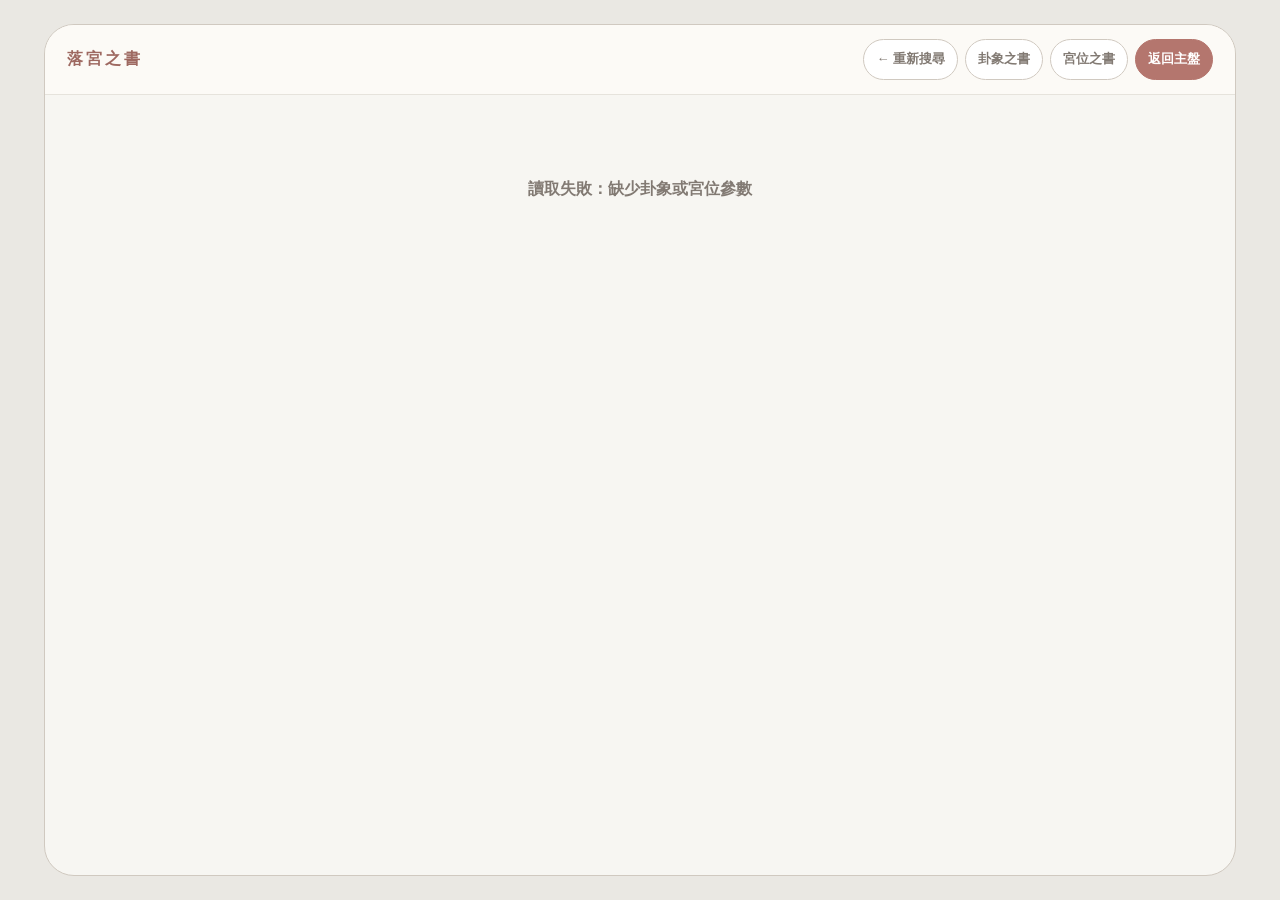
<file: placement-final-core.html>
<!doctype html><html lang="zh-Hant"><head><meta charset="utf-8"><meta name="viewport" content="width=device-width,initial-scale=1,viewport-fit=cover"><title>落宮結果｜沙占起來</title><style>:root{--bg:#EAE8E3;--panel:#F7F6F2;--paper:#FDFBF7;--ink:#5A534D;--muted:#827A73;--line:#D0C9C0;--line2:#E6E3DC;--rose:#B4766E;--rose2:#9E6961;--gold:#C5A87C;--good:#6F9477;--bad:#A65F5F;--neutral:#9A8568}*{box-sizing:border-box}body{margin:0;background:var(--bg);color:var(--ink);font-family:-apple-system,BlinkMacSystemFont,"Noto Sans TC","Microsoft JhengHei",sans-serif;line-height:1.75}a{color:inherit;text-decoration:none}button,select{font:inherit}.wrap{max-width:1240px;margin:auto;padding:24px}.app{min-height:calc(100vh - 48px);background:var(--panel);border:1px solid var(--line);border-radius:30px;overflow:hidden}.top{display:flex;justify-content:space-between;gap:14px;align-items:center;padding:14px 22px;background:#fdfbf7e8;border-bottom:1px solid var(--line2)}.brand{font-weight:1000;letter-spacing:.18em;color:var(--rose2)}.nav{display:flex;gap:7px;flex-wrap:wrap}.pill{display:inline-flex;border:1px solid var(--line);background:#fff;border-radius:999px;padding:8px 12px;font-size:13px;font-weight:900;color:var(--muted)}.pill.primary{background:var(--rose);border-color:var(--rose);color:#fff}main{padding:30px}.search{display:grid;grid-template-columns:1fr 42px 1fr auto;gap:9px;align-items:center;margin-bottom:20px;padding:11px;background:#fff;border:1px solid var(--line2);border-radius:20px}.search select{width:100%;min-width:0;border:1px solid var(--line);background:var(--paper);border-radius:13px;padding:10px;color:var(--ink);font-weight:850}.times{text-align:center;color:var(--gold);font:700 28px Georgia,serif}.go{border:0;background:var(--rose);color:#fff;border-radius:13px;padding:11px 16px;font-weight:1000}.hero{position:relative;overflow:hidden;text-align:center;padding:44px 22px;border:1px solid #d9cbb8;border-radius:30px;background:radial-gradient(circle at 50% 0,#fff8e8,#fffdf7 55%,#f1ece3)}.hero:before{content:"";position:absolute;inset:0;opacity:.42;background-image:repeating-linear-gradient(45deg,var(--line2) 0,var(--line2) 1px,transparent 1px,transparent 42px),repeating-linear-gradient(-45deg,var(--line2) 0,var(--line2) 1px,transparent 1px,transparent 42px)}.hero>*{position:relative}.eyebrow{font-size:12px;font-weight:1000;letter-spacing:.22em;color:var(--rose2)}h1{margin:10px 0 0;font-size:clamp(34px,6vw,62px);letter-spacing:.08em}.sub{margin-top:8px;color:var(--muted);font-weight:850}.summary{max-width:820px;margin:17px auto 0;font-size:18px;font-weight:850;color:#6d5f54}.badge{display:inline-flex;margin-top:15px;border:1px solid #d6c5aa;background:#fff8e8;border-radius:999px;padding:6px 11px;color:#8b714e;font-size:12px;font-weight:1000}.section{margin-top:22px}.section h2{margin:0 0 11px;font-size:27px;letter-spacing:.07em}.grid2{display:grid;grid-template-columns:1fr 1fr;gap:15px}.grid3{display:grid;grid-template-columns:repeat(3,1fr);gap:15px}.card{background:#fff;border:1px solid var(--line2);border-radius:23px;padding:18px}.card h3{margin:0 0 8px}.card p{margin:0;color:var(--muted);font-weight:760}.tags{display:flex;gap:7px;flex-wrap:wrap}.tag{border:1px solid #dfd4c5;background:#fffaf0;border-radius:999px;padding:5px 9px;font-size:12px;font-weight:900}.good{border-top:4px solid var(--good)}.conditional{border-top:4px solid var(--neutral)}.shadow{border-top:4px solid var(--bad)}.formula{display:grid;grid-template-columns:1fr 38px 1fr 38px 1fr;gap:9px}.box{background:#fff;border:1px solid var(--line2);border-radius:21px;padding:17px;min-height:130px}.box span{display:block;margin-top:7px;color:var(--muted);font-weight:760}.op{display:grid;place-items:center;color:var(--gold);font:700 30px Georgia,serif}.numbers{display:grid;grid-template-columns:repeat(5,1fr);gap:11px}.num{background:#fff;border:1px solid var(--line2);border-radius:19px;padding:14px;text-align:center}.num b{display:block;font-size:23px;color:#775f43}.num span{display:block;margin-top:3px;color:var(--muted);font-size:11px;font-weight:900}.abjad>b{font-size:15px}.modes{display:grid;grid-template-columns:1fr 1fr;gap:6px;margin-top:8px}.mode{padding:7px 4px;border:1px solid #e4d8c5;border-radius:12px;background:#fffaf0}.mode strong{display:block;font-size:20px}.mode small{font-size:9px;line-height:1.3;color:var(--muted);font-weight:900}.method,.note{margin-top:11px;padding:13px 15px;border-radius:17px;font-size:13px;font-weight:800}.method{background:#fff;border:1px solid var(--line2);color:var(--muted)}.note{background:#fff8e8;border:1px solid #d9cbb8;color:#7d6849}.loading,.empty{padding:50px;text-align:center;color:var(--muted);font-weight:900}.special{background:linear-gradient(135deg,#fffdf7,#f7efdf)}.scorecard{display:grid;grid-template-columns:140px 1fr;gap:18px;align-items:center}.evidence-wrap{width:120px;height:120px;border-radius:50%;display:grid;place-items:center;background:conic-gradient(var(--rose) 0 270deg,#eadfce 270deg 360deg)}.evidence-core{width:90px;height:90px;border-radius:50%;background:#fff;border:1px solid var(--line2);display:grid;place-items:center;text-align:center;padding:8px}.evidence-core strong{font-size:18px;color:#775f43}.evidence-core small{display:block;font-size:10px;line-height:1.25;color:var(--muted);font-weight:1000}.core-lead h3{margin:0 0 8px}.core-lead p{margin:0;color:var(--muted);font-weight:760}.core-lead .mini{display:inline-flex;margin-top:10px;border:1px solid #dfd4c5;background:#fffaf0;border-radius:999px;padding:5px 10px;font-size:12px;font-weight:900;color:#8b714e}.question-card p+p{margin-top:8px}.question-focus{color:var(--ink)!important;font-weight:850!important}.meta-row{display:flex;gap:8px;flex-wrap:wrap;margin-top:12px}.meta-chip{border:1px solid #dfd4c5;background:#fffaf0;border-radius:999px;padding:5px 9px;font-size:11px;font-weight:900;color:#8b714e}@media(max-width:760px){.wrap{padding:0}.app{border-radius:0;min-height:100vh}main{padding:18px 14px 42px}.top{align-items:flex-start;padding:14px}.nav{gap:5px}.pill{font-size:12px;padding:7px 9px}.search,.grid2,.grid3,.formula{grid-template-columns:1fr}.times,.op{height:30px}.numbers{grid-template-columns:repeat(2,1fr)}.scorecard{grid-template-columns:1fr;justify-items:center;text-align:center}}</style></head><body><div class="wrap"><div class="app"><header class="top"><div class="brand">落宮之書</div><nav class="nav"><a class="pill" href="./placements.html">← 重新搜尋</a><a class="pill" href="./figures.html">卦象之書</a><a class="pill" href="./houses.html">宮位之書</a><a class="pill primary" href="./index.html">返回主盤</a></nav></header><main id="app"><div class="loading">正在讀取正式 256 格落宮資料……</div></main></div></div><script>const DEF={elementOrder:['fire','air','water','earth'],systems:{abjad:{baseValues:{fire:1,air:2,water:3,earth:4}},abdah:{baseValues:{fire:1,air:2,water:4,earth:8}},bazdah:{baseValues:{fire:2,air:7,water:4,earth:8}}}};const FIELD={1:'本人狀態、身體、意圖與事情開端',2:'資源、財物、持有與交易',3:'消息、近人、交流與短程移動',4:'家宅、土地、父母、根基與隱藏事物',5:'子女、懷孕、情愛、喜悅與延續',6:'疾病、受困、服務、失物與隱密問題',7:'伴侶、合作、對手、爭端與被問及的他者',8:'危機、恐懼、遺產與他人資源',9:'遠行、信仰、學習、夢境與遷移',10:'權威、職位、事業、名聲與外在顯化',11:'希望、朋友、盟友、援助與未來利益',12:'隱藏敵對、監禁、慢性壓力、重債與長期困厄',13:'問卜者一側的見證、目的、現況與內在秘密',14:'被問者、目標、客體或他方一側的見證',15:'兩側見證的衡量、平衡與裁決定調',16:'裁決之後的最終落點與結果之結果'};const ROLE={13:'問卜者見證：讀問卜者一側的狀態、目的、現況與內在證詞。',14:'被問者見證：讀目標、客體、他方或所問之事一側的狀態與證詞。',15:'平衡宮：衡量兩側見證，形成裁決與定調。',16:'最終終局：讀裁決之後的最終落點與結果之結果。'};const QMAP={1:['本人狀態','事情開端'],2:['財務與交易','資源是否留得住'],3:['消息與溝通','近人／手足互動'],4:['家宅與土地','根基是否穩定'],5:['情愛與喜悅','子女／懷孕議題'],6:['健康與受困','工作服務／失物'],7:['伴侶與合作','對手與爭端'],8:['危機與風險','遺產／他人資源'],9:['遠行與遷移','學習／信仰／夢境'],10:['事業與職位','名聲／權威關係'],11:['希望能否實現','朋友／盟友援助'],12:['隱藏敵對','長期壓力與受限'],13:['問卜者真正狀態','問卜者內在目的'],14:['被問者／目標狀態','他方隱藏傾向'],15:['兩側如何定調','裁決傾向'],16:['最後會落在哪裡','結果之結果']};const $=s=>document.querySelector(s),esc=v=>String(v??'').replace(/[&<>"']/g,c=>({'&':'&amp;','<':'&lt;','>':'&gt;','"':'&quot;',"'":'&#39;'}[c])),arr=v=>Array.isArray(v)?v:(v==null?[]:[v]);function clean(v){return String(v??'').replace(/\s{2,}/g,' ').trim()}function tags(v,empty='目前沒有獨立標註'){const a=arr(v).filter(Boolean);return a.length?`<div class="tags">${a.map(x=>`<span class="tag">${esc(clean(x))}</span>`).join('')}</div>`:`<div class="empty">${esc(empty)}</div>`}function calc(code,cfg=DEF){const d=String(code||'').split('').map(Number);if(d.length!==4)return{};const o=cfg.elementOrder||DEF.elementOrder,s=cfg.systems||DEF.systems,b=n=>s[n]?.baseValues||DEF.systems[n].baseValues,open=n=>o.reduce((a,e,i)=>a+(d[i]===1?Number(b(n)[e]||0):0),0),weighted=n=>o.reduce((a,e,i)=>a+Number(b(n)[e]||0)*(d[i]===2?2:1),0);return{ao:open('abjad'),aw:weighted('abjad'),ad:open('abdah'),bz:open('bazdah'),pd:d.reduce((a,x)=>a+x,0)}}function value(f,k){const v=f?.numbers?.[k];return v&&typeof v==='object'?(v.value??'—'):(v??'—')}function evidence(p){const structural=arr(p.refs).some(x=>x?.supportType==='direct-structural-constraint');if(p.status==='page-verified-contextual-inference')return{key:'推論',label:'脈絡推論',reason:'缺少直接逐宮記載，採用已逐頁核實的同系統脈絡作保守推讀。'};if(structural)return{key:'結構',label:'結構直載',reason:'來源直接記載的是生成／結構限制，不把不出現自行翻成吉凶。'};return{key:'直載',label:'逐頁核實',reason:'由已逐頁核實的直接逐宮或特殊宮位記載整理。'}}function conditionTags(p,h){const structural=arr(p.refs).some(x=>x?.supportType==='direct-structural-constraint'),both=arr(p.fav).length&&arr(p.unfav).length;if(structural)return['結構限制','不直接判凶',h.interactionType];if(p.status==='page-verified-contextual-inference')return['脈絡推論','保守讀取',h.interactionType];if(both)return['正負並存','需結合全盤',h.interactionType];if(arr(p.fav).length)return['偏向有利','仍需結合全盤',h.interactionType];if(arr(p.unfav).length)return['風險偏重','檢查全盤支援',h.interactionType];return[h.interactionType,'不預設吉凶']}function publicNotes(p,h){const out=[],structural=arr(p.refs).some(x=>x?.supportType==='direct-structural-constraint');if(p.status==='page-verified-contextual-inference')out.push('此格目前沒有直接逐宮記載，只作保守脈絡推讀。');if(structural)out.push('此條屬生成／結構限制，不應直接翻成吉凶。');if(arr(p.fav).length&&arr(p.unfav).length)out.push('本格有利與風險訊號並存，需結合全盤條件判讀。');if(h.number>=13)out.push(ROLE[h.number]);return out}function questionHTML(p,h){const q=QMAP[h.number]||['此事目前如何發展','應優先注意什麼'],fav=arr(p.fav),bad=arr(p.unfav),focus=fav[0]||bad[0]||h.interactionType,risk=bad[0]||'目前沒有獨立風險標註';return `<article class="card question-card"><h3>${esc(q[0])}</h3><p class="question-focus">${esc(clean(p.core))}</p><p>優先觀察：${esc(focus)}</p></article><article class="card question-card"><h3>${esc(q[1])}</h3><p class="question-focus">${esc(risk)}</p><p>判讀方式：${esc(h.interactionType)}，並與全盤其他位置交叉確認。</p></article>`}function render({f,h,figures,houses,p,cfg}){const hl=h.publicLabel||`第${h.number}宮`,n=calc(f.dotCode,cfg),ev=evidence(p),nature=arr(f.minimalCore).join('、')||f.zhName,field=FIELD[h.number]||h.role||hl,notes=publicNotes(p,h),home=Number(f.zanatiPosition||0),moved=!!f.movedInZanati;document.title=`${clean(f.zhName)} × ${hl}｜落宮之書`;$('#app').innerHTML=`<form class="search" id="search"><select id="sf">${figures.map(x=>`<option value="${esc(x.id)}" ${x.id===f.id?'selected':''}>${esc(x.zhName)} · ${esc(x.latinName||'')} · ${esc(x.dotCode||'')}</option>`).join('')}</select><div class="times">×</div><select id="sh">${houses.map(x=>`<option value="${esc(x.id)}" ${x.id===h.id?'selected':''}>${esc(x.publicLabel||`第${x.number}宮`)}</option>`).join('')}</select><button class="go">搜尋</button></form><section class="hero"><div class="eyebrow">PLACEMENT RESULT</div><h1>${esc(clean(f.zhName))} × ${esc(hl)}</h1><div class="sub">${esc(f.latinName||'')} · ${esc(f.dotCode||'')} × ${esc(h.element||'')}</div><p class="summary">${esc(clean(p.core||''))}</p><span class="badge">正式 256 格 · ${esc(ev.label)}</span></section><section class="section"><h2>核心判讀</h2><div class="grid2"><article class="card"><div class="scorecard"><div class="evidence-wrap"><div class="evidence-core"><div><strong>${esc(ev.key)}</strong><small>${esc(ev.label)}</small></div></div></div><div class="core-lead"><h3>${esc(h.interactionType||'情境轉化')}</h3><p>${esc(ev.reason)}</p><span class="mini">${esc(p.status==='page-verified-contextual-inference'?'保守推讀':'正式內容')}</span><div class="meta-row"><span class="meta-chip">al-Zanati 位 ${esc(String(home||'—'))}</span>${moved?'<span class="meta-chip">位移卦</span>':''}</div></div></div></article><article class="card"><h3>直接表現</h3>${tags(arr(f.minimalCore),'目前沒有獨立卦象標籤')}</article></div></section><section class="section"><h2>表現方向</h2><div class="grid3"><article class="card good"><h3>有利表現</h3>${tags(p.fav,'本格沒有獨立有利標註')}</article><article class="card conditional"><h3>條件表現</h3>${tags(conditionTags(p,h),'需結合全盤')}</article><article class="card shadow"><h3>陰影表現</h3>${tags(p.unfav,'本格沒有獨立風險標註')}</article></div></section><section class="section"><h2>為什麼這樣讀</h2><div class="formula"><div class="box"><b>${esc(f.zhName)}</b><span>${esc(nature)}</span></div><div class="op">×</div><div class="box"><b>${esc(hl)}</b><span>${esc(field)}</span></div><div class="op">=</div><div class="box"><b>${esc(h.interactionType||'情境轉化')}</b><span>${esc(clean(p.core||''))}</span></div></div></section><section class="section"><h2>實務問題入口</h2><div class="grid2">${questionHTML(p,h)}</div></section><section class="section"><h2>數值層</h2><div class="numbers"><div class="num"><b>${esc(String(value(f,'triangular')))}</b><span>三角數</span></div><div class="num abjad"><b>Abjad</b><div class="modes"><div class="mode"><strong>${esc(String(n.ao??'—'))}</strong><small>時間／應期<br>只算單點</small></div><div class="mode"><strong>${esc(String(n.aw??'—'))}</strong><small>空間／尺寸<br>雙點×2</small></div></div></div><div class="num"><b>${esc(String(n.ad??'—'))}</b><span>Abdah<br>只算單點</span></div><div class="num"><b>${esc(String(n.bz??'—'))}</b><span>Bazdah<br>只算單點</span></div><div class="num"><b>${esc(String(n.pd??'—'))}</b><span>實點數</span></div></div><div class="method"><b>運算分流：</b>Abjad 時間／應期只取開放單點；物理空間／尺寸採單點×1、雙點×2。Abdah 與 Bazdah 忽略關閉雙點。落宮判讀只讀正式 canonical 256 內容，不使用舊 generated matrix 或舊 specific override。</div></section>${h.number>=13?`<section class="section"><article class="card special"><h3>裁決結構角色</h3><p>${esc(ROLE[h.number]||'')}</p></article></section>`:''}${notes.length?`<section class="section"><article class="card"><h3>判讀註記</h3>${notes.map(x=>`<p>${esc(clean(x))}</p>`).join('')}</article></section>`:''}`;$('#search').addEventListener('submit',ev=>{ev.preventDefault();location.href=`./placement.html?figure=${encodeURIComponent($('#sf').value)}&house=${encodeURIComponent($('#sh').value)}`})}async function load(){try{const q=new URLSearchParams(location.search),fid=q.get('figure'),hid=q.get('house');if(!fid||!hid)throw new Error('缺少卦象或宮位參數');const[fr,cr,cfgR]=await Promise.all([fetch('./data/figures/index.json',{cache:'no-store'}),fetch('./data/placements/v2/canonical-256-v1.json',{cache:'no-store'}),fetch('./data/figures/numeric-systems.json',{cache:'no-store'}).catch(()=>null)]);if(!fr.ok||!cr.ok)throw new Error('正式資料讀取失敗');const[figures,c]=await Promise.all([fr.json(),cr.json()]);if(!c?.canonical||c?.coverage?.total!==256)throw new Error('256 格母檔驗證失敗');const f=figures.find(x=>x.id===fid),h=c.houses.find(x=>x.id===hid||String(x.number)===String(hid).replace(/\D/g,''));if(!f||!h)throw new Error('找不到卦象或宮位');const sr=await fetch(h.shard,{cache:'no-store'});if(!sr.ok)throw new Error(`宮位分片讀取失敗：${sr.status}`);const shard=await sr.json(),p=arr(shard.records).find(x=>x.f===fid&&Number(x.h)===Number(h.number));if(!p)throw new Error('正式 256 格中找不到此組合');let cfg=DEF;if(cfgR?.ok){try{cfg=await cfgR.json()}catch{}}render({f,h,figures,houses:c.houses,p,cfg})}catch(e){$('#app').innerHTML=`<div class="loading">讀取失敗：${esc(e.message||e)}</div>`}}load();</script></body></html>
</file>
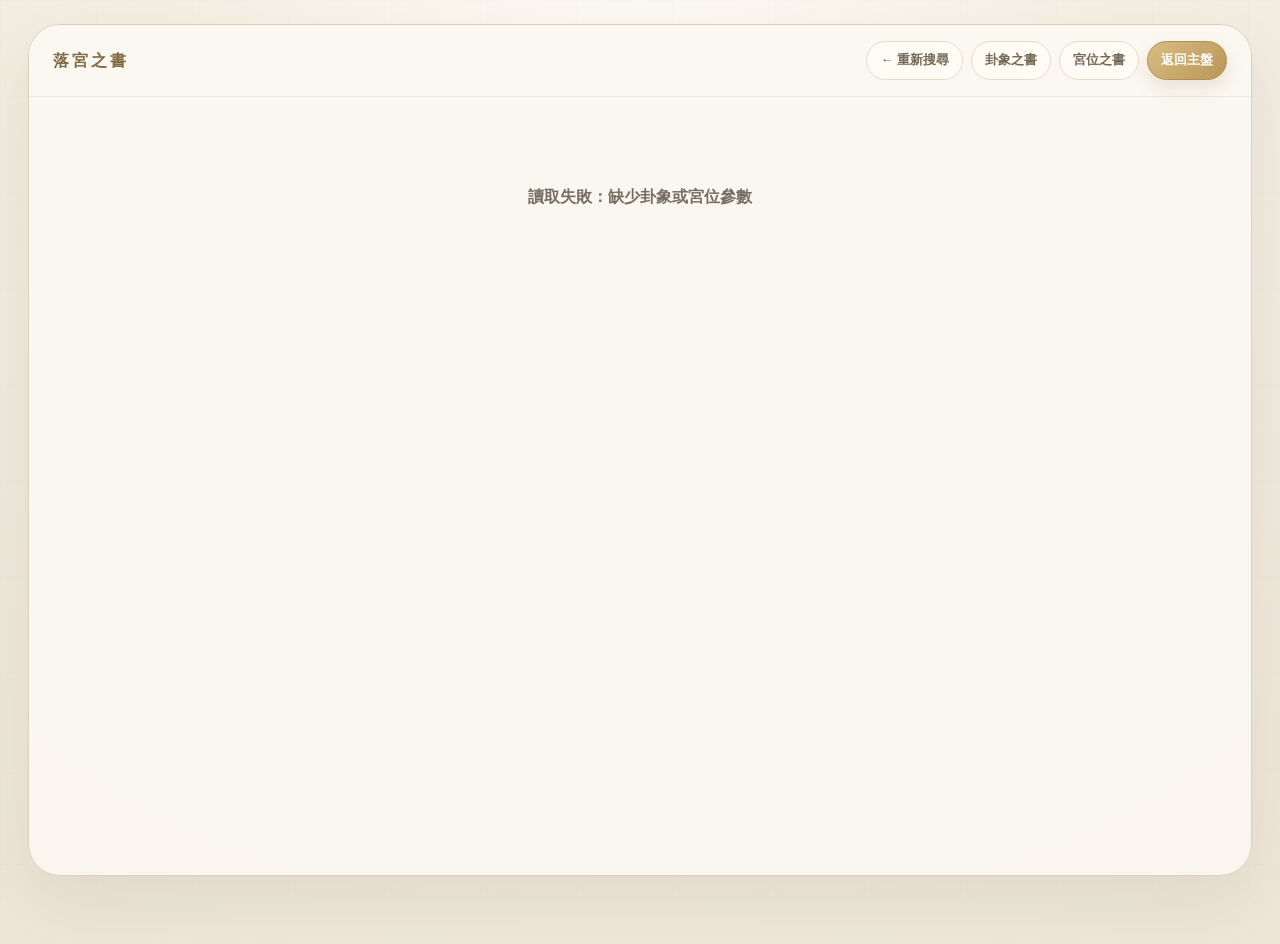
<file: placement.html>
<!doctype html><html lang="zh-Hant"><head><meta charset="utf-8"><meta name="viewport" content="width=device-width,initial-scale=1,viewport-fit=cover"><title>落宮結果｜沙占起來</title></head><body><script>location.replace('./placement-reader.html'+location.search+location.hash)</script><noscript><a href="./placement-reader.html">前往落宮之書</a></noscript></body></html>
</file>
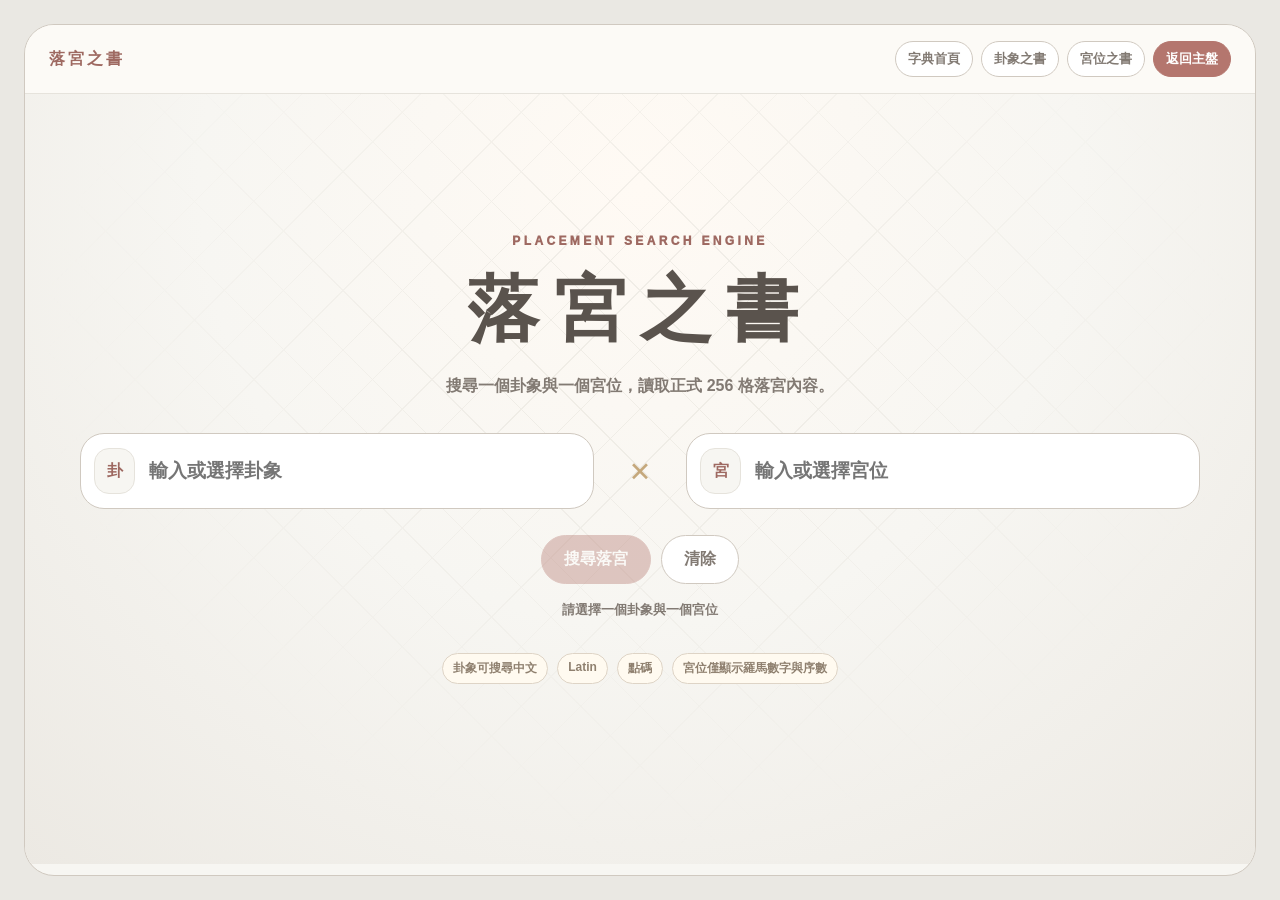
<file: placements.html>
<!doctype html>
<html lang="zh-Hant">
<head>
<meta charset="utf-8"><meta name="viewport" content="width=device-width,initial-scale=1,viewport-fit=cover"><title>落宮之書｜沙占起來</title>
<style>
:root{--bg:#EAE8E3;--panel:#F7F6F2;--paper:#FDFBF7;--ink:#5A534D;--muted:#827A73;--soft:#99928A;--line:#D0C9C0;--line2:#E6E3DC;--rose:#B4766E;--rose2:#9E6961;--gold:#C5A87C}*{box-sizing:border-box}body{margin:0;min-height:100vh;background:var(--bg);color:var(--ink);font-family:-apple-system,BlinkMacSystemFont,"Noto Sans TC","Microsoft JhengHei",sans-serif}a{color:inherit;text-decoration:none}button,input{font:inherit}.wrap{min-height:100vh;padding:24px}.app{min-height:calc(100vh - 48px);background:var(--panel);border:1px solid var(--line);border-radius:30px;overflow:hidden}.topbar{display:flex;justify-content:space-between;gap:18px;align-items:center;padding:16px 24px;background:#fdfbf7e8;border-bottom:1px solid var(--line2)}.brand{font-weight:1000;letter-spacing:.18em;color:var(--rose2)}.nav{display:flex;gap:8px;flex-wrap:wrap}.pill{display:inline-flex;border:1px solid var(--line);background:#fff;border-radius:999px;padding:8px 12px;font-size:13px;font-weight:900;color:var(--muted)}.pill.primary{background:var(--rose);border-color:var(--rose);color:#fff}.stage{position:relative;min-height:calc(100vh - 130px);display:grid;place-items:center;padding:56px 28px 96px;background:radial-gradient(circle at 50% 12%,#fffaf4 0,#f7f6f2 48%,#ece9e3 100%)}.stage:before{content:"";position:absolute;inset:0;opacity:.52;background-image:repeating-linear-gradient(45deg,var(--line2) 0,var(--line2) 1px,transparent 1px,transparent 42px),repeating-linear-gradient(-45deg,var(--line2) 0,var(--line2) 1px,transparent 1px,transparent 42px);-webkit-mask-image:radial-gradient(ellipse at 50% 34%,#000 0 18%,transparent 69%);mask-image:radial-gradient(ellipse at 50% 34%,#000 0 18%,transparent 69%)}.engine{position:relative;z-index:2;width:min(1120px,100%);text-align:center}.eyebrow{font-size:12px;font-weight:1000;letter-spacing:.28em;color:var(--rose2)}h1{margin:14px 0 0;font-size:clamp(38px,6vw,72px);letter-spacing:.2em}.lead{margin:18px auto 36px;color:var(--muted);font-weight:800}.formula{display:grid;grid-template-columns:minmax(0,1fr) 72px minmax(0,1fr);gap:10px;align-items:start}.combo{position:relative;text-align:left}.field{display:flex;align-items:center;min-height:76px;background:#fff;border:1px solid var(--line);border-radius:24px}.field:focus-within{border-color:var(--gold);box-shadow:0 0 0 4px #c5a87c20}.icon{width:46px;height:46px;margin-left:13px;border-radius:15px;display:grid;place-items:center;background:var(--panel);border:1px solid var(--line2);color:var(--rose2);font-weight:1000}.field input{width:100%;min-width:0;border:0;outline:0;background:transparent;padding:18px 14px;color:var(--ink);font-size:19px;font-weight:900}.times{height:76px;display:grid;place-items:center;color:var(--gold);font:700 38px Georgia,serif}.dropdown{position:absolute;left:0;right:0;top:calc(100% + 10px);z-index:20;display:none;max-height:390px;overflow:auto;background:#fffdf9;border:1px solid #d8cbb9;border-radius:22px;padding:8px;box-shadow:0 24px 60px #3d2d1e26}.dropdown.open{display:block}.option{width:100%;display:grid;grid-template-columns:1fr auto;gap:14px;align-items:center;border:0;background:transparent;border-radius:16px;padding:12px 13px;text-align:left;color:var(--ink);cursor:pointer}.option:hover{background:#f7efe1}.title{font-weight:1000;font-size:16px}.meta{display:block;margin-top:2px;color:var(--soft);font-size:12px;font-weight:850}.code{color:#9a7b4f;font-size:12px;font-weight:1000}.actions{display:flex;gap:10px;justify-content:center;margin-top:26px}.searchBtn,.resetBtn{border-radius:999px;padding:13px 22px;font-weight:1000}.searchBtn{border:1px solid var(--rose);background:var(--rose);color:#fff}.searchBtn:disabled{opacity:.38}.resetBtn{border:1px solid var(--line);background:#fff;color:var(--muted)}.status{min-height:28px;margin-top:17px;color:var(--muted);font-size:13px;font-weight:800}.hintRow{display:flex;justify-content:center;gap:9px;flex-wrap:wrap;margin-top:24px}.hint{border:1px solid #ded4c6;background:#fffaf0;border-radius:999px;padding:6px 10px;color:#8f806f;font-size:12px;font-weight:850}@media(max-width:820px){.wrap{padding:0}.app{border-radius:0;min-height:100vh}.topbar{align-items:flex-start;padding:14px}.stage{min-height:calc(100vh - 108px);padding:44px 16px 82px}.formula{grid-template-columns:1fr}.times{height:44px}.nav{gap:5px}.pill{font-size:12px;padding:7px 9px}}
</style>
</head>
<body><div class="wrap"><div class="app"><header class="topbar"><div class="brand">落宮之書</div><nav class="nav"><a class="pill" href="./dictionary.html">字典首頁</a><a class="pill" href="./figures.html">卦象之書</a><a class="pill" href="./houses.html">宮位之書</a><a class="pill primary" href="./index.html">返回主盤</a></nav></header><main class="stage"><section class="engine"><div class="eyebrow">PLACEMENT SEARCH ENGINE</div><h1>落宮之書</h1><p class="lead">搜尋一個卦象與一個宮位，讀取正式 256 格落宮內容。</p><div class="formula"><div class="combo" id="fc"><div class="field"><span class="icon">卦</span><input id="fi" placeholder="輸入或選擇卦象" autocomplete="off"></div><div class="dropdown" id="fl"></div></div><div class="times">×</div><div class="combo" id="hc"><div class="field"><span class="icon">宮</span><input id="hi" placeholder="輸入或選擇宮位" autocomplete="off"></div><div class="dropdown" id="hl"></div></div></div><div class="actions"><button id="go" class="searchBtn" disabled>搜尋落宮</button><button id="reset" class="resetBtn">清除</button></div><div id="status" class="status">正在讀取正式落宮索引……</div><div class="hintRow"><span class="hint">卦象可搜尋中文</span><span class="hint">Latin</span><span class="hint">點碼</span><span class="hint">宮位僅顯示羅馬數字與序數</span></div></section></main></div></div>
<script>
const state={f:[],h:[],sf:null,sh:null};
const $=s=>document.querySelector(s),norm=v=>String(v??'').toLowerCase().normalize('NFKC').replace(/\s+/g,''),esc=v=>String(v??'').replace(/[&<>"']/g,c=>({'&':'&amp;','<':'&lt;','>':'&gt;','"':'&quot;',"'":'&#39;'}[c]));
const ROMAN={1:'Ⅰ',2:'Ⅱ',3:'Ⅲ',4:'Ⅳ',5:'Ⅴ',6:'Ⅵ',7:'Ⅶ',8:'Ⅷ',9:'Ⅸ',10:'Ⅹ',11:'Ⅺ',12:'Ⅻ',13:'ⅩⅢ',14:'ⅩⅣ',15:'ⅩⅤ',16:'ⅩⅥ'};
const ORDINAL={1:'第一宮',2:'第二宮',3:'第三宮',4:'第四宮',5:'第五宮',6:'第六宮',7:'第七宮',8:'第八宮',9:'第九宮',10:'第十宮',11:'第十一宮',12:'第十二宮',13:'第十三宮',14:'第十四宮',15:'第十五宮',16:'第十六宮'};
const label=h=>ORDINAL[Number(h?.number)]||`第${h?.number}宮`;
function ftext(x){return norm([x.zhName,x.latinName,x.id,x.dotCode,x.element,x.planet,x.zodiac].join(' '))}
function htext(x){return norm([label(x),ROMAN[x.number],x.number,`第${x.number}宮`,x.element].join(' '))}
function render(type){const input=$(type==='f'?'#fi':'#hi'),list=$(type==='f'?'#fl':'#hl'),data=type==='f'?state.f:state.h,q=norm(input.value),items=data.filter(x=>x._s.includes(q)).slice(0,10);list.innerHTML=items.length?items.map(x=>type==='f'?`<button class="option" data-type="f" data-id="${esc(x.id)}"><span><span class="title">${esc(x.zhName)}</span><span class="meta">${esc(x.latinName||'')} · ${esc(x.element||'')}</span></span><span class="code">${esc(x.dotCode||'')}</span></button>`:`<button class="option" data-type="h" data-id="${esc(x.id)}"><span><span class="title">${esc(label(x))}</span><span class="meta">${esc(x.element||'')}</span></span><span class="code">${esc(ROMAN[x.number]||'')}</span></button>`).join(''):'<div class="status">找不到符合項目</div>';list.classList.add('open')}
function select(type,id){if(type==='f'){state.sf=state.f.find(x=>x.id===id);$('#fi').value=`${state.sf.zhName} · ${state.sf.latinName}`;$('#fl').classList.remove('open')}else{state.sh=state.h.find(x=>x.id===id);$('#hi').value=label(state.sh);$('#hl').classList.remove('open')}ready()}
function ready(){const ok=state.sf&&state.sh;$('#go').disabled=!ok;$('#status').textContent=ok?`${state.sf.zhName} × ${ROMAN[state.sh.number]||''} · ${label(state.sh)}`:'請選擇一個卦象與一個宮位'}
async function load(){try{const[fr,cr]=await Promise.all([fetch('./data/figures/index.json',{cache:'no-store'}),fetch('./data/placements/v2/canonical-256-v1.json',{cache:'no-store'})]);if(!fr.ok||!cr.ok)throw new Error('正式索引讀取失敗');const[f,c]=await Promise.all([fr.json(),cr.json()]);if(!c?.canonical||c?.coverage?.total!==256)throw new Error('256 格母檔驗證失敗');state.f=f.map(x=>({...x,_s:ftext(x)}));state.h=c.houses.map(x=>({...x,_s:htext(x)}));ready()}catch(e){$('#status').textContent=`載入失敗：${e.message}`}}
$('#fi').addEventListener('focus',()=>render('f'));$('#hi').addEventListener('focus',()=>render('h'));$('#fi').addEventListener('input',()=>{state.sf=null;render('f');ready()});$('#hi').addEventListener('input',()=>{state.sh=null;render('h');ready()});document.addEventListener('click',e=>{const o=e.target.closest('.option');if(o)select(o.dataset.type,o.dataset.id);if(!e.target.closest('#fc'))$('#fl').classList.remove('open');if(!e.target.closest('#hc'))$('#hl').classList.remove('open')});$('#go').addEventListener('click',()=>{if(state.sf&&state.sh)location.href=`./placement.html?figure=${encodeURIComponent(state.sf.id)}&house=${encodeURIComponent(state.sh.id)}`});$('#reset').addEventListener('click',()=>{state.sf=state.sh=null;$('#fi').value='';$('#hi').value='';ready()});load();
</script></body></html>
</file>
